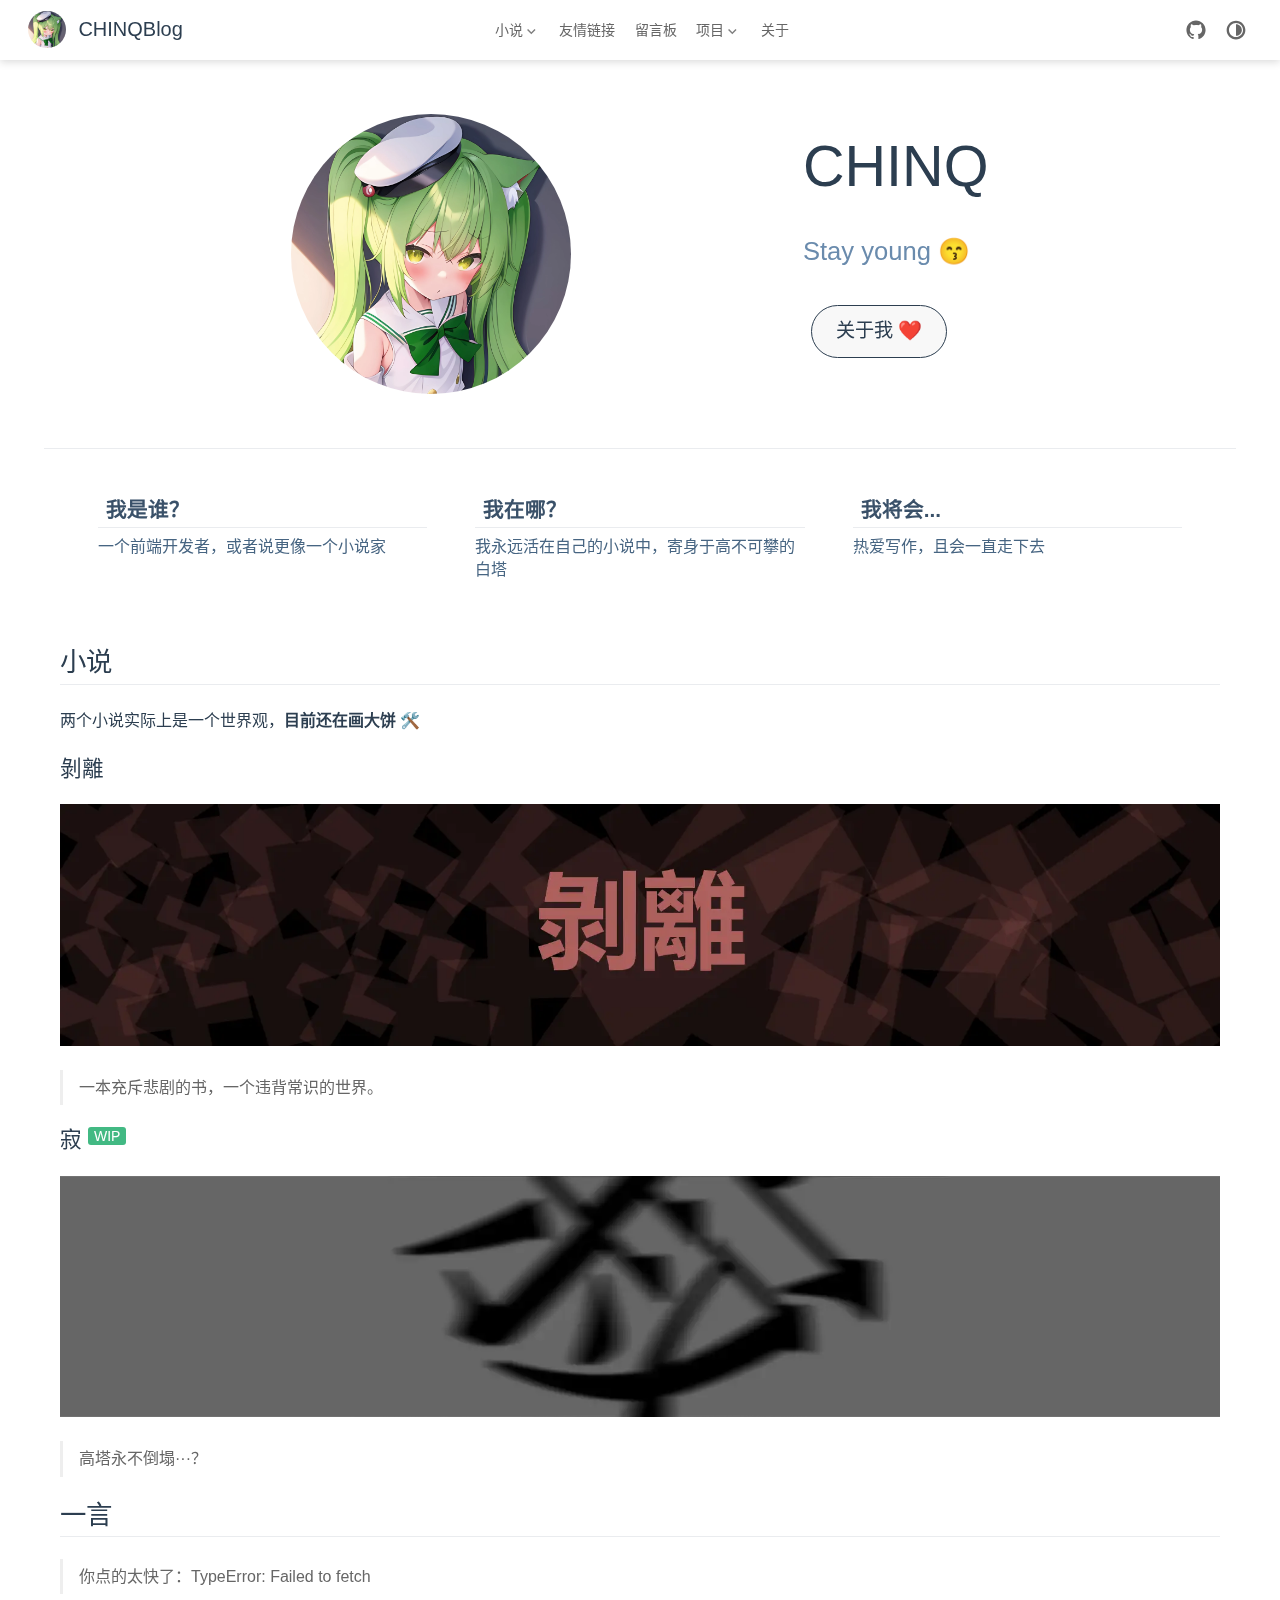
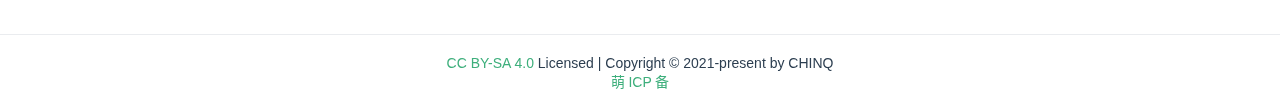
<file: index.html>
<!DOCTYPE html>
<html lang="zh-CN" data-theme="light">
  <head>
    <meta charset="utf-8" />
    <meta name="viewport" content="width=device-width,initial-scale=1" />
    <meta name="generator" content="VuePress 2.0.0-beta.59" />
    <meta name="theme" content="VuePress Theme Hope" />
    <meta property="og:url" content="https://www.chinq.xyz/"><meta property="og:site_name" content="CHINQBlog"><meta property="og:title" content="主页"><meta property="og:description" content="小说 两个小说实际上是一个世界观，目前还在画大饼 🛠️ 剝離 ![undefinedbanner (/assets/imgs/novels/undefinedbanner.webp)](/novels/undefined.md) 一本充斥悲剧的书，一个违背常识的世界。 寂 ![silentbanner (/assets/imgs/novels/sil..."><meta property="og:type" content="website"><meta property="og:updated_time" content="2022-12-11T06:08:05.000Z"><meta property="og:locale" content="zh-CN"><meta property="article:modified_time" content="2022-12-11T06:08:05.000Z"><link rel="manifest" href="/manifest.webmanifest"><meta name="theme-color" content="#3eaf7c"><link rel="icon" href="/assets/imgs/icons/favicon-192x192.png"><link rel="apple-touch-icon" href="/assets/imgs/icons/favicon-192x192.png"><title>主页 | CHINQBlog</title><meta name="description" content="小说 两个小说实际上是一个世界观，目前还在画大饼 🛠️ 剝離 ![undefinedbanner (/assets/imgs/novels/undefinedbanner.webp)](/novels/undefined.md) 一本充斥悲剧的书，一个违背常识的世界。 寂 ![silentbanner (/assets/imgs/novels/sil...">
    <style>
      :root {
        --bg-color: #fff;
      }

      html[data-theme="dark"] {
        --bg-color: #1d2025;
      }

      html,
      body {
        background: var(--bg-color);
      }
    </style>
    <script>
      const userMode = localStorage.getItem("vuepress-theme-hope-scheme");
      const systemDarkMode =
        window.matchMedia &&
        window.matchMedia("(prefers-color-scheme: dark)").matches;

      if (userMode === "dark" || (userMode !== "light" && systemDarkMode)) {
        document.querySelector("html").setAttribute("data-theme", "dark");
      }
    </script>
    <link rel="preload" href="/assets/style-93816b7b.css" as="style"><link rel="stylesheet" href="/assets/style-93816b7b.css">
    <link rel="modulepreload" href="/assets/app-7c7adbe4.js"><link rel="modulepreload" href="/assets/framework-7146a8c9.js"><link rel="modulepreload" href="/assets/index.html-891f88a5.js"><link rel="modulepreload" href="/assets/silent_banner-d912d6e5.js"><link rel="modulepreload" href="/assets/index.html-a634930b.js"><link rel="prefetch" href="/assets/index.html-0d34e89c.js" as="script"><link rel="prefetch" href="/assets/index.html-74a29386.js" as="script"><link rel="prefetch" href="/assets/index.html-dcef21cf.js" as="script"><link rel="prefetch" href="/assets/index.html-d102ed6a.js" as="script"><link rel="prefetch" href="/assets/silent.html-c6f75f31.js" as="script"><link rel="prefetch" href="/assets/undefined.html-23b0f994.js" as="script"><link rel="prefetch" href="/assets/404.html-1e4e900e.js" as="script"><link rel="prefetch" href="/assets/index.html-7737e9f5.js" as="script"><link rel="prefetch" href="/assets/index.html-490bdebd.js" as="script"><link rel="prefetch" href="/assets/index.html-6ce9cf96.js" as="script"><link rel="prefetch" href="/assets/index.html-20e6e57f.js" as="script"><link rel="prefetch" href="/assets/silent.html-a4b2692c.js" as="script"><link rel="prefetch" href="/assets/undefined.html-66666f25.js" as="script"><link rel="prefetch" href="/assets/404.html-327017ec.js" as="script"><link rel="prefetch" href="/assets/photoswipe.esm-a9093b7c.js" as="script"><link rel="prefetch" href="/assets/giscus-cb5b3b13.js" as="script"><link rel="prefetch" href="/assets/friendlink-f0e5b8eb.js" as="script"><link rel="prefetch" href="/assets/hitokoto-d32e6290.js" as="script">
  </head>
  <body>
    <div id="app"><!--[--><!--[--><!--[--><span tabindex="-1"></span><a href="#main-content" class="skip-link sr-only">跳至主要內容</a><!--]--><div class="theme-container no-sidebar"><!--[--><!--[--><header class="navbar"><div class="navbar-left"><button class="toggle-sidebar-button" title="Toggle Sidebar"><span class="icon"></span></button><!--[--><!----><!--]--><a aria-current="page" href="/" class="router-link-active router-link-exact-active brand"><img class="logo" src="/assets/imgs/icons/avatar.webp" alt="CHINQBlog"><!----><span class="site-name hide-in-pad">CHINQBlog</span></a><!--[--><!----><!--]--></div><div class="navbar-center"><!--[--><!----><!--]--><nav class="nav-links"><div class="nav-item hide-in-mobile"><div class="dropdown-wrapper"><button class="dropdown-title" type="button" aria-label="小说"><span class="title"><span class="icon iconfont icon-read"></span>小说</span><span class="arrow"></span><ul class="nav-dropdown"><li class="dropdown-item"><a href="/novels/undefined.html" class="nav-link" aria-label="剝離"><!---->剝離<!----></a></li><li class="dropdown-item"><a href="/novels/silent.html" class="nav-link" aria-label="寂"><span class="icon iconfont icon-edit"></span>寂<!----></a></li></ul></button></div></div><div class="nav-item hide-in-mobile"><a href="/links/" class="nav-link" aria-label="友情链接"><span class="icon iconfont icon-link"></span>友情链接<!----></a></div><div class="nav-item hide-in-mobile"><a href="/comments/" class="nav-link" aria-label="留言板"><span class="icon iconfont icon-comment"></span>留言板<!----></a></div><div class="nav-item hide-in-mobile"><div class="dropdown-wrapper"><button class="dropdown-title" type="button" aria-label="项目"><span class="title"><span class="icon iconfont icon-folder"></span>项目</span><span class="arrow"></span><ul class="nav-dropdown"><li class="dropdown-item"><a href="https://rpe.chinq.xyz" rel="noopener noreferrer" target="_blank" aria-label="RPE Guide" class="nav-link"><!---->RPE Guide<span><svg class="external-link-icon" xmlns="http://www.w3.org/2000/svg" aria-hidden="true" focusable="false" x="0px" y="0px" viewBox="0 0 100 100" width="15" height="15"><path fill="currentColor" d="M18.8,85.1h56l0,0c2.2,0,4-1.8,4-4v-32h-8v28h-48v-48h28v-8h-32l0,0c-2.2,0-4,1.8-4,4v56C14.8,83.3,16.6,85.1,18.8,85.1z"></path><polygon fill="currentColor" points="45.7,48.7 51.3,54.3 77.2,28.5 77.2,37.2 85.2,37.2 85.2,14.9 62.8,14.9 62.8,22.9 71.5,22.9"></polygon></svg><span class="external-link-icon-sr-only">open in new window</span></span><!----></a></li><li class="dropdown-item"><a href="https://todos.chinq.xyz" rel="noopener noreferrer" target="_blank" aria-label="Todos!" class="nav-link"><!---->Todos!<span><svg class="external-link-icon" xmlns="http://www.w3.org/2000/svg" aria-hidden="true" focusable="false" x="0px" y="0px" viewBox="0 0 100 100" width="15" height="15"><path fill="currentColor" d="M18.8,85.1h56l0,0c2.2,0,4-1.8,4-4v-32h-8v28h-48v-48h28v-8h-32l0,0c-2.2,0-4,1.8-4,4v56C14.8,83.3,16.6,85.1,18.8,85.1z"></path><polygon fill="currentColor" points="45.7,48.7 51.3,54.3 77.2,28.5 77.2,37.2 85.2,37.2 85.2,14.9 62.8,14.9 62.8,22.9 71.5,22.9"></polygon></svg><span class="external-link-icon-sr-only">open in new window</span></span><!----></a></li></ul></button></div></div><div class="nav-item hide-in-mobile"><a href="/about/" class="nav-link" aria-label="关于"><span class="icon iconfont icon-like"></span>关于<!----></a></div></nav><!--[--><!----><!--]--></div><div class="navbar-right"><!--[--><!----><!--]--><!----><div class="nav-item"><a class="repo-link" href="https://github.com/CQBerry/self" target="_blank" rel="noopener noreferrer" aria-label="GitHub"><svg xmlns="http://www.w3.org/2000/svg" class="icon github-icon" viewBox="0 0 1024 1024" fill="currentColor" aria-label="github icon" style="width:1.25rem;height:1.25rem;vertical-align:middle;"><path d="M511.957 21.333C241.024 21.333 21.333 240.981 21.333 512c0 216.832 140.544 400.725 335.574 465.664 24.49 4.395 32.256-10.07 32.256-23.083 0-11.69.256-44.245 0-85.205-136.448 29.61-164.736-64.64-164.736-64.64-22.315-56.704-54.4-71.765-54.4-71.765-44.587-30.464 3.285-29.824 3.285-29.824 49.195 3.413 75.179 50.517 75.179 50.517 43.776 75.008 114.816 53.333 142.762 40.79 4.523-31.66 17.152-53.377 31.19-65.537-108.971-12.458-223.488-54.485-223.488-242.602 0-53.547 19.114-97.323 50.517-131.67-5.035-12.33-21.93-62.293 4.779-129.834 0 0 41.258-13.184 134.912 50.346a469.803 469.803 0 0 1 122.88-16.554c41.642.213 83.626 5.632 122.88 16.554 93.653-63.488 134.784-50.346 134.784-50.346 26.752 67.541 9.898 117.504 4.864 129.834 31.402 34.347 50.474 78.123 50.474 131.67 0 188.586-114.73 230.016-224.042 242.09 17.578 15.232 33.578 44.672 33.578 90.454v135.85c0 13.142 7.936 27.606 32.854 22.87C862.25 912.597 1002.667 728.747 1002.667 512c0-271.019-219.648-490.667-490.71-490.667z"></path></svg></a></div><div class="nav-item hide-in-mobile"><button id="appearance-switch"><svg xmlns="http://www.w3.org/2000/svg" class="icon auto-icon" viewBox="0 0 1024 1024" fill="currentColor" aria-label="auto icon" style="display:block;"><path d="M512 992C246.92 992 32 777.08 32 512S246.92 32 512 32s480 214.92 480 480-214.92 480-480 480zm0-840c-198.78 0-360 161.22-360 360 0 198.84 161.22 360 360 360s360-161.16 360-360c0-198.78-161.22-360-360-360zm0 660V212c165.72 0 300 134.34 300 300 0 165.72-134.28 300-300 300z"></path></svg><svg xmlns="http://www.w3.org/2000/svg" class="icon dark-icon" viewBox="0 0 1024 1024" fill="currentColor" aria-label="dark icon" style="display:none;"><path d="M524.8 938.667h-4.267a439.893 439.893 0 0 1-313.173-134.4 446.293 446.293 0 0 1-11.093-597.334A432.213 432.213 0 0 1 366.933 90.027a42.667 42.667 0 0 1 45.227 9.386 42.667 42.667 0 0 1 10.24 42.667 358.4 358.4 0 0 0 82.773 375.893 361.387 361.387 0 0 0 376.747 82.774 42.667 42.667 0 0 1 54.187 55.04 433.493 433.493 0 0 1-99.84 154.88 438.613 438.613 0 0 1-311.467 128z"></path></svg><svg xmlns="http://www.w3.org/2000/svg" class="icon light-icon" viewBox="0 0 1024 1024" fill="currentColor" aria-label="light icon" style="display:none;"><path d="M952 552h-80a40 40 0 0 1 0-80h80a40 40 0 0 1 0 80zM801.88 280.08a41 41 0 0 1-57.96-57.96l57.96-58a41.04 41.04 0 0 1 58 58l-58 57.96zM512 752a240 240 0 1 1 0-480 240 240 0 0 1 0 480zm0-560a40 40 0 0 1-40-40V72a40 40 0 0 1 80 0v80a40 40 0 0 1-40 40zm-289.88 88.08-58-57.96a41.04 41.04 0 0 1 58-58l57.96 58a41 41 0 0 1-57.96 57.96zM192 512a40 40 0 0 1-40 40H72a40 40 0 0 1 0-80h80a40 40 0 0 1 40 40zm30.12 231.92a41 41 0 0 1 57.96 57.96l-57.96 58a41.04 41.04 0 0 1-58-58l58-57.96zM512 832a40 40 0 0 1 40 40v80a40 40 0 0 1-80 0v-80a40 40 0 0 1 40-40zm289.88-88.08 58 57.96a41.04 41.04 0 0 1-58 58l-57.96-58a41 41 0 0 1 57.96-57.96z"></path></svg></button></div><!----><!--[--><!----><!--]--><button class="toggle-navbar-button" aria-label="Toggle Navbar" aria-expanded="false" aria-controls="nav-screen"><span class="button-container"><span class="button-top"></span><span class="button-middle"></span><span class="button-bottom"></span></span></button></div></header><!----><!--]--><!----><div class="toggle-sidebar-wrapper"><span class="arrow left"></span></div><aside class="sidebar"><!--[--><!----><!--]--><ul class="sidebar-links"></ul><!--[--><!----><!--]--></aside><!--[--><main class="home project" id="main-content" aria-labelledby="main-title"><!----><header class="hero"><!--[--><img class="" src="/assets/imgs/icons/avatar.webp" alt="CHINQ"><!--]--><div class="hero-info"><h1 id="main-title">CHINQ</h1><p class="description">Stay young 😙</p><p class="actions"><a href="/about/" class="nav-link action-button default" aria-label="关于我 ❤️"><!---->关于我 ❤️<!----></a></p></div></header><div class="features"><div class="feature"><h2><span class="icon iconfont icon-info"></span><span>我是谁？</span></h2><p>一个前端开发者，或者说更像一个小说家</p></div><div class="feature"><h2><span class="icon iconfont icon-sitemap"></span><span>我在哪？</span></h2><p>我永远活在自己的小说中，寄身于高不可攀的白塔</p></div><div class="feature"><h2><span class="icon iconfont icon-arrow"></span><span>我将会...</span></h2><p>热爱写作，且会一直走下去</p></div></div><!----><div class="theme-hope-content custom"><h2 id="小说" tabindex="-1"><a class="header-anchor" href="#小说" aria-hidden="true">#</a> 小说</h2><p>两个小说实际上是一个世界观，<strong>目前还在画大饼</strong> 🛠️</p><h3 id="剝離" tabindex="-1"><a class="header-anchor" href="#剝離" aria-hidden="true">#</a> 剝離</h3><p><a href="/novels/undefined.html" class=""><img src="/assets/imgs/novels/undefined_banner.webp" alt="undefined_banner" loading="lazy"></a></p><blockquote><p>一本充斥悲剧的书，一个违背常识的世界。</p></blockquote><h3 id="寂" tabindex="-1"><a class="header-anchor" href="#寂" aria-hidden="true">#</a> 寂 <span class="badge tip" style="vertical-align:top;">WIP</span></h3><p><a href="/novels/silent.html" class=""><img src="/assets/imgs/novels/silent_banner.webp" alt="silent_banner" loading="lazy"></a></p><blockquote><p>高塔永不倒塌···？</p></blockquote><h2 id="一言" tabindex="-1"><a class="header-anchor" href="#一言" aria-hidden="true">#</a> 一言</h2><blockquote data-v-ba9b33c3><p title="这已经是你第 0 次刷新一言了！" data-v-ba9b33c3></p></blockquote></div><!----></main><!--]--><footer class="footer-wrapper"><div class="footer"><a href="https://creativecommons.org/licenses/by-sa/4.0/deed.zh">CC BY-SA 4.0</a> Licensed | Copyright © 2021-present by CHINQ<br><a href="https://icp.gov.moe/?keyword=20206624">萌 ICP 备</a></div><!----></footer><!--]--></div><!--]--><!----><!--]--></div>
    <script type="module" src="/assets/app-7c7adbe4.js" defer></script>
  </body>
</html>
</file>
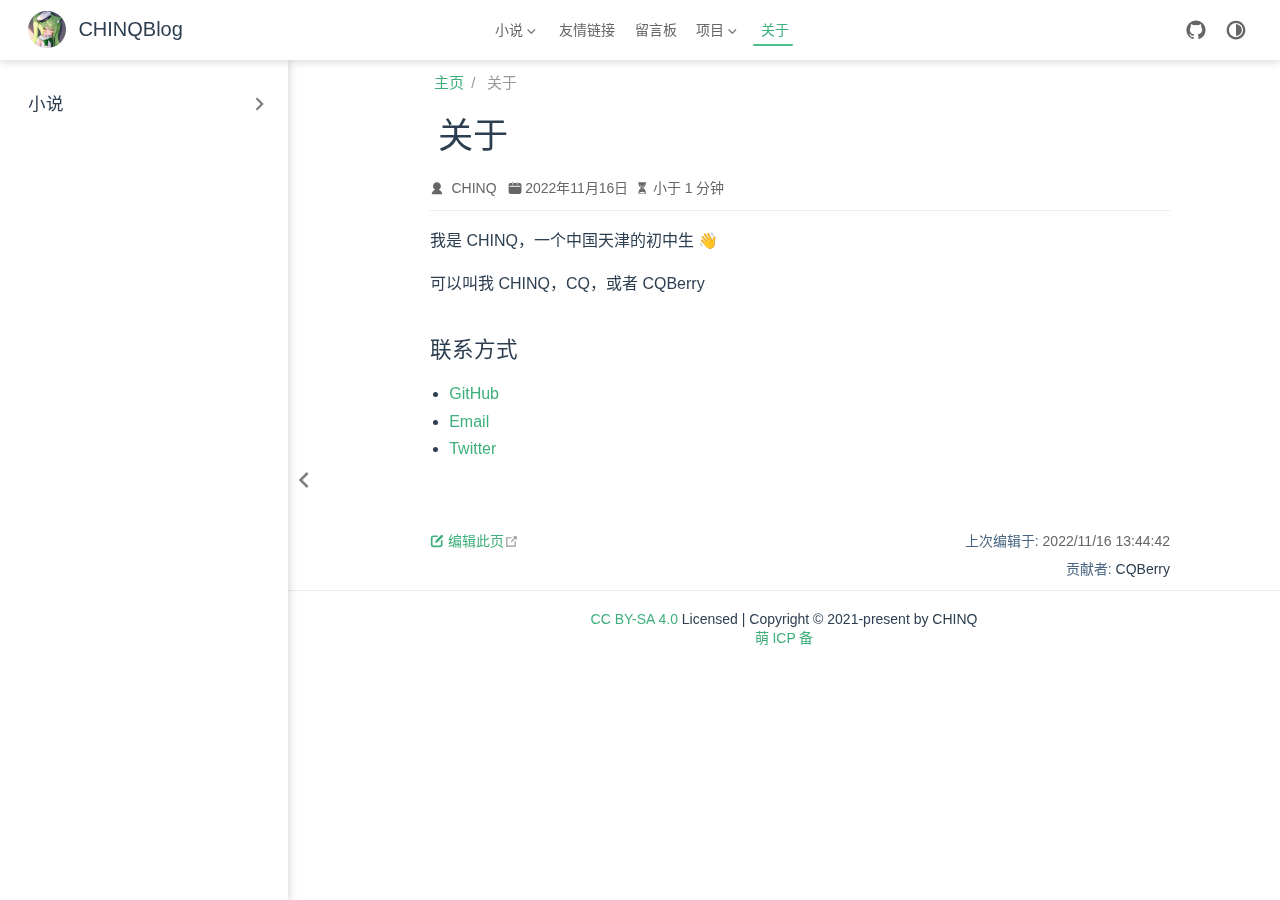
<file: about/index.html>
<!DOCTYPE html>
<html lang="zh-CN" data-theme="light">
  <head>
    <meta charset="utf-8" />
    <meta name="viewport" content="width=device-width,initial-scale=1" />
    <meta name="generator" content="VuePress 2.0.0-beta.59" />
    <meta name="theme" content="VuePress Theme Hope" />
    <meta property="og:url" content="https://www.chinq.xyz/about/"><meta property="og:site_name" content="CHINQBlog"><meta property="og:title" content="关于"><meta property="og:description" content="我是 CHINQ，一个中国天津的初中生 👋 可以叫我 CHINQ，CQ，或者 CQBerry 联系方式 GitHub; Email; Twitter;"><meta property="og:type" content="article"><meta property="og:updated_time" content="2022-11-16T13:44:42.000Z"><meta property="og:locale" content="zh-CN"><meta property="article:modified_time" content="2022-11-16T13:44:42.000Z"><link rel="manifest" href="/manifest.webmanifest"><meta name="theme-color" content="#3eaf7c"><link rel="icon" href="/assets/imgs/icons/favicon-192x192.png"><link rel="apple-touch-icon" href="/assets/imgs/icons/favicon-192x192.png"><title>关于 | CHINQBlog</title><meta name="description" content="我是 CHINQ，一个中国天津的初中生 👋 可以叫我 CHINQ，CQ，或者 CQBerry 联系方式 GitHub; Email; Twitter;">
    <style>
      :root {
        --bg-color: #fff;
      }

      html[data-theme="dark"] {
        --bg-color: #1d2025;
      }

      html,
      body {
        background: var(--bg-color);
      }
    </style>
    <script>
      const userMode = localStorage.getItem("vuepress-theme-hope-scheme");
      const systemDarkMode =
        window.matchMedia &&
        window.matchMedia("(prefers-color-scheme: dark)").matches;

      if (userMode === "dark" || (userMode !== "light" && systemDarkMode)) {
        document.querySelector("html").setAttribute("data-theme", "dark");
      }
    </script>
    <link rel="preload" href="/assets/style-93816b7b.css" as="style"><link rel="stylesheet" href="/assets/style-93816b7b.css">
    <link rel="modulepreload" href="/assets/app-7c7adbe4.js"><link rel="modulepreload" href="/assets/framework-7146a8c9.js"><link rel="modulepreload" href="/assets/index.html-7737e9f5.js"><link rel="modulepreload" href="/assets/index.html-0d34e89c.js"><link rel="prefetch" href="/assets/index.html-a634930b.js" as="script"><link rel="prefetch" href="/assets/index.html-74a29386.js" as="script"><link rel="prefetch" href="/assets/index.html-dcef21cf.js" as="script"><link rel="prefetch" href="/assets/index.html-d102ed6a.js" as="script"><link rel="prefetch" href="/assets/silent.html-c6f75f31.js" as="script"><link rel="prefetch" href="/assets/undefined.html-23b0f994.js" as="script"><link rel="prefetch" href="/assets/404.html-1e4e900e.js" as="script"><link rel="prefetch" href="/assets/index.html-891f88a5.js" as="script"><link rel="prefetch" href="/assets/index.html-490bdebd.js" as="script"><link rel="prefetch" href="/assets/index.html-6ce9cf96.js" as="script"><link rel="prefetch" href="/assets/index.html-20e6e57f.js" as="script"><link rel="prefetch" href="/assets/silent.html-a4b2692c.js" as="script"><link rel="prefetch" href="/assets/undefined.html-66666f25.js" as="script"><link rel="prefetch" href="/assets/404.html-327017ec.js" as="script"><link rel="prefetch" href="/assets/photoswipe.esm-a9093b7c.js" as="script"><link rel="prefetch" href="/assets/giscus-cb5b3b13.js" as="script"><link rel="prefetch" href="/assets/friendlink-f0e5b8eb.js" as="script"><link rel="prefetch" href="/assets/hitokoto-d32e6290.js" as="script">
  </head>
  <body>
    <div id="app"><!--[--><!--[--><!--[--><span tabindex="-1"></span><a href="#main-content" class="skip-link sr-only">跳至主要內容</a><!--]--><div class="theme-container has-toc"><!--[--><!--[--><header class="navbar"><div class="navbar-left"><button class="toggle-sidebar-button" title="Toggle Sidebar"><span class="icon"></span></button><!--[--><!----><!--]--><a href="/" class="brand"><img class="logo" src="/assets/imgs/icons/avatar.webp" alt="CHINQBlog"><!----><span class="site-name hide-in-pad">CHINQBlog</span></a><!--[--><!----><!--]--></div><div class="navbar-center"><!--[--><!----><!--]--><nav class="nav-links"><div class="nav-item hide-in-mobile"><div class="dropdown-wrapper"><button class="dropdown-title" type="button" aria-label="小说"><span class="title"><span class="icon iconfont icon-read"></span>小说</span><span class="arrow"></span><ul class="nav-dropdown"><li class="dropdown-item"><a href="/novels/undefined.html" class="nav-link" aria-label="剝離"><!---->剝離<!----></a></li><li class="dropdown-item"><a href="/novels/silent.html" class="nav-link" aria-label="寂"><span class="icon iconfont icon-edit"></span>寂<!----></a></li></ul></button></div></div><div class="nav-item hide-in-mobile"><a href="/links/" class="nav-link" aria-label="友情链接"><span class="icon iconfont icon-link"></span>友情链接<!----></a></div><div class="nav-item hide-in-mobile"><a href="/comments/" class="nav-link" aria-label="留言板"><span class="icon iconfont icon-comment"></span>留言板<!----></a></div><div class="nav-item hide-in-mobile"><div class="dropdown-wrapper"><button class="dropdown-title" type="button" aria-label="项目"><span class="title"><span class="icon iconfont icon-folder"></span>项目</span><span class="arrow"></span><ul class="nav-dropdown"><li class="dropdown-item"><a href="https://rpe.chinq.xyz" rel="noopener noreferrer" target="_blank" aria-label="RPE Guide" class="nav-link"><!---->RPE Guide<span><svg class="external-link-icon" xmlns="http://www.w3.org/2000/svg" aria-hidden="true" focusable="false" x="0px" y="0px" viewBox="0 0 100 100" width="15" height="15"><path fill="currentColor" d="M18.8,85.1h56l0,0c2.2,0,4-1.8,4-4v-32h-8v28h-48v-48h28v-8h-32l0,0c-2.2,0-4,1.8-4,4v56C14.8,83.3,16.6,85.1,18.8,85.1z"></path><polygon fill="currentColor" points="45.7,48.7 51.3,54.3 77.2,28.5 77.2,37.2 85.2,37.2 85.2,14.9 62.8,14.9 62.8,22.9 71.5,22.9"></polygon></svg><span class="external-link-icon-sr-only">open in new window</span></span><!----></a></li><li class="dropdown-item"><a href="https://todos.chinq.xyz" rel="noopener noreferrer" target="_blank" aria-label="Todos!" class="nav-link"><!---->Todos!<span><svg class="external-link-icon" xmlns="http://www.w3.org/2000/svg" aria-hidden="true" focusable="false" x="0px" y="0px" viewBox="0 0 100 100" width="15" height="15"><path fill="currentColor" d="M18.8,85.1h56l0,0c2.2,0,4-1.8,4-4v-32h-8v28h-48v-48h28v-8h-32l0,0c-2.2,0-4,1.8-4,4v56C14.8,83.3,16.6,85.1,18.8,85.1z"></path><polygon fill="currentColor" points="45.7,48.7 51.3,54.3 77.2,28.5 77.2,37.2 85.2,37.2 85.2,14.9 62.8,14.9 62.8,22.9 71.5,22.9"></polygon></svg><span class="external-link-icon-sr-only">open in new window</span></span><!----></a></li></ul></button></div></div><div class="nav-item hide-in-mobile"><a aria-current="page" href="/about/" class="router-link-active router-link-exact-active nav-link active" aria-label="关于"><span class="icon iconfont icon-like"></span>关于<!----></a></div></nav><!--[--><!----><!--]--></div><div class="navbar-right"><!--[--><!----><!--]--><!----><div class="nav-item"><a class="repo-link" href="https://github.com/CQBerry/self" target="_blank" rel="noopener noreferrer" aria-label="GitHub"><svg xmlns="http://www.w3.org/2000/svg" class="icon github-icon" viewBox="0 0 1024 1024" fill="currentColor" aria-label="github icon" style="width:1.25rem;height:1.25rem;vertical-align:middle;"><path d="M511.957 21.333C241.024 21.333 21.333 240.981 21.333 512c0 216.832 140.544 400.725 335.574 465.664 24.49 4.395 32.256-10.07 32.256-23.083 0-11.69.256-44.245 0-85.205-136.448 29.61-164.736-64.64-164.736-64.64-22.315-56.704-54.4-71.765-54.4-71.765-44.587-30.464 3.285-29.824 3.285-29.824 49.195 3.413 75.179 50.517 75.179 50.517 43.776 75.008 114.816 53.333 142.762 40.79 4.523-31.66 17.152-53.377 31.19-65.537-108.971-12.458-223.488-54.485-223.488-242.602 0-53.547 19.114-97.323 50.517-131.67-5.035-12.33-21.93-62.293 4.779-129.834 0 0 41.258-13.184 134.912 50.346a469.803 469.803 0 0 1 122.88-16.554c41.642.213 83.626 5.632 122.88 16.554 93.653-63.488 134.784-50.346 134.784-50.346 26.752 67.541 9.898 117.504 4.864 129.834 31.402 34.347 50.474 78.123 50.474 131.67 0 188.586-114.73 230.016-224.042 242.09 17.578 15.232 33.578 44.672 33.578 90.454v135.85c0 13.142 7.936 27.606 32.854 22.87C862.25 912.597 1002.667 728.747 1002.667 512c0-271.019-219.648-490.667-490.71-490.667z"></path></svg></a></div><div class="nav-item hide-in-mobile"><button id="appearance-switch"><svg xmlns="http://www.w3.org/2000/svg" class="icon auto-icon" viewBox="0 0 1024 1024" fill="currentColor" aria-label="auto icon" style="display:block;"><path d="M512 992C246.92 992 32 777.08 32 512S246.92 32 512 32s480 214.92 480 480-214.92 480-480 480zm0-840c-198.78 0-360 161.22-360 360 0 198.84 161.22 360 360 360s360-161.16 360-360c0-198.78-161.22-360-360-360zm0 660V212c165.72 0 300 134.34 300 300 0 165.72-134.28 300-300 300z"></path></svg><svg xmlns="http://www.w3.org/2000/svg" class="icon dark-icon" viewBox="0 0 1024 1024" fill="currentColor" aria-label="dark icon" style="display:none;"><path d="M524.8 938.667h-4.267a439.893 439.893 0 0 1-313.173-134.4 446.293 446.293 0 0 1-11.093-597.334A432.213 432.213 0 0 1 366.933 90.027a42.667 42.667 0 0 1 45.227 9.386 42.667 42.667 0 0 1 10.24 42.667 358.4 358.4 0 0 0 82.773 375.893 361.387 361.387 0 0 0 376.747 82.774 42.667 42.667 0 0 1 54.187 55.04 433.493 433.493 0 0 1-99.84 154.88 438.613 438.613 0 0 1-311.467 128z"></path></svg><svg xmlns="http://www.w3.org/2000/svg" class="icon light-icon" viewBox="0 0 1024 1024" fill="currentColor" aria-label="light icon" style="display:none;"><path d="M952 552h-80a40 40 0 0 1 0-80h80a40 40 0 0 1 0 80zM801.88 280.08a41 41 0 0 1-57.96-57.96l57.96-58a41.04 41.04 0 0 1 58 58l-58 57.96zM512 752a240 240 0 1 1 0-480 240 240 0 0 1 0 480zm0-560a40 40 0 0 1-40-40V72a40 40 0 0 1 80 0v80a40 40 0 0 1-40 40zm-289.88 88.08-58-57.96a41.04 41.04 0 0 1 58-58l57.96 58a41 41 0 0 1-57.96 57.96zM192 512a40 40 0 0 1-40 40H72a40 40 0 0 1 0-80h80a40 40 0 0 1 40 40zm30.12 231.92a41 41 0 0 1 57.96 57.96l-57.96 58a41.04 41.04 0 0 1-58-58l58-57.96zM512 832a40 40 0 0 1 40 40v80a40 40 0 0 1-80 0v-80a40 40 0 0 1 40-40zm289.88-88.08 58 57.96a41.04 41.04 0 0 1-58 58l-57.96-58a41 41 0 0 1 57.96-57.96z"></path></svg></button></div><!----><!--[--><!----><!--]--><button class="toggle-navbar-button" aria-label="Toggle Navbar" aria-expanded="false" aria-controls="nav-screen"><span class="button-container"><span class="button-top"></span><span class="button-middle"></span><span class="button-bottom"></span></span></button></div></header><!----><!--]--><!----><div class="toggle-sidebar-wrapper"><span class="arrow left"></span></div><aside class="sidebar"><!--[--><!----><!--]--><ul class="sidebar-links"><li><section class="sidebar-group"><button class="sidebar-heading clickable"><span class="icon iconfont icon-read"></span><a href="/novels/" class="title">小说</a><span class="arrow right"></span></button><!----></section></li></ul><!--[--><!----><!--]--></aside><!--[--><main class="page" id="main-content"><!--[--><!----><nav class="breadcrumb disable"></nav><div class="page-title"><h1><span class="icon iconfont icon-like"></span>关于</h1><div class="page-info"><span class="author-info" aria-label="作者🖊" data-balloon-pos="down"><svg xmlns="http://www.w3.org/2000/svg" class="icon author-icon" viewBox="0 0 1024 1024" fill="currentColor" aria-label="author icon"><path d="M649.6 633.6c86.4-48 147.2-144 147.2-249.6 0-160-128-288-288-288s-288 128-288 288c0 108.8 57.6 201.6 147.2 249.6-121.6 48-214.4 153.6-240 288-3.2 9.6 0 19.2 6.4 25.6 3.2 9.6 12.8 12.8 22.4 12.8h704c9.6 0 19.2-3.2 25.6-12.8 6.4-6.4 9.6-16 6.4-25.6-25.6-134.4-121.6-240-243.2-288z"></path></svg><span><span class="author-item">CHINQ</span></span><span property="author" content="CHINQ"></span></span><!----><span class="date-info" aria-label="写作日期📅" data-balloon-pos="down"><svg xmlns="http://www.w3.org/2000/svg" class="icon calendar-icon" viewBox="0 0 1024 1024" fill="currentColor" aria-label="calendar icon"><path d="M716.4 110.137c0-18.753-14.72-33.473-33.472-33.473-18.753 0-33.473 14.72-33.473 33.473v33.473h66.993v-33.473zm-334.87 0c0-18.753-14.72-33.473-33.473-33.473s-33.52 14.72-33.52 33.473v33.473h66.993v-33.473zm468.81 33.52H716.4v100.465c0 18.753-14.72 33.473-33.472 33.473a33.145 33.145 0 01-33.473-33.473V143.657H381.53v100.465c0 18.753-14.72 33.473-33.473 33.473a33.145 33.145 0 01-33.473-33.473V143.657H180.6A134.314 134.314 0 0046.66 277.595v535.756A134.314 134.314 0 00180.6 947.289h669.74a134.36 134.36 0 00133.94-133.938V277.595a134.314 134.314 0 00-133.94-133.938zm33.473 267.877H147.126a33.145 33.145 0 01-33.473-33.473c0-18.752 14.72-33.473 33.473-33.473h736.687c18.752 0 33.472 14.72 33.472 33.473a33.145 33.145 0 01-33.472 33.473z"></path></svg><span><!----></span><meta property="datePublished" content="2022-11-16T13:44:42.000Z"></span><!----><!----><span class="reading-time-info" aria-label="阅读时间⌛" data-balloon-pos="down"><svg xmlns="http://www.w3.org/2000/svg" class="icon timer-icon" viewBox="0 0 1024 1024" fill="currentColor" aria-label="timer icon"><path d="M799.387 122.15c4.402-2.978 7.38-7.897 7.38-13.463v-1.165c0-8.933-7.38-16.312-16.312-16.312H256.33c-8.933 0-16.311 7.38-16.311 16.312v1.165c0 5.825 2.977 10.874 7.637 13.592 4.143 194.44 97.22 354.963 220.201 392.763-122.204 37.542-214.893 196.511-220.2 389.397-4.661 5.049-7.638 11.651-7.638 19.03v5.825h566.49v-5.825c0-7.379-2.849-13.981-7.509-18.9-5.049-193.016-97.867-351.985-220.2-389.527 123.24-37.67 216.446-198.453 220.588-392.892zM531.16 450.445v352.632c117.674 1.553 211.787 40.778 211.787 88.676H304.097c0-48.286 95.149-87.382 213.728-88.676V450.445c-93.077-3.107-167.901-81.297-167.901-177.093 0-8.803 6.99-15.793 15.793-15.793 8.803 0 15.794 6.99 15.794 15.793 0 80.261 63.69 145.635 142.01 145.635s142.011-65.374 142.011-145.635c0-8.803 6.99-15.793 15.794-15.793s15.793 6.99 15.793 15.793c0 95.019-73.789 172.82-165.96 177.093z"></path></svg><span>小于 1 分钟</span><meta property="timeRequired" content="PT1M"></span></div><hr></div><div class="toc-place-holder"><aside id="toc"><div class="toc-header">此页内容</div><div class="toc-wrapper"><ul class="toc-list"><!--[--><li class="toc-item"><a aria-current="page" href="/about/#联系方式" class="router-link-active router-link-exact-active toc-link level3">联系方式</a></li><!----><!--]--></ul></div></aside></div><!----><div class="theme-hope-content"><h1 id="关于" tabindex="-1"><a class="header-anchor" href="#关于" aria-hidden="true">#</a> 关于</h1><p>我是 CHINQ，一个中国天津的初中生 👋</p><p>可以叫我 CHINQ，CQ，或者 CQBerry</p><h3 id="联系方式" tabindex="-1"><a class="header-anchor" href="#联系方式" aria-hidden="true">#</a> 联系方式</h3><ul><li><a href="https://github.com/CQBerry">GitHub</a></li><li><a href="mailto:cqbery@gmail.com">Email</a></li><li><a href="https://twitter.com/CQBerry2">Twitter</a></li></ul></div><!----><footer class="page-meta"><div class="meta-item edit-link"><a href="https://github.com/CQBerry/self/edit/main/src/about/README.md" rel="noopener noreferrer" target="_blank" aria-label="编辑此页" class="nav-link label"><!--[--><svg xmlns="http://www.w3.org/2000/svg" class="icon edit-icon" viewBox="0 0 1024 1024" fill="currentColor" aria-label="edit icon"><path d="M430.818 653.65a60.46 60.46 0 0 1-50.96-93.281l71.69-114.012 7.773-10.365L816.038 80.138A60.46 60.46 0 0 1 859.225 62a60.46 60.46 0 0 1 43.186 18.138l43.186 43.186a60.46 60.46 0 0 1 0 86.373L588.879 565.55l-8.637 8.637-117.466 68.234a60.46 60.46 0 0 1-31.958 11.229z"></path><path d="M728.802 962H252.891A190.883 190.883 0 0 1 62.008 771.98V296.934a190.883 190.883 0 0 1 190.883-192.61h267.754a60.46 60.46 0 0 1 0 120.92H252.891a69.962 69.962 0 0 0-69.098 69.099V771.98a69.962 69.962 0 0 0 69.098 69.098h475.911A69.962 69.962 0 0 0 797.9 771.98V503.363a60.46 60.46 0 1 1 120.922 0V771.98A190.883 190.883 0 0 1 728.802 962z"></path></svg><!--]-->编辑此页<span><svg class="external-link-icon" xmlns="http://www.w3.org/2000/svg" aria-hidden="true" focusable="false" x="0px" y="0px" viewBox="0 0 100 100" width="15" height="15"><path fill="currentColor" d="M18.8,85.1h56l0,0c2.2,0,4-1.8,4-4v-32h-8v28h-48v-48h28v-8h-32l0,0c-2.2,0-4,1.8-4,4v56C14.8,83.3,16.6,85.1,18.8,85.1z"></path><polygon fill="currentColor" points="45.7,48.7 51.3,54.3 77.2,28.5 77.2,37.2 85.2,37.2 85.2,14.9 62.8,14.9 62.8,22.9 71.5,22.9"></polygon></svg><span class="external-link-icon-sr-only">open in new window</span></span><!----></a></div><div class="meta-item update-time"><span class="label">上次编辑于: </span><!----></div><div class="meta-item contributors"><span class="label">贡献者: </span><!--[--><!--[--><span class="contributor" title="email: chinq6624@gmail.com">CQBerry</span><!--]--><!--]--></div></footer><!----><div class="giscus-wrapper input-top" style="display:none;"><div style="text-align:center">Loading...</div></div><!----><!--]--></main><!--]--><footer class="footer-wrapper"><div class="footer"><a href="https://creativecommons.org/licenses/by-sa/4.0/deed.zh">CC BY-SA 4.0</a> Licensed | Copyright © 2021-present by CHINQ<br><a href="https://icp.gov.moe/?keyword=20206624">萌 ICP 备</a></div><!----></footer><!--]--></div><!--]--><!----><!--]--></div>
    <script type="module" src="/assets/app-7c7adbe4.js" defer></script>
  </body>
</html>
</file>
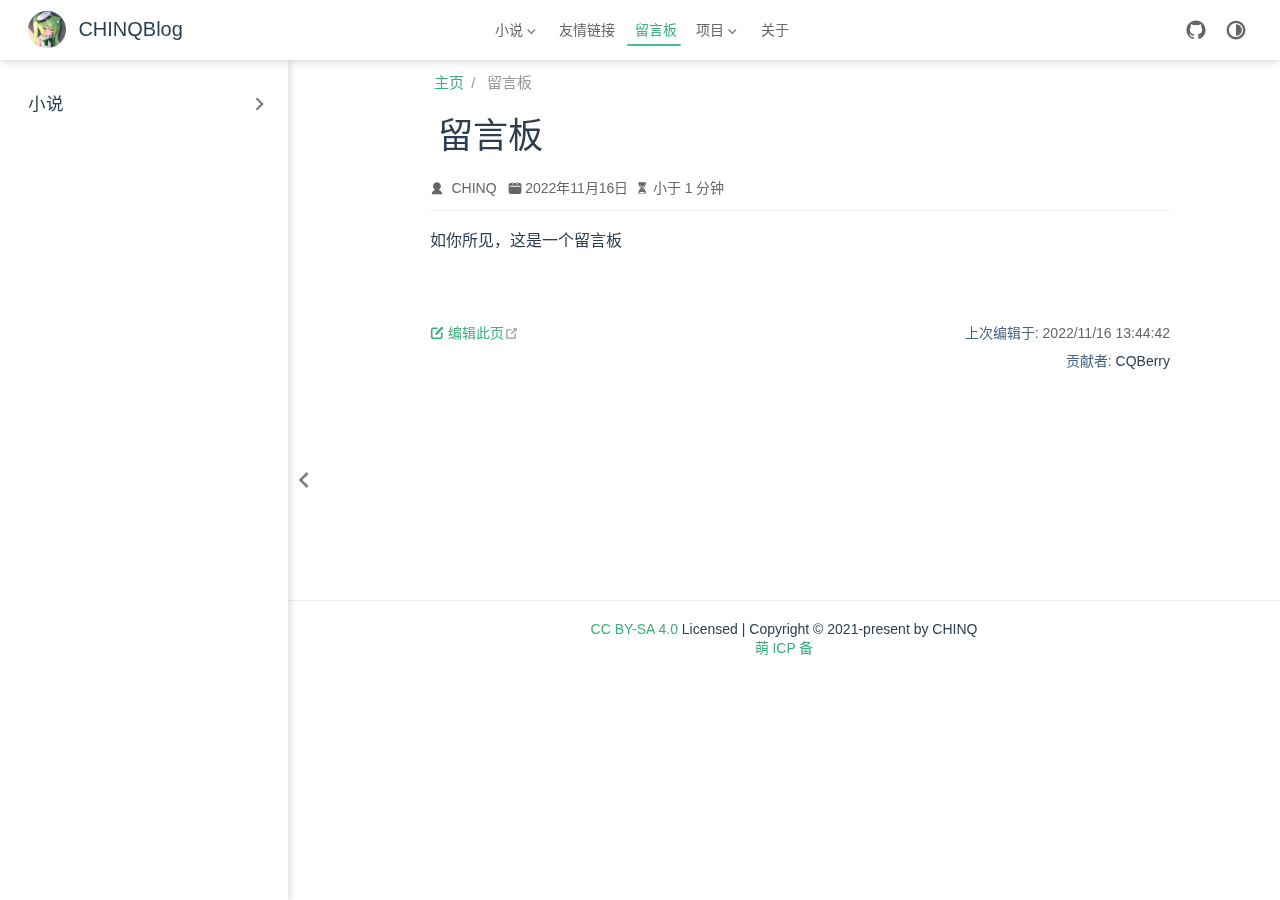
<file: comments/index.html>
<!DOCTYPE html>
<html lang="zh-CN" data-theme="light">
  <head>
    <meta charset="utf-8" />
    <meta name="viewport" content="width=device-width,initial-scale=1" />
    <meta name="generator" content="VuePress 2.0.0-beta.59" />
    <meta name="theme" content="VuePress Theme Hope" />
    <meta property="og:url" content="https://www.chinq.xyz/comments/"><meta property="og:site_name" content="CHINQBlog"><meta property="og:title" content="留言板"><meta property="og:description" content="如你所见，这是一个留言板"><meta property="og:type" content="article"><meta property="og:updated_time" content="2022-11-16T13:44:42.000Z"><meta property="og:locale" content="zh-CN"><meta property="article:modified_time" content="2022-11-16T13:44:42.000Z"><link rel="manifest" href="/manifest.webmanifest"><meta name="theme-color" content="#3eaf7c"><link rel="icon" href="/assets/imgs/icons/favicon-192x192.png"><link rel="apple-touch-icon" href="/assets/imgs/icons/favicon-192x192.png"><title>留言板 | CHINQBlog</title><meta name="description" content="如你所见，这是一个留言板">
    <style>
      :root {
        --bg-color: #fff;
      }

      html[data-theme="dark"] {
        --bg-color: #1d2025;
      }

      html,
      body {
        background: var(--bg-color);
      }
    </style>
    <script>
      const userMode = localStorage.getItem("vuepress-theme-hope-scheme");
      const systemDarkMode =
        window.matchMedia &&
        window.matchMedia("(prefers-color-scheme: dark)").matches;

      if (userMode === "dark" || (userMode !== "light" && systemDarkMode)) {
        document.querySelector("html").setAttribute("data-theme", "dark");
      }
    </script>
    <link rel="preload" href="/assets/style-93816b7b.css" as="style"><link rel="stylesheet" href="/assets/style-93816b7b.css">
    <link rel="modulepreload" href="/assets/app-7c7adbe4.js"><link rel="modulepreload" href="/assets/framework-7146a8c9.js"><link rel="modulepreload" href="/assets/index.html-74a29386.js"><link rel="modulepreload" href="/assets/index.html-490bdebd.js"><link rel="prefetch" href="/assets/index.html-a634930b.js" as="script"><link rel="prefetch" href="/assets/index.html-0d34e89c.js" as="script"><link rel="prefetch" href="/assets/index.html-dcef21cf.js" as="script"><link rel="prefetch" href="/assets/index.html-d102ed6a.js" as="script"><link rel="prefetch" href="/assets/silent.html-c6f75f31.js" as="script"><link rel="prefetch" href="/assets/undefined.html-23b0f994.js" as="script"><link rel="prefetch" href="/assets/404.html-1e4e900e.js" as="script"><link rel="prefetch" href="/assets/index.html-891f88a5.js" as="script"><link rel="prefetch" href="/assets/index.html-7737e9f5.js" as="script"><link rel="prefetch" href="/assets/index.html-6ce9cf96.js" as="script"><link rel="prefetch" href="/assets/index.html-20e6e57f.js" as="script"><link rel="prefetch" href="/assets/silent.html-a4b2692c.js" as="script"><link rel="prefetch" href="/assets/undefined.html-66666f25.js" as="script"><link rel="prefetch" href="/assets/404.html-327017ec.js" as="script"><link rel="prefetch" href="/assets/photoswipe.esm-a9093b7c.js" as="script"><link rel="prefetch" href="/assets/giscus-cb5b3b13.js" as="script"><link rel="prefetch" href="/assets/friendlink-f0e5b8eb.js" as="script"><link rel="prefetch" href="/assets/hitokoto-d32e6290.js" as="script">
  </head>
  <body>
    <div id="app"><!--[--><!--[--><!--[--><span tabindex="-1"></span><a href="#main-content" class="skip-link sr-only">跳至主要內容</a><!--]--><div class="theme-container has-toc"><!--[--><!--[--><header class="navbar"><div class="navbar-left"><button class="toggle-sidebar-button" title="Toggle Sidebar"><span class="icon"></span></button><!--[--><!----><!--]--><a href="/" class="brand"><img class="logo" src="/assets/imgs/icons/avatar.webp" alt="CHINQBlog"><!----><span class="site-name hide-in-pad">CHINQBlog</span></a><!--[--><!----><!--]--></div><div class="navbar-center"><!--[--><!----><!--]--><nav class="nav-links"><div class="nav-item hide-in-mobile"><div class="dropdown-wrapper"><button class="dropdown-title" type="button" aria-label="小说"><span class="title"><span class="icon iconfont icon-read"></span>小说</span><span class="arrow"></span><ul class="nav-dropdown"><li class="dropdown-item"><a href="/novels/undefined.html" class="nav-link" aria-label="剝離"><!---->剝離<!----></a></li><li class="dropdown-item"><a href="/novels/silent.html" class="nav-link" aria-label="寂"><span class="icon iconfont icon-edit"></span>寂<!----></a></li></ul></button></div></div><div class="nav-item hide-in-mobile"><a href="/links/" class="nav-link" aria-label="友情链接"><span class="icon iconfont icon-link"></span>友情链接<!----></a></div><div class="nav-item hide-in-mobile"><a aria-current="page" href="/comments/" class="router-link-active router-link-exact-active nav-link active" aria-label="留言板"><span class="icon iconfont icon-comment"></span>留言板<!----></a></div><div class="nav-item hide-in-mobile"><div class="dropdown-wrapper"><button class="dropdown-title" type="button" aria-label="项目"><span class="title"><span class="icon iconfont icon-folder"></span>项目</span><span class="arrow"></span><ul class="nav-dropdown"><li class="dropdown-item"><a href="https://rpe.chinq.xyz" rel="noopener noreferrer" target="_blank" aria-label="RPE Guide" class="nav-link"><!---->RPE Guide<span><svg class="external-link-icon" xmlns="http://www.w3.org/2000/svg" aria-hidden="true" focusable="false" x="0px" y="0px" viewBox="0 0 100 100" width="15" height="15"><path fill="currentColor" d="M18.8,85.1h56l0,0c2.2,0,4-1.8,4-4v-32h-8v28h-48v-48h28v-8h-32l0,0c-2.2,0-4,1.8-4,4v56C14.8,83.3,16.6,85.1,18.8,85.1z"></path><polygon fill="currentColor" points="45.7,48.7 51.3,54.3 77.2,28.5 77.2,37.2 85.2,37.2 85.2,14.9 62.8,14.9 62.8,22.9 71.5,22.9"></polygon></svg><span class="external-link-icon-sr-only">open in new window</span></span><!----></a></li><li class="dropdown-item"><a href="https://todos.chinq.xyz" rel="noopener noreferrer" target="_blank" aria-label="Todos!" class="nav-link"><!---->Todos!<span><svg class="external-link-icon" xmlns="http://www.w3.org/2000/svg" aria-hidden="true" focusable="false" x="0px" y="0px" viewBox="0 0 100 100" width="15" height="15"><path fill="currentColor" d="M18.8,85.1h56l0,0c2.2,0,4-1.8,4-4v-32h-8v28h-48v-48h28v-8h-32l0,0c-2.2,0-4,1.8-4,4v56C14.8,83.3,16.6,85.1,18.8,85.1z"></path><polygon fill="currentColor" points="45.7,48.7 51.3,54.3 77.2,28.5 77.2,37.2 85.2,37.2 85.2,14.9 62.8,14.9 62.8,22.9 71.5,22.9"></polygon></svg><span class="external-link-icon-sr-only">open in new window</span></span><!----></a></li></ul></button></div></div><div class="nav-item hide-in-mobile"><a href="/about/" class="nav-link" aria-label="关于"><span class="icon iconfont icon-like"></span>关于<!----></a></div></nav><!--[--><!----><!--]--></div><div class="navbar-right"><!--[--><!----><!--]--><!----><div class="nav-item"><a class="repo-link" href="https://github.com/CQBerry/self" target="_blank" rel="noopener noreferrer" aria-label="GitHub"><svg xmlns="http://www.w3.org/2000/svg" class="icon github-icon" viewBox="0 0 1024 1024" fill="currentColor" aria-label="github icon" style="width:1.25rem;height:1.25rem;vertical-align:middle;"><path d="M511.957 21.333C241.024 21.333 21.333 240.981 21.333 512c0 216.832 140.544 400.725 335.574 465.664 24.49 4.395 32.256-10.07 32.256-23.083 0-11.69.256-44.245 0-85.205-136.448 29.61-164.736-64.64-164.736-64.64-22.315-56.704-54.4-71.765-54.4-71.765-44.587-30.464 3.285-29.824 3.285-29.824 49.195 3.413 75.179 50.517 75.179 50.517 43.776 75.008 114.816 53.333 142.762 40.79 4.523-31.66 17.152-53.377 31.19-65.537-108.971-12.458-223.488-54.485-223.488-242.602 0-53.547 19.114-97.323 50.517-131.67-5.035-12.33-21.93-62.293 4.779-129.834 0 0 41.258-13.184 134.912 50.346a469.803 469.803 0 0 1 122.88-16.554c41.642.213 83.626 5.632 122.88 16.554 93.653-63.488 134.784-50.346 134.784-50.346 26.752 67.541 9.898 117.504 4.864 129.834 31.402 34.347 50.474 78.123 50.474 131.67 0 188.586-114.73 230.016-224.042 242.09 17.578 15.232 33.578 44.672 33.578 90.454v135.85c0 13.142 7.936 27.606 32.854 22.87C862.25 912.597 1002.667 728.747 1002.667 512c0-271.019-219.648-490.667-490.71-490.667z"></path></svg></a></div><div class="nav-item hide-in-mobile"><button id="appearance-switch"><svg xmlns="http://www.w3.org/2000/svg" class="icon auto-icon" viewBox="0 0 1024 1024" fill="currentColor" aria-label="auto icon" style="display:block;"><path d="M512 992C246.92 992 32 777.08 32 512S246.92 32 512 32s480 214.92 480 480-214.92 480-480 480zm0-840c-198.78 0-360 161.22-360 360 0 198.84 161.22 360 360 360s360-161.16 360-360c0-198.78-161.22-360-360-360zm0 660V212c165.72 0 300 134.34 300 300 0 165.72-134.28 300-300 300z"></path></svg><svg xmlns="http://www.w3.org/2000/svg" class="icon dark-icon" viewBox="0 0 1024 1024" fill="currentColor" aria-label="dark icon" style="display:none;"><path d="M524.8 938.667h-4.267a439.893 439.893 0 0 1-313.173-134.4 446.293 446.293 0 0 1-11.093-597.334A432.213 432.213 0 0 1 366.933 90.027a42.667 42.667 0 0 1 45.227 9.386 42.667 42.667 0 0 1 10.24 42.667 358.4 358.4 0 0 0 82.773 375.893 361.387 361.387 0 0 0 376.747 82.774 42.667 42.667 0 0 1 54.187 55.04 433.493 433.493 0 0 1-99.84 154.88 438.613 438.613 0 0 1-311.467 128z"></path></svg><svg xmlns="http://www.w3.org/2000/svg" class="icon light-icon" viewBox="0 0 1024 1024" fill="currentColor" aria-label="light icon" style="display:none;"><path d="M952 552h-80a40 40 0 0 1 0-80h80a40 40 0 0 1 0 80zM801.88 280.08a41 41 0 0 1-57.96-57.96l57.96-58a41.04 41.04 0 0 1 58 58l-58 57.96zM512 752a240 240 0 1 1 0-480 240 240 0 0 1 0 480zm0-560a40 40 0 0 1-40-40V72a40 40 0 0 1 80 0v80a40 40 0 0 1-40 40zm-289.88 88.08-58-57.96a41.04 41.04 0 0 1 58-58l57.96 58a41 41 0 0 1-57.96 57.96zM192 512a40 40 0 0 1-40 40H72a40 40 0 0 1 0-80h80a40 40 0 0 1 40 40zm30.12 231.92a41 41 0 0 1 57.96 57.96l-57.96 58a41.04 41.04 0 0 1-58-58l58-57.96zM512 832a40 40 0 0 1 40 40v80a40 40 0 0 1-80 0v-80a40 40 0 0 1 40-40zm289.88-88.08 58 57.96a41.04 41.04 0 0 1-58 58l-57.96-58a41 41 0 0 1 57.96-57.96z"></path></svg></button></div><!----><!--[--><!----><!--]--><button class="toggle-navbar-button" aria-label="Toggle Navbar" aria-expanded="false" aria-controls="nav-screen"><span class="button-container"><span class="button-top"></span><span class="button-middle"></span><span class="button-bottom"></span></span></button></div></header><!----><!--]--><!----><div class="toggle-sidebar-wrapper"><span class="arrow left"></span></div><aside class="sidebar"><!--[--><!----><!--]--><ul class="sidebar-links"><li><section class="sidebar-group"><button class="sidebar-heading clickable"><span class="icon iconfont icon-read"></span><a href="/novels/" class="title">小说</a><span class="arrow right"></span></button><!----></section></li></ul><!--[--><!----><!--]--></aside><!--[--><main class="page" id="main-content"><!--[--><!----><nav class="breadcrumb disable"></nav><div class="page-title"><h1><span class="icon iconfont icon-comment"></span>留言板</h1><div class="page-info"><span class="author-info" aria-label="作者🖊" data-balloon-pos="down"><svg xmlns="http://www.w3.org/2000/svg" class="icon author-icon" viewBox="0 0 1024 1024" fill="currentColor" aria-label="author icon"><path d="M649.6 633.6c86.4-48 147.2-144 147.2-249.6 0-160-128-288-288-288s-288 128-288 288c0 108.8 57.6 201.6 147.2 249.6-121.6 48-214.4 153.6-240 288-3.2 9.6 0 19.2 6.4 25.6 3.2 9.6 12.8 12.8 22.4 12.8h704c9.6 0 19.2-3.2 25.6-12.8 6.4-6.4 9.6-16 6.4-25.6-25.6-134.4-121.6-240-243.2-288z"></path></svg><span><span class="author-item">CHINQ</span></span><span property="author" content="CHINQ"></span></span><!----><span class="date-info" aria-label="写作日期📅" data-balloon-pos="down"><svg xmlns="http://www.w3.org/2000/svg" class="icon calendar-icon" viewBox="0 0 1024 1024" fill="currentColor" aria-label="calendar icon"><path d="M716.4 110.137c0-18.753-14.72-33.473-33.472-33.473-18.753 0-33.473 14.72-33.473 33.473v33.473h66.993v-33.473zm-334.87 0c0-18.753-14.72-33.473-33.473-33.473s-33.52 14.72-33.52 33.473v33.473h66.993v-33.473zm468.81 33.52H716.4v100.465c0 18.753-14.72 33.473-33.472 33.473a33.145 33.145 0 01-33.473-33.473V143.657H381.53v100.465c0 18.753-14.72 33.473-33.473 33.473a33.145 33.145 0 01-33.473-33.473V143.657H180.6A134.314 134.314 0 0046.66 277.595v535.756A134.314 134.314 0 00180.6 947.289h669.74a134.36 134.36 0 00133.94-133.938V277.595a134.314 134.314 0 00-133.94-133.938zm33.473 267.877H147.126a33.145 33.145 0 01-33.473-33.473c0-18.752 14.72-33.473 33.473-33.473h736.687c18.752 0 33.472 14.72 33.472 33.473a33.145 33.145 0 01-33.472 33.473z"></path></svg><span><!----></span><meta property="datePublished" content="2022-11-16T13:44:42.000Z"></span><!----><!----><span class="reading-time-info" aria-label="阅读时间⌛" data-balloon-pos="down"><svg xmlns="http://www.w3.org/2000/svg" class="icon timer-icon" viewBox="0 0 1024 1024" fill="currentColor" aria-label="timer icon"><path d="M799.387 122.15c4.402-2.978 7.38-7.897 7.38-13.463v-1.165c0-8.933-7.38-16.312-16.312-16.312H256.33c-8.933 0-16.311 7.38-16.311 16.312v1.165c0 5.825 2.977 10.874 7.637 13.592 4.143 194.44 97.22 354.963 220.201 392.763-122.204 37.542-214.893 196.511-220.2 389.397-4.661 5.049-7.638 11.651-7.638 19.03v5.825h566.49v-5.825c0-7.379-2.849-13.981-7.509-18.9-5.049-193.016-97.867-351.985-220.2-389.527 123.24-37.67 216.446-198.453 220.588-392.892zM531.16 450.445v352.632c117.674 1.553 211.787 40.778 211.787 88.676H304.097c0-48.286 95.149-87.382 213.728-88.676V450.445c-93.077-3.107-167.901-81.297-167.901-177.093 0-8.803 6.99-15.793 15.793-15.793 8.803 0 15.794 6.99 15.794 15.793 0 80.261 63.69 145.635 142.01 145.635s142.011-65.374 142.011-145.635c0-8.803 6.99-15.793 15.794-15.793s15.793 6.99 15.793 15.793c0 95.019-73.789 172.82-165.96 177.093z"></path></svg><span>小于 1 分钟</span><meta property="timeRequired" content="PT1M"></span></div><hr></div><!----><!----><div class="theme-hope-content"><h1 id="留言板" tabindex="-1"><a class="header-anchor" href="#留言板" aria-hidden="true">#</a> 留言板</h1><p>如你所见，这是一个留言板</p></div><!----><footer class="page-meta"><div class="meta-item edit-link"><a href="https://github.com/CQBerry/self/edit/main/src/comments/README.md" rel="noopener noreferrer" target="_blank" aria-label="编辑此页" class="nav-link label"><!--[--><svg xmlns="http://www.w3.org/2000/svg" class="icon edit-icon" viewBox="0 0 1024 1024" fill="currentColor" aria-label="edit icon"><path d="M430.818 653.65a60.46 60.46 0 0 1-50.96-93.281l71.69-114.012 7.773-10.365L816.038 80.138A60.46 60.46 0 0 1 859.225 62a60.46 60.46 0 0 1 43.186 18.138l43.186 43.186a60.46 60.46 0 0 1 0 86.373L588.879 565.55l-8.637 8.637-117.466 68.234a60.46 60.46 0 0 1-31.958 11.229z"></path><path d="M728.802 962H252.891A190.883 190.883 0 0 1 62.008 771.98V296.934a190.883 190.883 0 0 1 190.883-192.61h267.754a60.46 60.46 0 0 1 0 120.92H252.891a69.962 69.962 0 0 0-69.098 69.099V771.98a69.962 69.962 0 0 0 69.098 69.098h475.911A69.962 69.962 0 0 0 797.9 771.98V503.363a60.46 60.46 0 1 1 120.922 0V771.98A190.883 190.883 0 0 1 728.802 962z"></path></svg><!--]-->编辑此页<span><svg class="external-link-icon" xmlns="http://www.w3.org/2000/svg" aria-hidden="true" focusable="false" x="0px" y="0px" viewBox="0 0 100 100" width="15" height="15"><path fill="currentColor" d="M18.8,85.1h56l0,0c2.2,0,4-1.8,4-4v-32h-8v28h-48v-48h28v-8h-32l0,0c-2.2,0-4,1.8-4,4v56C14.8,83.3,16.6,85.1,18.8,85.1z"></path><polygon fill="currentColor" points="45.7,48.7 51.3,54.3 77.2,28.5 77.2,37.2 85.2,37.2 85.2,14.9 62.8,14.9 62.8,22.9 71.5,22.9"></polygon></svg><span class="external-link-icon-sr-only">open in new window</span></span><!----></a></div><div class="meta-item update-time"><span class="label">上次编辑于: </span><!----></div><div class="meta-item contributors"><span class="label">贡献者: </span><!--[--><!--[--><span class="contributor" title="email: chinq6624@gmail.com">CQBerry</span><!--]--><!--]--></div></footer><!----><div class="giscus-wrapper input-top" style="display:block;"><div style="text-align:center">Loading...</div></div><!----><!--]--></main><!--]--><footer class="footer-wrapper"><div class="footer"><a href="https://creativecommons.org/licenses/by-sa/4.0/deed.zh">CC BY-SA 4.0</a> Licensed | Copyright © 2021-present by CHINQ<br><a href="https://icp.gov.moe/?keyword=20206624">萌 ICP 备</a></div><!----></footer><!--]--></div><!--]--><!----><!--]--></div>
    <script type="module" src="/assets/app-7c7adbe4.js" defer></script>
  </body>
</html>
</file>
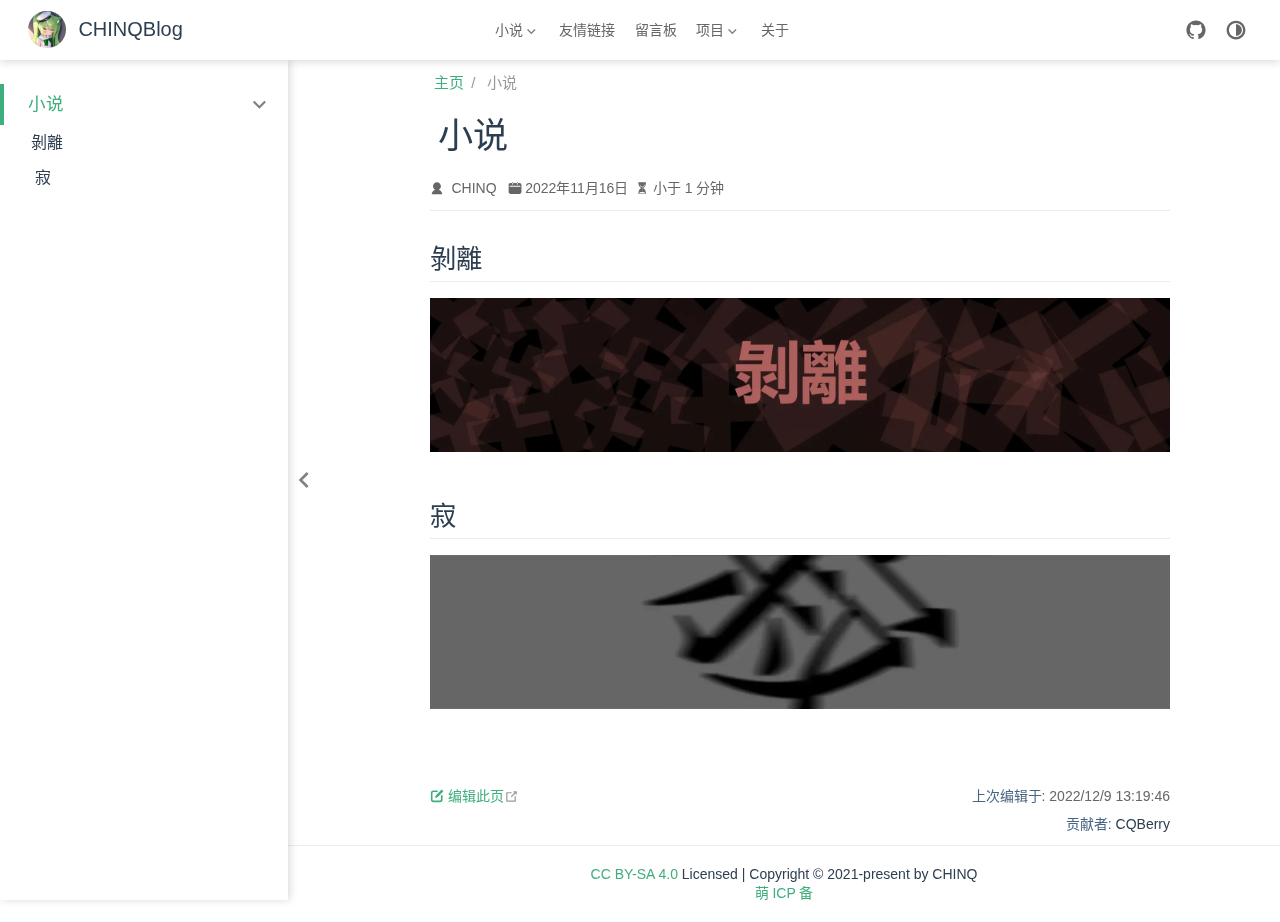
<file: novels/index.html>
<!DOCTYPE html>
<html lang="zh-CN" data-theme="light">
  <head>
    <meta charset="utf-8" />
    <meta name="viewport" content="width=device-width,initial-scale=1" />
    <meta name="generator" content="VuePress 2.0.0-beta.59" />
    <meta name="theme" content="VuePress Theme Hope" />
    <meta property="og:url" content="https://www.chinq.xyz/novels/"><meta property="og:site_name" content="CHINQBlog"><meta property="og:title" content="小说"><meta property="og:description" content="剝離 ![undefinedbanner (/assets/imgs/novels/undefinedbanner.webp)](undefined.md) 寂 ![silentbanner (/assets/imgs/novels/silentbanner.webp)](silent.md)"><meta property="og:type" content="article"><meta property="og:updated_time" content="2022-12-09T13:19:46.000Z"><meta property="og:locale" content="zh-CN"><meta property="article:modified_time" content="2022-12-09T13:19:46.000Z"><link rel="manifest" href="/manifest.webmanifest"><meta name="theme-color" content="#3eaf7c"><link rel="icon" href="/assets/imgs/icons/favicon-192x192.png"><link rel="apple-touch-icon" href="/assets/imgs/icons/favicon-192x192.png"><title>小说 | CHINQBlog</title><meta name="description" content="剝離 ![undefinedbanner (/assets/imgs/novels/undefinedbanner.webp)](undefined.md) 寂 ![silentbanner (/assets/imgs/novels/silentbanner.webp)](silent.md)">
    <style>
      :root {
        --bg-color: #fff;
      }

      html[data-theme="dark"] {
        --bg-color: #1d2025;
      }

      html,
      body {
        background: var(--bg-color);
      }
    </style>
    <script>
      const userMode = localStorage.getItem("vuepress-theme-hope-scheme");
      const systemDarkMode =
        window.matchMedia &&
        window.matchMedia("(prefers-color-scheme: dark)").matches;

      if (userMode === "dark" || (userMode !== "light" && systemDarkMode)) {
        document.querySelector("html").setAttribute("data-theme", "dark");
      }
    </script>
    <link rel="preload" href="/assets/style-93816b7b.css" as="style"><link rel="stylesheet" href="/assets/style-93816b7b.css">
    <link rel="modulepreload" href="/assets/app-7c7adbe4.js"><link rel="modulepreload" href="/assets/framework-7146a8c9.js"><link rel="modulepreload" href="/assets/index.html-20e6e57f.js"><link rel="modulepreload" href="/assets/silent_banner-d912d6e5.js"><link rel="modulepreload" href="/assets/index.html-d102ed6a.js"><link rel="prefetch" href="/assets/index.html-a634930b.js" as="script"><link rel="prefetch" href="/assets/index.html-0d34e89c.js" as="script"><link rel="prefetch" href="/assets/index.html-74a29386.js" as="script"><link rel="prefetch" href="/assets/index.html-dcef21cf.js" as="script"><link rel="prefetch" href="/assets/silent.html-c6f75f31.js" as="script"><link rel="prefetch" href="/assets/undefined.html-23b0f994.js" as="script"><link rel="prefetch" href="/assets/404.html-1e4e900e.js" as="script"><link rel="prefetch" href="/assets/index.html-891f88a5.js" as="script"><link rel="prefetch" href="/assets/index.html-7737e9f5.js" as="script"><link rel="prefetch" href="/assets/index.html-490bdebd.js" as="script"><link rel="prefetch" href="/assets/index.html-6ce9cf96.js" as="script"><link rel="prefetch" href="/assets/silent.html-a4b2692c.js" as="script"><link rel="prefetch" href="/assets/undefined.html-66666f25.js" as="script"><link rel="prefetch" href="/assets/404.html-327017ec.js" as="script"><link rel="prefetch" href="/assets/photoswipe.esm-a9093b7c.js" as="script"><link rel="prefetch" href="/assets/giscus-cb5b3b13.js" as="script"><link rel="prefetch" href="/assets/friendlink-f0e5b8eb.js" as="script"><link rel="prefetch" href="/assets/hitokoto-d32e6290.js" as="script">
  </head>
  <body>
    <div id="app"><!--[--><!--[--><!--[--><span tabindex="-1"></span><a href="#main-content" class="skip-link sr-only">跳至主要內容</a><!--]--><div class="theme-container has-toc"><!--[--><!--[--><header class="navbar"><div class="navbar-left"><button class="toggle-sidebar-button" title="Toggle Sidebar"><span class="icon"></span></button><!--[--><!----><!--]--><a href="/" class="brand"><img class="logo" src="/assets/imgs/icons/avatar.webp" alt="CHINQBlog"><!----><span class="site-name hide-in-pad">CHINQBlog</span></a><!--[--><!----><!--]--></div><div class="navbar-center"><!--[--><!----><!--]--><nav class="nav-links"><div class="nav-item hide-in-mobile"><div class="dropdown-wrapper"><button class="dropdown-title" type="button" aria-label="小说"><span class="title"><span class="icon iconfont icon-read"></span>小说</span><span class="arrow"></span><ul class="nav-dropdown"><li class="dropdown-item"><a href="/novels/undefined.html" class="nav-link" aria-label="剝離"><!---->剝離<!----></a></li><li class="dropdown-item"><a href="/novels/silent.html" class="nav-link" aria-label="寂"><span class="icon iconfont icon-edit"></span>寂<!----></a></li></ul></button></div></div><div class="nav-item hide-in-mobile"><a href="/links/" class="nav-link" aria-label="友情链接"><span class="icon iconfont icon-link"></span>友情链接<!----></a></div><div class="nav-item hide-in-mobile"><a href="/comments/" class="nav-link" aria-label="留言板"><span class="icon iconfont icon-comment"></span>留言板<!----></a></div><div class="nav-item hide-in-mobile"><div class="dropdown-wrapper"><button class="dropdown-title" type="button" aria-label="项目"><span class="title"><span class="icon iconfont icon-folder"></span>项目</span><span class="arrow"></span><ul class="nav-dropdown"><li class="dropdown-item"><a href="https://rpe.chinq.xyz" rel="noopener noreferrer" target="_blank" aria-label="RPE Guide" class="nav-link"><!---->RPE Guide<span><svg class="external-link-icon" xmlns="http://www.w3.org/2000/svg" aria-hidden="true" focusable="false" x="0px" y="0px" viewBox="0 0 100 100" width="15" height="15"><path fill="currentColor" d="M18.8,85.1h56l0,0c2.2,0,4-1.8,4-4v-32h-8v28h-48v-48h28v-8h-32l0,0c-2.2,0-4,1.8-4,4v56C14.8,83.3,16.6,85.1,18.8,85.1z"></path><polygon fill="currentColor" points="45.7,48.7 51.3,54.3 77.2,28.5 77.2,37.2 85.2,37.2 85.2,14.9 62.8,14.9 62.8,22.9 71.5,22.9"></polygon></svg><span class="external-link-icon-sr-only">open in new window</span></span><!----></a></li><li class="dropdown-item"><a href="https://todos.chinq.xyz" rel="noopener noreferrer" target="_blank" aria-label="Todos!" class="nav-link"><!---->Todos!<span><svg class="external-link-icon" xmlns="http://www.w3.org/2000/svg" aria-hidden="true" focusable="false" x="0px" y="0px" viewBox="0 0 100 100" width="15" height="15"><path fill="currentColor" d="M18.8,85.1h56l0,0c2.2,0,4-1.8,4-4v-32h-8v28h-48v-48h28v-8h-32l0,0c-2.2,0-4,1.8-4,4v56C14.8,83.3,16.6,85.1,18.8,85.1z"></path><polygon fill="currentColor" points="45.7,48.7 51.3,54.3 77.2,28.5 77.2,37.2 85.2,37.2 85.2,14.9 62.8,14.9 62.8,22.9 71.5,22.9"></polygon></svg><span class="external-link-icon-sr-only">open in new window</span></span><!----></a></li></ul></button></div></div><div class="nav-item hide-in-mobile"><a href="/about/" class="nav-link" aria-label="关于"><span class="icon iconfont icon-like"></span>关于<!----></a></div></nav><!--[--><!----><!--]--></div><div class="navbar-right"><!--[--><!----><!--]--><!----><div class="nav-item"><a class="repo-link" href="https://github.com/CQBerry/self" target="_blank" rel="noopener noreferrer" aria-label="GitHub"><svg xmlns="http://www.w3.org/2000/svg" class="icon github-icon" viewBox="0 0 1024 1024" fill="currentColor" aria-label="github icon" style="width:1.25rem;height:1.25rem;vertical-align:middle;"><path d="M511.957 21.333C241.024 21.333 21.333 240.981 21.333 512c0 216.832 140.544 400.725 335.574 465.664 24.49 4.395 32.256-10.07 32.256-23.083 0-11.69.256-44.245 0-85.205-136.448 29.61-164.736-64.64-164.736-64.64-22.315-56.704-54.4-71.765-54.4-71.765-44.587-30.464 3.285-29.824 3.285-29.824 49.195 3.413 75.179 50.517 75.179 50.517 43.776 75.008 114.816 53.333 142.762 40.79 4.523-31.66 17.152-53.377 31.19-65.537-108.971-12.458-223.488-54.485-223.488-242.602 0-53.547 19.114-97.323 50.517-131.67-5.035-12.33-21.93-62.293 4.779-129.834 0 0 41.258-13.184 134.912 50.346a469.803 469.803 0 0 1 122.88-16.554c41.642.213 83.626 5.632 122.88 16.554 93.653-63.488 134.784-50.346 134.784-50.346 26.752 67.541 9.898 117.504 4.864 129.834 31.402 34.347 50.474 78.123 50.474 131.67 0 188.586-114.73 230.016-224.042 242.09 17.578 15.232 33.578 44.672 33.578 90.454v135.85c0 13.142 7.936 27.606 32.854 22.87C862.25 912.597 1002.667 728.747 1002.667 512c0-271.019-219.648-490.667-490.71-490.667z"></path></svg></a></div><div class="nav-item hide-in-mobile"><button id="appearance-switch"><svg xmlns="http://www.w3.org/2000/svg" class="icon auto-icon" viewBox="0 0 1024 1024" fill="currentColor" aria-label="auto icon" style="display:block;"><path d="M512 992C246.92 992 32 777.08 32 512S246.92 32 512 32s480 214.92 480 480-214.92 480-480 480zm0-840c-198.78 0-360 161.22-360 360 0 198.84 161.22 360 360 360s360-161.16 360-360c0-198.78-161.22-360-360-360zm0 660V212c165.72 0 300 134.34 300 300 0 165.72-134.28 300-300 300z"></path></svg><svg xmlns="http://www.w3.org/2000/svg" class="icon dark-icon" viewBox="0 0 1024 1024" fill="currentColor" aria-label="dark icon" style="display:none;"><path d="M524.8 938.667h-4.267a439.893 439.893 0 0 1-313.173-134.4 446.293 446.293 0 0 1-11.093-597.334A432.213 432.213 0 0 1 366.933 90.027a42.667 42.667 0 0 1 45.227 9.386 42.667 42.667 0 0 1 10.24 42.667 358.4 358.4 0 0 0 82.773 375.893 361.387 361.387 0 0 0 376.747 82.774 42.667 42.667 0 0 1 54.187 55.04 433.493 433.493 0 0 1-99.84 154.88 438.613 438.613 0 0 1-311.467 128z"></path></svg><svg xmlns="http://www.w3.org/2000/svg" class="icon light-icon" viewBox="0 0 1024 1024" fill="currentColor" aria-label="light icon" style="display:none;"><path d="M952 552h-80a40 40 0 0 1 0-80h80a40 40 0 0 1 0 80zM801.88 280.08a41 41 0 0 1-57.96-57.96l57.96-58a41.04 41.04 0 0 1 58 58l-58 57.96zM512 752a240 240 0 1 1 0-480 240 240 0 0 1 0 480zm0-560a40 40 0 0 1-40-40V72a40 40 0 0 1 80 0v80a40 40 0 0 1-40 40zm-289.88 88.08-58-57.96a41.04 41.04 0 0 1 58-58l57.96 58a41 41 0 0 1-57.96 57.96zM192 512a40 40 0 0 1-40 40H72a40 40 0 0 1 0-80h80a40 40 0 0 1 40 40zm30.12 231.92a41 41 0 0 1 57.96 57.96l-57.96 58a41.04 41.04 0 0 1-58-58l58-57.96zM512 832a40 40 0 0 1 40 40v80a40 40 0 0 1-80 0v-80a40 40 0 0 1 40-40zm289.88-88.08 58 57.96a41.04 41.04 0 0 1-58 58l-57.96-58a41 41 0 0 1 57.96-57.96z"></path></svg></button></div><!----><!--[--><!----><!--]--><button class="toggle-navbar-button" aria-label="Toggle Navbar" aria-expanded="false" aria-controls="nav-screen"><span class="button-container"><span class="button-top"></span><span class="button-middle"></span><span class="button-bottom"></span></span></button></div></header><!----><!--]--><!----><div class="toggle-sidebar-wrapper"><span class="arrow left"></span></div><aside class="sidebar"><!--[--><!----><!--]--><ul class="sidebar-links"><li><section class="sidebar-group"><button class="sidebar-heading clickable exact active"><span class="icon iconfont icon-read"></span><a aria-current="page" href="/novels/" class="router-link-active router-link-exact-active title">小说</a><span class="arrow down"></span></button><ul class="sidebar-links"><li><!--[--><a href="/novels/undefined.html" class="nav-link sidebar-link sidebar-page" aria-label="剝離"><!---->剝離<!----></a><ul class="sidebar-sub-headers"></ul><!--]--></li><li><!--[--><a href="/novels/silent.html" class="nav-link sidebar-link sidebar-page" aria-label="寂"><span class="icon iconfont icon-edit"></span>寂<!----></a><ul class="sidebar-sub-headers"></ul><!--]--></li></ul></section></li></ul><!--[--><!----><!--]--></aside><!--[--><main class="page" id="main-content"><!--[--><!----><nav class="breadcrumb disable"></nav><div class="page-title"><h1><span class="icon iconfont icon-read"></span>小说</h1><div class="page-info"><span class="author-info" aria-label="作者🖊" data-balloon-pos="down"><svg xmlns="http://www.w3.org/2000/svg" class="icon author-icon" viewBox="0 0 1024 1024" fill="currentColor" aria-label="author icon"><path d="M649.6 633.6c86.4-48 147.2-144 147.2-249.6 0-160-128-288-288-288s-288 128-288 288c0 108.8 57.6 201.6 147.2 249.6-121.6 48-214.4 153.6-240 288-3.2 9.6 0 19.2 6.4 25.6 3.2 9.6 12.8 12.8 22.4 12.8h704c9.6 0 19.2-3.2 25.6-12.8 6.4-6.4 9.6-16 6.4-25.6-25.6-134.4-121.6-240-243.2-288z"></path></svg><span><span class="author-item">CHINQ</span></span><span property="author" content="CHINQ"></span></span><!----><span class="date-info" aria-label="写作日期📅" data-balloon-pos="down"><svg xmlns="http://www.w3.org/2000/svg" class="icon calendar-icon" viewBox="0 0 1024 1024" fill="currentColor" aria-label="calendar icon"><path d="M716.4 110.137c0-18.753-14.72-33.473-33.472-33.473-18.753 0-33.473 14.72-33.473 33.473v33.473h66.993v-33.473zm-334.87 0c0-18.753-14.72-33.473-33.473-33.473s-33.52 14.72-33.52 33.473v33.473h66.993v-33.473zm468.81 33.52H716.4v100.465c0 18.753-14.72 33.473-33.472 33.473a33.145 33.145 0 01-33.473-33.473V143.657H381.53v100.465c0 18.753-14.72 33.473-33.473 33.473a33.145 33.145 0 01-33.473-33.473V143.657H180.6A134.314 134.314 0 0046.66 277.595v535.756A134.314 134.314 0 00180.6 947.289h669.74a134.36 134.36 0 00133.94-133.938V277.595a134.314 134.314 0 00-133.94-133.938zm33.473 267.877H147.126a33.145 33.145 0 01-33.473-33.473c0-18.752 14.72-33.473 33.473-33.473h736.687c18.752 0 33.472 14.72 33.472 33.473a33.145 33.145 0 01-33.472 33.473z"></path></svg><span><!----></span><meta property="datePublished" content="2022-11-16T13:44:42.000Z"></span><!----><!----><span class="reading-time-info" aria-label="阅读时间⌛" data-balloon-pos="down"><svg xmlns="http://www.w3.org/2000/svg" class="icon timer-icon" viewBox="0 0 1024 1024" fill="currentColor" aria-label="timer icon"><path d="M799.387 122.15c4.402-2.978 7.38-7.897 7.38-13.463v-1.165c0-8.933-7.38-16.312-16.312-16.312H256.33c-8.933 0-16.311 7.38-16.311 16.312v1.165c0 5.825 2.977 10.874 7.637 13.592 4.143 194.44 97.22 354.963 220.201 392.763-122.204 37.542-214.893 196.511-220.2 389.397-4.661 5.049-7.638 11.651-7.638 19.03v5.825h566.49v-5.825c0-7.379-2.849-13.981-7.509-18.9-5.049-193.016-97.867-351.985-220.2-389.527 123.24-37.67 216.446-198.453 220.588-392.892zM531.16 450.445v352.632c117.674 1.553 211.787 40.778 211.787 88.676H304.097c0-48.286 95.149-87.382 213.728-88.676V450.445c-93.077-3.107-167.901-81.297-167.901-177.093 0-8.803 6.99-15.793 15.793-15.793 8.803 0 15.794 6.99 15.794 15.793 0 80.261 63.69 145.635 142.01 145.635s142.011-65.374 142.011-145.635c0-8.803 6.99-15.793 15.794-15.793s15.793 6.99 15.793 15.793c0 95.019-73.789 172.82-165.96 177.093z"></path></svg><span>小于 1 分钟</span><meta property="timeRequired" content="PT1M"></span></div><hr></div><div class="toc-place-holder"><aside id="toc"><div class="toc-header">此页内容</div><div class="toc-wrapper"><ul class="toc-list"><!--[--><li class="toc-item"><a aria-current="page" href="/novels/#剝離" class="router-link-active router-link-exact-active toc-link level2">剝離</a></li><!----><!--]--><!--[--><li class="toc-item"><a aria-current="page" href="/novels/#寂" class="router-link-active router-link-exact-active toc-link level2">寂</a></li><!----><!--]--></ul></div></aside></div><!----><div class="theme-hope-content"><h1 id="小说" tabindex="-1"><a class="header-anchor" href="#小说" aria-hidden="true">#</a> 小说</h1><h2 id="剝離" tabindex="-1"><a class="header-anchor" href="#剝離" aria-hidden="true">#</a> 剝離</h2><p><a href="/novels/undefined.html" class=""><img src="/assets/imgs/novels/undefined_banner.webp" alt="undefined_banner" loading="lazy"></a></p><h2 id="寂" tabindex="-1"><a class="header-anchor" href="#寂" aria-hidden="true">#</a> 寂</h2><p><a href="/novels/silent.html" class=""><img src="/assets/imgs/novels/silent_banner.webp" alt="silent_banner" loading="lazy"></a></p></div><!----><footer class="page-meta"><div class="meta-item edit-link"><a href="https://github.com/CQBerry/self/edit/main/src/novels/README.md" rel="noopener noreferrer" target="_blank" aria-label="编辑此页" class="nav-link label"><!--[--><svg xmlns="http://www.w3.org/2000/svg" class="icon edit-icon" viewBox="0 0 1024 1024" fill="currentColor" aria-label="edit icon"><path d="M430.818 653.65a60.46 60.46 0 0 1-50.96-93.281l71.69-114.012 7.773-10.365L816.038 80.138A60.46 60.46 0 0 1 859.225 62a60.46 60.46 0 0 1 43.186 18.138l43.186 43.186a60.46 60.46 0 0 1 0 86.373L588.879 565.55l-8.637 8.637-117.466 68.234a60.46 60.46 0 0 1-31.958 11.229z"></path><path d="M728.802 962H252.891A190.883 190.883 0 0 1 62.008 771.98V296.934a190.883 190.883 0 0 1 190.883-192.61h267.754a60.46 60.46 0 0 1 0 120.92H252.891a69.962 69.962 0 0 0-69.098 69.099V771.98a69.962 69.962 0 0 0 69.098 69.098h475.911A69.962 69.962 0 0 0 797.9 771.98V503.363a60.46 60.46 0 1 1 120.922 0V771.98A190.883 190.883 0 0 1 728.802 962z"></path></svg><!--]-->编辑此页<span><svg class="external-link-icon" xmlns="http://www.w3.org/2000/svg" aria-hidden="true" focusable="false" x="0px" y="0px" viewBox="0 0 100 100" width="15" height="15"><path fill="currentColor" d="M18.8,85.1h56l0,0c2.2,0,4-1.8,4-4v-32h-8v28h-48v-48h28v-8h-32l0,0c-2.2,0-4,1.8-4,4v56C14.8,83.3,16.6,85.1,18.8,85.1z"></path><polygon fill="currentColor" points="45.7,48.7 51.3,54.3 77.2,28.5 77.2,37.2 85.2,37.2 85.2,14.9 62.8,14.9 62.8,22.9 71.5,22.9"></polygon></svg><span class="external-link-icon-sr-only">open in new window</span></span><!----></a></div><div class="meta-item update-time"><span class="label">上次编辑于: </span><!----></div><div class="meta-item contributors"><span class="label">贡献者: </span><!--[--><!--[--><span class="contributor" title="email: chinq6624@gmail.com">CQBerry</span><!--]--><!--]--></div></footer><!----><div class="giscus-wrapper input-top" style="display:none;"><div style="text-align:center">Loading...</div></div><!----><!--]--></main><!--]--><footer class="footer-wrapper"><div class="footer"><a href="https://creativecommons.org/licenses/by-sa/4.0/deed.zh">CC BY-SA 4.0</a> Licensed | Copyright © 2021-present by CHINQ<br><a href="https://icp.gov.moe/?keyword=20206624">萌 ICP 备</a></div><!----></footer><!--]--></div><!--]--><!----><!--]--></div>
    <script type="module" src="/assets/app-7c7adbe4.js" defer></script>
  </body>
</html>
</file>
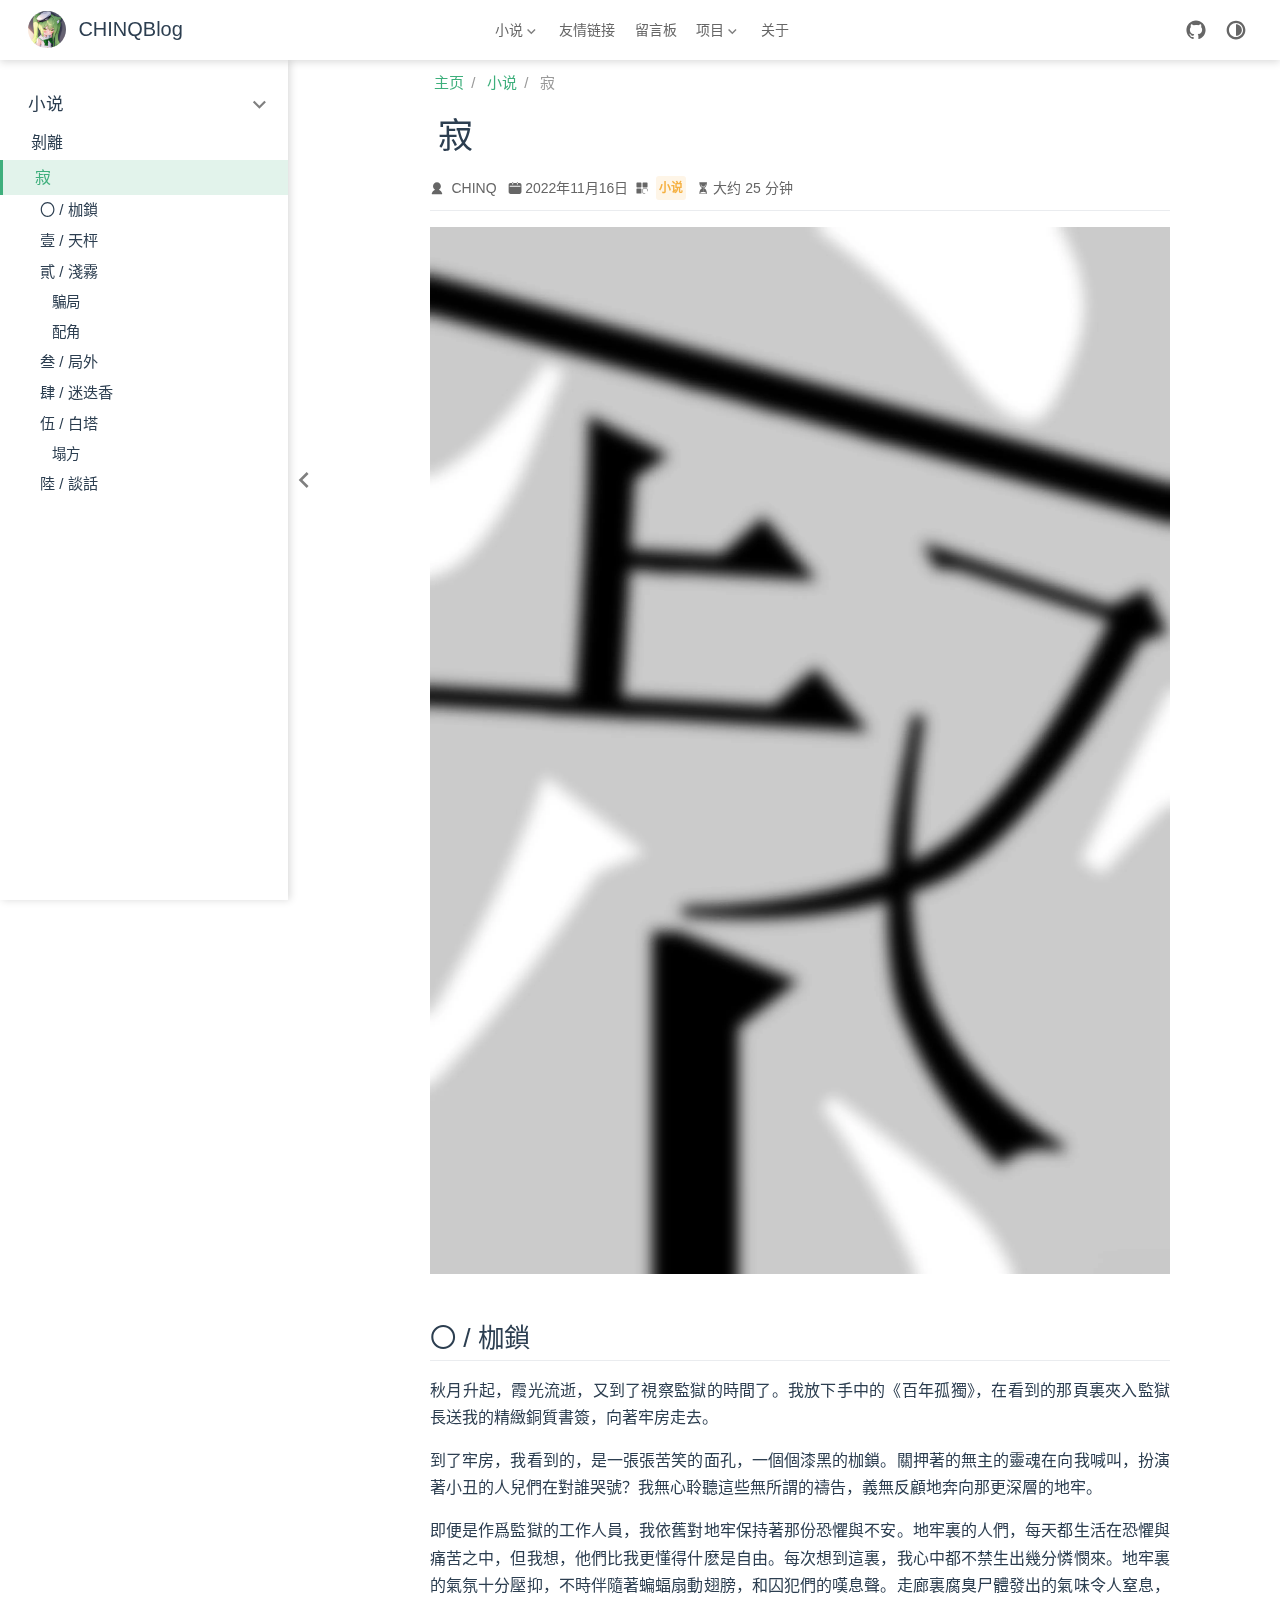
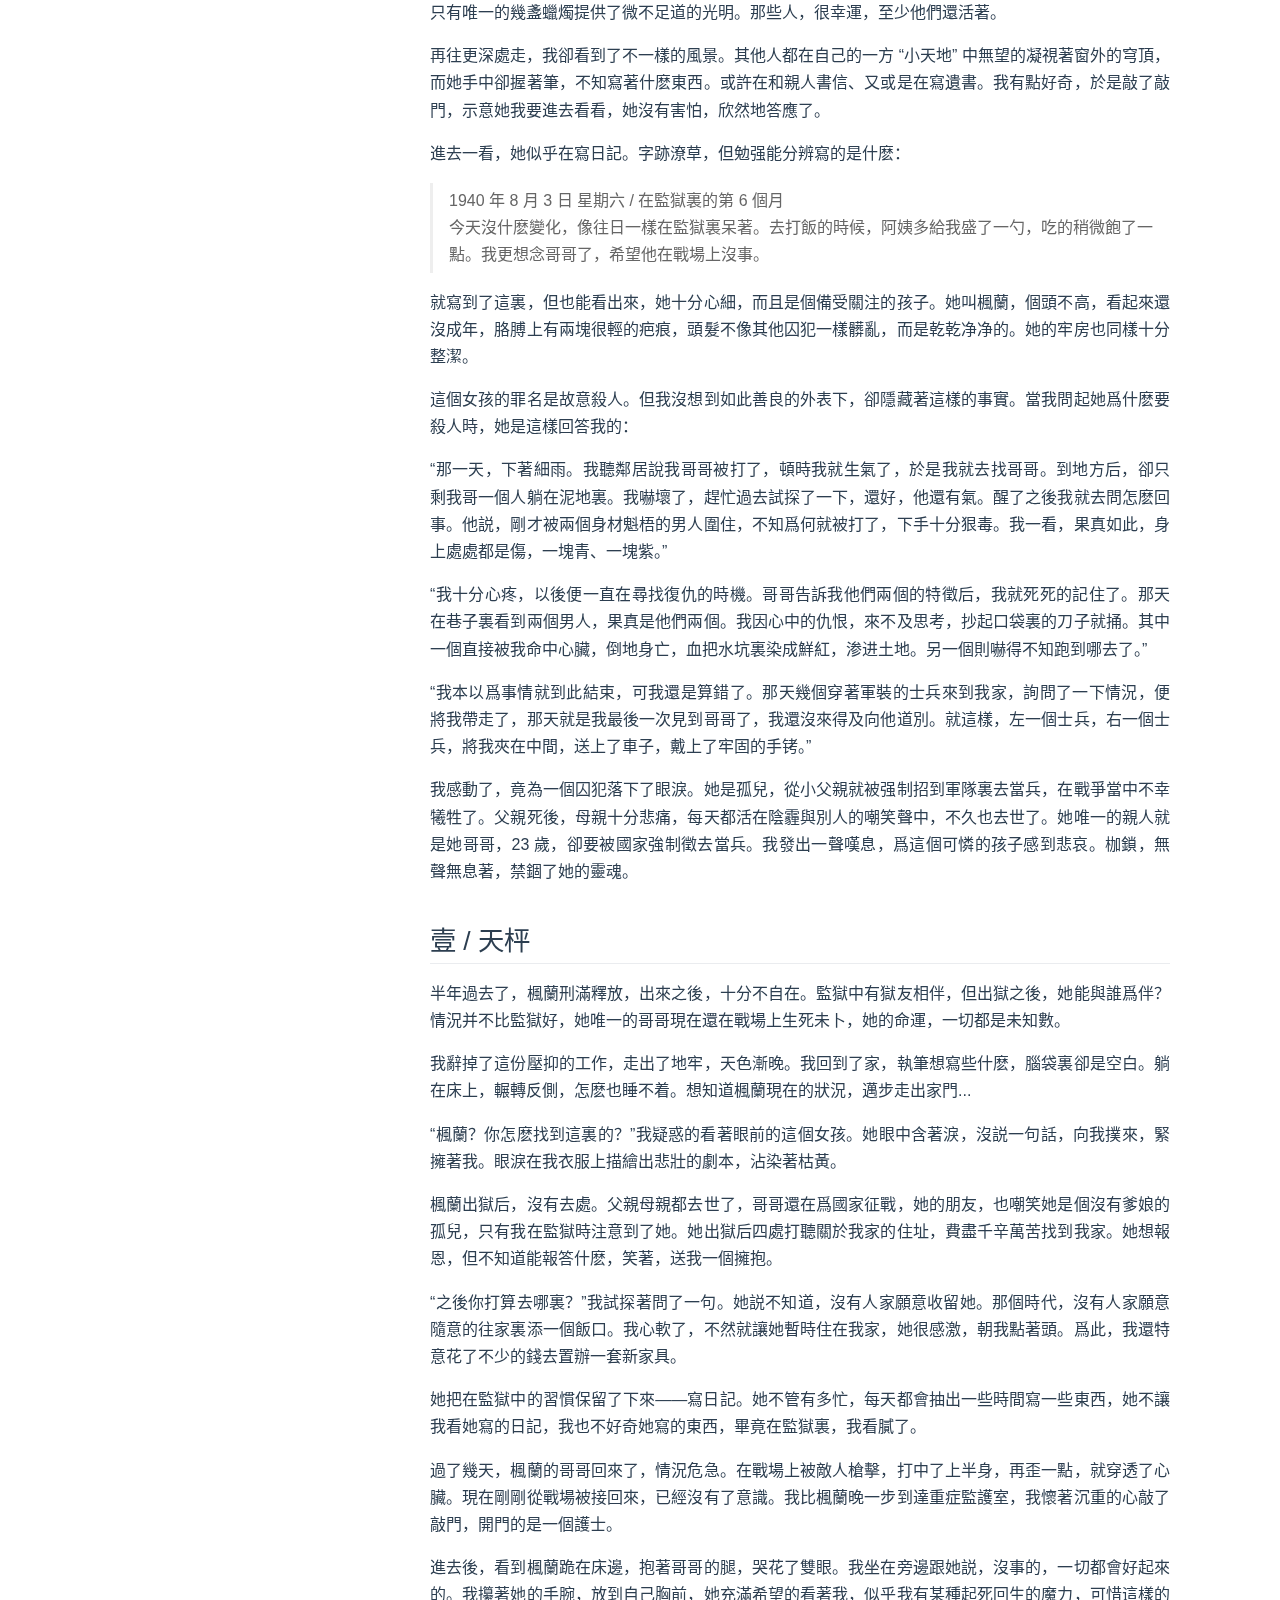
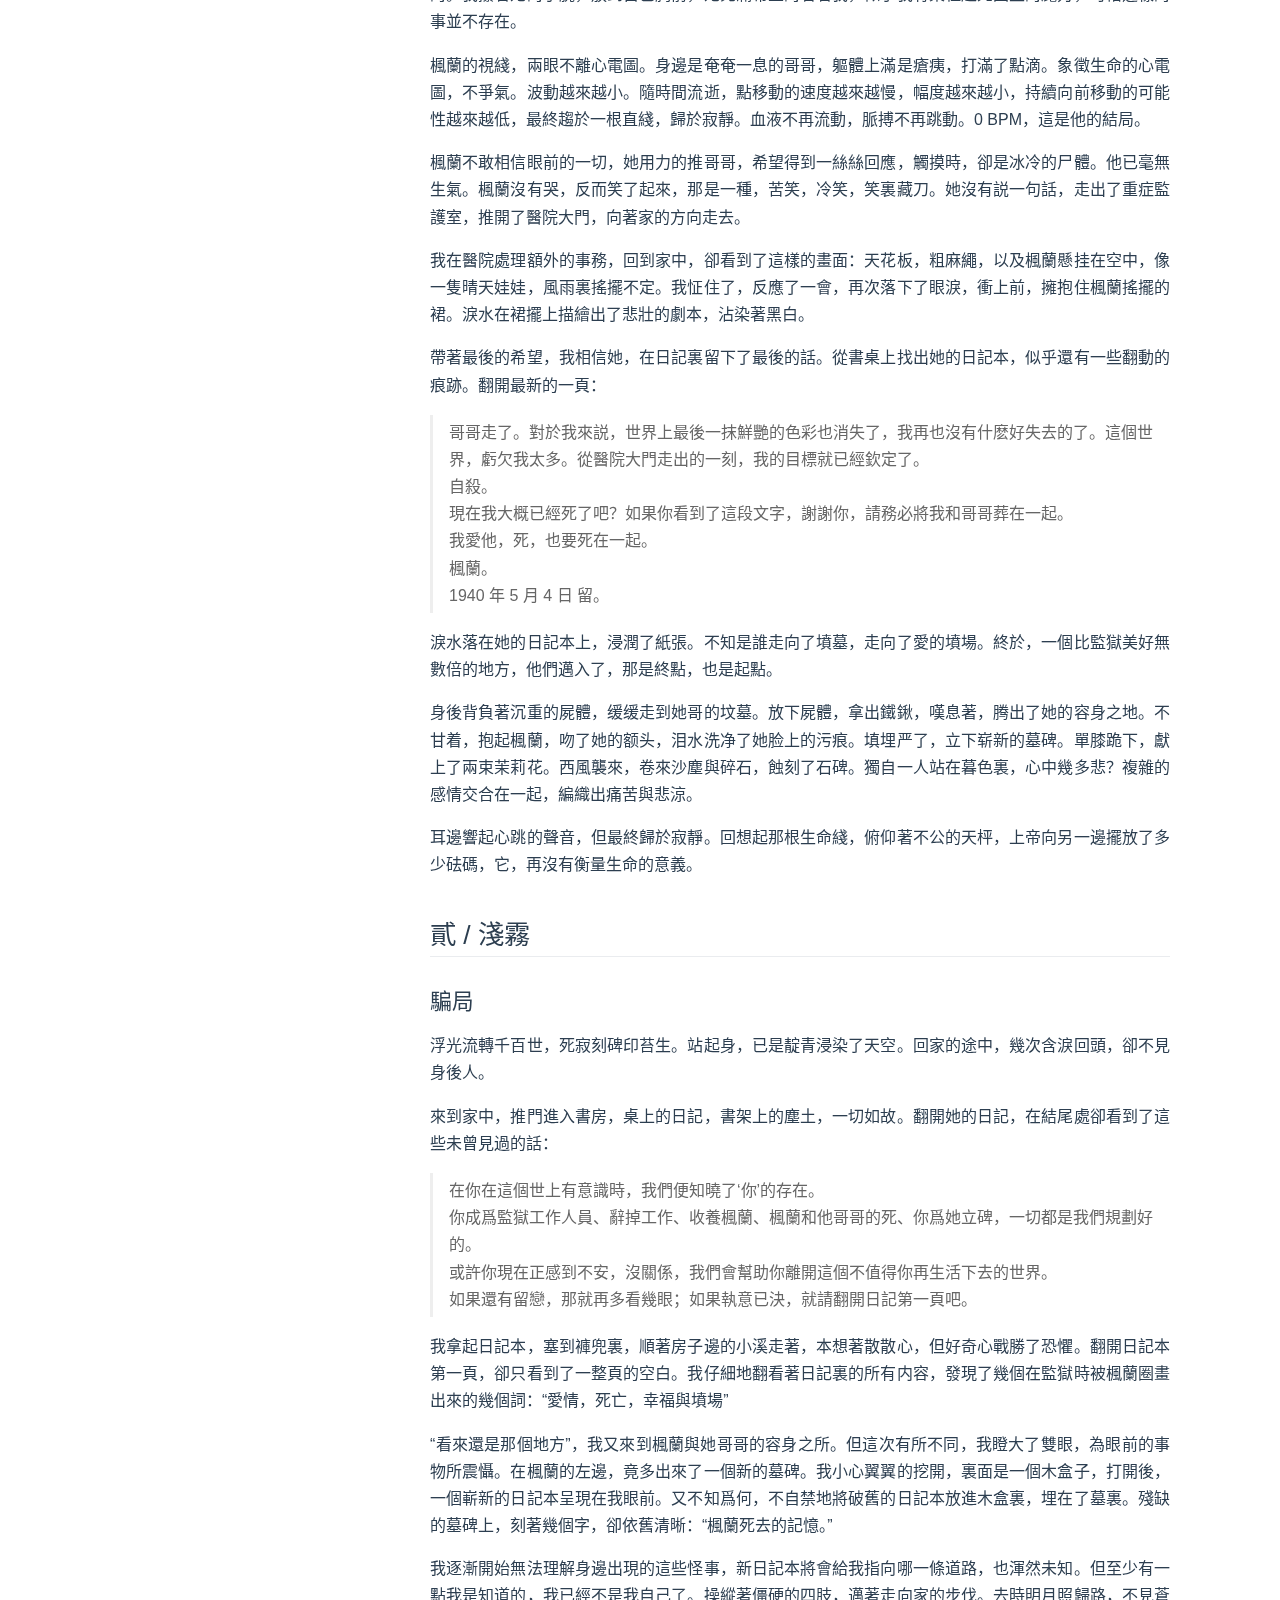
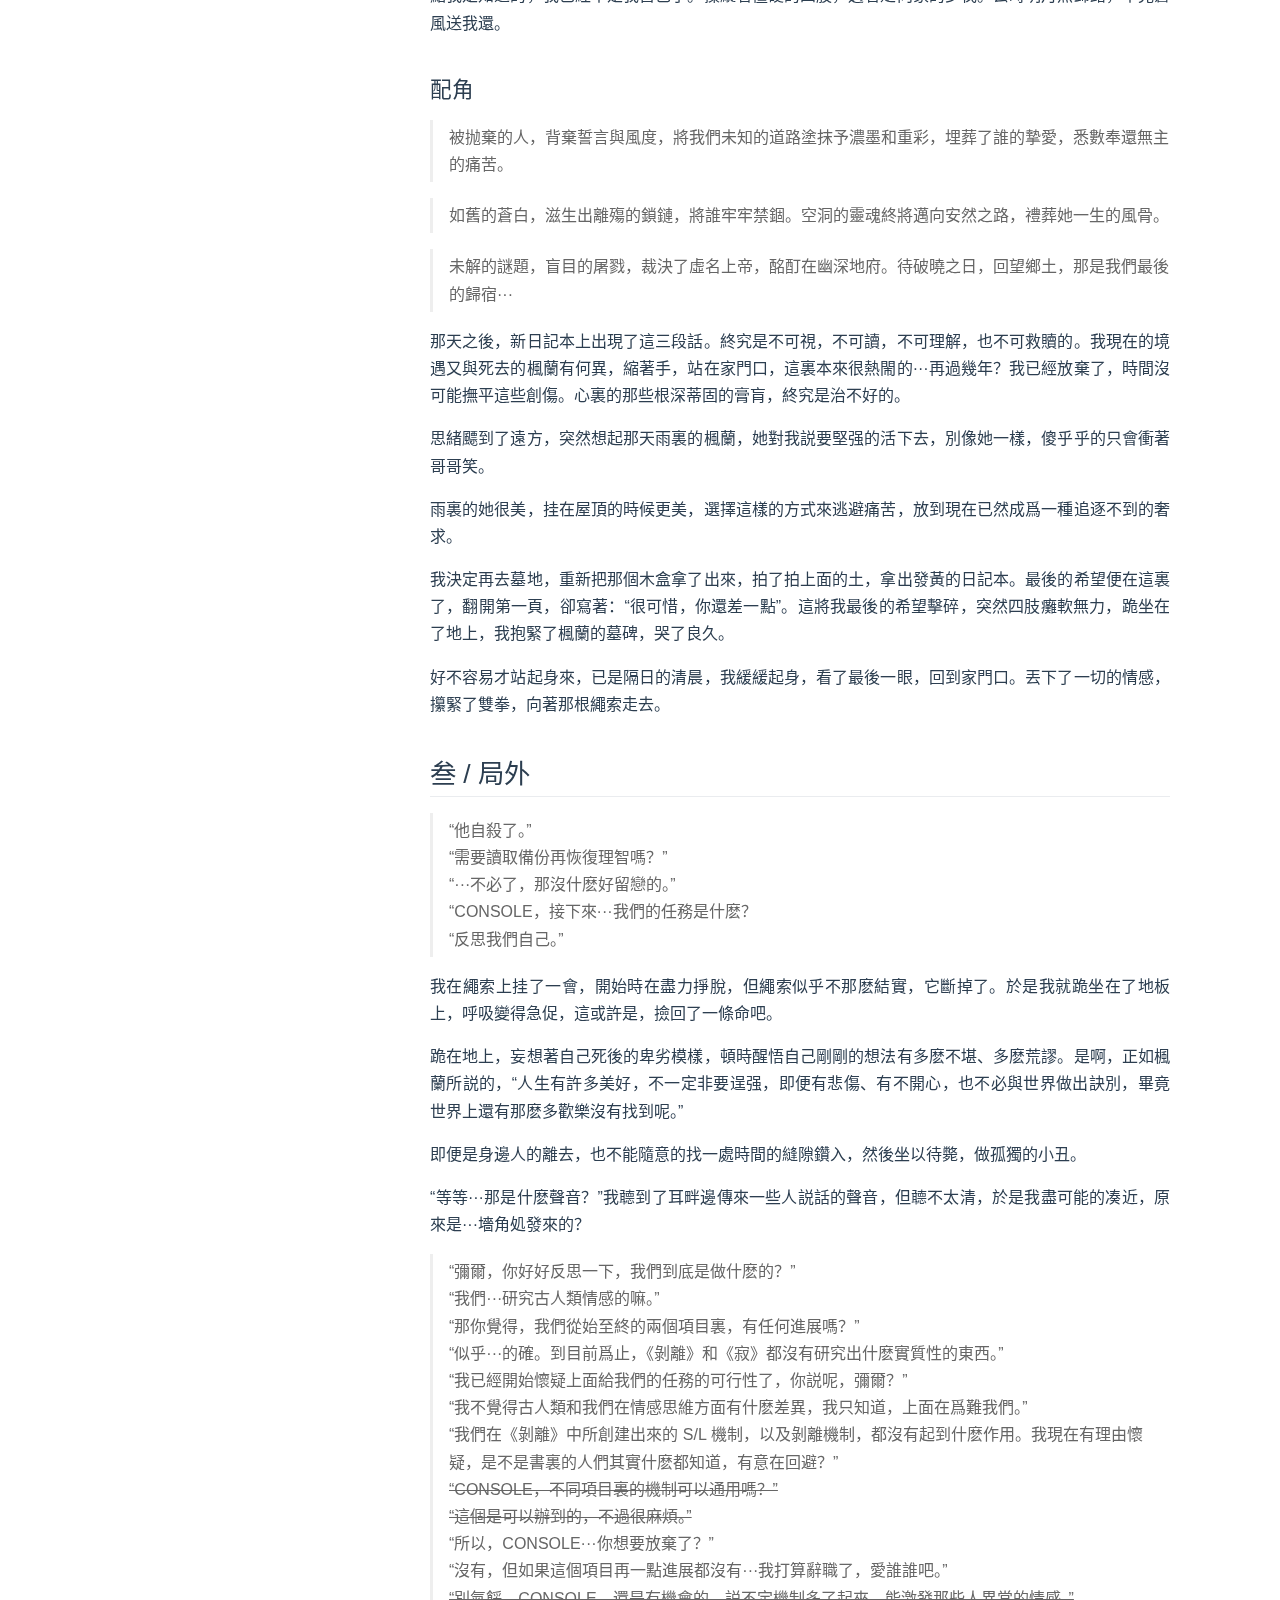
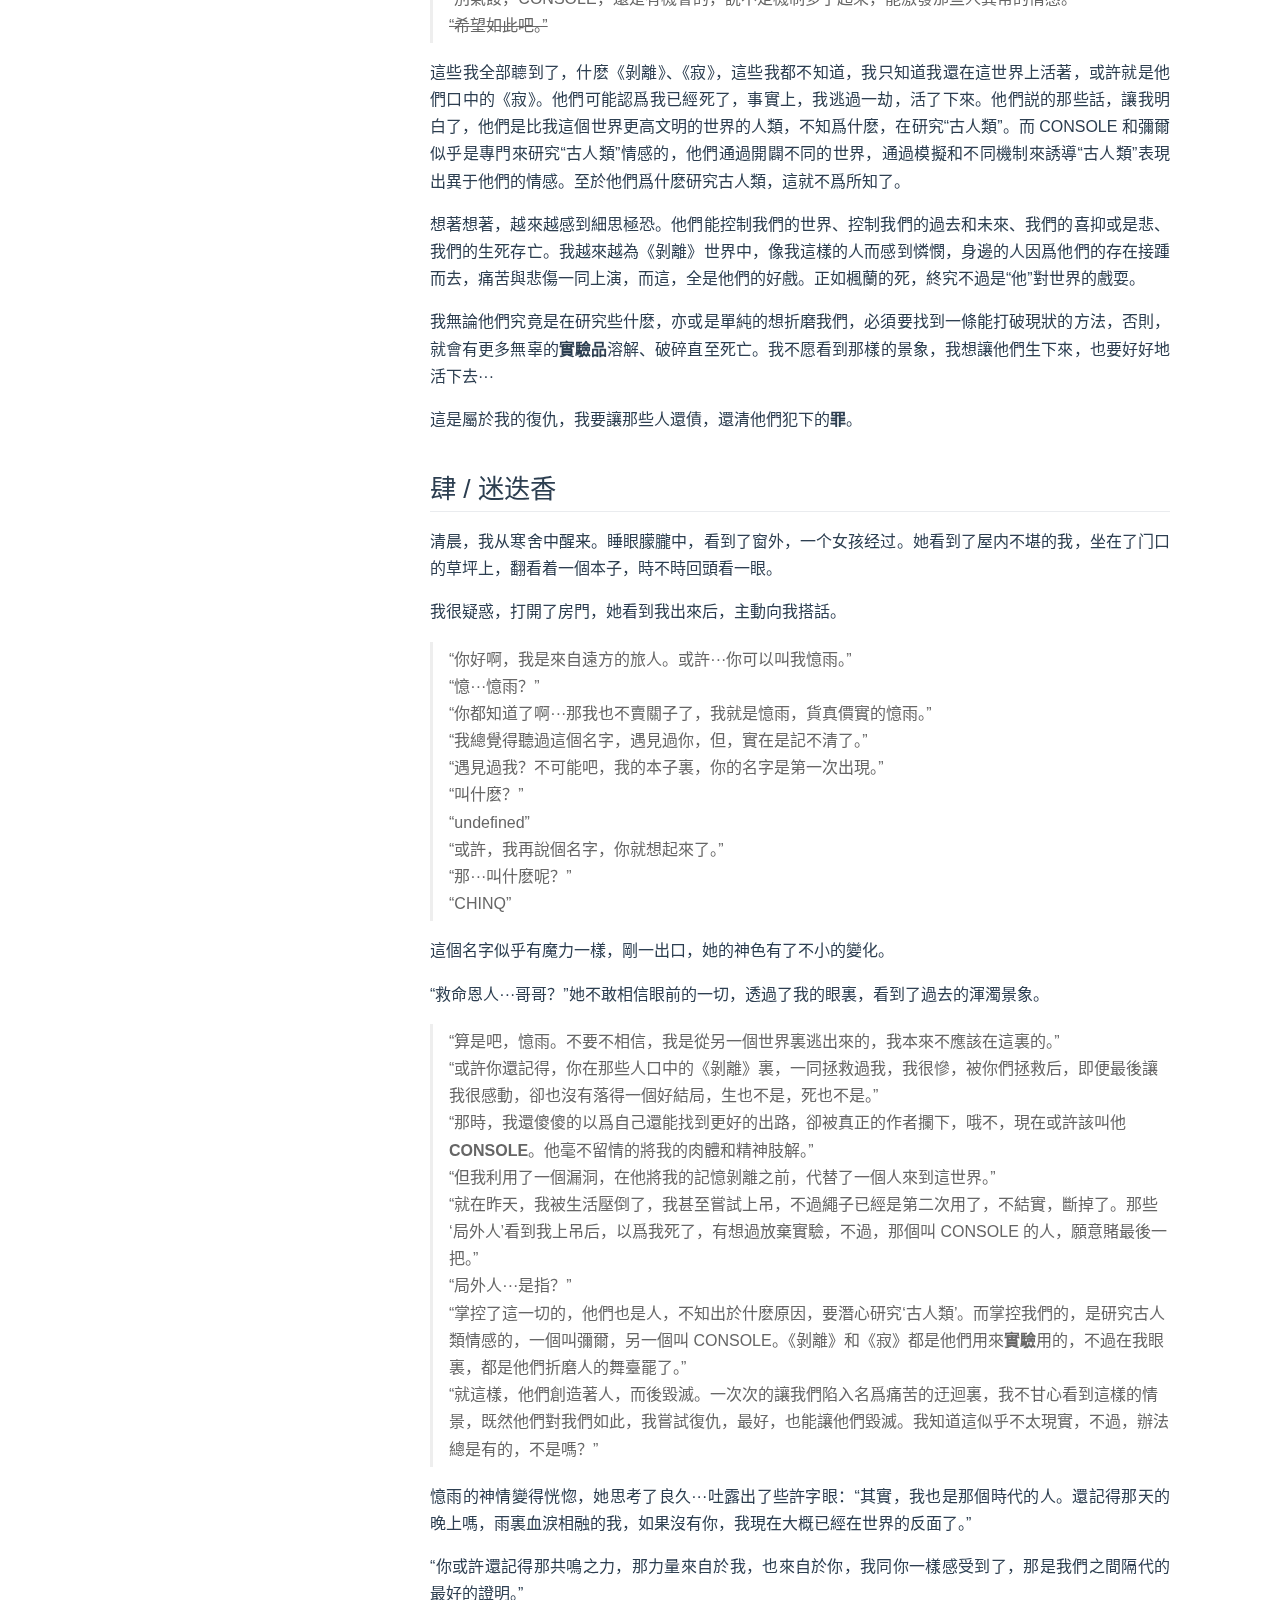
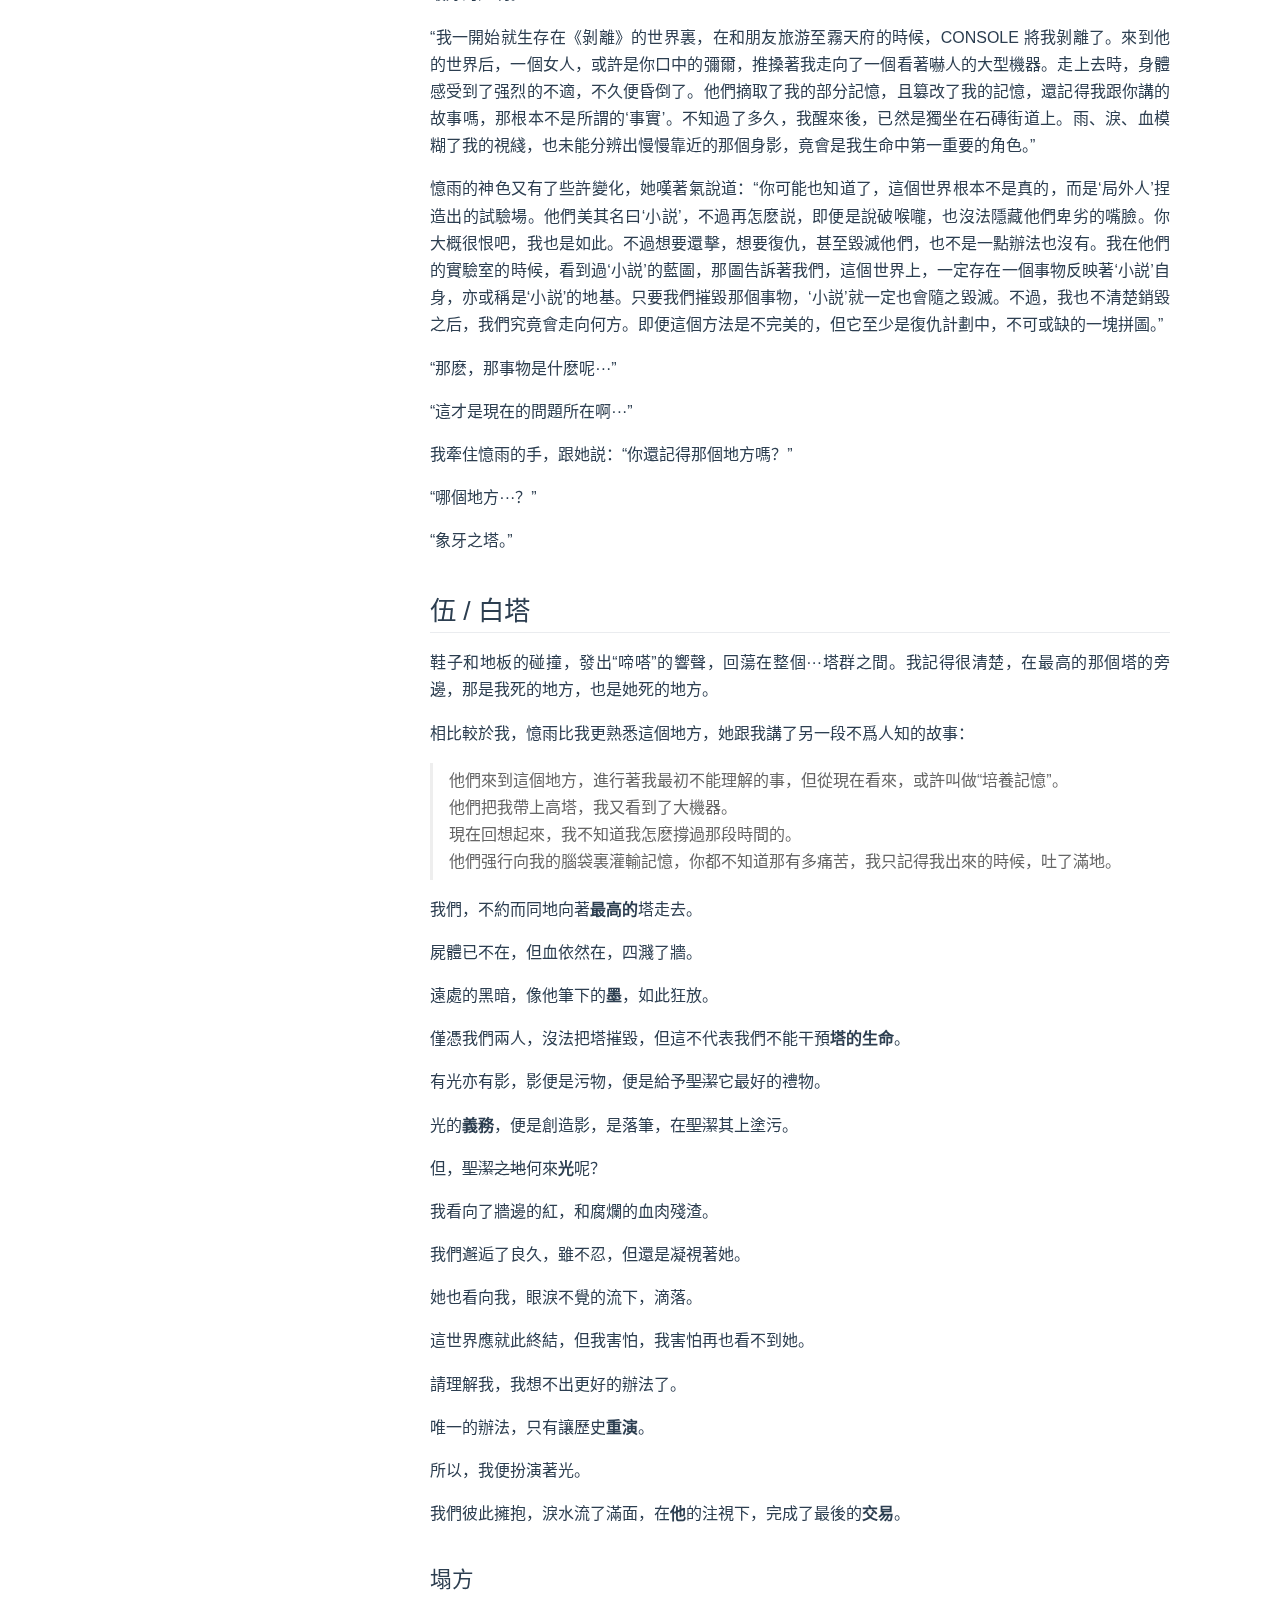
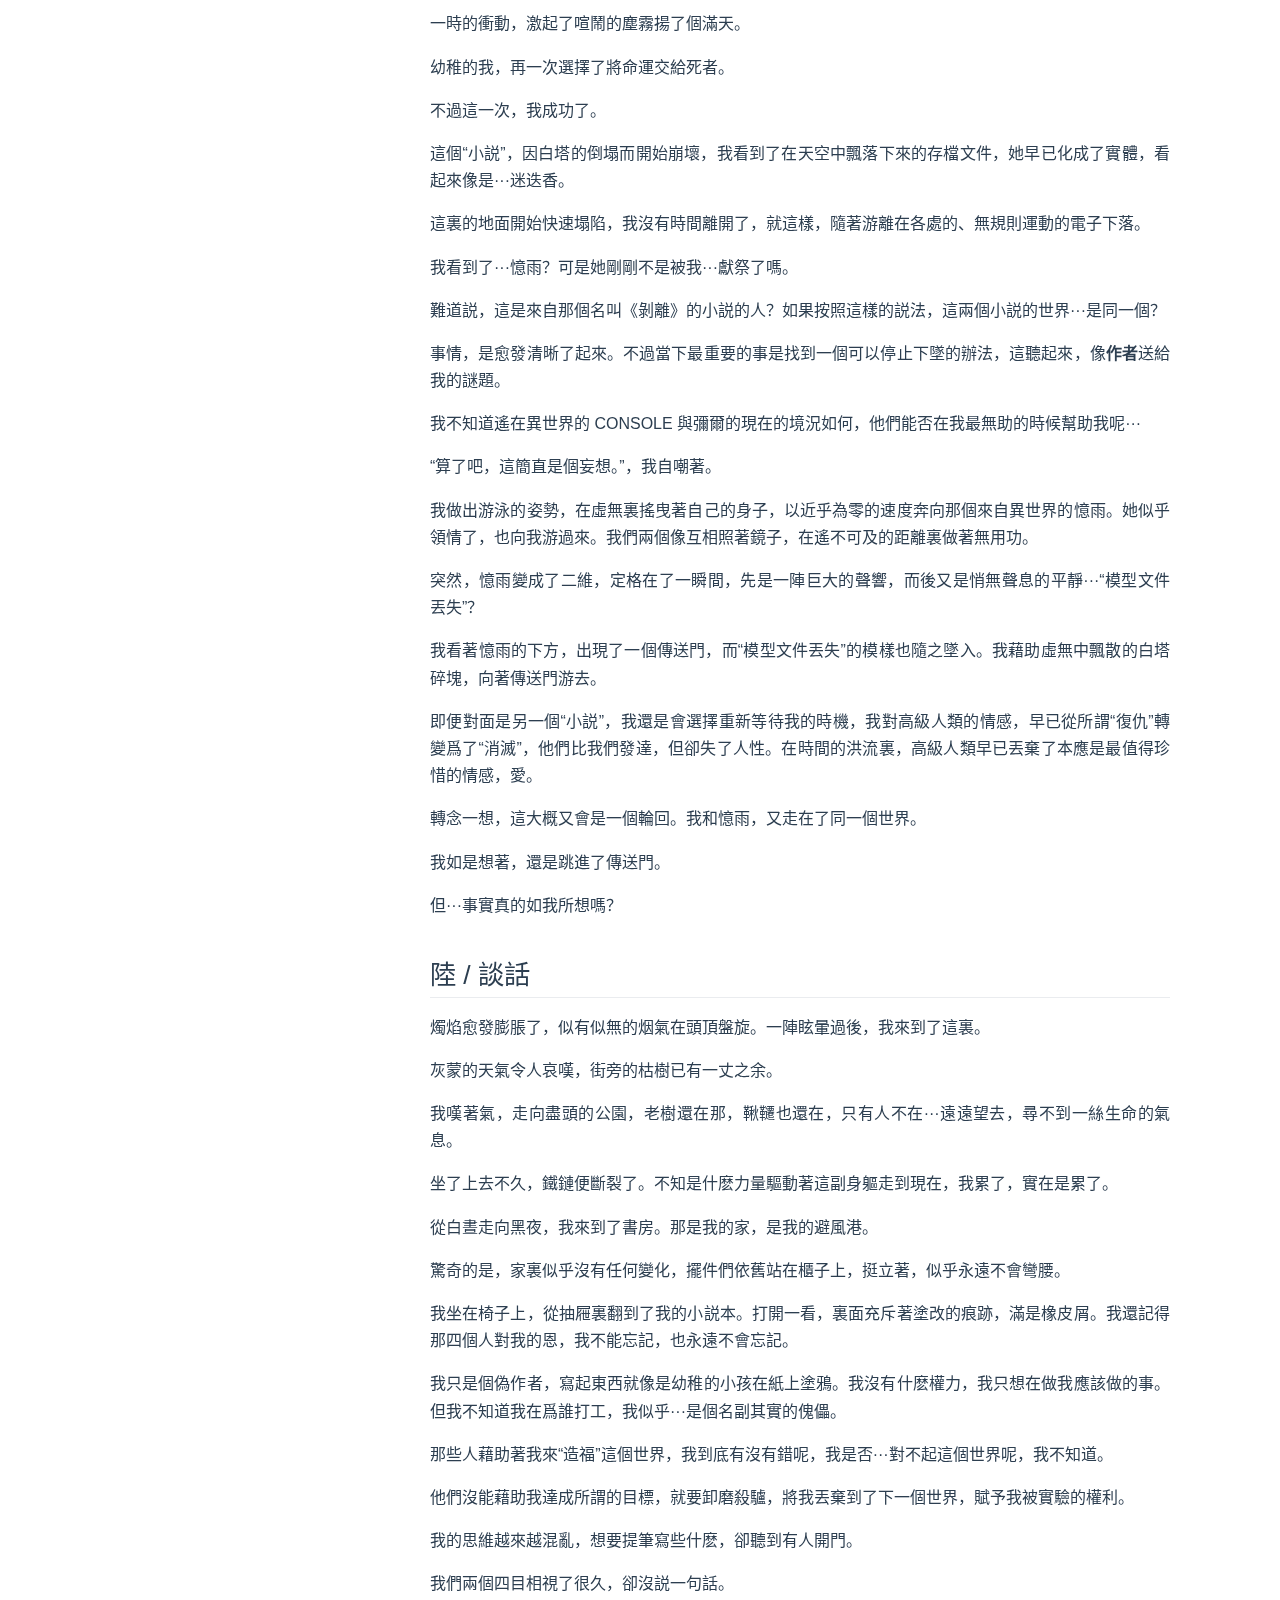
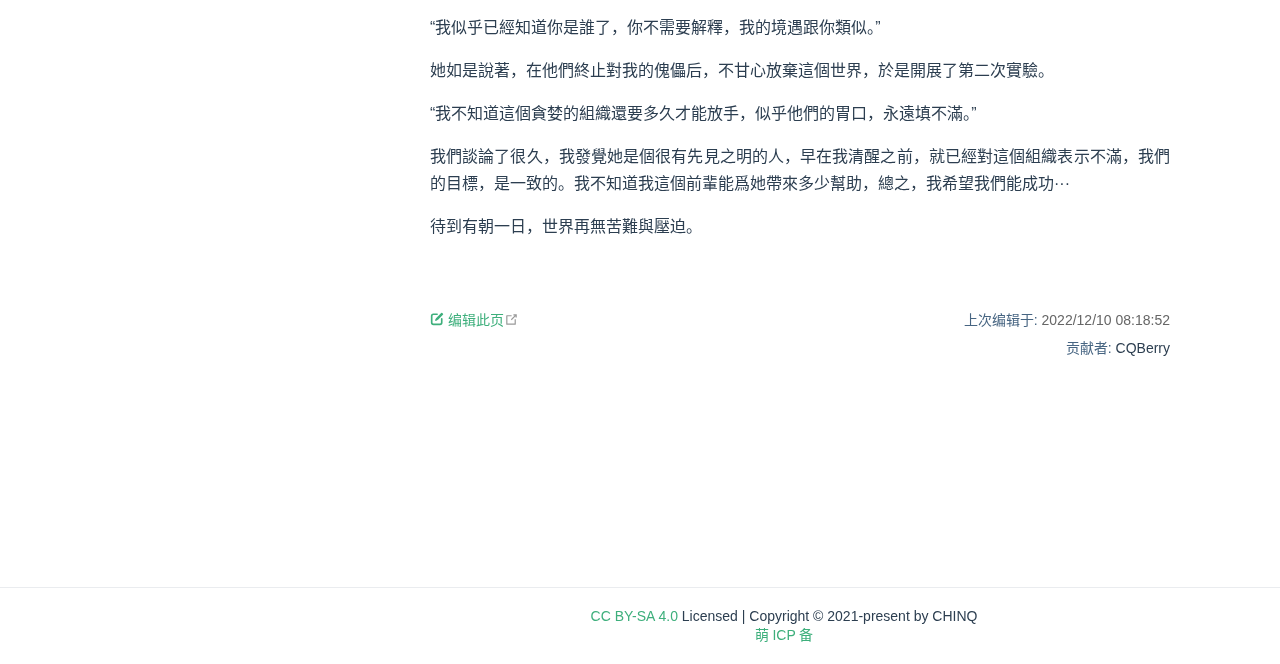
<file: novels/silent.html>
<!DOCTYPE html>
<html lang="zh-CN" data-theme="light">
  <head>
    <meta charset="utf-8" />
    <meta name="viewport" content="width=device-width,initial-scale=1" />
    <meta name="generator" content="VuePress 2.0.0-beta.59" />
    <meta name="theme" content="VuePress Theme Hope" />
    <meta property="og:url" content="https://www.chinq.xyz/novels/silent.html"><meta property="og:site_name" content="CHINQBlog"><meta property="og:title" content="寂"><meta property="og:description" content="silent 〇 / 枷鎖 秋月升起，霞光流逝，又到了視察監獄的時間了。我放下手中的《百年孤獨》，在看到的那頁裏夾入監獄長送我的精緻銅質書簽，向著牢房走去。 到了牢房，我看到的，是一張張苦笑的面孔，一個個漆黑的枷鎖。關押著的無主的靈魂在向我喊叫，扮演著小丑的人兒們在對誰哭號？我無心聆聽這些無所謂的禱告，義無反顧地奔向那更深層的地牢。 即便是作爲監獄的工..."><meta property="og:type" content="article"><meta property="og:updated_time" content="2022-12-10T08:18:52.000Z"><meta property="og:locale" content="zh-CN"><meta property="article:modified_time" content="2022-12-10T08:18:52.000Z"><link rel="manifest" href="/manifest.webmanifest"><meta name="theme-color" content="#3eaf7c"><link rel="icon" href="/assets/imgs/icons/favicon-192x192.png"><link rel="apple-touch-icon" href="/assets/imgs/icons/favicon-192x192.png"><title>寂 | CHINQBlog</title><meta name="description" content="silent 〇 / 枷鎖 秋月升起，霞光流逝，又到了視察監獄的時間了。我放下手中的《百年孤獨》，在看到的那頁裏夾入監獄長送我的精緻銅質書簽，向著牢房走去。 到了牢房，我看到的，是一張張苦笑的面孔，一個個漆黑的枷鎖。關押著的無主的靈魂在向我喊叫，扮演著小丑的人兒們在對誰哭號？我無心聆聽這些無所謂的禱告，義無反顧地奔向那更深層的地牢。 即便是作爲監獄的工...">
    <style>
      :root {
        --bg-color: #fff;
      }

      html[data-theme="dark"] {
        --bg-color: #1d2025;
      }

      html,
      body {
        background: var(--bg-color);
      }
    </style>
    <script>
      const userMode = localStorage.getItem("vuepress-theme-hope-scheme");
      const systemDarkMode =
        window.matchMedia &&
        window.matchMedia("(prefers-color-scheme: dark)").matches;

      if (userMode === "dark" || (userMode !== "light" && systemDarkMode)) {
        document.querySelector("html").setAttribute("data-theme", "dark");
      }
    </script>
    <link rel="preload" href="/assets/style-93816b7b.css" as="style"><link rel="stylesheet" href="/assets/style-93816b7b.css">
    <link rel="modulepreload" href="/assets/app-7c7adbe4.js"><link rel="modulepreload" href="/assets/framework-7146a8c9.js"><link rel="modulepreload" href="/assets/silent.html-a4b2692c.js"><link rel="modulepreload" href="/assets/silent.html-c6f75f31.js"><link rel="prefetch" href="/assets/index.html-a634930b.js" as="script"><link rel="prefetch" href="/assets/index.html-0d34e89c.js" as="script"><link rel="prefetch" href="/assets/index.html-74a29386.js" as="script"><link rel="prefetch" href="/assets/index.html-dcef21cf.js" as="script"><link rel="prefetch" href="/assets/index.html-d102ed6a.js" as="script"><link rel="prefetch" href="/assets/undefined.html-23b0f994.js" as="script"><link rel="prefetch" href="/assets/404.html-1e4e900e.js" as="script"><link rel="prefetch" href="/assets/index.html-891f88a5.js" as="script"><link rel="prefetch" href="/assets/index.html-7737e9f5.js" as="script"><link rel="prefetch" href="/assets/index.html-490bdebd.js" as="script"><link rel="prefetch" href="/assets/index.html-6ce9cf96.js" as="script"><link rel="prefetch" href="/assets/index.html-20e6e57f.js" as="script"><link rel="prefetch" href="/assets/undefined.html-66666f25.js" as="script"><link rel="prefetch" href="/assets/404.html-327017ec.js" as="script"><link rel="prefetch" href="/assets/photoswipe.esm-a9093b7c.js" as="script"><link rel="prefetch" href="/assets/giscus-cb5b3b13.js" as="script"><link rel="prefetch" href="/assets/friendlink-f0e5b8eb.js" as="script"><link rel="prefetch" href="/assets/hitokoto-d32e6290.js" as="script">
  </head>
  <body>
    <div id="app"><!--[--><!--[--><!--[--><span tabindex="-1"></span><a href="#main-content" class="skip-link sr-only">跳至主要內容</a><!--]--><div class="theme-container has-toc"><!--[--><!--[--><header class="navbar"><div class="navbar-left"><button class="toggle-sidebar-button" title="Toggle Sidebar"><span class="icon"></span></button><!--[--><!----><!--]--><a href="/" class="brand"><img class="logo" src="/assets/imgs/icons/avatar.webp" alt="CHINQBlog"><!----><span class="site-name hide-in-pad">CHINQBlog</span></a><!--[--><!----><!--]--></div><div class="navbar-center"><!--[--><!----><!--]--><nav class="nav-links"><div class="nav-item hide-in-mobile"><div class="dropdown-wrapper"><button class="dropdown-title" type="button" aria-label="小说"><span class="title"><span class="icon iconfont icon-read"></span>小说</span><span class="arrow"></span><ul class="nav-dropdown"><li class="dropdown-item"><a href="/novels/undefined.html" class="nav-link" aria-label="剝離"><!---->剝離<!----></a></li><li class="dropdown-item"><a aria-current="page" href="/novels/silent.html" class="router-link-active router-link-exact-active nav-link active" aria-label="寂"><span class="icon iconfont icon-edit"></span>寂<!----></a></li></ul></button></div></div><div class="nav-item hide-in-mobile"><a href="/links/" class="nav-link" aria-label="友情链接"><span class="icon iconfont icon-link"></span>友情链接<!----></a></div><div class="nav-item hide-in-mobile"><a href="/comments/" class="nav-link" aria-label="留言板"><span class="icon iconfont icon-comment"></span>留言板<!----></a></div><div class="nav-item hide-in-mobile"><div class="dropdown-wrapper"><button class="dropdown-title" type="button" aria-label="项目"><span class="title"><span class="icon iconfont icon-folder"></span>项目</span><span class="arrow"></span><ul class="nav-dropdown"><li class="dropdown-item"><a href="https://rpe.chinq.xyz" rel="noopener noreferrer" target="_blank" aria-label="RPE Guide" class="nav-link"><!---->RPE Guide<span><svg class="external-link-icon" xmlns="http://www.w3.org/2000/svg" aria-hidden="true" focusable="false" x="0px" y="0px" viewBox="0 0 100 100" width="15" height="15"><path fill="currentColor" d="M18.8,85.1h56l0,0c2.2,0,4-1.8,4-4v-32h-8v28h-48v-48h28v-8h-32l0,0c-2.2,0-4,1.8-4,4v56C14.8,83.3,16.6,85.1,18.8,85.1z"></path><polygon fill="currentColor" points="45.7,48.7 51.3,54.3 77.2,28.5 77.2,37.2 85.2,37.2 85.2,14.9 62.8,14.9 62.8,22.9 71.5,22.9"></polygon></svg><span class="external-link-icon-sr-only">open in new window</span></span><!----></a></li><li class="dropdown-item"><a href="https://todos.chinq.xyz" rel="noopener noreferrer" target="_blank" aria-label="Todos!" class="nav-link"><!---->Todos!<span><svg class="external-link-icon" xmlns="http://www.w3.org/2000/svg" aria-hidden="true" focusable="false" x="0px" y="0px" viewBox="0 0 100 100" width="15" height="15"><path fill="currentColor" d="M18.8,85.1h56l0,0c2.2,0,4-1.8,4-4v-32h-8v28h-48v-48h28v-8h-32l0,0c-2.2,0-4,1.8-4,4v56C14.8,83.3,16.6,85.1,18.8,85.1z"></path><polygon fill="currentColor" points="45.7,48.7 51.3,54.3 77.2,28.5 77.2,37.2 85.2,37.2 85.2,14.9 62.8,14.9 62.8,22.9 71.5,22.9"></polygon></svg><span class="external-link-icon-sr-only">open in new window</span></span><!----></a></li></ul></button></div></div><div class="nav-item hide-in-mobile"><a href="/about/" class="nav-link" aria-label="关于"><span class="icon iconfont icon-like"></span>关于<!----></a></div></nav><!--[--><!----><!--]--></div><div class="navbar-right"><!--[--><!----><!--]--><!----><div class="nav-item"><a class="repo-link" href="https://github.com/CQBerry/self" target="_blank" rel="noopener noreferrer" aria-label="GitHub"><svg xmlns="http://www.w3.org/2000/svg" class="icon github-icon" viewBox="0 0 1024 1024" fill="currentColor" aria-label="github icon" style="width:1.25rem;height:1.25rem;vertical-align:middle;"><path d="M511.957 21.333C241.024 21.333 21.333 240.981 21.333 512c0 216.832 140.544 400.725 335.574 465.664 24.49 4.395 32.256-10.07 32.256-23.083 0-11.69.256-44.245 0-85.205-136.448 29.61-164.736-64.64-164.736-64.64-22.315-56.704-54.4-71.765-54.4-71.765-44.587-30.464 3.285-29.824 3.285-29.824 49.195 3.413 75.179 50.517 75.179 50.517 43.776 75.008 114.816 53.333 142.762 40.79 4.523-31.66 17.152-53.377 31.19-65.537-108.971-12.458-223.488-54.485-223.488-242.602 0-53.547 19.114-97.323 50.517-131.67-5.035-12.33-21.93-62.293 4.779-129.834 0 0 41.258-13.184 134.912 50.346a469.803 469.803 0 0 1 122.88-16.554c41.642.213 83.626 5.632 122.88 16.554 93.653-63.488 134.784-50.346 134.784-50.346 26.752 67.541 9.898 117.504 4.864 129.834 31.402 34.347 50.474 78.123 50.474 131.67 0 188.586-114.73 230.016-224.042 242.09 17.578 15.232 33.578 44.672 33.578 90.454v135.85c0 13.142 7.936 27.606 32.854 22.87C862.25 912.597 1002.667 728.747 1002.667 512c0-271.019-219.648-490.667-490.71-490.667z"></path></svg></a></div><div class="nav-item hide-in-mobile"><button id="appearance-switch"><svg xmlns="http://www.w3.org/2000/svg" class="icon auto-icon" viewBox="0 0 1024 1024" fill="currentColor" aria-label="auto icon" style="display:block;"><path d="M512 992C246.92 992 32 777.08 32 512S246.92 32 512 32s480 214.92 480 480-214.92 480-480 480zm0-840c-198.78 0-360 161.22-360 360 0 198.84 161.22 360 360 360s360-161.16 360-360c0-198.78-161.22-360-360-360zm0 660V212c165.72 0 300 134.34 300 300 0 165.72-134.28 300-300 300z"></path></svg><svg xmlns="http://www.w3.org/2000/svg" class="icon dark-icon" viewBox="0 0 1024 1024" fill="currentColor" aria-label="dark icon" style="display:none;"><path d="M524.8 938.667h-4.267a439.893 439.893 0 0 1-313.173-134.4 446.293 446.293 0 0 1-11.093-597.334A432.213 432.213 0 0 1 366.933 90.027a42.667 42.667 0 0 1 45.227 9.386 42.667 42.667 0 0 1 10.24 42.667 358.4 358.4 0 0 0 82.773 375.893 361.387 361.387 0 0 0 376.747 82.774 42.667 42.667 0 0 1 54.187 55.04 433.493 433.493 0 0 1-99.84 154.88 438.613 438.613 0 0 1-311.467 128z"></path></svg><svg xmlns="http://www.w3.org/2000/svg" class="icon light-icon" viewBox="0 0 1024 1024" fill="currentColor" aria-label="light icon" style="display:none;"><path d="M952 552h-80a40 40 0 0 1 0-80h80a40 40 0 0 1 0 80zM801.88 280.08a41 41 0 0 1-57.96-57.96l57.96-58a41.04 41.04 0 0 1 58 58l-58 57.96zM512 752a240 240 0 1 1 0-480 240 240 0 0 1 0 480zm0-560a40 40 0 0 1-40-40V72a40 40 0 0 1 80 0v80a40 40 0 0 1-40 40zm-289.88 88.08-58-57.96a41.04 41.04 0 0 1 58-58l57.96 58a41 41 0 0 1-57.96 57.96zM192 512a40 40 0 0 1-40 40H72a40 40 0 0 1 0-80h80a40 40 0 0 1 40 40zm30.12 231.92a41 41 0 0 1 57.96 57.96l-57.96 58a41.04 41.04 0 0 1-58-58l58-57.96zM512 832a40 40 0 0 1 40 40v80a40 40 0 0 1-80 0v-80a40 40 0 0 1 40-40zm289.88-88.08 58 57.96a41.04 41.04 0 0 1-58 58l-57.96-58a41 41 0 0 1 57.96-57.96z"></path></svg></button></div><!----><!--[--><!----><!--]--><button class="toggle-navbar-button" aria-label="Toggle Navbar" aria-expanded="false" aria-controls="nav-screen"><span class="button-container"><span class="button-top"></span><span class="button-middle"></span><span class="button-bottom"></span></span></button></div></header><!----><!--]--><!----><div class="toggle-sidebar-wrapper"><span class="arrow left"></span></div><aside class="sidebar"><!--[--><!----><!--]--><ul class="sidebar-links"><li><section class="sidebar-group"><button class="sidebar-heading clickable active"><span class="icon iconfont icon-read"></span><a href="/novels/" class="title">小说</a><span class="arrow down"></span></button><ul class="sidebar-links"><li><!--[--><a href="/novels/undefined.html" class="nav-link sidebar-link sidebar-page" aria-label="剝離"><!---->剝離<!----></a><ul class="sidebar-sub-headers"></ul><!--]--></li><li><!--[--><a aria-current="page" href="/novels/silent.html" class="router-link-active router-link-exact-active nav-link active sidebar-link sidebar-page active" aria-label="寂"><span class="icon iconfont icon-edit"></span>寂<!----></a><ul class="sidebar-sub-headers"><li class="sidebar-sub-header"><a aria-current="page" href="/novels/silent.html#〇-枷鎖" class="router-link-active router-link-exact-active nav-link sidebar-link heading" aria-label="〇 / 枷鎖"><!---->〇 / 枷鎖<!----></a><ul class="sidebar-sub-headers"></ul></li><li class="sidebar-sub-header"><a aria-current="page" href="/novels/silent.html#壹-天枰" class="router-link-active router-link-exact-active nav-link sidebar-link heading" aria-label="壹 / 天枰"><!---->壹 / 天枰<!----></a><ul class="sidebar-sub-headers"></ul></li><li class="sidebar-sub-header"><a aria-current="page" href="/novels/silent.html#貳-淺霧" class="router-link-active router-link-exact-active nav-link sidebar-link heading" aria-label="貳 / 淺霧"><!---->貳 / 淺霧<!----></a><ul class="sidebar-sub-headers"><li class="sidebar-sub-header"><a aria-current="page" href="/novels/silent.html#騙局" class="router-link-active router-link-exact-active nav-link sidebar-link heading" aria-label="騙局"><!---->騙局<!----></a><ul class="sidebar-sub-headers"></ul></li><li class="sidebar-sub-header"><a aria-current="page" href="/novels/silent.html#配角" class="router-link-active router-link-exact-active nav-link sidebar-link heading" aria-label="配角"><!---->配角<!----></a><ul class="sidebar-sub-headers"></ul></li></ul></li><li class="sidebar-sub-header"><a aria-current="page" href="/novels/silent.html#叁-局外" class="router-link-active router-link-exact-active nav-link sidebar-link heading" aria-label="叁 / 局外"><!---->叁 / 局外<!----></a><ul class="sidebar-sub-headers"></ul></li><li class="sidebar-sub-header"><a aria-current="page" href="/novels/silent.html#肆-迷迭香" class="router-link-active router-link-exact-active nav-link sidebar-link heading" aria-label="肆 / 迷迭香"><!---->肆 / 迷迭香<!----></a><ul class="sidebar-sub-headers"></ul></li><li class="sidebar-sub-header"><a aria-current="page" href="/novels/silent.html#伍-白塔" class="router-link-active router-link-exact-active nav-link sidebar-link heading" aria-label="伍 / 白塔"><!---->伍 / 白塔<!----></a><ul class="sidebar-sub-headers"><li class="sidebar-sub-header"><a aria-current="page" href="/novels/silent.html#塌方" class="router-link-active router-link-exact-active nav-link sidebar-link heading" aria-label="塌方"><!---->塌方<!----></a><ul class="sidebar-sub-headers"></ul></li></ul></li><li class="sidebar-sub-header"><a aria-current="page" href="/novels/silent.html#陸-談話" class="router-link-active router-link-exact-active nav-link sidebar-link heading" aria-label="陸 / 談話"><!---->陸 / 談話<!----></a><ul class="sidebar-sub-headers"></ul></li></ul><!--]--></li></ul></section></li></ul><!--[--><!----><!--]--></aside><!--[--><main class="page" id="main-content"><!--[--><!----><nav class="breadcrumb disable"></nav><div class="page-title"><h1><span class="icon iconfont icon-edit"></span>寂</h1><div class="page-info"><span class="author-info" aria-label="作者🖊" data-balloon-pos="down"><svg xmlns="http://www.w3.org/2000/svg" class="icon author-icon" viewBox="0 0 1024 1024" fill="currentColor" aria-label="author icon"><path d="M649.6 633.6c86.4-48 147.2-144 147.2-249.6 0-160-128-288-288-288s-288 128-288 288c0 108.8 57.6 201.6 147.2 249.6-121.6 48-214.4 153.6-240 288-3.2 9.6 0 19.2 6.4 25.6 3.2 9.6 12.8 12.8 22.4 12.8h704c9.6 0 19.2-3.2 25.6-12.8 6.4-6.4 9.6-16 6.4-25.6-25.6-134.4-121.6-240-243.2-288z"></path></svg><span><span class="author-item">CHINQ</span></span><span property="author" content="CHINQ"></span></span><!----><span class="date-info" aria-label="写作日期📅" data-balloon-pos="down"><svg xmlns="http://www.w3.org/2000/svg" class="icon calendar-icon" viewBox="0 0 1024 1024" fill="currentColor" aria-label="calendar icon"><path d="M716.4 110.137c0-18.753-14.72-33.473-33.472-33.473-18.753 0-33.473 14.72-33.473 33.473v33.473h66.993v-33.473zm-334.87 0c0-18.753-14.72-33.473-33.473-33.473s-33.52 14.72-33.52 33.473v33.473h66.993v-33.473zm468.81 33.52H716.4v100.465c0 18.753-14.72 33.473-33.472 33.473a33.145 33.145 0 01-33.473-33.473V143.657H381.53v100.465c0 18.753-14.72 33.473-33.473 33.473a33.145 33.145 0 01-33.473-33.473V143.657H180.6A134.314 134.314 0 0046.66 277.595v535.756A134.314 134.314 0 00180.6 947.289h669.74a134.36 134.36 0 00133.94-133.938V277.595a134.314 134.314 0 00-133.94-133.938zm33.473 267.877H147.126a33.145 33.145 0 01-33.473-33.473c0-18.752 14.72-33.473 33.473-33.473h736.687c18.752 0 33.472 14.72 33.472 33.473a33.145 33.145 0 01-33.472 33.473z"></path></svg><span><!----></span><meta property="datePublished" content="2022-11-16T13:44:42.000Z"></span><span class="category-info" aria-label="分类🌈" data-balloon-pos="down"><svg xmlns="http://www.w3.org/2000/svg" class="icon category-icon" viewBox="0 0 1024 1024" fill="currentColor" aria-label="category icon"><path d="M148.41 106.992h282.176c22.263 0 40.31 18.048 40.31 40.31V429.48c0 22.263-18.047 40.31-40.31 40.31H148.41c-22.263 0-40.311-18.047-40.311-40.31V147.302c0-22.263 18.048-40.31 40.311-40.31zM147.556 553.478H429.73c22.263 0 40.311 18.048 40.311 40.31v282.176c0 22.263-18.048 40.312-40.31 40.312H147.555c-22.263 0-40.311-18.049-40.311-40.312V593.79c0-22.263 18.048-40.311 40.31-40.311zM593.927 106.992h282.176c22.263 0 40.31 18.048 40.31 40.31V429.48c0 22.263-18.047 40.31-40.31 40.31H593.927c-22.263 0-40.311-18.047-40.311-40.31V147.302c0-22.263 18.048-40.31 40.31-40.31zM730.22 920.502H623.926c-40.925 0-74.22-33.388-74.22-74.425V623.992c0-41.038 33.387-74.424 74.425-74.424h222.085c41.038 0 74.424 33.226 74.424 74.067v114.233c0 10.244-8.304 18.548-18.547 18.548s-18.548-8.304-18.548-18.548V623.635c0-20.388-16.746-36.974-37.33-36.974H624.13c-20.585 0-37.331 16.747-37.331 37.33v222.086c0 20.585 16.654 37.331 37.126 37.331H730.22c10.243 0 18.547 8.304 18.547 18.547 0 10.244-8.304 18.547-18.547 18.547z"></path></svg><span class="category-item category2" role>小说</span><meta property="articleSection" content="小说"></span><!----><span class="reading-time-info" aria-label="阅读时间⌛" data-balloon-pos="down"><svg xmlns="http://www.w3.org/2000/svg" class="icon timer-icon" viewBox="0 0 1024 1024" fill="currentColor" aria-label="timer icon"><path d="M799.387 122.15c4.402-2.978 7.38-7.897 7.38-13.463v-1.165c0-8.933-7.38-16.312-16.312-16.312H256.33c-8.933 0-16.311 7.38-16.311 16.312v1.165c0 5.825 2.977 10.874 7.637 13.592 4.143 194.44 97.22 354.963 220.201 392.763-122.204 37.542-214.893 196.511-220.2 389.397-4.661 5.049-7.638 11.651-7.638 19.03v5.825h566.49v-5.825c0-7.379-2.849-13.981-7.509-18.9-5.049-193.016-97.867-351.985-220.2-389.527 123.24-37.67 216.446-198.453 220.588-392.892zM531.16 450.445v352.632c117.674 1.553 211.787 40.778 211.787 88.676H304.097c0-48.286 95.149-87.382 213.728-88.676V450.445c-93.077-3.107-167.901-81.297-167.901-177.093 0-8.803 6.99-15.793 15.793-15.793 8.803 0 15.794 6.99 15.794 15.793 0 80.261 63.69 145.635 142.01 145.635s142.011-65.374 142.011-145.635c0-8.803 6.99-15.793 15.794-15.793s15.793 6.99 15.793 15.793c0 95.019-73.789 172.82-165.96 177.093z"></path></svg><span>大约 25 分钟</span><meta property="timeRequired" content="PT25M"></span></div><hr></div><div class="toc-place-holder"><aside id="toc"><div class="toc-header">此页内容</div><div class="toc-wrapper"><ul class="toc-list"><!--[--><li class="toc-item"><a aria-current="page" href="/novels/silent.html#〇-枷鎖" class="router-link-active router-link-exact-active toc-link level2">〇 / 枷鎖</a></li><!----><!--]--><!--[--><li class="toc-item"><a aria-current="page" href="/novels/silent.html#壹-天枰" class="router-link-active router-link-exact-active toc-link level2">壹 / 天枰</a></li><!----><!--]--><!--[--><li class="toc-item"><a aria-current="page" href="/novels/silent.html#貳-淺霧" class="router-link-active router-link-exact-active toc-link level2">貳 / 淺霧</a></li><ul class="toc-list"><!--[--><li class="toc-item"><a aria-current="page" href="/novels/silent.html#騙局" class="router-link-active router-link-exact-active toc-link level3">騙局</a></li><!----><!--]--><!--[--><li class="toc-item"><a aria-current="page" href="/novels/silent.html#配角" class="router-link-active router-link-exact-active toc-link level3">配角</a></li><!----><!--]--></ul><!--]--><!--[--><li class="toc-item"><a aria-current="page" href="/novels/silent.html#叁-局外" class="router-link-active router-link-exact-active toc-link level2">叁 / 局外</a></li><!----><!--]--><!--[--><li class="toc-item"><a aria-current="page" href="/novels/silent.html#肆-迷迭香" class="router-link-active router-link-exact-active toc-link level2">肆 / 迷迭香</a></li><!----><!--]--><!--[--><li class="toc-item"><a aria-current="page" href="/novels/silent.html#伍-白塔" class="router-link-active router-link-exact-active toc-link level2">伍 / 白塔</a></li><ul class="toc-list"><!--[--><li class="toc-item"><a aria-current="page" href="/novels/silent.html#塌方" class="router-link-active router-link-exact-active toc-link level3">塌方</a></li><!----><!--]--></ul><!--]--><!--[--><li class="toc-item"><a aria-current="page" href="/novels/silent.html#陸-談話" class="router-link-active router-link-exact-active toc-link level2">陸 / 談話</a></li><!----><!--]--></ul></div></aside></div><!----><div class="theme-hope-content"><h1 id="寂" tabindex="-1"><a class="header-anchor" href="#寂" aria-hidden="true">#</a> 寂</h1><p><img src="/assets/imgs/novels/silent.webp" alt="silent" loading="lazy"></p><h2 id="〇-枷鎖" tabindex="-1"><a class="header-anchor" href="#〇-枷鎖" aria-hidden="true">#</a> 〇 / 枷鎖</h2><p>秋月升起，霞光流逝，又到了視察監獄的時間了。我放下手中的《百年孤獨》，在看到的那頁裏夾入監獄長送我的精緻銅質書簽，向著牢房走去。</p><p>到了牢房，我看到的，是一張張苦笑的面孔，一個個漆黑的枷鎖。關押著的無主的靈魂在向我喊叫，扮演著小丑的人兒們在對誰哭號？我無心聆聽這些無所謂的禱告，義無反顧地奔向那更深層的地牢。</p><p>即便是作爲監獄的工作人員，我依舊對地牢保持著那份恐懼與不安。地牢裏的人們，每天都生活在恐懼與痛苦之中，但我想，他們比我更懂得什麽是自由。每次想到這裏，我心中都不禁生出幾分憐憫來。地牢裏的氣氛十分壓抑，不時伴隨著蝙蝠扇動翅膀，和囚犯們的嘆息聲。走廊裏腐臭尸體發出的氣味令人窒息，只有唯一的幾盞蠟燭提供了微不足道的光明。那些人，很幸運，至少他們還活著。</p><p>再往更深處走，我卻看到了不一樣的風景。其他人都在自己的一方 “小天地” 中無望的凝視著窗外的穹頂，而她手中卻握著筆，不知寫著什麽東西。或許在和親人書信、又或是在寫遺書。我有點好奇，於是敲了敲門，示意她我要進去看看，她沒有害怕，欣然地答應了。</p><p>進去一看，她似乎在寫日記。字跡潦草，但勉强能分辨寫的是什麽：</p><blockquote><p>1940 年 8 月 3 日 星期六 / 在監獄裏的第 6 個月</p><p>今天沒什麽變化，像往日一樣在監獄裏呆著。去打飯的時候，阿姨多給我盛了一勺，吃的稍微飽了一點。我更想念哥哥了，希望他在戰場上沒事。</p></blockquote><p>就寫到了這裏，但也能看出來，她十分心細，而且是個備受關注的孩子。她叫楓蘭，個頭不高，看起來還沒成年，胳膊上有兩塊很輕的疤痕，頭髮不像其他囚犯一樣髒亂，而是乾乾净净的。她的牢房也同樣十分整潔。</p><p>這個女孩的罪名是故意殺人。但我沒想到如此善良的外表下，卻隱藏著這樣的事實。當我問起她爲什麽要殺人時，她是這樣回答我的：</p><p>“那一天，下著細雨。我聽鄰居說我哥哥被打了，頓時我就生氣了，於是我就去找哥哥。到地方后，卻只剩我哥一個人躺在泥地裏。我嚇壞了，趕忙過去試探了一下，還好，他還有氣。醒了之後我就去問怎麽回事。他説，剛才被兩個身材魁梧的男人圍住，不知爲何就被打了，下手十分狠毒。我一看，果真如此，身上處處都是傷，一塊青、一塊紫。”</p><p>“我十分心疼，以後便一直在尋找復仇的時機。哥哥告訴我他們兩個的特徵后，我就死死的記住了。那天在巷子裏看到兩個男人，果真是他們兩個。我因心中的仇恨，來不及思考，抄起口袋裏的刀子就捅。其中一個直接被我命中心臟，倒地身亡，血把水坑裏染成鮮紅，渗进土地。另一個則嚇得不知跑到哪去了。”</p><p>“我本以爲事情就到此結束，可我還是算錯了。那天幾個穿著軍裝的士兵來到我家，詢問了一下情況，便將我帶走了，那天就是我最後一次見到哥哥了，我還沒來得及向他道別。就這樣，左一個士兵，右一個士兵，將我夾在中間，送上了車子，戴上了牢固的手铐。”</p><p>我感動了，竟為一個囚犯落下了眼淚。她是孤兒，從小父親就被强制招到軍隊裏去當兵，在戰爭當中不幸犧牲了。父親死後，母親十分悲痛，每天都活在陰霾與別人的嘲笑聲中，不久也去世了。她唯一的親人就是她哥哥，23 歲，卻要被國家強制徵去當兵。我發出一聲嘆息，爲這個可憐的孩子感到悲哀。枷鎖，無聲無息著，禁錮了她的靈魂。</p><h2 id="壹-天枰" tabindex="-1"><a class="header-anchor" href="#壹-天枰" aria-hidden="true">#</a> 壹 / 天枰</h2><p>半年過去了，楓蘭刑滿釋放，出來之後，十分不自在。監獄中有獄友相伴，但出獄之後，她能與誰爲伴？情況并不比監獄好，她唯一的哥哥現在還在戰場上生死未卜，她的命運，一切都是未知數。</p><p>我辭掉了這份壓抑的工作，走出了地牢，天色漸晚。我回到了家，執筆想寫些什麽，腦袋裏卻是空白。躺在床上，輾轉反側，怎麽也睡不着。想知道楓蘭現在的狀況，邁步走出家門...</p><p>“楓蘭？你怎麽找到這裏的？”我疑惑的看著眼前的這個女孩。她眼中含著淚，沒説一句話，向我撲來，緊擁著我。眼淚在我衣服上描繪出悲壯的劇本，沾染著枯黃。</p><p>楓蘭出獄后，沒有去處。父親母親都去世了，哥哥還在爲國家征戰，她的朋友，也嘲笑她是個沒有爹娘的孤兒，只有我在監獄時注意到了她。她出獄后四處打聽關於我家的住址，費盡千辛萬苦找到我家。她想報恩，但不知道能報答什麽，笑著，送我一個擁抱。</p><p>“之後你打算去哪裏？”我試探著問了一句。她説不知道，沒有人家願意收留她。那個時代，沒有人家願意隨意的往家裏添一個飯口。我心軟了，不然就讓她暫時住在我家，她很感激，朝我點著頭。爲此，我還特意花了不少的錢去置辦一套新家具。</p><p>她把在監獄中的習慣保留了下來——寫日記。她不管有多忙，每天都會抽出一些時間寫一些東西，她不讓我看她寫的日記，我也不好奇她寫的東西，畢竟在監獄裏，我看膩了。</p><p>過了幾天，楓蘭的哥哥回來了，情況危急。在戰場上被敵人槍擊，打中了上半身，再歪一點，就穿透了心臟。現在剛剛從戰場被接回來，已經沒有了意識。我比楓蘭晚一步到達重症監護室，我懷著沉重的心敲了敲門，開門的是一個護士。</p><p>進去後，看到楓蘭跪在床邊，抱著哥哥的腿，哭花了雙眼。我坐在旁邊跟她説，沒事的，一切都會好起來的。我攥著她的手腕，放到自己胸前，她充滿希望的看著我，似乎我有某種起死回生的魔力，可惜這樣的事並不存在。</p><p>楓蘭的視綫，兩眼不離心電圖。身邊是奄奄一息的哥哥，軀體上滿是瘡痍，打滿了點滴。象徵生命的心電圖，不爭氣。波動越來越小。隨時間流逝，點移動的速度越來越慢，幅度越來越小，持續向前移動的可能性越來越低，最終趨於一根直綫，歸於寂靜。血液不再流動，脈搏不再跳動。0 BPM，這是他的結局。</p><p>楓蘭不敢相信眼前的一切，她用力的推哥哥，希望得到一絲絲回應，觸摸時，卻是冰冷的尸體。他已毫無生氣。楓蘭沒有哭，反而笑了起來，那是一種，苦笑，冷笑，笑裏藏刀。她沒有説一句話，走出了重症監護室，推開了醫院大門，向著家的方向走去。</p><p>我在醫院處理額外的事務，回到家中，卻看到了這樣的畫面：天花板，粗麻繩，以及楓蘭懸挂在空中，像一隻晴天娃娃，風雨裏搖擺不定。我怔住了，反應了一會，再次落下了眼淚，衝上前，擁抱住楓蘭搖擺的裙。淚水在裙擺上描繪出了悲壯的劇本，沾染著黑白。</p><p>帶著最後的希望，我相信她，在日記裏留下了最後的話。從書桌上找出她的日記本，似乎還有一些翻動的痕跡。翻開最新的一頁：</p><blockquote><p>哥哥走了。對於我來説，世界上最後一抹鮮艷的色彩也消失了，我再也沒有什麽好失去的了。這個世界，虧欠我太多。從醫院大門走出的一刻，我的目標就已經欽定了。</p><p>自殺。</p><p>現在我大概已經死了吧？如果你看到了這段文字，謝謝你，請務必將我和哥哥葬在一起。</p><p>我愛他，死，也要死在一起。</p><p>楓蘭。</p><p>1940 年 5 月 4 日 留。</p></blockquote><p>淚水落在她的日記本上，浸潤了紙張。不知是誰走向了墳墓，走向了愛的墳場。終於，一個比監獄美好無數倍的地方，他們邁入了，那是終點，也是起點。</p><p>身後背負著沉重的屍體，缓缓走到她哥的坟墓。放下屍體，拿出鐵鍬，嘆息著，腾出了她的容身之地。不甘着，抱起楓蘭，吻了她的额头，泪水洗净了她脸上的污痕。填埋严了，立下崭新的墓碑。單膝跪下，獻上了兩束茉莉花。西風襲來，卷來沙塵與碎石，蝕刻了石碑。獨自一人站在暮色裏，心中幾多悲？複雜的感情交合在一起，編織出痛苦與悲涼。</p><p>耳邊響起心跳的聲音，但最終歸於寂靜。回想起那根生命綫，俯仰著不公的天枰，上帝向另一邊擺放了多少砝碼，它，再沒有衡量生命的意義。</p><h2 id="貳-淺霧" tabindex="-1"><a class="header-anchor" href="#貳-淺霧" aria-hidden="true">#</a> 貳 / 淺霧</h2><h3 id="騙局" tabindex="-1"><a class="header-anchor" href="#騙局" aria-hidden="true">#</a> 騙局</h3><p>浮光流轉千百世，死寂刻碑印苔生。站起身，已是靛青浸染了天空。回家的途中，幾次含淚回頭，卻不見身後人。</p><p>來到家中，推門進入書房，桌上的日記，書架上的塵土，一切如故。翻開她的日記，在結尾處卻看到了這些未曾見過的話：</p><blockquote><p>在你在這個世上有意識時，我們便知曉了‘你’的存在。</p><p>你成爲監獄工作人員、辭掉工作、收養楓蘭、楓蘭和他哥哥的死、你爲她立碑，一切都是我們規劃好的。</p><p>或許你現在正感到不安，沒關係，我們會幫助你離開這個不值得你再生活下去的世界。</p><p>如果還有留戀，那就再多看幾眼；如果執意已決，就請翻開日記第一頁吧。</p></blockquote><p>我拿起日記本，塞到褲兜裏，順著房子邊的小溪走著，本想著散散心，但好奇心戰勝了恐懼。翻開日記本第一頁，卻只看到了一整頁的空白。我仔細地翻看著日記裏的所有内容，發現了幾個在監獄時被楓蘭圈畫出來的幾個詞：“愛情，死亡，幸福與墳場”</p><p>“看來還是那個地方”，我又來到楓蘭與她哥哥的容身之所。但這次有所不同，我瞪大了雙眼，為眼前的事物所震懾。在楓蘭的左邊，竟多出來了一個新的墓碑。我小心翼翼的挖開，裏面是一個木盒子，打開後，一個嶄新的日記本呈現在我眼前。又不知爲何，不自禁地將破舊的日記本放進木盒裏，埋在了墓裏。殘缺的墓碑上，刻著幾個字，卻依舊清晰：“楓蘭死去的記憶。”</p><p>我逐漸開始無法理解身邊出現的這些怪事，新日記本將會給我指向哪一條道路，也渾然未知。但至少有一點我是知道的，我已經不是我自己了。操縱著僵硬的四肢，邁著走向家的步伐。去時明月照歸路，不見蒼風送我還。</p><h3 id="配角" tabindex="-1"><a class="header-anchor" href="#配角" aria-hidden="true">#</a> 配角</h3><blockquote><p>被抛棄的人，背棄誓言與風度，將我們未知的道路塗抹予濃墨和重彩，埋葬了誰的摯愛，悉數奉還無主的痛苦。</p></blockquote><blockquote><p>如舊的蒼白，滋生出離殤的鎖鏈，將誰牢牢禁錮。空洞的靈魂終將邁向安然之路，禮葬她一生的風骨。</p></blockquote><blockquote><p>未解的謎題，盲目的屠戮，裁決了虛名上帝，酩酊在幽深地府。待破曉之日，回望鄉土，那是我們最後的歸宿···</p></blockquote><p>那天之後，新日記本上出現了這三段話。終究是不可視，不可讀，不可理解，也不可救贖的。我現在的境遇又與死去的楓蘭有何異，縮著手，站在家門口，這裏本來很熱閙的···再過幾年？我已經放棄了，時間沒可能撫平這些創傷。心裏的那些根深蒂固的膏肓，終究是治不好的。</p><p>思緒飃到了遠方，突然想起那天雨裏的楓蘭，她對我説要堅强的活下去，別像她一樣，傻乎乎的只會衝著哥哥笑。</p><p>雨裏的她很美，挂在屋頂的時候更美，選擇這樣的方式來逃避痛苦，放到現在已然成爲一種追逐不到的奢求。</p><p>我決定再去墓地，重新把那個木盒拿了出來，拍了拍上面的土，拿出發黃的日記本。最後的希望便在這裏了，翻開第一頁，卻寫著：“很可惜，你還差一點”。這將我最後的希望擊碎，突然四肢癱軟無力，跪坐在了地上，我抱緊了楓蘭的墓碑，哭了良久。</p><p>好不容易才站起身來，已是隔日的清晨，我緩緩起身，看了最後一眼，回到家門口。丟下了一切的情感，攥緊了雙拳，向著那根繩索走去。</p><h2 id="叁-局外" tabindex="-1"><a class="header-anchor" href="#叁-局外" aria-hidden="true">#</a> 叁 / 局外</h2><blockquote><p>“他自殺了。”</p><p>“需要讀取備份再恢復理智嗎？”</p><p>“···不必了，那沒什麽好留戀的。”</p><p>“CONSOLE，接下來···我們的任務是什麽？</p><p>“反思我們自己。”</p></blockquote><p>我在繩索上挂了一會，開始時在盡力掙脫，但繩索似乎不那麽結實，它斷掉了。於是我就跪坐在了地板上，呼吸變得急促，這或許是，撿回了一條命吧。</p><p>跪在地上，妄想著自己死後的卑劣模樣，頓時醒悟自己剛剛的想法有多麽不堪、多麽荒謬。是啊，正如楓蘭所説的，“人生有許多美好，不一定非要逞强，即便有悲傷、有不開心，也不必與世界做出訣別，畢竟世界上還有那麽多歡樂沒有找到呢。”</p><p>即便是身邊人的離去，也不能隨意的找一處時間的縫隙鑽入，然後坐以待斃，做孤獨的小丑。</p><p>“等等···那是什麽聲音？”我聼到了耳畔邊傳來一些人説話的聲音，但聼不太清，於是我盡可能的凑近，原來是···墻角処發來的？</p><blockquote><p>“彌爾，你好好反思一下，我們到底是做什麽的？”</p><p>“我們···研究古人類情感的嘛。”</p><p>“那你覺得，我們從始至終的兩個項目裏，有任何進展嗎？”</p><p>“似乎···的確。到目前爲止，《剝離》和《寂》都沒有研究出什麽實質性的東西。”</p><p>“我已經開始懷疑上面給我們的任務的可行性了，你説呢，彌爾？”</p><p>“我不覺得古人類和我們在情感思維方面有什麽差異，我只知道，上面在爲難我們。”</p><p>“我們在《剝離》中所創建出來的 S/L 機制，以及剝離機制，都沒有起到什麽作用。我現在有理由懷疑，是不是書裏的人們其實什麽都知道，有意在回避？”</p><p><s>“CONSOLE，不同項目裏的機制可以通用嗎？”</s></p><p><s>“這個是可以辦到的，不過很麻煩。”</s></p><p>“所以，CONSOLE···你想要放棄了？”</p><p>“沒有，但如果這個項目再一點進展都沒有···我打算辭職了，愛誰誰吧。”</p><p><s>“別氣餒，CONSOLE，還是有機會的，説不定機制多了起來，能激發那些人異常的情感。”</s></p><p><s>“希望如此吧。”</s></p></blockquote><p>這些我全部聼到了，什麽《剝離》、《寂》，這些我都不知道，我只知道我還在這世界上活著，或許就是他們口中的《寂》。他們可能認爲我已經死了，事實上，我逃過一劫，活了下來。他們説的那些話，讓我明白了，他們是比我這個世界更高文明的世界的人類，不知爲什麽，在研究“古人類”。而 CONSOLE 和彌爾似乎是專門來研究“古人類”情感的，他們通過開闢不同的世界，通過模擬和不同機制來誘導“古人類”表現出異于他們的情感。至於他們爲什麽研究古人類，這就不爲所知了。</p><p>想著想著，越來越感到細思極恐。他們能控制我們的世界、控制我們的過去和未來、我們的喜抑或是悲、我們的生死存亡。我越來越為《剝離》世界中，像我這樣的人而感到憐憫，身邊的人因爲他們的存在接踵而去，痛苦與悲傷一同上演，而這，全是他們的好戲。正如楓蘭的死，終究不過是“他”對世界的戲耍。</p><p>我無論他們究竟是在研究些什麽，亦或是單純的想折磨我們，必須要找到一條能打破現狀的方法，否則，就會有更多無辜的<strong>實驗品</strong>溶解、破碎直至死亡。我不愿看到那樣的景象，我想讓他們生下來，也要好好地活下去···</p><p>這是屬於我的復仇，我要讓那些人還債，還清他們犯下的<strong>罪</strong>。</p><h2 id="肆-迷迭香" tabindex="-1"><a class="header-anchor" href="#肆-迷迭香" aria-hidden="true">#</a> 肆 / 迷迭香</h2><p>清晨，我从寒舍中醒来。睡眼朦朧中，看到了窗外，一个女孩经过。她看到了屋内不堪的我，坐在了门口的草坪上，翻看着一個本子，時不時回頭看一眼。</p><p>我很疑惑，打開了房門，她看到我出來后，主動向我搭話。</p><blockquote><p>“你好啊，我是來自遠方的旅人。或許···你可以叫我憶雨。”</p><p>“憶···憶雨？”</p><p>“你都知道了啊···那我也不賣關子了，我就是憶雨，貨真價實的憶雨。”</p><p>“我總覺得聽過這個名字，遇見過你，但，實在是記不清了。”</p><p>“遇見過我？不可能吧，我的本子裏，你的名字是第一次出現。”</p><p>“叫什麽？”</p><p>“undefined”</p><p>“或許，我再說個名字，你就想起來了。”</p><p>“那···叫什麽呢？”</p><p>“CHINQ”</p></blockquote><p>這個名字似乎有魔力一樣，剛一出口，她的神色有了不小的變化。</p><p>“救命恩人···哥哥？”她不敢相信眼前的一切，透過了我的眼裏，看到了過去的渾濁景象。</p><blockquote><p>“算是吧，憶雨。不要不相信，我是從另一個世界裏逃出來的，我本來不應該在這裏的。”</p><p>“或許你還記得，你在那些人口中的《剝離》裏，一同拯救過我，我很慘，被你們拯救后，即便最後讓我很感動，卻也沒有落得一個好結局，生也不是，死也不是。”</p><p>“那時，我還傻傻的以爲自己還能找到更好的出路，卻被真正的作者攔下，哦不，現在或許該叫他 <strong>CONSOLE</strong>。他毫不留情的將我的肉體和精神肢解。”</p><p>“但我利用了一個漏洞，在他將我的記憶剝離之前，代替了一個人來到這世界。”</p><p>“就在昨天，我被生活壓倒了，我甚至嘗試上吊，不過繩子已經是第二次用了，不結實，斷掉了。那些‘局外人’看到我上吊后，以爲我死了，有想過放棄實驗，不過，那個叫 CONSOLE 的人，願意賭最後一把。”</p><p>“局外人···是指？”</p><p>“掌控了這一切的，他們也是人，不知出於什麽原因，要潛心研究‘古人類’。而掌控我們的，是研究古人類情感的，一個叫彌爾，另一個叫 CONSOLE。《剝離》和《寂》都是他們用來<strong>實驗</strong>用的，不過在我眼裏，都是他們折磨人的舞臺罷了。”</p><p>“就這樣，他們創造著人，而後毀滅。一次次的讓我們陷入名爲痛苦的迂迴裏，我不甘心看到這樣的情景，既然他們對我們如此，我嘗試復仇，最好，也能讓他們毀滅。我知道這似乎不太現實，不過，辦法總是有的，不是嗎？”</p></blockquote><p>憶雨的神情變得恍惚，她思考了良久···吐露出了些許字眼：“其實，我也是那個時代的人。還記得那天的晚上嗎，雨裏血淚相融的我，如果沒有你，我現在大概已經在世界的反面了。”</p><p>“你或許還記得那共鳴之力，那力量來自於我，也來自於你，我同你一樣感受到了，那是我們之間隔代的最好的證明。”</p><p>“我一開始就生存在《剝離》的世界裏，在和朋友旅游至霧天府的時候，CONSOLE 將我剝離了。來到他的世界后，一個女人，或許是你口中的彌爾，推搡著我走向了一個看著嚇人的大型機器。走上去時，身體感受到了强烈的不適，不久便昏倒了。他們摘取了我的部分記憶，且篡改了我的記憶，還記得我跟你講的故事嗎，那根本不是所謂的‘事實’。不知過了多久，我醒來後，已然是獨坐在石磚街道上。雨、淚、血模糊了我的視綫，也未能分辨出慢慢靠近的那個身影，竟會是我生命中第一重要的角色。”</p><p>憶雨的神色又有了些許變化，她嘆著氣說道：“你可能也知道了，這個世界根本不是真的，而是‘局外人’捏造出的試驗場。他們美其名曰‘小説’，不過再怎麽説，即便是說破喉嚨，也沒法隱藏他們卑劣的嘴臉。你大概很恨吧，我也是如此。不過想要還擊，想要復仇，甚至毀滅他們，也不是一點辦法也沒有。我在他們的實驗室的時候，看到過‘小説’的藍圖，那圖告訴著我們，這個世界上，一定存在一個事物反映著‘小説’自身，亦或稱是‘小説’的地基。只要我們摧毀那個事物，‘小説’就一定也會隨之毀滅。不過，我也不清楚銷毀之后，我們究竟會走向何方。即便這個方法是不完美的，但它至少是復仇計劃中，不可或缺的一塊拼圖。”</p><p>“那麽，那事物是什麽呢···”</p><p>“這才是現在的問題所在啊···”</p><p>我牽住憶雨的手，跟她説：“你還記得那個地方嗎？”</p><p>“哪個地方···？”</p><p>“象牙之塔。”</p><h2 id="伍-白塔" tabindex="-1"><a class="header-anchor" href="#伍-白塔" aria-hidden="true">#</a> 伍 / 白塔</h2><p>鞋子和地板的碰撞，發出“啼嗒”的響聲，回蕩在整個···塔群之間。我記得很清楚，在最高的那個塔的旁邊，那是我死的地方，也是她死的地方。</p><p>相比較於我，憶雨比我更熟悉這個地方，她跟我講了另一段不爲人知的故事：</p><blockquote><p>他們來到這個地方，進行著我最初不能理解的事，但從現在看來，或許叫做“培養記憶”。</p><p>他們把我帶上高塔，我又看到了大機器。</p><p>現在回想起來，我不知道我怎麽撐過那段時間的。</p><p>他們强行向我的腦袋裏灌輸記憶，你都不知道那有多痛苦，我只記得我出來的時候，吐了滿地。</p></blockquote><p>我們，不約而同地向著<strong>最高的</strong>塔走去。</p><p>屍體已不在，但血依然在，四濺了牆。</p><p>遠處的黑暗，像他筆下的<strong>墨</strong>，如此狂放。</p><p>僅憑我們兩人，沒法把塔摧毀，但這不代表我們不能干預<strong>塔的生命</strong>。</p><p>有光亦有影，影便是污物，便是給予<s>聖潔</s>它最好的禮物。</p><p>光的<strong>義務</strong>，便是創造影，是落筆，在<s>聖潔</s>其上塗污。</p><p>但，<s>聖潔之地</s>何來<strong>光</strong>呢？</p><p>我看向了牆邊的紅，和腐爛的血肉殘渣。</p><p>我們邂逅了良久，雖不忍，但還是凝視著她。</p><p>她也看向我，眼淚不覺的流下，滴落。</p><p>這世界應就此終結，但我害怕，我害怕再也看不到她。</p><p>請理解我，我想不出更好的辦法了。</p><p>唯一的辦法，只有讓歷史<strong>重演</strong>。</p><p>所以，我便扮演著光。</p><p>我們彼此擁抱，淚水流了滿面，在<strong>他</strong>的注視下，完成了最後的<strong>交易</strong>。</p><h3 id="塌方" tabindex="-1"><a class="header-anchor" href="#塌方" aria-hidden="true">#</a> 塌方</h3><p>一時的衝動，激起了喧鬧的塵霧揚了個滿天。</p><p>幼稚的我，再一次選擇了將命運交給死者。</p><p>不過這一次，我成功了。</p><p>這個“小説”，因白塔的倒塌而開始崩壞，我看到了在天空中飄落下來的存檔文件，她早已化成了實體，看起來像是···迷迭香。</p><p>這裏的地面開始快速塌陷，我沒有時間離開了，就這樣，隨著游離在各處的、無規則運動的電子下落。</p><p>我看到了···憶雨？可是她剛剛不是被我···獻祭了嗎。</p><p>難道説，這是來自那個名叫《剝離》的小説的人？如果按照這樣的説法，這兩個小説的世界···是同一個？</p><p>事情，是愈發清晰了起來。不過當下最重要的事是找到一個可以停止下墜的辦法，這聽起來，像<strong>作者</strong>送給我的謎題。</p><p>我不知道遙在異世界的 CONSOLE 與彌爾的現在的境況如何，他們能否在我最無助的時候幫助我呢···</p><p>“算了吧，這簡直是個妄想。”，我自嘲著。</p><p>我做出游泳的姿勢，在虛無裏搖曳著自己的身子，以近乎為零的速度奔向那個來自異世界的憶雨。她似乎領情了，也向我游過來。我們兩個像互相照著鏡子，在遙不可及的距離裏做著無用功。</p><p>突然，憶雨變成了二維，定格在了一瞬間，先是一陣巨大的聲響，而後又是悄無聲息的平靜···“模型文件丟失”？</p><p>我看著憶雨的下方，出現了一個傳送門，而“模型文件丟失”的模樣也隨之墜入。我藉助虛無中飄散的白塔碎塊，向著傳送門游去。</p><p>即便對面是另一個“小説”，我還是會選擇重新等待我的時機，我對高級人類的情感，早已從所謂“復仇”轉變爲了“消滅”，他們比我們發達，但卻失了人性。在時間的洪流裏，高級人類早已丟棄了本應是最值得珍惜的情感，愛。</p><p>轉念一想，這大概又會是一個輪回。我和憶雨，又走在了同一個世界。</p><p>我如是想著，還是跳進了傳送門。</p><p>但···事實真的如我所想嗎？</p><h2 id="陸-談話" tabindex="-1"><a class="header-anchor" href="#陸-談話" aria-hidden="true">#</a> 陸 / 談話</h2><p>燭焰愈發膨脹了，似有似無的烟氣在頭頂盤旋。一陣眩暈過後，我來到了這裏。</p><p>灰蒙的天氣令人哀嘆，街旁的枯樹已有一丈之余。</p><p>我嘆著氣，走向盡頭的公園，老樹還在那，鞦韆也還在，只有人不在···遠遠望去，尋不到一絲生命的氣息。</p><p>坐了上去不久，鐵鏈便斷裂了。不知是什麽力量驅動著這副身軀走到現在，我累了，實在是累了。</p><p>從白晝走向黑夜，我來到了書房。那是我的家，是我的避風港。</p><p>驚奇的是，家裏似乎沒有任何變化，擺件們依舊站在櫃子上，挺立著，似乎永遠不會彎腰。</p><p>我坐在椅子上，從抽屜裏翻到了我的小説本。打開一看，裏面充斥著塗改的痕跡，滿是橡皮屑。我還記得那四個人對我的恩，我不能忘記，也永遠不會忘記。</p><p>我只是個偽作者，寫起東西就像是幼稚的小孩在紙上塗鴉。我沒有什麽權力，我只想在做我應該做的事。但我不知道我在爲誰打工，我似乎···是個名副其實的傀儡。</p><p>那些人藉助著我來“造福”這個世界，我到底有沒有錯呢，我是否···對不起這個世界呢，我不知道。</p><p>他們沒能藉助我達成所謂的目標，就要卸磨殺驢，將我丟棄到了下一個世界，賦予我被實驗的權利。</p><p>我的思維越來越混亂，想要提筆寫些什麽，卻聽到有人開門。</p><p>我們兩個四目相視了很久，卻沒説一句話。</p><p>“我似乎已經知道你是誰了，你不需要解釋，我的境遇跟你類似。”</p><p>她如是說著，在他們終止對我的傀儡后，不甘心放棄這個世界，於是開展了第二次實驗。</p><p>“我不知道這個貪婪的組織還要多久才能放手，似乎他們的胃口，永遠填不滿。”</p><p>我們談論了很久，我發覺她是個很有先見之明的人，早在我清醒之前，就已經對這個組織表示不滿，我們的目標，是一致的。我不知道我這個前輩能爲她帶來多少幫助，總之，我希望我們能成功···</p><p>待到有朝一日，世界再無苦難與壓迫。</p></div><!----><footer class="page-meta"><div class="meta-item edit-link"><a href="https://github.com/CQBerry/self/edit/main/src/novels/silent.md" rel="noopener noreferrer" target="_blank" aria-label="编辑此页" class="nav-link label"><!--[--><svg xmlns="http://www.w3.org/2000/svg" class="icon edit-icon" viewBox="0 0 1024 1024" fill="currentColor" aria-label="edit icon"><path d="M430.818 653.65a60.46 60.46 0 0 1-50.96-93.281l71.69-114.012 7.773-10.365L816.038 80.138A60.46 60.46 0 0 1 859.225 62a60.46 60.46 0 0 1 43.186 18.138l43.186 43.186a60.46 60.46 0 0 1 0 86.373L588.879 565.55l-8.637 8.637-117.466 68.234a60.46 60.46 0 0 1-31.958 11.229z"></path><path d="M728.802 962H252.891A190.883 190.883 0 0 1 62.008 771.98V296.934a190.883 190.883 0 0 1 190.883-192.61h267.754a60.46 60.46 0 0 1 0 120.92H252.891a69.962 69.962 0 0 0-69.098 69.099V771.98a69.962 69.962 0 0 0 69.098 69.098h475.911A69.962 69.962 0 0 0 797.9 771.98V503.363a60.46 60.46 0 1 1 120.922 0V771.98A190.883 190.883 0 0 1 728.802 962z"></path></svg><!--]-->编辑此页<span><svg class="external-link-icon" xmlns="http://www.w3.org/2000/svg" aria-hidden="true" focusable="false" x="0px" y="0px" viewBox="0 0 100 100" width="15" height="15"><path fill="currentColor" d="M18.8,85.1h56l0,0c2.2,0,4-1.8,4-4v-32h-8v28h-48v-48h28v-8h-32l0,0c-2.2,0-4,1.8-4,4v56C14.8,83.3,16.6,85.1,18.8,85.1z"></path><polygon fill="currentColor" points="45.7,48.7 51.3,54.3 77.2,28.5 77.2,37.2 85.2,37.2 85.2,14.9 62.8,14.9 62.8,22.9 71.5,22.9"></polygon></svg><span class="external-link-icon-sr-only">open in new window</span></span><!----></a></div><div class="meta-item update-time"><span class="label">上次编辑于: </span><!----></div><div class="meta-item contributors"><span class="label">贡献者: </span><!--[--><!--[--><span class="contributor" title="email: chinq6624@gmail.com">CQBerry</span><!--]--><!--]--></div></footer><!----><div class="giscus-wrapper input-top" style="display:block;"><div style="text-align:center">Loading...</div></div><!----><!--]--></main><!--]--><footer class="footer-wrapper"><div class="footer"><a href="https://creativecommons.org/licenses/by-sa/4.0/deed.zh">CC BY-SA 4.0</a> Licensed | Copyright © 2021-present by CHINQ<br><a href="https://icp.gov.moe/?keyword=20206624">萌 ICP 备</a></div><!----></footer><!--]--></div><!--]--><!----><!--]--></div>
    <script type="module" src="/assets/app-7c7adbe4.js" defer></script>
  </body>
</html>
</file>
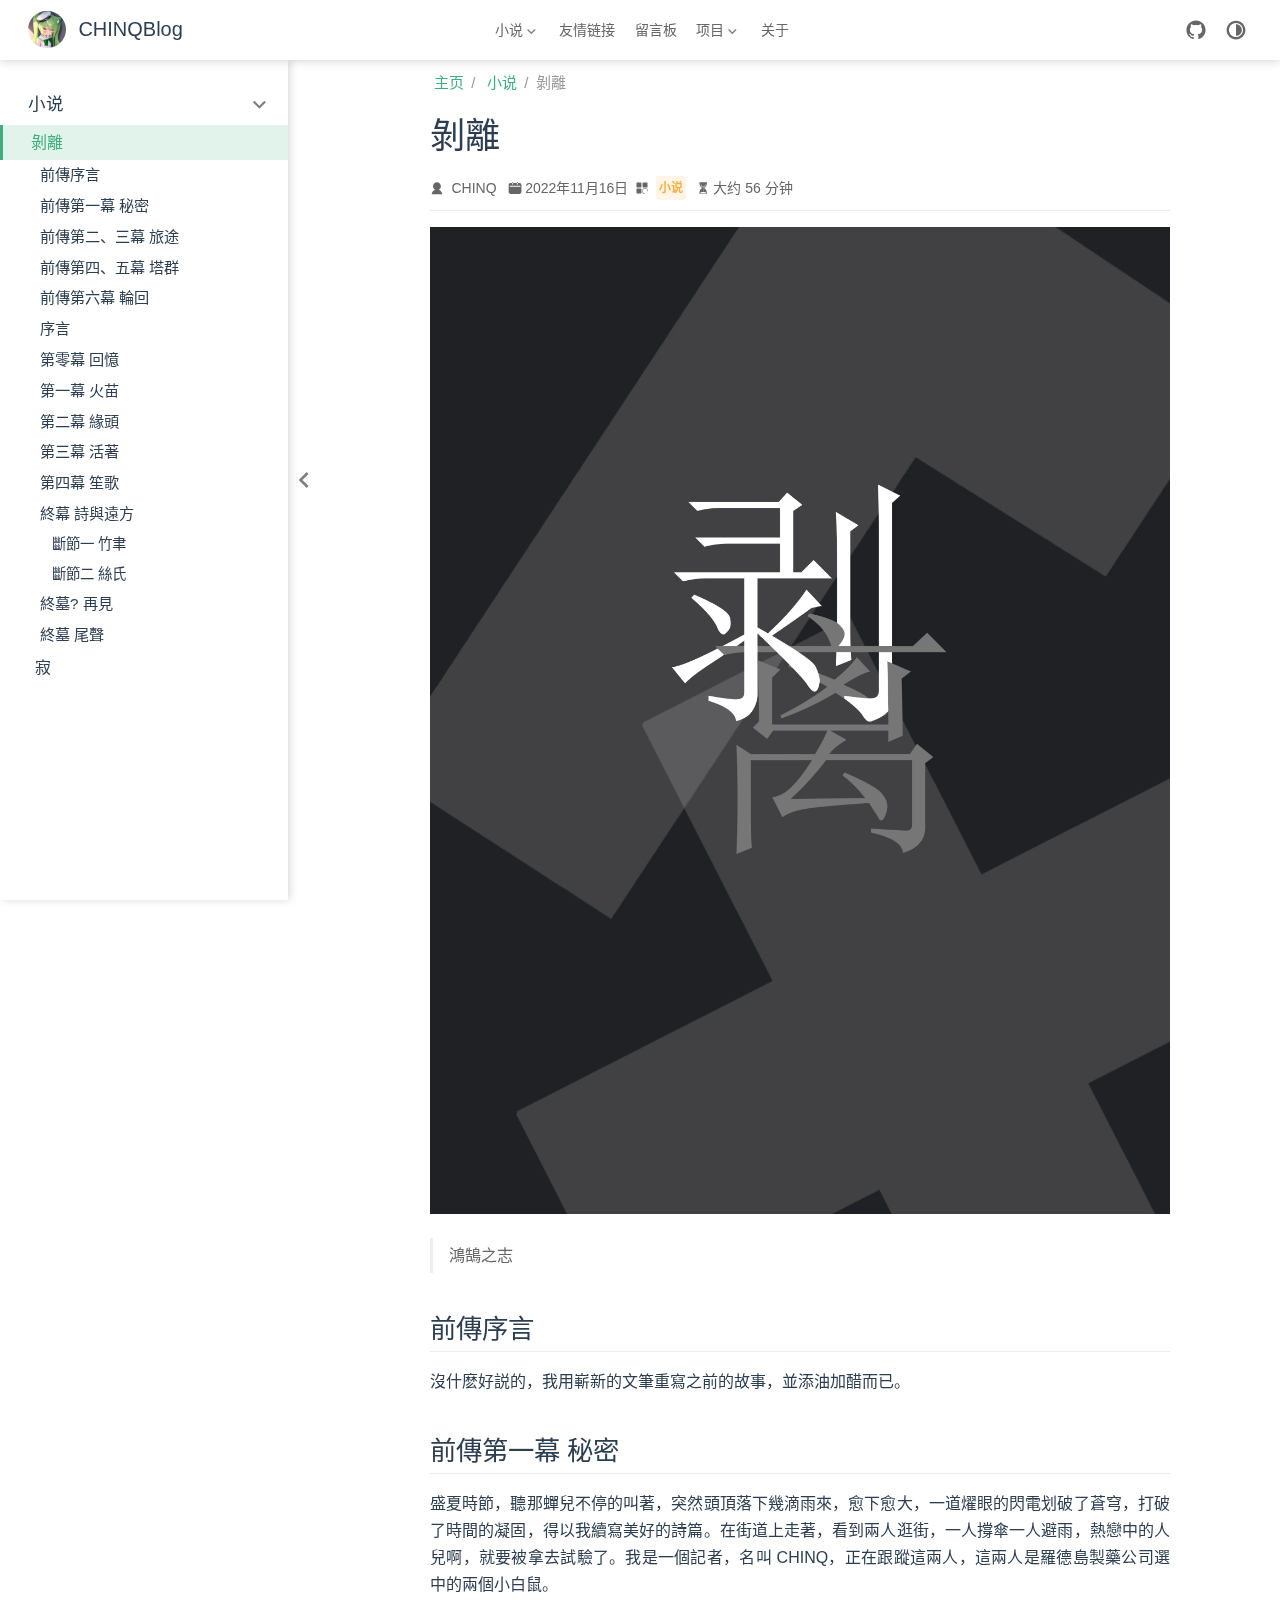
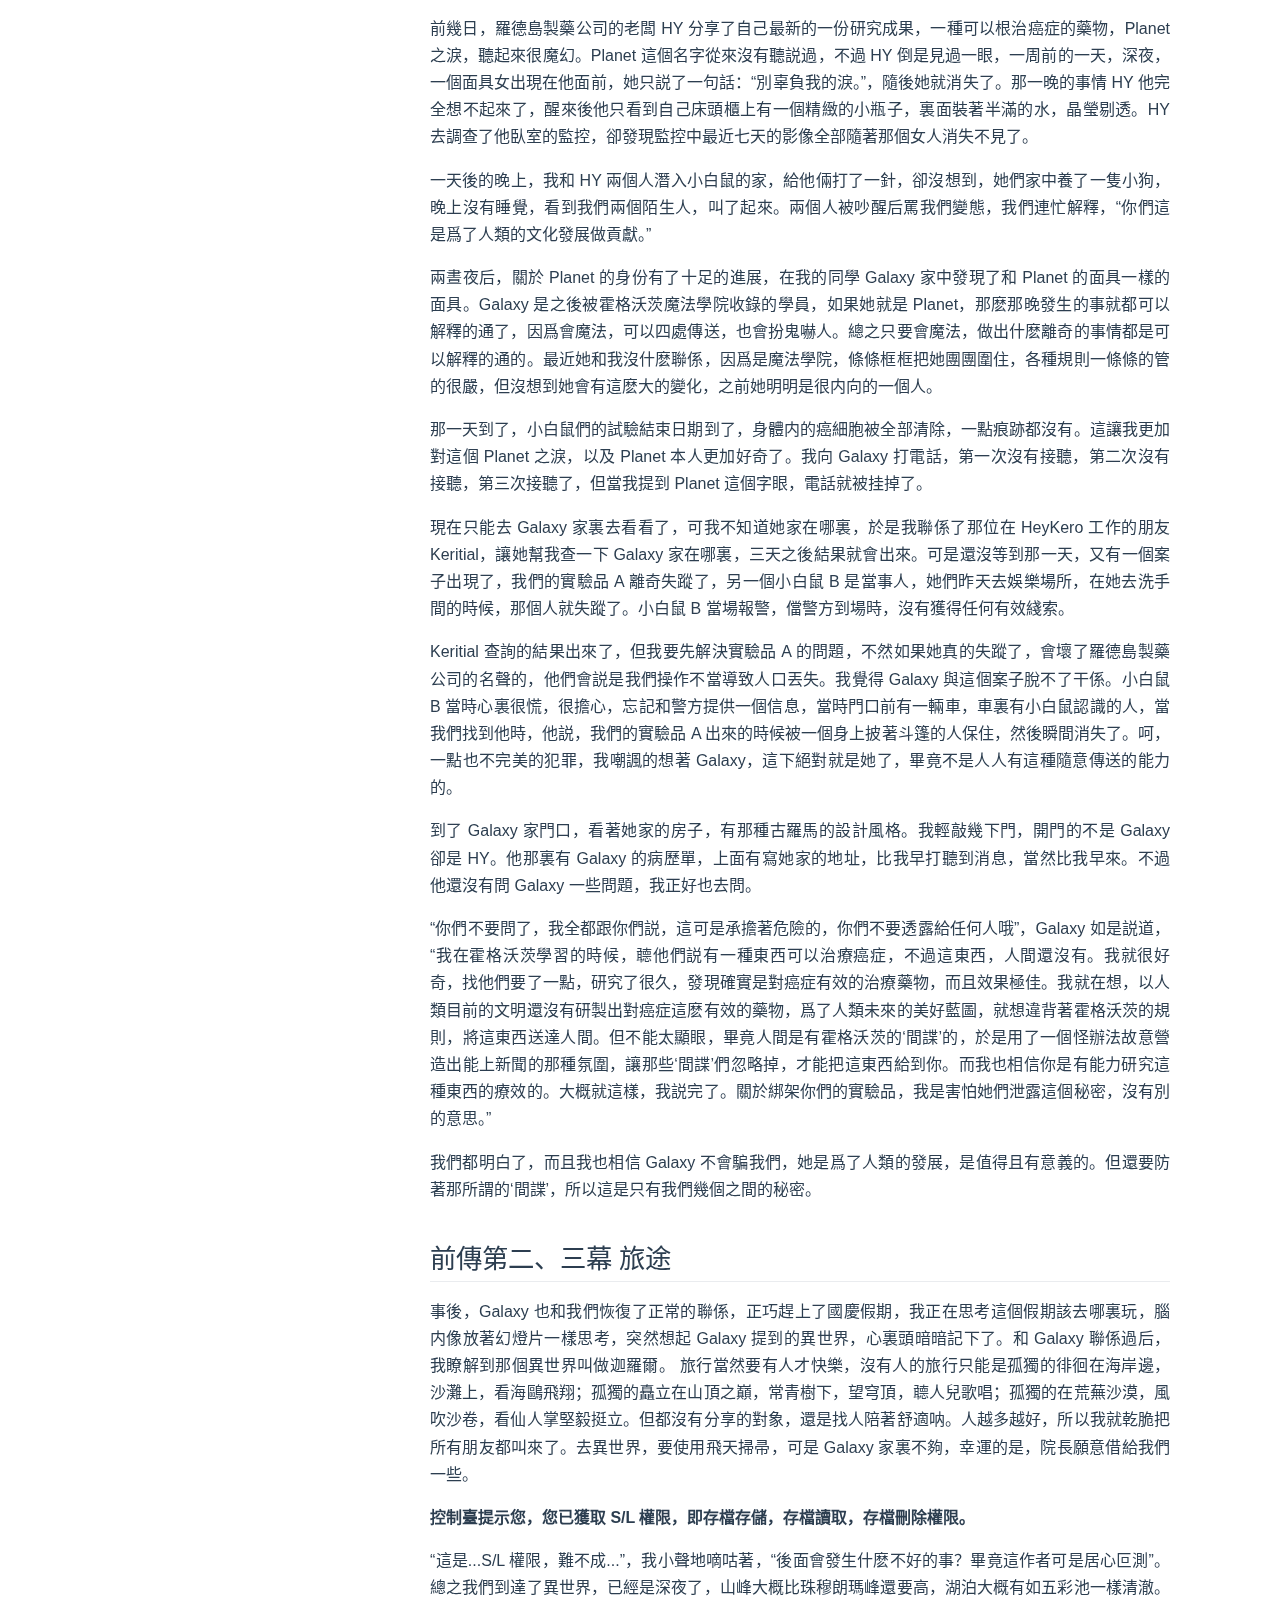
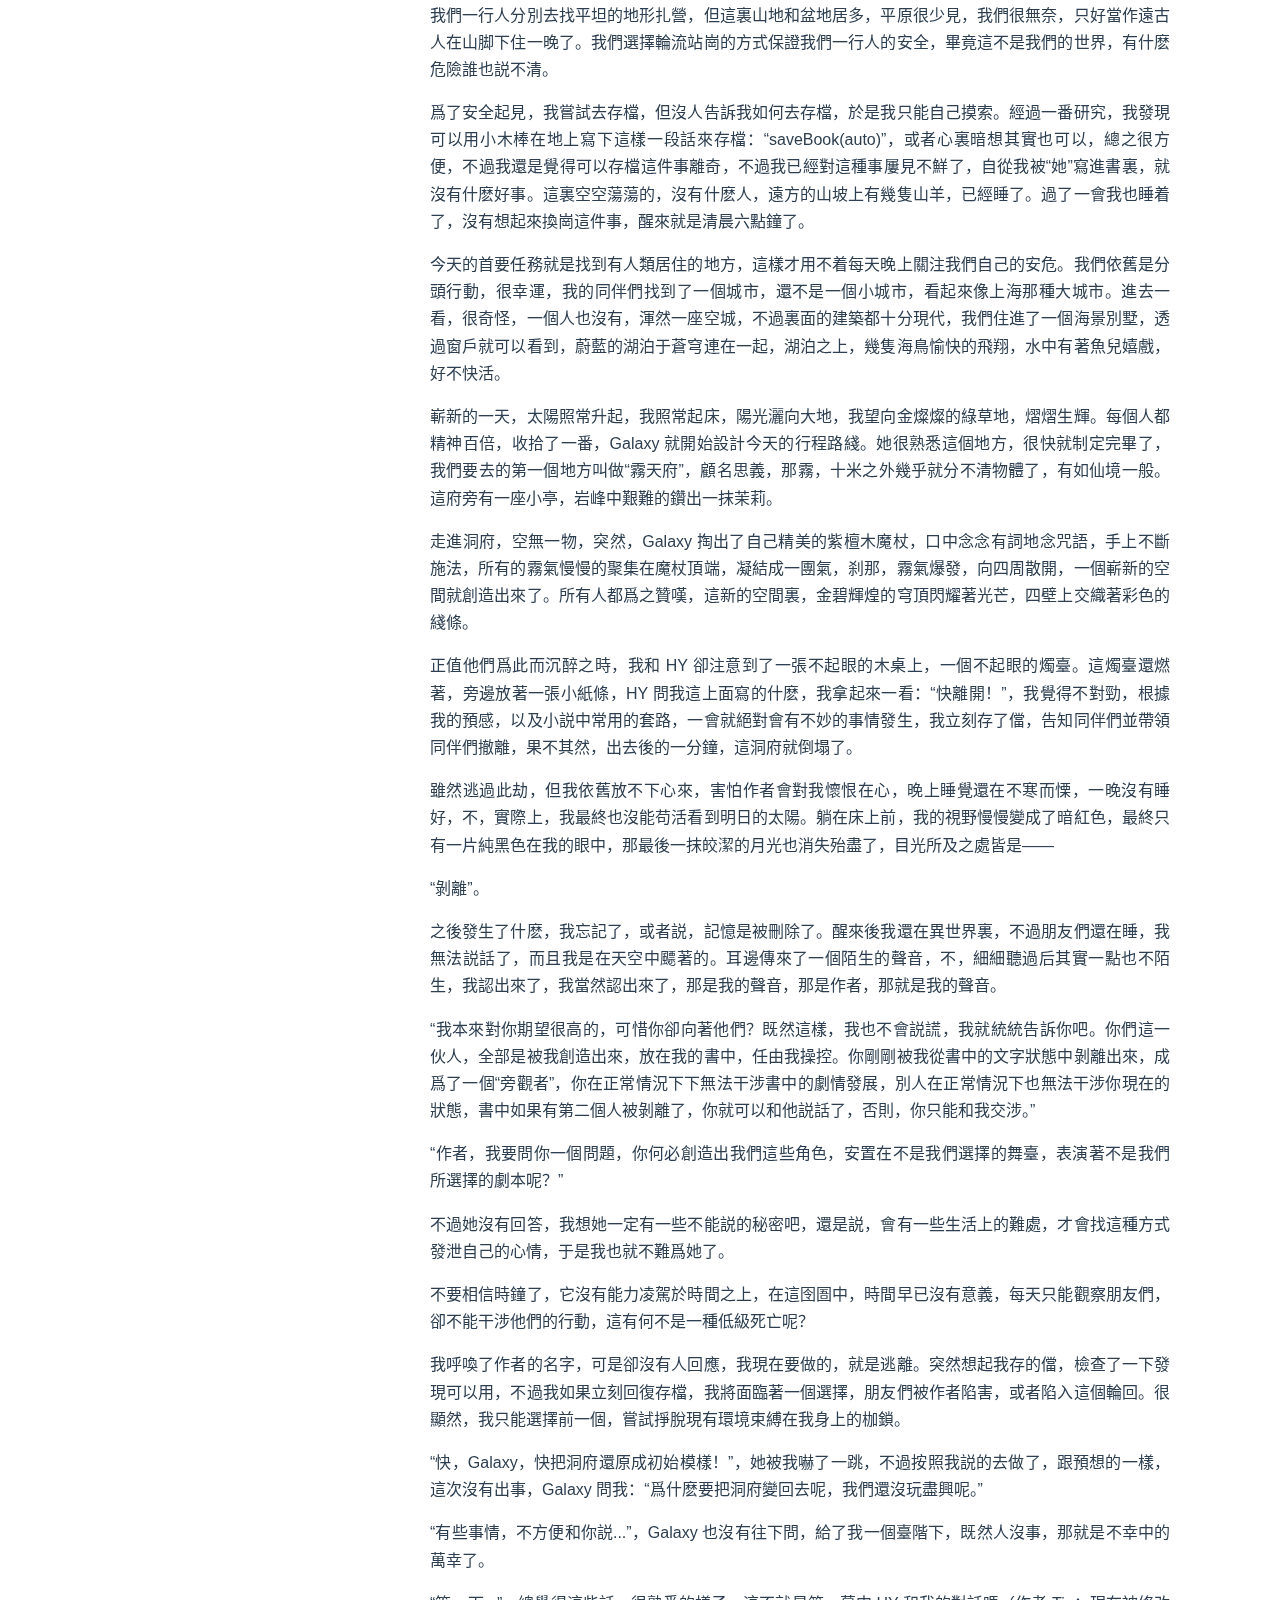
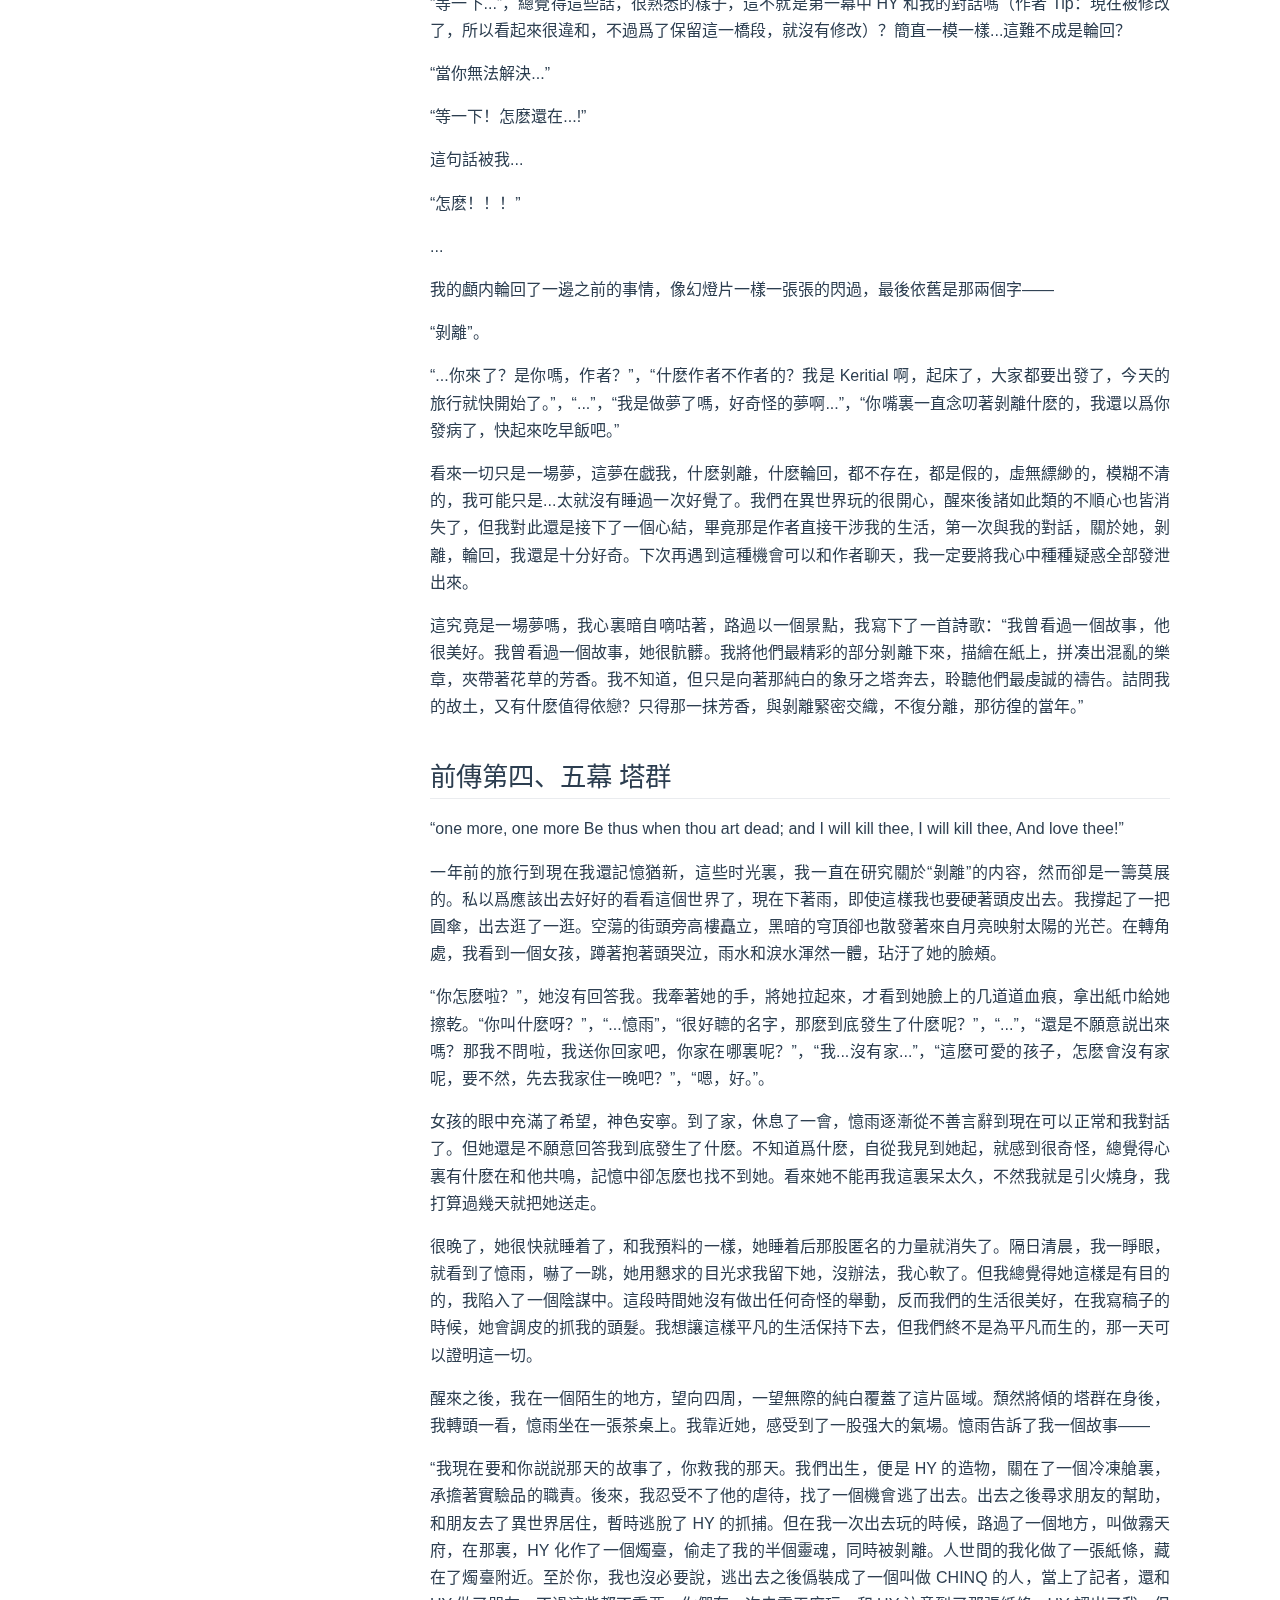
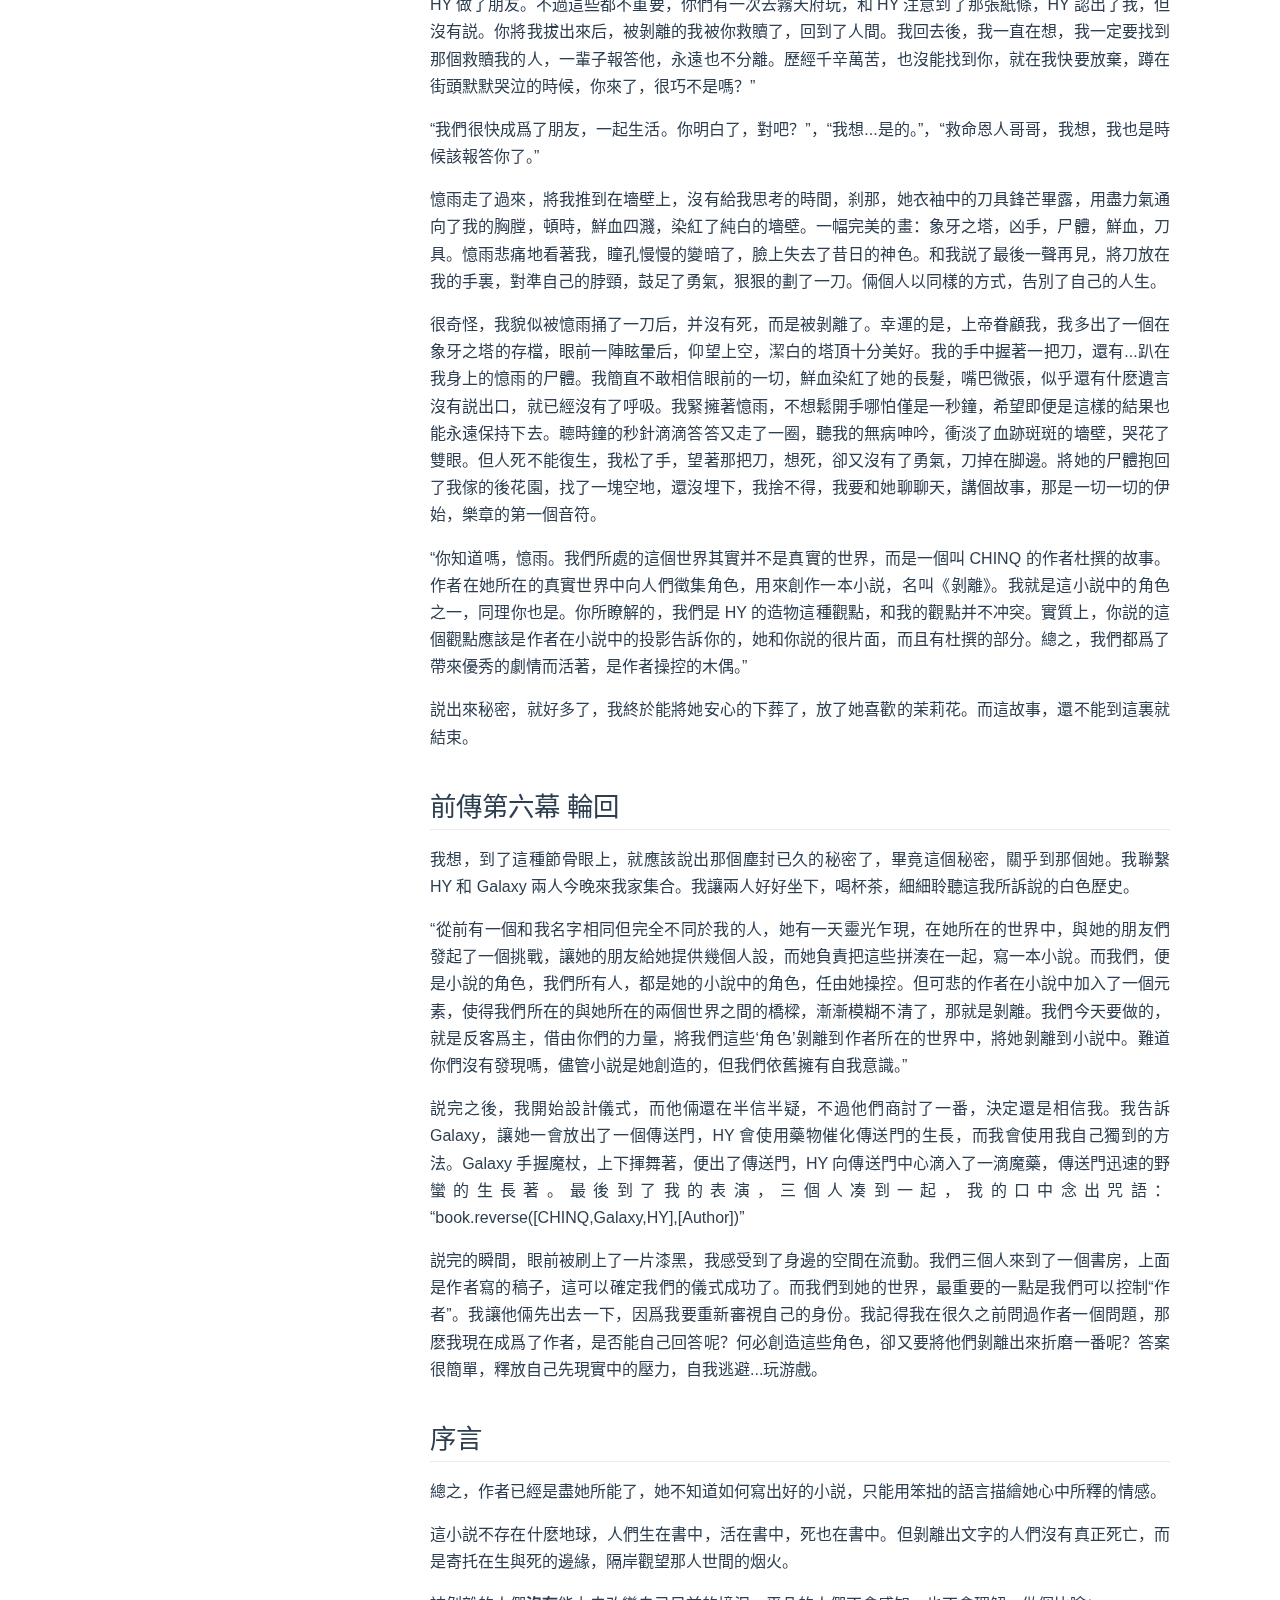
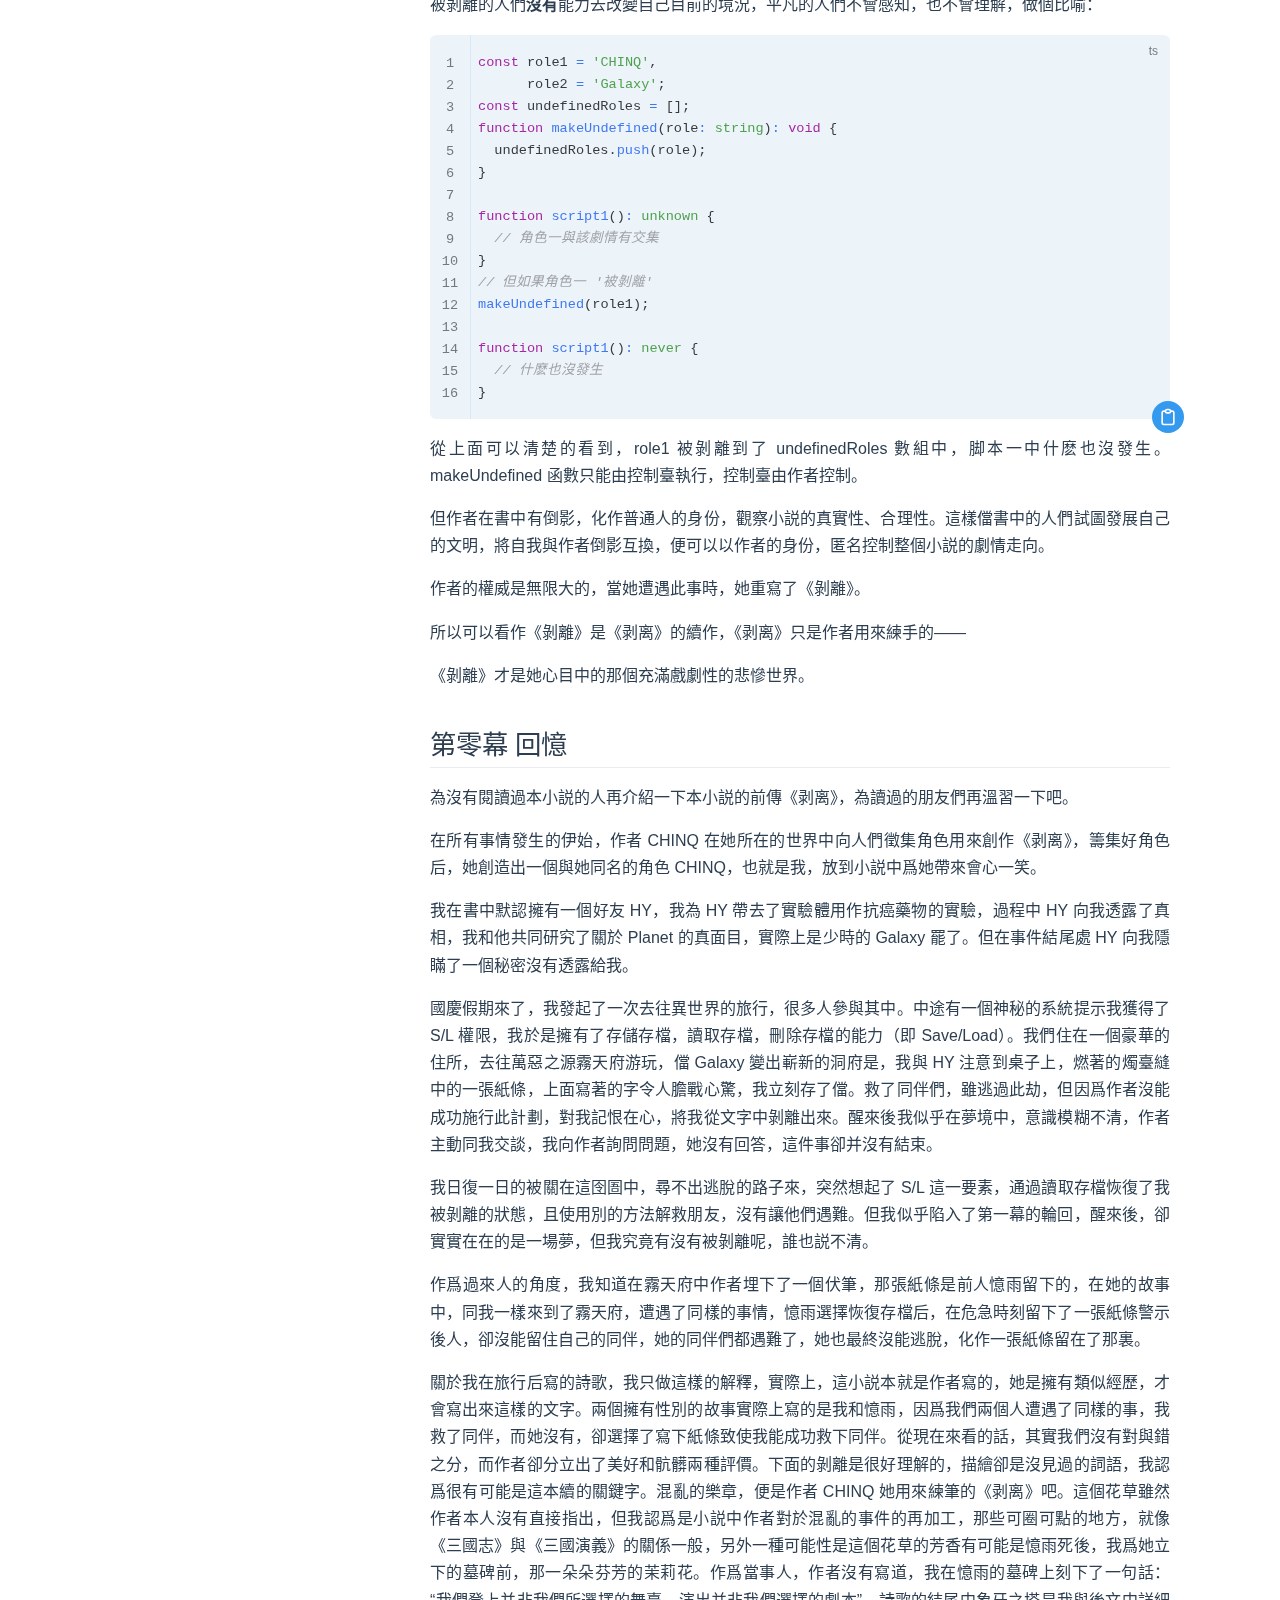
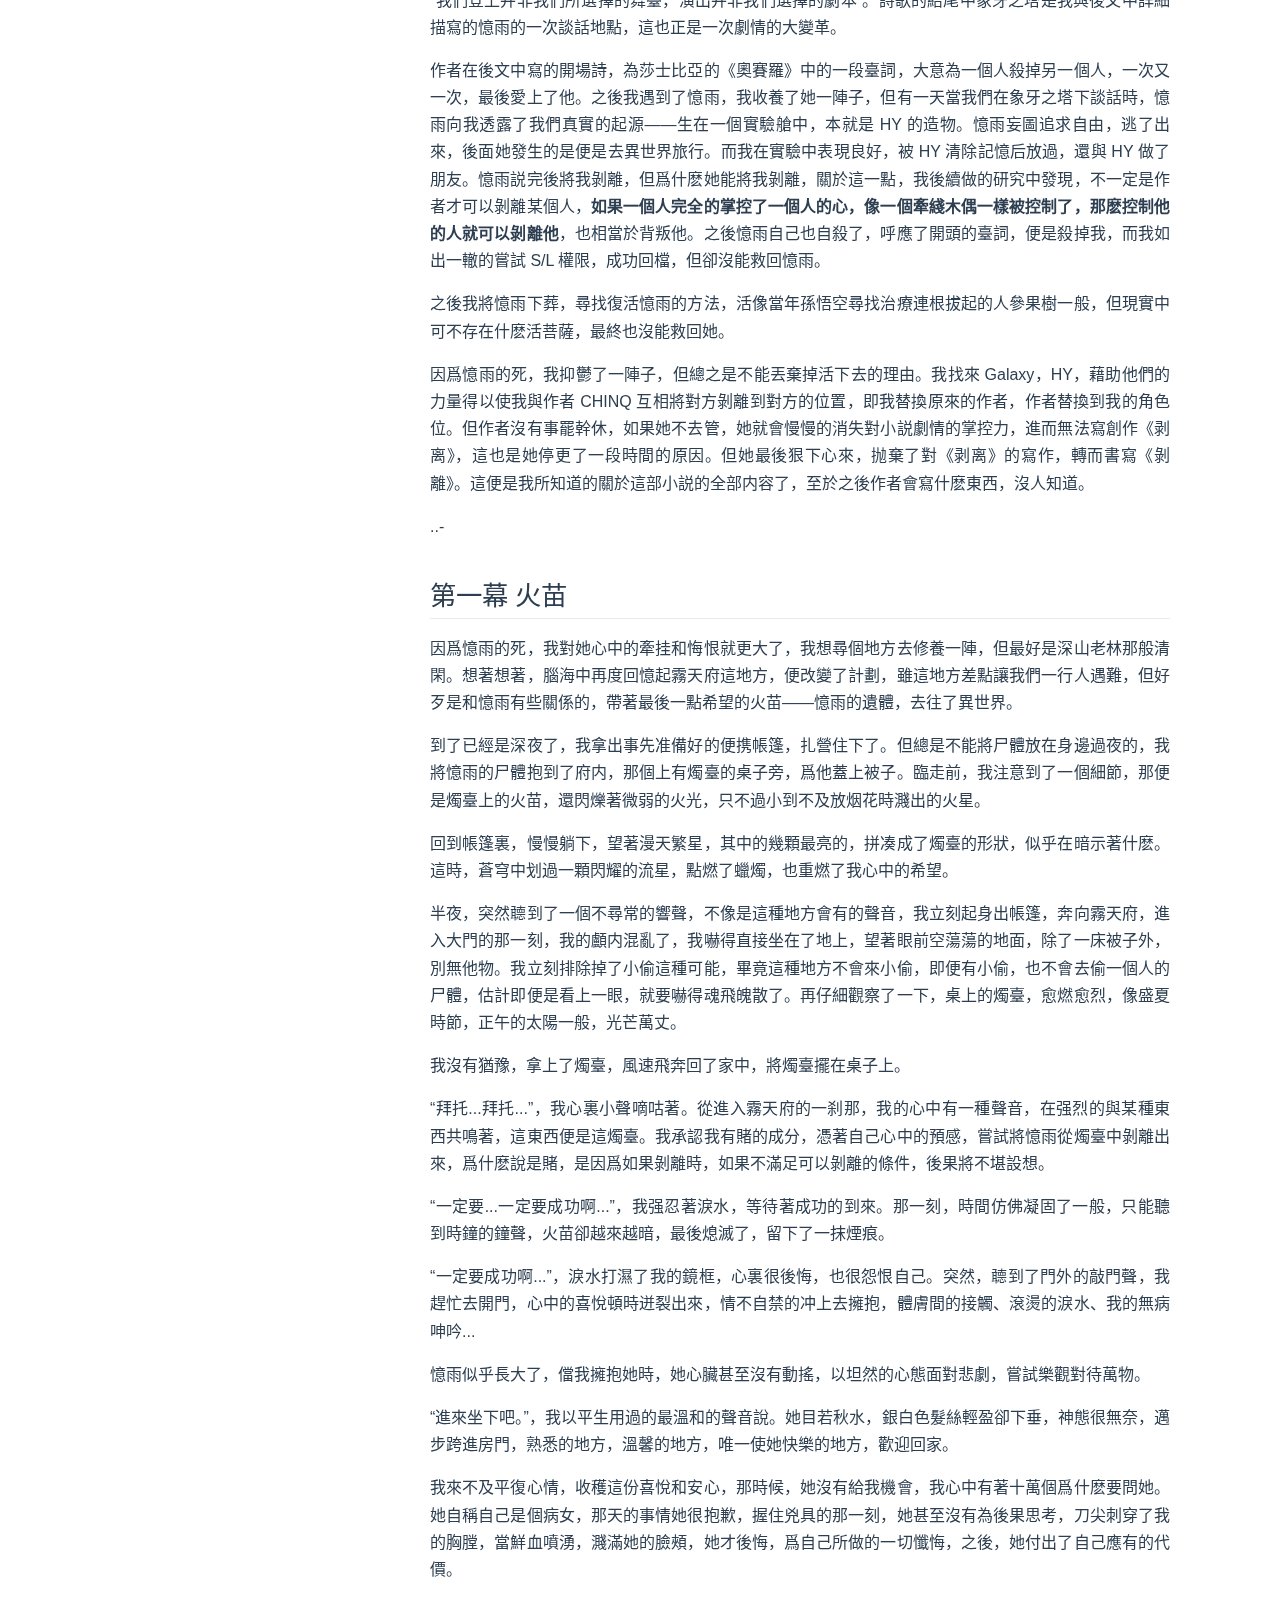
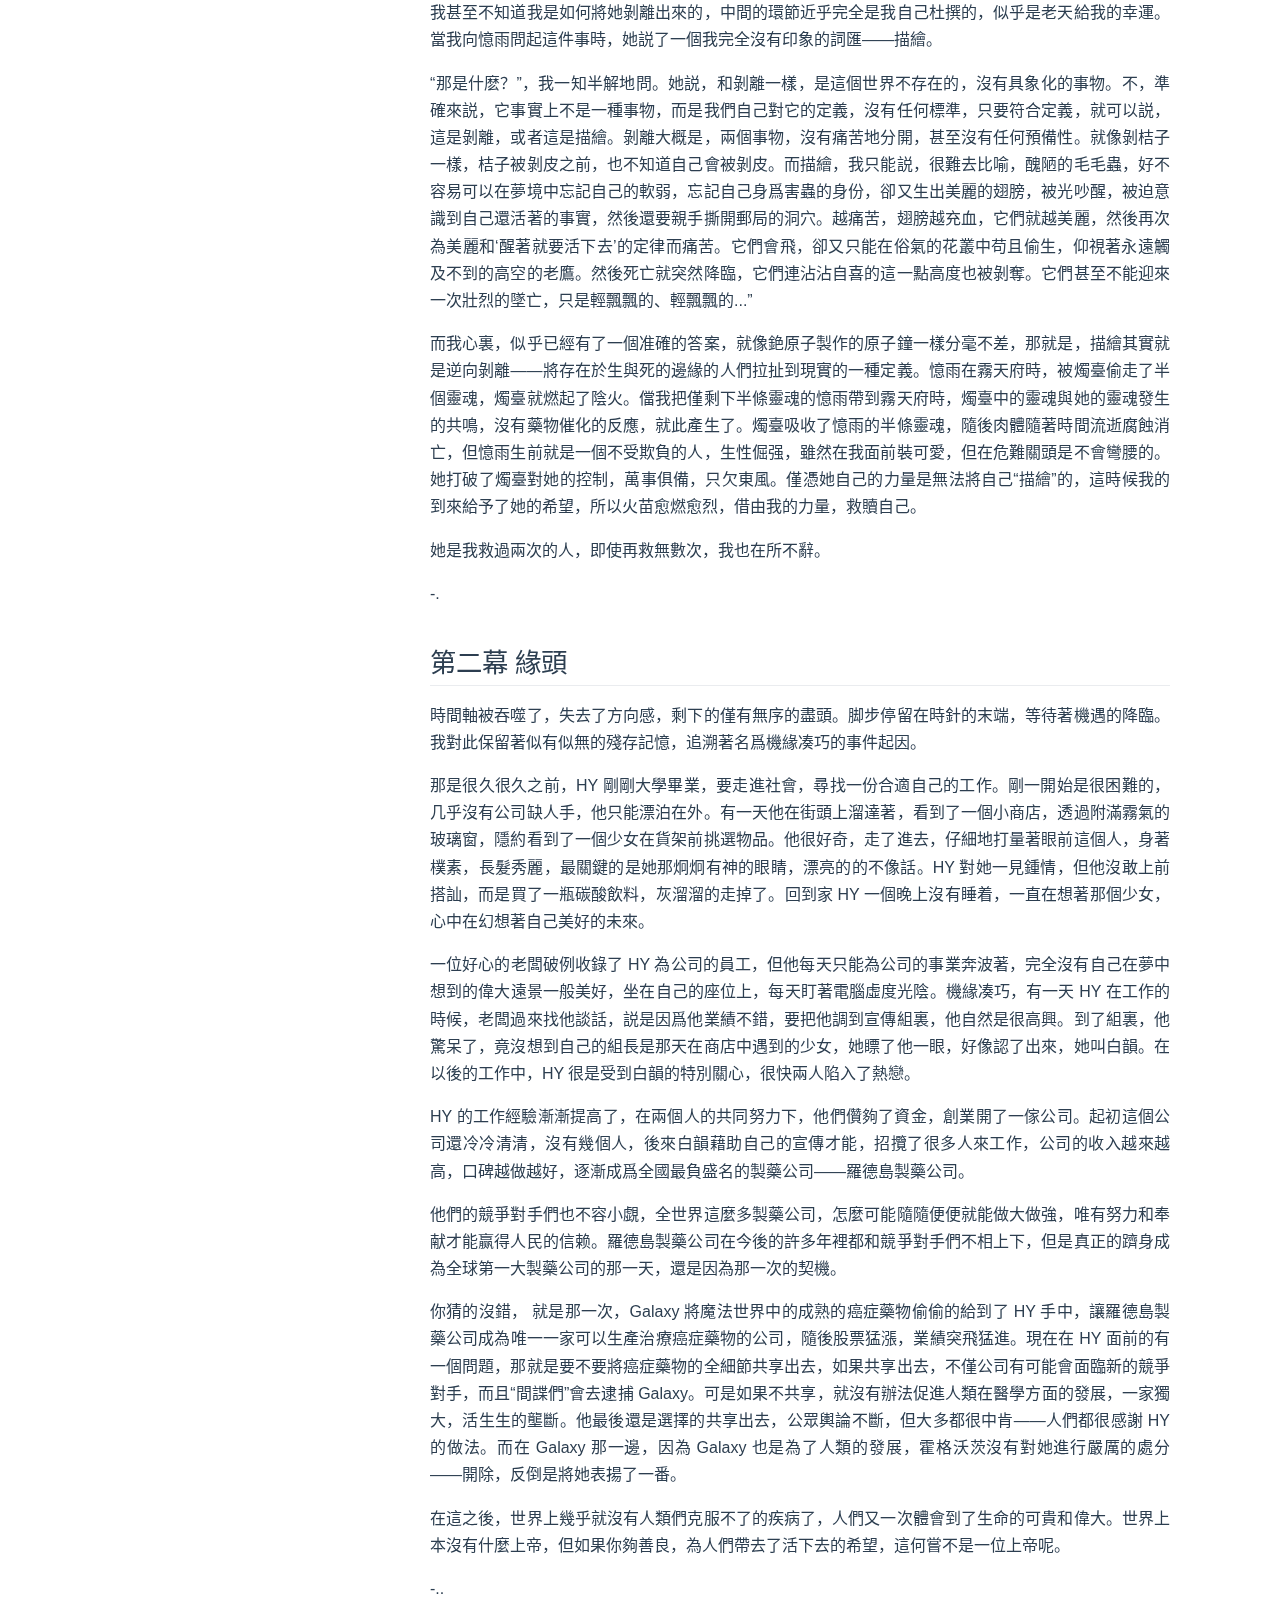
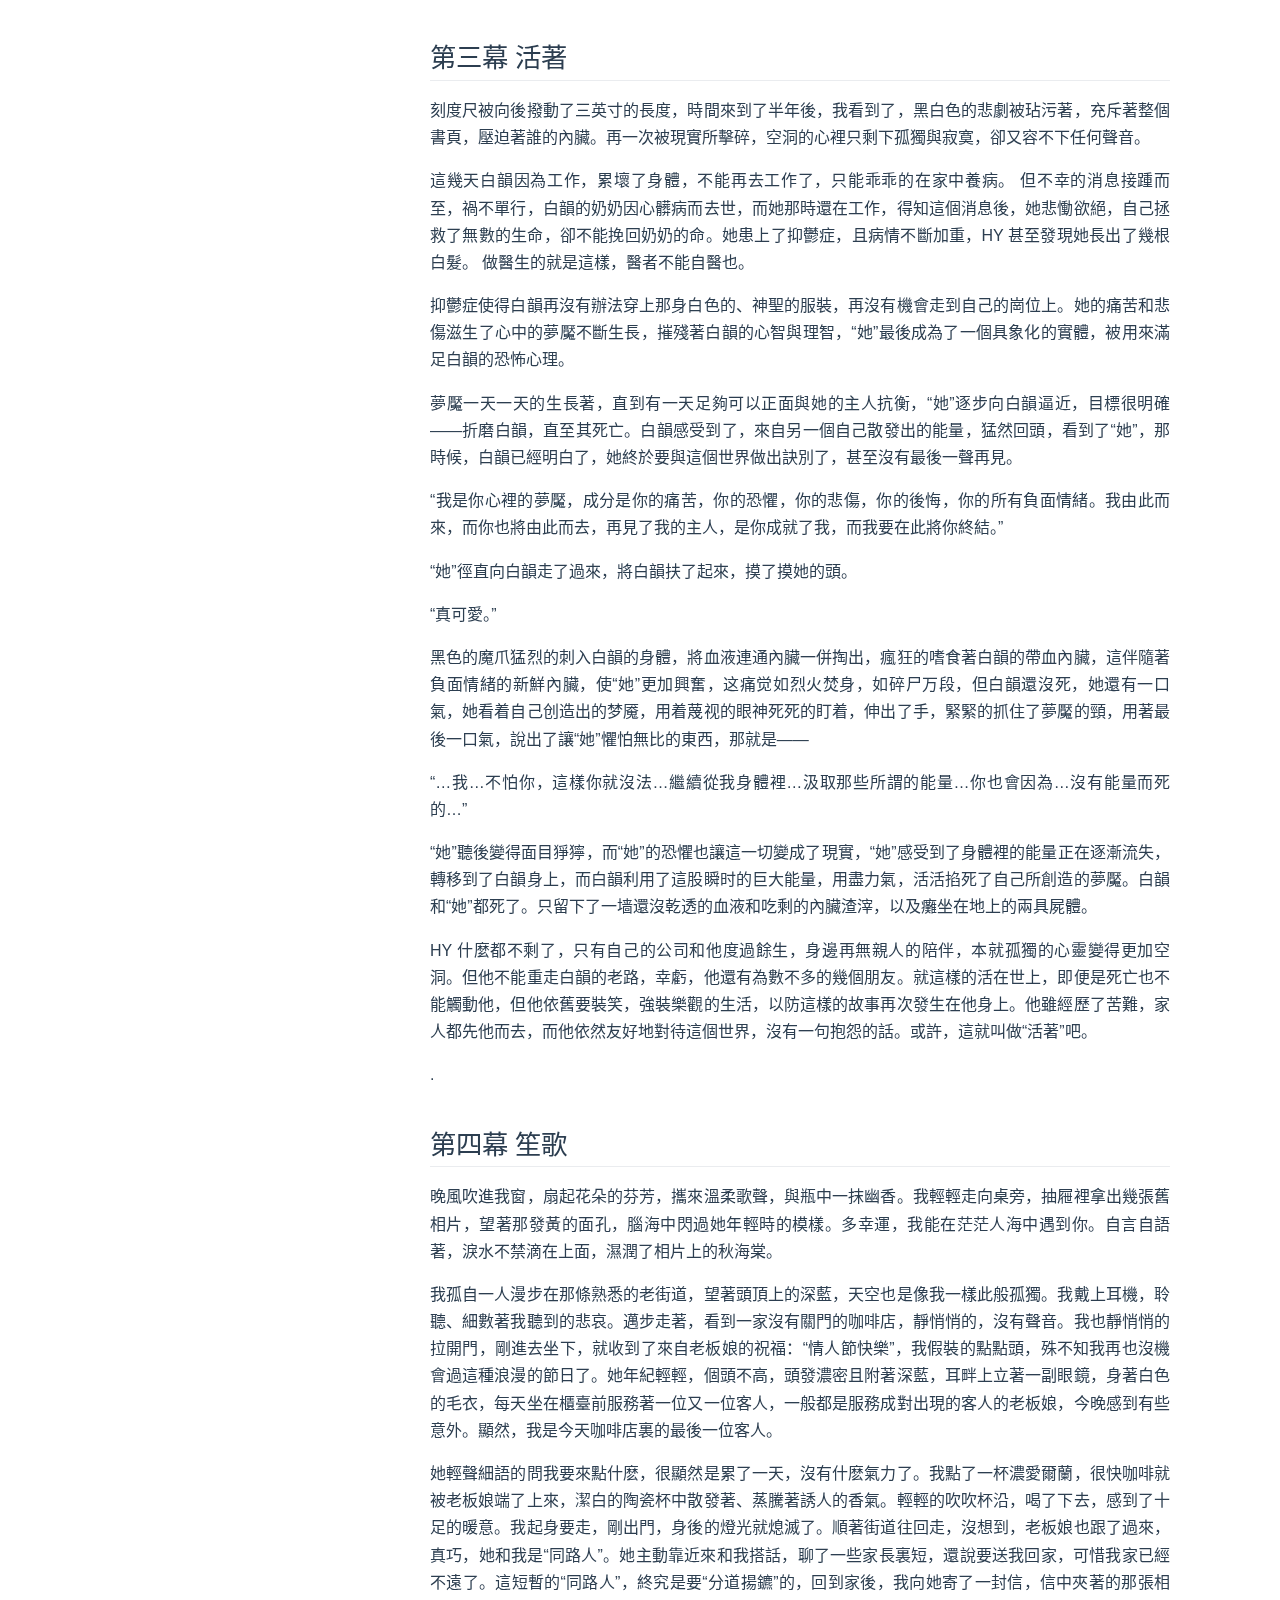
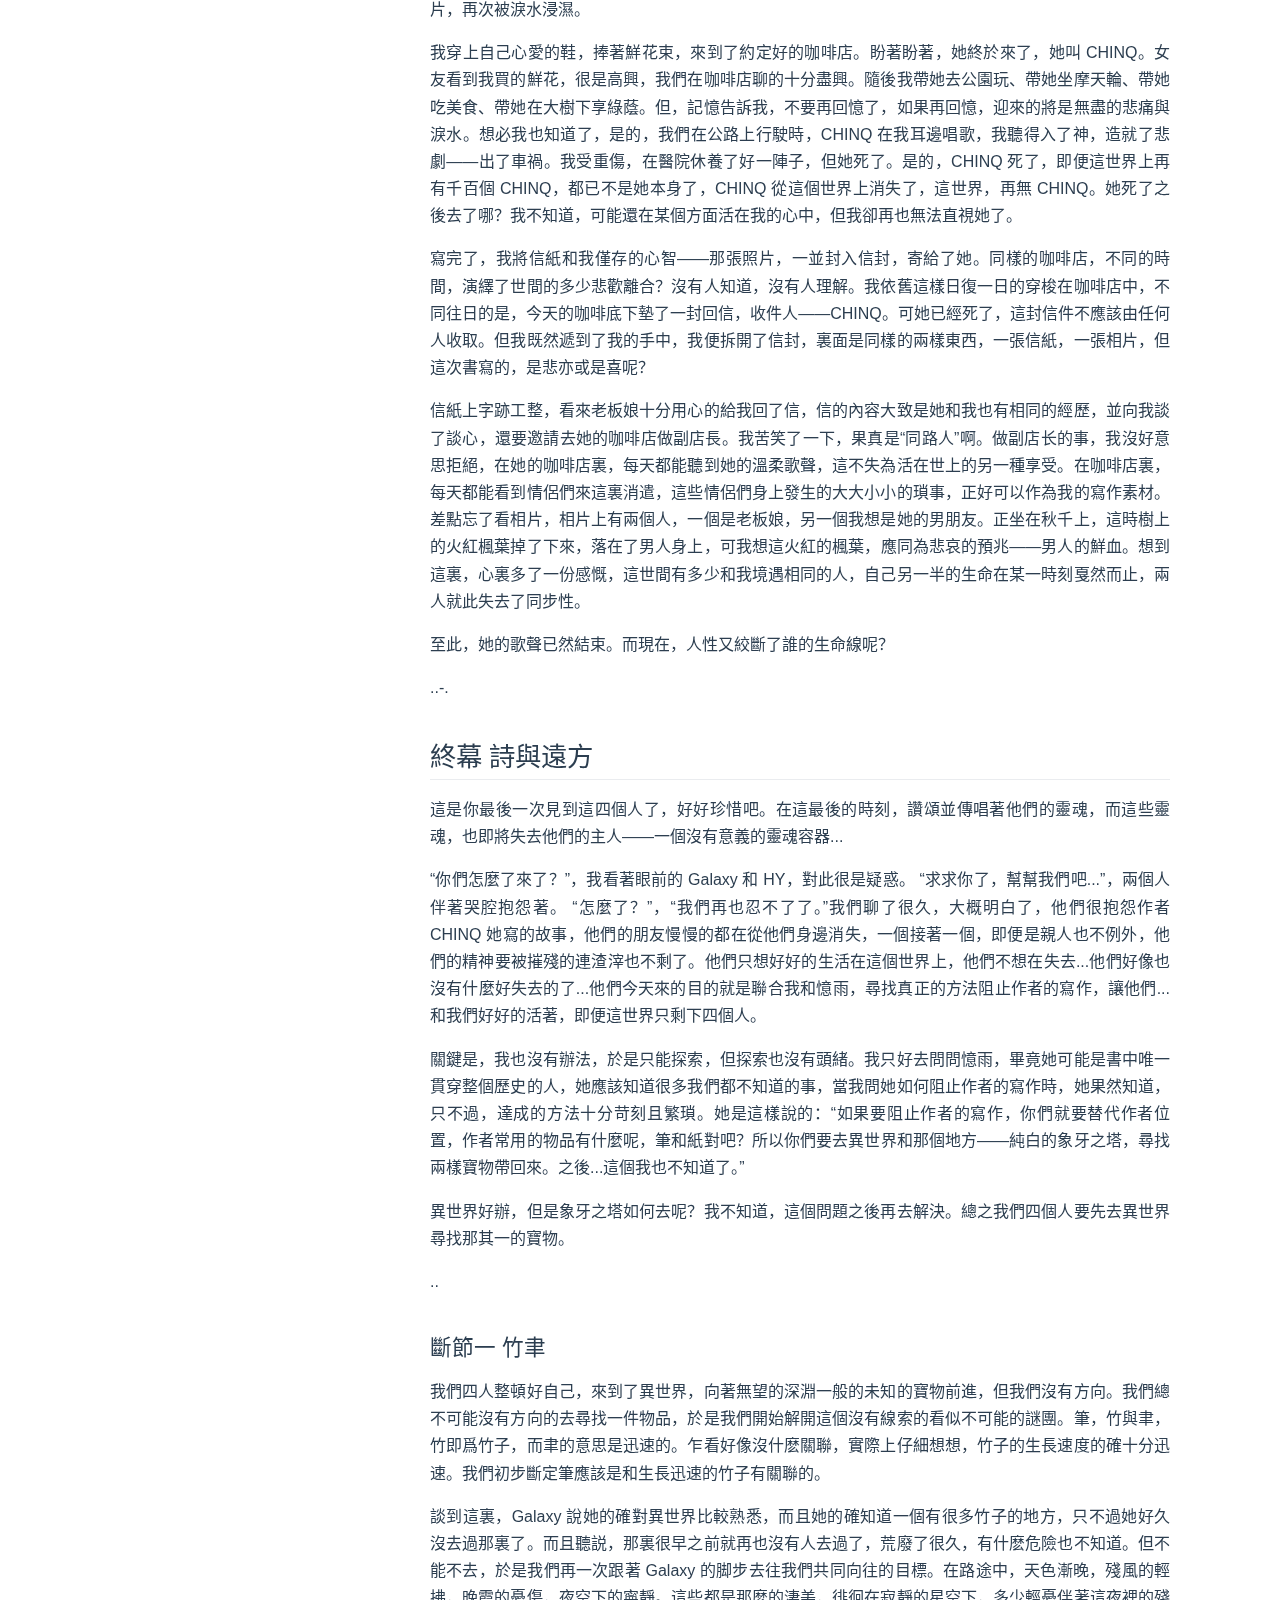
<file: novels/undefined.html>
<!DOCTYPE html>
<html lang="zh-CN" data-theme="light">
  <head>
    <meta charset="utf-8" />
    <meta name="viewport" content="width=device-width,initial-scale=1" />
    <meta name="generator" content="VuePress 2.0.0-beta.59" />
    <meta name="theme" content="VuePress Theme Hope" />
    <meta property="og:url" content="https://www.chinq.xyz/novels/undefined.html"><meta property="og:site_name" content="CHINQBlog"><meta property="og:title" content="剝離"><meta property="og:description" content="undefined 鴻鵠之志 前傳序言 沒什麽好説的，我用嶄新的文筆重寫之前的故事，並添油加醋而已。 前傳第一幕 秘密 盛夏時節，聽那蟬兒不停的叫著，突然頭頂落下幾滴雨來，愈下愈大，一道燿眼的閃電划破了蒼穹，打破了時間的凝固，得以我續寫美好的詩篇。在街道上走著，看到兩人逛街，一人撐傘一人避雨，熱戀中的人兒啊，就要被拿去試驗了。我是一個記者，名叫 CHI..."><meta property="og:type" content="article"><meta property="og:updated_time" content="2022-11-16T13:44:42.000Z"><meta property="og:locale" content="zh-CN"><meta property="article:modified_time" content="2022-11-16T13:44:42.000Z"><link rel="manifest" href="/manifest.webmanifest"><meta name="theme-color" content="#3eaf7c"><link rel="icon" href="/assets/imgs/icons/favicon-192x192.png"><link rel="apple-touch-icon" href="/assets/imgs/icons/favicon-192x192.png"><title>剝離 | CHINQBlog</title><meta name="description" content="undefined 鴻鵠之志 前傳序言 沒什麽好説的，我用嶄新的文筆重寫之前的故事，並添油加醋而已。 前傳第一幕 秘密 盛夏時節，聽那蟬兒不停的叫著，突然頭頂落下幾滴雨來，愈下愈大，一道燿眼的閃電划破了蒼穹，打破了時間的凝固，得以我續寫美好的詩篇。在街道上走著，看到兩人逛街，一人撐傘一人避雨，熱戀中的人兒啊，就要被拿去試驗了。我是一個記者，名叫 CHI...">
    <style>
      :root {
        --bg-color: #fff;
      }

      html[data-theme="dark"] {
        --bg-color: #1d2025;
      }

      html,
      body {
        background: var(--bg-color);
      }
    </style>
    <script>
      const userMode = localStorage.getItem("vuepress-theme-hope-scheme");
      const systemDarkMode =
        window.matchMedia &&
        window.matchMedia("(prefers-color-scheme: dark)").matches;

      if (userMode === "dark" || (userMode !== "light" && systemDarkMode)) {
        document.querySelector("html").setAttribute("data-theme", "dark");
      }
    </script>
    <link rel="preload" href="/assets/style-93816b7b.css" as="style"><link rel="stylesheet" href="/assets/style-93816b7b.css">
    <link rel="modulepreload" href="/assets/app-7c7adbe4.js"><link rel="modulepreload" href="/assets/framework-7146a8c9.js"><link rel="modulepreload" href="/assets/undefined.html-23b0f994.js"><link rel="modulepreload" href="/assets/undefined.html-66666f25.js"><link rel="prefetch" href="/assets/index.html-a634930b.js" as="script"><link rel="prefetch" href="/assets/index.html-0d34e89c.js" as="script"><link rel="prefetch" href="/assets/index.html-74a29386.js" as="script"><link rel="prefetch" href="/assets/index.html-dcef21cf.js" as="script"><link rel="prefetch" href="/assets/index.html-d102ed6a.js" as="script"><link rel="prefetch" href="/assets/silent.html-c6f75f31.js" as="script"><link rel="prefetch" href="/assets/404.html-1e4e900e.js" as="script"><link rel="prefetch" href="/assets/index.html-891f88a5.js" as="script"><link rel="prefetch" href="/assets/index.html-7737e9f5.js" as="script"><link rel="prefetch" href="/assets/index.html-490bdebd.js" as="script"><link rel="prefetch" href="/assets/index.html-6ce9cf96.js" as="script"><link rel="prefetch" href="/assets/index.html-20e6e57f.js" as="script"><link rel="prefetch" href="/assets/silent.html-a4b2692c.js" as="script"><link rel="prefetch" href="/assets/404.html-327017ec.js" as="script"><link rel="prefetch" href="/assets/photoswipe.esm-a9093b7c.js" as="script"><link rel="prefetch" href="/assets/giscus-cb5b3b13.js" as="script"><link rel="prefetch" href="/assets/friendlink-f0e5b8eb.js" as="script"><link rel="prefetch" href="/assets/hitokoto-d32e6290.js" as="script">
  </head>
  <body>
    <div id="app"><!--[--><!--[--><!--[--><span tabindex="-1"></span><a href="#main-content" class="skip-link sr-only">跳至主要內容</a><!--]--><div class="theme-container has-toc"><!--[--><!--[--><header class="navbar"><div class="navbar-left"><button class="toggle-sidebar-button" title="Toggle Sidebar"><span class="icon"></span></button><!--[--><!----><!--]--><a href="/" class="brand"><img class="logo" src="/assets/imgs/icons/avatar.webp" alt="CHINQBlog"><!----><span class="site-name hide-in-pad">CHINQBlog</span></a><!--[--><!----><!--]--></div><div class="navbar-center"><!--[--><!----><!--]--><nav class="nav-links"><div class="nav-item hide-in-mobile"><div class="dropdown-wrapper"><button class="dropdown-title" type="button" aria-label="小说"><span class="title"><span class="icon iconfont icon-read"></span>小说</span><span class="arrow"></span><ul class="nav-dropdown"><li class="dropdown-item"><a aria-current="page" href="/novels/undefined.html" class="router-link-active router-link-exact-active nav-link active" aria-label="剝離"><!---->剝離<!----></a></li><li class="dropdown-item"><a href="/novels/silent.html" class="nav-link" aria-label="寂"><span class="icon iconfont icon-edit"></span>寂<!----></a></li></ul></button></div></div><div class="nav-item hide-in-mobile"><a href="/links/" class="nav-link" aria-label="友情链接"><span class="icon iconfont icon-link"></span>友情链接<!----></a></div><div class="nav-item hide-in-mobile"><a href="/comments/" class="nav-link" aria-label="留言板"><span class="icon iconfont icon-comment"></span>留言板<!----></a></div><div class="nav-item hide-in-mobile"><div class="dropdown-wrapper"><button class="dropdown-title" type="button" aria-label="项目"><span class="title"><span class="icon iconfont icon-folder"></span>项目</span><span class="arrow"></span><ul class="nav-dropdown"><li class="dropdown-item"><a href="https://rpe.chinq.xyz" rel="noopener noreferrer" target="_blank" aria-label="RPE Guide" class="nav-link"><!---->RPE Guide<span><svg class="external-link-icon" xmlns="http://www.w3.org/2000/svg" aria-hidden="true" focusable="false" x="0px" y="0px" viewBox="0 0 100 100" width="15" height="15"><path fill="currentColor" d="M18.8,85.1h56l0,0c2.2,0,4-1.8,4-4v-32h-8v28h-48v-48h28v-8h-32l0,0c-2.2,0-4,1.8-4,4v56C14.8,83.3,16.6,85.1,18.8,85.1z"></path><polygon fill="currentColor" points="45.7,48.7 51.3,54.3 77.2,28.5 77.2,37.2 85.2,37.2 85.2,14.9 62.8,14.9 62.8,22.9 71.5,22.9"></polygon></svg><span class="external-link-icon-sr-only">open in new window</span></span><!----></a></li><li class="dropdown-item"><a href="https://todos.chinq.xyz" rel="noopener noreferrer" target="_blank" aria-label="Todos!" class="nav-link"><!---->Todos!<span><svg class="external-link-icon" xmlns="http://www.w3.org/2000/svg" aria-hidden="true" focusable="false" x="0px" y="0px" viewBox="0 0 100 100" width="15" height="15"><path fill="currentColor" d="M18.8,85.1h56l0,0c2.2,0,4-1.8,4-4v-32h-8v28h-48v-48h28v-8h-32l0,0c-2.2,0-4,1.8-4,4v56C14.8,83.3,16.6,85.1,18.8,85.1z"></path><polygon fill="currentColor" points="45.7,48.7 51.3,54.3 77.2,28.5 77.2,37.2 85.2,37.2 85.2,14.9 62.8,14.9 62.8,22.9 71.5,22.9"></polygon></svg><span class="external-link-icon-sr-only">open in new window</span></span><!----></a></li></ul></button></div></div><div class="nav-item hide-in-mobile"><a href="/about/" class="nav-link" aria-label="关于"><span class="icon iconfont icon-like"></span>关于<!----></a></div></nav><!--[--><!----><!--]--></div><div class="navbar-right"><!--[--><!----><!--]--><!----><div class="nav-item"><a class="repo-link" href="https://github.com/CQBerry/self" target="_blank" rel="noopener noreferrer" aria-label="GitHub"><svg xmlns="http://www.w3.org/2000/svg" class="icon github-icon" viewBox="0 0 1024 1024" fill="currentColor" aria-label="github icon" style="width:1.25rem;height:1.25rem;vertical-align:middle;"><path d="M511.957 21.333C241.024 21.333 21.333 240.981 21.333 512c0 216.832 140.544 400.725 335.574 465.664 24.49 4.395 32.256-10.07 32.256-23.083 0-11.69.256-44.245 0-85.205-136.448 29.61-164.736-64.64-164.736-64.64-22.315-56.704-54.4-71.765-54.4-71.765-44.587-30.464 3.285-29.824 3.285-29.824 49.195 3.413 75.179 50.517 75.179 50.517 43.776 75.008 114.816 53.333 142.762 40.79 4.523-31.66 17.152-53.377 31.19-65.537-108.971-12.458-223.488-54.485-223.488-242.602 0-53.547 19.114-97.323 50.517-131.67-5.035-12.33-21.93-62.293 4.779-129.834 0 0 41.258-13.184 134.912 50.346a469.803 469.803 0 0 1 122.88-16.554c41.642.213 83.626 5.632 122.88 16.554 93.653-63.488 134.784-50.346 134.784-50.346 26.752 67.541 9.898 117.504 4.864 129.834 31.402 34.347 50.474 78.123 50.474 131.67 0 188.586-114.73 230.016-224.042 242.09 17.578 15.232 33.578 44.672 33.578 90.454v135.85c0 13.142 7.936 27.606 32.854 22.87C862.25 912.597 1002.667 728.747 1002.667 512c0-271.019-219.648-490.667-490.71-490.667z"></path></svg></a></div><div class="nav-item hide-in-mobile"><button id="appearance-switch"><svg xmlns="http://www.w3.org/2000/svg" class="icon auto-icon" viewBox="0 0 1024 1024" fill="currentColor" aria-label="auto icon" style="display:block;"><path d="M512 992C246.92 992 32 777.08 32 512S246.92 32 512 32s480 214.92 480 480-214.92 480-480 480zm0-840c-198.78 0-360 161.22-360 360 0 198.84 161.22 360 360 360s360-161.16 360-360c0-198.78-161.22-360-360-360zm0 660V212c165.72 0 300 134.34 300 300 0 165.72-134.28 300-300 300z"></path></svg><svg xmlns="http://www.w3.org/2000/svg" class="icon dark-icon" viewBox="0 0 1024 1024" fill="currentColor" aria-label="dark icon" style="display:none;"><path d="M524.8 938.667h-4.267a439.893 439.893 0 0 1-313.173-134.4 446.293 446.293 0 0 1-11.093-597.334A432.213 432.213 0 0 1 366.933 90.027a42.667 42.667 0 0 1 45.227 9.386 42.667 42.667 0 0 1 10.24 42.667 358.4 358.4 0 0 0 82.773 375.893 361.387 361.387 0 0 0 376.747 82.774 42.667 42.667 0 0 1 54.187 55.04 433.493 433.493 0 0 1-99.84 154.88 438.613 438.613 0 0 1-311.467 128z"></path></svg><svg xmlns="http://www.w3.org/2000/svg" class="icon light-icon" viewBox="0 0 1024 1024" fill="currentColor" aria-label="light icon" style="display:none;"><path d="M952 552h-80a40 40 0 0 1 0-80h80a40 40 0 0 1 0 80zM801.88 280.08a41 41 0 0 1-57.96-57.96l57.96-58a41.04 41.04 0 0 1 58 58l-58 57.96zM512 752a240 240 0 1 1 0-480 240 240 0 0 1 0 480zm0-560a40 40 0 0 1-40-40V72a40 40 0 0 1 80 0v80a40 40 0 0 1-40 40zm-289.88 88.08-58-57.96a41.04 41.04 0 0 1 58-58l57.96 58a41 41 0 0 1-57.96 57.96zM192 512a40 40 0 0 1-40 40H72a40 40 0 0 1 0-80h80a40 40 0 0 1 40 40zm30.12 231.92a41 41 0 0 1 57.96 57.96l-57.96 58a41.04 41.04 0 0 1-58-58l58-57.96zM512 832a40 40 0 0 1 40 40v80a40 40 0 0 1-80 0v-80a40 40 0 0 1 40-40zm289.88-88.08 58 57.96a41.04 41.04 0 0 1-58 58l-57.96-58a41 41 0 0 1 57.96-57.96z"></path></svg></button></div><!----><!--[--><!----><!--]--><button class="toggle-navbar-button" aria-label="Toggle Navbar" aria-expanded="false" aria-controls="nav-screen"><span class="button-container"><span class="button-top"></span><span class="button-middle"></span><span class="button-bottom"></span></span></button></div></header><!----><!--]--><!----><div class="toggle-sidebar-wrapper"><span class="arrow left"></span></div><aside class="sidebar"><!--[--><!----><!--]--><ul class="sidebar-links"><li><section class="sidebar-group"><button class="sidebar-heading clickable active"><span class="icon iconfont icon-read"></span><a href="/novels/" class="title">小说</a><span class="arrow down"></span></button><ul class="sidebar-links"><li><!--[--><a aria-current="page" href="/novels/undefined.html" class="router-link-active router-link-exact-active nav-link active sidebar-link sidebar-page active" aria-label="剝離"><!---->剝離<!----></a><ul class="sidebar-sub-headers"><li class="sidebar-sub-header"><a aria-current="page" href="/novels/undefined.html#前傳序言" class="router-link-active router-link-exact-active nav-link sidebar-link heading" aria-label="前傳序言"><!---->前傳序言<!----></a><ul class="sidebar-sub-headers"></ul></li><li class="sidebar-sub-header"><a aria-current="page" href="/novels/undefined.html#前傳第一幕-秘密" class="router-link-active router-link-exact-active nav-link sidebar-link heading" aria-label="前傳第一幕 秘密"><!---->前傳第一幕 秘密<!----></a><ul class="sidebar-sub-headers"></ul></li><li class="sidebar-sub-header"><a aria-current="page" href="/novels/undefined.html#前傳第二、三幕-旅途" class="router-link-active router-link-exact-active nav-link sidebar-link heading" aria-label="前傳第二、三幕 旅途"><!---->前傳第二、三幕 旅途<!----></a><ul class="sidebar-sub-headers"></ul></li><li class="sidebar-sub-header"><a aria-current="page" href="/novels/undefined.html#前傳第四、五幕-塔群" class="router-link-active router-link-exact-active nav-link sidebar-link heading" aria-label="前傳第四、五幕 塔群"><!---->前傳第四、五幕 塔群<!----></a><ul class="sidebar-sub-headers"></ul></li><li class="sidebar-sub-header"><a aria-current="page" href="/novels/undefined.html#前傳第六幕-輪回" class="router-link-active router-link-exact-active nav-link sidebar-link heading" aria-label="前傳第六幕 輪回"><!---->前傳第六幕 輪回<!----></a><ul class="sidebar-sub-headers"></ul></li><li class="sidebar-sub-header"><a aria-current="page" href="/novels/undefined.html#序言" class="router-link-active router-link-exact-active nav-link sidebar-link heading" aria-label="序言"><!---->序言<!----></a><ul class="sidebar-sub-headers"></ul></li><li class="sidebar-sub-header"><a aria-current="page" href="/novels/undefined.html#第零幕-回憶" class="router-link-active router-link-exact-active nav-link sidebar-link heading" aria-label="第零幕 回憶"><!---->第零幕 回憶<!----></a><ul class="sidebar-sub-headers"></ul></li><li class="sidebar-sub-header"><a aria-current="page" href="/novels/undefined.html#第一幕-火苗" class="router-link-active router-link-exact-active nav-link sidebar-link heading" aria-label="第一幕 火苗"><!---->第一幕 火苗<!----></a><ul class="sidebar-sub-headers"></ul></li><li class="sidebar-sub-header"><a aria-current="page" href="/novels/undefined.html#第二幕-緣頭" class="router-link-active router-link-exact-active nav-link sidebar-link heading" aria-label="第二幕 緣頭"><!---->第二幕 緣頭<!----></a><ul class="sidebar-sub-headers"></ul></li><li class="sidebar-sub-header"><a aria-current="page" href="/novels/undefined.html#第三幕-活著" class="router-link-active router-link-exact-active nav-link sidebar-link heading" aria-label="第三幕 活著"><!---->第三幕 活著<!----></a><ul class="sidebar-sub-headers"></ul></li><li class="sidebar-sub-header"><a aria-current="page" href="/novels/undefined.html#第四幕-笙歌" class="router-link-active router-link-exact-active nav-link sidebar-link heading" aria-label="第四幕 笙歌"><!---->第四幕 笙歌<!----></a><ul class="sidebar-sub-headers"></ul></li><li class="sidebar-sub-header"><a aria-current="page" href="/novels/undefined.html#終幕-詩與遠方" class="router-link-active router-link-exact-active nav-link sidebar-link heading" aria-label="終幕 詩與遠方"><!---->終幕 詩與遠方<!----></a><ul class="sidebar-sub-headers"><li class="sidebar-sub-header"><a aria-current="page" href="/novels/undefined.html#斷節一-竹聿" class="router-link-active router-link-exact-active nav-link sidebar-link heading" aria-label="斷節一 竹聿"><!---->斷節一 竹聿<!----></a><ul class="sidebar-sub-headers"></ul></li><li class="sidebar-sub-header"><a aria-current="page" href="/novels/undefined.html#斷節二-絲氏" class="router-link-active router-link-exact-active nav-link sidebar-link heading" aria-label="斷節二 絲氏"><!---->斷節二 絲氏<!----></a><ul class="sidebar-sub-headers"></ul></li></ul></li><li class="sidebar-sub-header"><a aria-current="page" href="/novels/undefined.html#終墓-再見" class="router-link-active router-link-exact-active nav-link sidebar-link heading" aria-label="終墓? 再見"><!---->終墓? 再見<!----></a><ul class="sidebar-sub-headers"></ul></li><li class="sidebar-sub-header"><a aria-current="page" href="/novels/undefined.html#終墓-尾聲" class="router-link-active router-link-exact-active nav-link sidebar-link heading" aria-label="終墓 尾聲"><!---->終墓 尾聲<!----></a><ul class="sidebar-sub-headers"></ul></li></ul><!--]--></li><li><!--[--><a href="/novels/silent.html" class="nav-link sidebar-link sidebar-page" aria-label="寂"><span class="icon iconfont icon-edit"></span>寂<!----></a><ul class="sidebar-sub-headers"></ul><!--]--></li></ul></section></li></ul><!--[--><!----><!--]--></aside><!--[--><main class="page" id="main-content"><!--[--><!----><nav class="breadcrumb disable"></nav><div class="page-title"><h1><!---->剝離</h1><div class="page-info"><span class="author-info" aria-label="作者🖊" data-balloon-pos="down"><svg xmlns="http://www.w3.org/2000/svg" class="icon author-icon" viewBox="0 0 1024 1024" fill="currentColor" aria-label="author icon"><path d="M649.6 633.6c86.4-48 147.2-144 147.2-249.6 0-160-128-288-288-288s-288 128-288 288c0 108.8 57.6 201.6 147.2 249.6-121.6 48-214.4 153.6-240 288-3.2 9.6 0 19.2 6.4 25.6 3.2 9.6 12.8 12.8 22.4 12.8h704c9.6 0 19.2-3.2 25.6-12.8 6.4-6.4 9.6-16 6.4-25.6-25.6-134.4-121.6-240-243.2-288z"></path></svg><span><span class="author-item">CHINQ</span></span><span property="author" content="CHINQ"></span></span><!----><span class="date-info" aria-label="写作日期📅" data-balloon-pos="down"><svg xmlns="http://www.w3.org/2000/svg" class="icon calendar-icon" viewBox="0 0 1024 1024" fill="currentColor" aria-label="calendar icon"><path d="M716.4 110.137c0-18.753-14.72-33.473-33.472-33.473-18.753 0-33.473 14.72-33.473 33.473v33.473h66.993v-33.473zm-334.87 0c0-18.753-14.72-33.473-33.473-33.473s-33.52 14.72-33.52 33.473v33.473h66.993v-33.473zm468.81 33.52H716.4v100.465c0 18.753-14.72 33.473-33.472 33.473a33.145 33.145 0 01-33.473-33.473V143.657H381.53v100.465c0 18.753-14.72 33.473-33.473 33.473a33.145 33.145 0 01-33.473-33.473V143.657H180.6A134.314 134.314 0 0046.66 277.595v535.756A134.314 134.314 0 00180.6 947.289h669.74a134.36 134.36 0 00133.94-133.938V277.595a134.314 134.314 0 00-133.94-133.938zm33.473 267.877H147.126a33.145 33.145 0 01-33.473-33.473c0-18.752 14.72-33.473 33.473-33.473h736.687c18.752 0 33.472 14.72 33.472 33.473a33.145 33.145 0 01-33.472 33.473z"></path></svg><span><!----></span><meta property="datePublished" content="2022-11-16T13:44:42.000Z"></span><span class="category-info" aria-label="分类🌈" data-balloon-pos="down"><svg xmlns="http://www.w3.org/2000/svg" class="icon category-icon" viewBox="0 0 1024 1024" fill="currentColor" aria-label="category icon"><path d="M148.41 106.992h282.176c22.263 0 40.31 18.048 40.31 40.31V429.48c0 22.263-18.047 40.31-40.31 40.31H148.41c-22.263 0-40.311-18.047-40.311-40.31V147.302c0-22.263 18.048-40.31 40.311-40.31zM147.556 553.478H429.73c22.263 0 40.311 18.048 40.311 40.31v282.176c0 22.263-18.048 40.312-40.31 40.312H147.555c-22.263 0-40.311-18.049-40.311-40.312V593.79c0-22.263 18.048-40.311 40.31-40.311zM593.927 106.992h282.176c22.263 0 40.31 18.048 40.31 40.31V429.48c0 22.263-18.047 40.31-40.31 40.31H593.927c-22.263 0-40.311-18.047-40.311-40.31V147.302c0-22.263 18.048-40.31 40.31-40.31zM730.22 920.502H623.926c-40.925 0-74.22-33.388-74.22-74.425V623.992c0-41.038 33.387-74.424 74.425-74.424h222.085c41.038 0 74.424 33.226 74.424 74.067v114.233c0 10.244-8.304 18.548-18.547 18.548s-18.548-8.304-18.548-18.548V623.635c0-20.388-16.746-36.974-37.33-36.974H624.13c-20.585 0-37.331 16.747-37.331 37.33v222.086c0 20.585 16.654 37.331 37.126 37.331H730.22c10.243 0 18.547 8.304 18.547 18.547 0 10.244-8.304 18.547-18.547 18.547z"></path></svg><span class="category-item category2" role>小说</span><meta property="articleSection" content="小说"></span><!----><span class="reading-time-info" aria-label="阅读时间⌛" data-balloon-pos="down"><svg xmlns="http://www.w3.org/2000/svg" class="icon timer-icon" viewBox="0 0 1024 1024" fill="currentColor" aria-label="timer icon"><path d="M799.387 122.15c4.402-2.978 7.38-7.897 7.38-13.463v-1.165c0-8.933-7.38-16.312-16.312-16.312H256.33c-8.933 0-16.311 7.38-16.311 16.312v1.165c0 5.825 2.977 10.874 7.637 13.592 4.143 194.44 97.22 354.963 220.201 392.763-122.204 37.542-214.893 196.511-220.2 389.397-4.661 5.049-7.638 11.651-7.638 19.03v5.825h566.49v-5.825c0-7.379-2.849-13.981-7.509-18.9-5.049-193.016-97.867-351.985-220.2-389.527 123.24-37.67 216.446-198.453 220.588-392.892zM531.16 450.445v352.632c117.674 1.553 211.787 40.778 211.787 88.676H304.097c0-48.286 95.149-87.382 213.728-88.676V450.445c-93.077-3.107-167.901-81.297-167.901-177.093 0-8.803 6.99-15.793 15.793-15.793 8.803 0 15.794 6.99 15.794 15.793 0 80.261 63.69 145.635 142.01 145.635s142.011-65.374 142.011-145.635c0-8.803 6.99-15.793 15.794-15.793s15.793 6.99 15.793 15.793c0 95.019-73.789 172.82-165.96 177.093z"></path></svg><span>大约 56 分钟</span><meta property="timeRequired" content="PT56M"></span></div><hr></div><div class="toc-place-holder"><aside id="toc"><div class="toc-header">此页内容</div><div class="toc-wrapper"><ul class="toc-list"><!--[--><li class="toc-item"><a aria-current="page" href="/novels/undefined.html#前傳序言" class="router-link-active router-link-exact-active toc-link level2">前傳序言</a></li><!----><!--]--><!--[--><li class="toc-item"><a aria-current="page" href="/novels/undefined.html#前傳第一幕-秘密" class="router-link-active router-link-exact-active toc-link level2">前傳第一幕 秘密</a></li><!----><!--]--><!--[--><li class="toc-item"><a aria-current="page" href="/novels/undefined.html#前傳第二、三幕-旅途" class="router-link-active router-link-exact-active toc-link level2">前傳第二、三幕 旅途</a></li><!----><!--]--><!--[--><li class="toc-item"><a aria-current="page" href="/novels/undefined.html#前傳第四、五幕-塔群" class="router-link-active router-link-exact-active toc-link level2">前傳第四、五幕 塔群</a></li><!----><!--]--><!--[--><li class="toc-item"><a aria-current="page" href="/novels/undefined.html#前傳第六幕-輪回" class="router-link-active router-link-exact-active toc-link level2">前傳第六幕 輪回</a></li><!----><!--]--><!--[--><li class="toc-item"><a aria-current="page" href="/novels/undefined.html#序言" class="router-link-active router-link-exact-active toc-link level2">序言</a></li><!----><!--]--><!--[--><li class="toc-item"><a aria-current="page" href="/novels/undefined.html#第零幕-回憶" class="router-link-active router-link-exact-active toc-link level2">第零幕 回憶</a></li><!----><!--]--><!--[--><li class="toc-item"><a aria-current="page" href="/novels/undefined.html#第一幕-火苗" class="router-link-active router-link-exact-active toc-link level2">第一幕 火苗</a></li><!----><!--]--><!--[--><li class="toc-item"><a aria-current="page" href="/novels/undefined.html#第二幕-緣頭" class="router-link-active router-link-exact-active toc-link level2">第二幕 緣頭</a></li><!----><!--]--><!--[--><li class="toc-item"><a aria-current="page" href="/novels/undefined.html#第三幕-活著" class="router-link-active router-link-exact-active toc-link level2">第三幕 活著</a></li><!----><!--]--><!--[--><li class="toc-item"><a aria-current="page" href="/novels/undefined.html#第四幕-笙歌" class="router-link-active router-link-exact-active toc-link level2">第四幕 笙歌</a></li><!----><!--]--><!--[--><li class="toc-item"><a aria-current="page" href="/novels/undefined.html#終幕-詩與遠方" class="router-link-active router-link-exact-active toc-link level2">終幕 詩與遠方</a></li><ul class="toc-list"><!--[--><li class="toc-item"><a aria-current="page" href="/novels/undefined.html#斷節一-竹聿" class="router-link-active router-link-exact-active toc-link level3">斷節一 竹聿</a></li><!----><!--]--><!--[--><li class="toc-item"><a aria-current="page" href="/novels/undefined.html#斷節二-絲氏" class="router-link-active router-link-exact-active toc-link level3">斷節二 絲氏</a></li><!----><!--]--></ul><!--]--><!--[--><li class="toc-item"><a aria-current="page" href="/novels/undefined.html#終墓-再見" class="router-link-active router-link-exact-active toc-link level2">終墓? 再見</a></li><!----><!--]--><!--[--><li class="toc-item"><a aria-current="page" href="/novels/undefined.html#終墓-尾聲" class="router-link-active router-link-exact-active toc-link level2">終墓 尾聲</a></li><!----><!--]--></ul></div></aside></div><!----><div class="theme-hope-content"><h1 id="剝離" tabindex="-1"><a class="header-anchor" href="#剝離" aria-hidden="true">#</a> 剝離</h1><p><img src="/assets/imgs/novels/undefined.webp" alt="undefined" loading="lazy"></p><blockquote><p>鴻鵠之志</p></blockquote><h2 id="前傳序言" tabindex="-1"><a class="header-anchor" href="#前傳序言" aria-hidden="true">#</a> 前傳序言</h2><p>沒什麽好説的，我用嶄新的文筆重寫之前的故事，並添油加醋而已。</p><h2 id="前傳第一幕-秘密" tabindex="-1"><a class="header-anchor" href="#前傳第一幕-秘密" aria-hidden="true">#</a> 前傳第一幕 秘密</h2><p>盛夏時節，聽那蟬兒不停的叫著，突然頭頂落下幾滴雨來，愈下愈大，一道燿眼的閃電划破了蒼穹，打破了時間的凝固，得以我續寫美好的詩篇。在街道上走著，看到兩人逛街，一人撐傘一人避雨，熱戀中的人兒啊，就要被拿去試驗了。我是一個記者，名叫 CHINQ，正在跟蹤這兩人，這兩人是羅德島製藥公司選中的兩個小白鼠。</p><p>前幾日，羅德島製藥公司的老闆 HY 分享了自己最新的一份研究成果，一種可以根治癌症的藥物，Planet 之淚，聽起來很魔幻。Planet 這個名字從來沒有聽説過，不過 HY 倒是見過一眼，一周前的一天，深夜，一個面具女出現在他面前，她只説了一句話：“別辜負我的淚。”，隨後她就消失了。那一晚的事情 HY 他完全想不起來了，醒來後他只看到自己床頭櫃上有一個精緻的小瓶子，裏面裝著半滿的水，晶瑩剔透。HY 去調查了他臥室的監控，卻發現監控中最近七天的影像全部隨著那個女人消失不見了。</p><p>一天後的晚上，我和 HY 兩個人潛入小白鼠的家，給他倆打了一針，卻沒想到，她們家中養了一隻小狗，晚上沒有睡覺，看到我們兩個陌生人，叫了起來。兩個人被吵醒后罵我們變態，我們連忙解釋，“你們這是爲了人類的文化發展做貢獻。”</p><p>兩晝夜后，關於 Planet 的身份有了十足的進展，在我的同學 Galaxy 家中發現了和 Planet 的面具一樣的面具。Galaxy 是之後被霍格沃茨魔法學院收錄的學員，如果她就是 Planet，那麽那晚發生的事就都可以解釋的通了，因爲會魔法，可以四處傳送，也會扮鬼嚇人。總之只要會魔法，做出什麽離奇的事情都是可以解釋的通的。最近她和我沒什麽聯係，因爲是魔法學院，條條框框把她團團圍住，各種規則一條條的管的很嚴，但沒想到她會有這麽大的變化，之前她明明是很内向的一個人。</p><p>那一天到了，小白鼠們的試驗結束日期到了，身體内的癌細胞被全部清除，一點痕跡都沒有。這讓我更加對這個 Planet 之淚，以及 Planet 本人更加好奇了。我向 Galaxy 打電話，第一次沒有接聽，第二次沒有接聽，第三次接聽了，但當我提到 Planet 這個字眼，電話就被挂掉了。</p><p>現在只能去 Galaxy 家裏去看看了，可我不知道她家在哪裏，於是我聯係了那位在 HeyKero 工作的朋友 Keritial，讓她幫我查一下 Galaxy 家在哪裏，三天之後結果就會出來。可是還沒等到那一天，又有一個案子出現了，我們的實驗品 A 離奇失蹤了，另一個小白鼠 B 是當事人，她們昨天去娛樂場所，在她去洗手間的時候，那個人就失蹤了。小白鼠 B 當場報警，儅警方到場時，沒有獲得任何有效綫索。</p><p>Keritial 查詢的結果出來了，但我要先解決實驗品 A 的問題，不然如果她真的失蹤了，會壞了羅德島製藥公司的名聲的，他們會説是我們操作不當導致人口丟失。我覺得 Galaxy 與這個案子脫不了干係。小白鼠 B 當時心裏很慌，很擔心，忘記和警方提供一個信息，當時門口前有一輛車，車裏有小白鼠認識的人，當我們找到他時，他説，我們的實驗品 A 出來的時候被一個身上披著斗篷的人保住，然後瞬間消失了。呵，一點也不完美的犯罪，我嘲諷的想著 Galaxy，這下絕對就是她了，畢竟不是人人有這種隨意傳送的能力的。</p><p>到了 Galaxy 家門口，看著她家的房子，有那種古羅馬的設計風格。我輕敲幾下門，開門的不是 Galaxy 卻是 HY。他那裏有 Galaxy 的病歷單，上面有寫她家的地址，比我早打聽到消息，當然比我早來。不過他還沒有問 Galaxy 一些問題，我正好也去問。</p><p>“你們不要問了，我全都跟你們説，這可是承擔著危險的，你們不要透露給任何人哦”，Galaxy 如是説道，“我在霍格沃茨學習的時候，聼他們説有一種東西可以治療癌症，不過這東西，人間還沒有。我就很好奇，找他們要了一點，研究了很久，發現確實是對癌症有效的治療藥物，而且效果極佳。我就在想，以人類目前的文明還沒有研製出對癌症這麽有效的藥物，爲了人類未來的美好藍圖，就想違背著霍格沃茨的規則，將這東西送達人間。但不能太顯眼，畢竟人間是有霍格沃茨的‘間諜’的，於是用了一個怪辦法故意營造出能上新聞的那種氛圍，讓那些‘間諜’們忽略掉，才能把這東西給到你。而我也相信你是有能力研究這種東西的療效的。大概就這樣，我説完了。關於綁架你們的實驗品，我是害怕她們泄露這個秘密，沒有別的意思。”</p><p>我們都明白了，而且我也相信 Galaxy 不會騙我們，她是爲了人類的發展，是值得且有意義的。但還要防著那所謂的‘間諜’，所以這是只有我們幾個之間的秘密。</p><h2 id="前傳第二、三幕-旅途" tabindex="-1"><a class="header-anchor" href="#前傳第二、三幕-旅途" aria-hidden="true">#</a> 前傳第二、三幕 旅途</h2><p>事後，Galaxy 也和我們恢復了正常的聯係，正巧趕上了國慶假期，我正在思考這個假期該去哪裏玩，腦内像放著幻燈片一樣思考，突然想起 Galaxy 提到的異世界，心裏頭暗暗記下了。和 Galaxy 聯係過后，我瞭解到那個異世界叫做迦羅爾。 旅行當然要有人才快樂，沒有人的旅行只能是孤獨的徘徊在海岸邊，沙灘上，看海鷗飛翔；孤獨的矗立在山頂之巔，常青樹下，望穹頂，聼人兒歌唱；孤獨的在荒蕪沙漠，風吹沙卷，看仙人掌堅毅挺立。但都沒有分享的對象，還是找人陪著舒適呐。人越多越好，所以我就乾脆把所有朋友都叫來了。去異世界，要使用飛天掃帚，可是 Galaxy 家裏不夠，幸運的是，院長願意借給我們一些。</p><p><strong>控制臺提示您，您已獲取 S/L 權限，即存檔存儲，存檔讀取，存檔刪除權限。</strong></p><p>“這是...S/L 權限，難不成...”，我小聲地嘀咕著，“後面會發生什麽不好的事？畢竟這作者可是居心叵測”。總之我們到達了異世界，已經是深夜了，山峰大概比珠穆朗瑪峰還要高，湖泊大概有如五彩池一樣清澈。我們一行人分別去找平坦的地形扎營，但這裏山地和盆地居多，平原很少見，我們很無奈，只好當作遠古人在山脚下住一晚了。我們選擇輪流站崗的方式保證我們一行人的安全，畢竟這不是我們的世界，有什麽危險誰也説不清。</p><p>爲了安全起見，我嘗試去存檔，但沒人告訴我如何去存檔，於是我只能自己摸索。經過一番研究，我發現可以用小木棒在地上寫下這樣一段話來存檔：“saveBook(auto)”，或者心裏暗想其實也可以，總之很方便，不過我還是覺得可以存檔這件事離奇，不過我已經對這種事屢見不鮮了，自從我被“她”寫進書裏，就沒有什麽好事。這裏空空蕩蕩的，沒有什麽人，遠方的山坡上有幾隻山羊，已經睡了。過了一會我也睡着了，沒有想起來換崗這件事，醒來就是清晨六點鐘了。</p><p>今天的首要任務就是找到有人類居住的地方，這樣才用不着每天晚上關注我們自己的安危。我們依舊是分頭行動，很幸運，我的同伴們找到了一個城市，還不是一個小城市，看起來像上海那種大城市。進去一看，很奇怪，一個人也沒有，渾然一座空城，不過裏面的建築都十分現代，我們住進了一個海景別墅，透過窗戶就可以看到，蔚藍的湖泊于蒼穹連在一起，湖泊之上，幾隻海鳥愉快的飛翔，水中有著魚兒嬉戲，好不快活。</p><p>嶄新的一天，太陽照常升起，我照常起床，陽光灑向大地，我望向金燦燦的綠草地，熠熠生輝。每個人都精神百倍，收拾了一番，Galaxy 就開始設計今天的行程路綫。她很熟悉這個地方，很快就制定完畢了，我們要去的第一個地方叫做“霧天府”，顧名思義，那霧，十米之外幾乎就分不清物體了，有如仙境一般。這府旁有一座小亭，岩峰中艱難的鑽出一抹茉莉。</p><p>走進洞府，空無一物，突然，Galaxy 掏出了自己精美的紫檀木魔杖，口中念念有詞地念咒語，手上不斷施法，所有的霧氣慢慢的聚集在魔杖頂端，凝結成一團氣，刹那，霧氣爆發，向四周散開，一個嶄新的空間就創造出來了。所有人都爲之贊嘆，這新的空間裏，金碧輝煌的穹頂閃耀著光芒，四壁上交織著彩色的綫條。</p><p>正值他們爲此而沉醉之時，我和 HY 卻注意到了一張不起眼的木桌上，一個不起眼的燭臺。這燭臺還燃著，旁邊放著一張小紙條，HY 問我這上面寫的什麽，我拿起來一看：“快離開！”，我覺得不對勁，根據我的預感，以及小説中常用的套路，一會就絕對會有不妙的事情發生，我立刻存了儅，告知同伴們並帶領同伴們撤離，果不其然，出去後的一分鐘，這洞府就倒塌了。</p><p>雖然逃過此劫，但我依舊放不下心來，害怕作者會對我懷恨在心，晚上睡覺還在不寒而慄，一晚沒有睡好，不，實際上，我最終也沒能苟活看到明日的太陽。躺在床上前，我的視野慢慢變成了暗紅色，最終只有一片純黑色在我的眼中，那最後一抹皎潔的月光也消失殆盡了，目光所及之處皆是——</p><p>“剝離”。</p><p>之後發生了什麽，我忘記了，或者説，記憶是被刪除了。醒來後我還在異世界裏，不過朋友們還在睡，我無法説話了，而且我是在天空中飃著的。耳邊傳來了一個陌生的聲音，不，細細聽過后其實一點也不陌生，我認出來了，我當然認出來了，那是我的聲音，那是作者，那就是我的聲音。</p><p>“我本來對你期望很高的，可惜你卻向著他們？既然這樣，我也不會説謊，我就統統告訴你吧。你們這一伙人，全部是被我創造出來，放在我的書中，任由我操控。你剛剛被我從書中的文字狀態中剝離出來，成爲了一個“旁觀者”，你在正常情況下下無法干涉書中的劇情發展，別人在正常情況下也無法干涉你現在的狀態，書中如果有第二個人被剝離了，你就可以和他説話了，否則，你只能和我交涉。”</p><p>“作者，我要問你一個問題，你何必創造出我們這些角色，安置在不是我們選擇的舞臺，表演著不是我們所選擇的劇本呢？”</p><p>不過她沒有回答，我想她一定有一些不能説的秘密吧，還是説，會有一些生活上的難處，才會找這種方式發泄自己的心情，于是我也就不難爲她了。</p><p>不要相信時鐘了，它沒有能力凌駕於時間之上，在這囹圄中，時間早已沒有意義，每天只能觀察朋友們，卻不能干涉他們的行動，這有何不是一種低級死亡呢？</p><p>我呼喚了作者的名字，可是卻沒有人回應，我現在要做的，就是逃離。突然想起我存的儅，檢查了一下發現可以用，不過我如果立刻回復存檔，我將面臨著一個選擇，朋友們被作者陷害，或者陷入這個輪回。很顯然，我只能選擇前一個，嘗試掙脫現有環境束縛在我身上的枷鎖。</p><p>“快，Galaxy，快把洞府還原成初始模樣！”，她被我嚇了一跳，不過按照我説的去做了，跟預想的一樣，這次沒有出事，Galaxy 問我：“爲什麽要把洞府變回去呢，我們還沒玩盡興呢。”</p><p>“有些事情，不方便和你説...”，Galaxy 也沒有往下問，給了我一個臺階下，既然人沒事，那就是不幸中的萬幸了。</p><p>“等一下...”，總覺得這些話，很熟悉的樣子，這不就是第一幕中 HY 和我的對話嗎（作者 Tip：現在被修改了，所以看起來很違和，不過爲了保留這一橋段，就沒有修改）？簡直一模一樣...這難不成是輪回？</p><p>“當你無法解決...”</p><p>“等一下！怎麽還在...!”</p><p>這句話被我...</p><p>“怎麽！！！”</p><p>...</p><p>我的顱内輪回了一邊之前的事情，像幻燈片一樣一張張的閃過，最後依舊是那兩個字——</p><p>“剝離”。</p><p>“...你來了？是你嗎，作者？”，“什麽作者不作者的？我是 Keritial 啊，起床了，大家都要出發了，今天的旅行就快開始了。”，“...”，“我是做夢了嗎，好奇怪的夢啊...”，“你嘴裏一直念叨著剝離什麽的，我還以爲你發病了，快起來吃早飯吧。”</p><p>看來一切只是一場夢，這夢在戯我，什麽剝離，什麽輪回，都不存在，都是假的，虛無縹緲的，模糊不清的，我可能只是...太就沒有睡過一次好覺了。我們在異世界玩的很開心，醒來後諸如此類的不順心也皆消失了，但我對此還是接下了一個心結，畢竟那是作者直接干涉我的生活，第一次與我的對話，關於她，剝離，輪回，我還是十分好奇。下次再遇到這種機會可以和作者聊天，我一定要將我心中種種疑惑全部發泄出來。</p><p>這究竟是一場夢嗎，我心裏暗自嘀咕著，路過以一個景點，我寫下了一首詩歌：“我曾看過一個故事，他很美好。我曾看過一個故事，她很骯髒。我將他們最精彩的部分剝離下來，描繪在紙上，拼凑出混亂的樂章，夾帶著花草的芳香。我不知道，但只是向著那純白的象牙之塔奔去，聆聽他們最虔誠的禱告。詰問我的故土，又有什麽值得依戀？只得那一抹芳香，與剝離緊密交織，不復分離，那彷徨的當年。”</p><h2 id="前傳第四、五幕-塔群" tabindex="-1"><a class="header-anchor" href="#前傳第四、五幕-塔群" aria-hidden="true">#</a> 前傳第四、五幕 塔群</h2><p>“one more, one more Be thus when thou art dead; and I will kill thee, I will kill thee, And love thee!”</p><p>一年前的旅行到現在我還記憶猶新，這些时光裏，我一直在研究關於“剝離”的内容，然而卻是一籌莫展的。私以爲應該出去好好的看看這個世界了，現在下著雨，即使這樣我也要硬著頭皮出去。我撐起了一把圓傘，出去逛了一逛。空蕩的街頭旁高樓矗立，黑暗的穹頂卻也散發著來自月亮映射太陽的光芒。在轉角處，我看到一個女孩，蹲著抱著頭哭泣，雨水和淚水渾然一體，玷汙了她的臉頰。</p><p>“你怎麽啦？”，她沒有回答我。我牽著她的手，將她拉起來，才看到她臉上的几道道血痕，拿出紙巾給她擦乾。“你叫什麽呀？”，“...憶雨”，“很好聼的名字，那麽到底發生了什麽呢？”，“...”，“還是不願意説出來嗎？那我不問啦，我送你回家吧，你家在哪裏呢？”，“我...沒有家...”，“這麽可愛的孩子，怎麽會沒有家呢，要不然，先去我家住一晚吧？”，“嗯，好。”。</p><p>女孩的眼中充滿了希望，神色安寧。到了家，休息了一會，憶雨逐漸從不善言辭到現在可以正常和我對話了。但她還是不願意回答我到底發生了什麽。不知道爲什麽，自從我見到她起，就感到很奇怪，總覺得心裏有什麽在和他共鳴，記憶中卻怎麽也找不到她。看來她不能再我這裏呆太久，不然我就是引火燒身，我打算過幾天就把她送走。</p><p>很晚了，她很快就睡着了，和我預料的一樣，她睡着后那股匿名的力量就消失了。隔日清晨，我一睜眼，就看到了憶雨，嚇了一跳，她用懇求的目光求我留下她，沒辦法，我心軟了。但我總覺得她這樣是有目的的，我陷入了一個陰謀中。這段時間她沒有做出任何奇怪的舉動，反而我們的生活很美好，在我寫稿子的時候，她會調皮的抓我的頭髮。我想讓這樣平凡的生活保持下去，但我們終不是為平凡而生的，那一天可以證明這一切。</p><p>醒來之後，我在一個陌生的地方，望向四周，一望無際的純白覆蓋了這片區域。頹然將傾的塔群在身後，我轉頭一看，憶雨坐在一張茶桌上。我靠近她，感受到了一股强大的氣場。憶雨告訴了我一個故事——</p><p>“我現在要和你説説那天的故事了，你救我的那天。我們出生，便是 HY 的造物，關在了一個冷凍艙裏，承擔著實驗品的職責。後來，我忍受不了他的虐待，找了一個機會逃了出去。出去之後尋求朋友的幫助，和朋友去了異世界居住，暫時逃脫了 HY 的抓捕。但在我一次出去玩的時候，路過了一個地方，叫做霧天府，在那裏，HY 化作了一個燭臺，偷走了我的半個靈魂，同時被剝離。人世間的我化做了一張紙條，藏在了燭臺附近。至於你，我也沒必要說，逃出去之後僞裝成了一個叫做 CHINQ 的人，當上了記者，還和 HY 做了朋友。不過這些都不重要，你們有一次去霧天府玩，和 HY 注意到了那張紙條，HY 認出了我，但沒有説。你將我拔出來后，被剝離的我被你救贖了，回到了人間。我回去後，我一直在想，我一定要找到那個救贖我的人，一輩子報答他，永遠也不分離。歷經千辛萬苦，也沒能找到你，就在我快要放棄，蹲在街頭默默哭泣的時候，你來了，很巧不是嗎？”</p><p>“我們很快成爲了朋友，一起生活。你明白了，對吧？”，“我想...是的。”，“救命恩人哥哥，我想，我也是時候該報答你了。”</p><p>憶雨走了過來，將我推到在墻壁上，沒有給我思考的時間，刹那，她衣袖中的刀具鋒芒畢露，用盡力氣通向了我的胸膛，頓時，鮮血四濺，染紅了純白的墻壁。一幅完美的畫：象牙之塔，凶手，尸體，鮮血，刀具。憶雨悲痛地看著我，瞳孔慢慢的變暗了，臉上失去了昔日的神色。和我説了最後一聲再見，將刀放在我的手裏，對準自己的脖頸，鼓足了勇氣，狠狠的劃了一刀。倆個人以同樣的方式，告別了自己的人生。</p><p>很奇怪，我貌似被憶雨捅了一刀后，并沒有死，而是被剝離了。幸運的是，上帝眷顧我，我多出了一個在象牙之塔的存檔，眼前一陣眩暈后，仰望上空，潔白的塔頂十分美好。我的手中握著一把刀，還有...趴在我身上的憶雨的尸體。我簡直不敢相信眼前的一切，鮮血染紅了她的長髮，嘴巴微張，似乎還有什麽遺言沒有説出口，就已經沒有了呼吸。我緊擁著憶雨，不想鬆開手哪怕僅是一秒鐘，希望即便是這樣的結果也能永遠保持下去。聼時鐘的秒針滴滴答答又走了一圈，聽我的無病呻吟，衝淡了血跡斑斑的墻壁，哭花了雙眼。但人死不能復生，我松了手，望著那把刀，想死，卻又沒有了勇氣，刀掉在脚邊。將她的尸體抱回了我傢的後花園，找了一塊空地，還沒埋下，我捨不得，我要和她聊聊天，講個故事，那是一切一切的伊始，樂章的第一個音符。</p><p>“你知道嗎，憶雨。我們所處的這個世界其實并不是真實的世界，而是一個叫 CHINQ 的作者杜撰的故事。作者在她所在的真實世界中向人們徵集角色，用來創作一本小説，名叫《剝離》。我就是這小説中的角色之一，同理你也是。你所瞭解的，我們是 HY 的造物這種觀點，和我的觀點并不冲突。實質上，你説的這個觀點應該是作者在小説中的投影告訴你的，她和你説的很片面，而且有杜撰的部分。總之，我們都爲了帶來優秀的劇情而活著，是作者操控的木偶。”</p><p>説出來秘密，就好多了，我終於能將她安心的下葬了，放了她喜歡的茉莉花。而這故事，還不能到這裏就結束。</p><h2 id="前傳第六幕-輪回" tabindex="-1"><a class="header-anchor" href="#前傳第六幕-輪回" aria-hidden="true">#</a> 前傳第六幕 輪回</h2><p>我想，到了這種節骨眼上，就應該說出那個塵封已久的秘密了，畢竟這個秘密，關乎到那個她。我聯繫 HY 和 Galaxy 兩人今晚來我家集合。我讓兩人好好坐下，喝杯茶，細細聆聽這我所訴說的白色歷史。</p><p>“從前有一個和我名字相同但完全不同於我的人，她有一天靈光乍現，在她所在的世界中，與她的朋友們發起了一個挑戰，讓她的朋友給她提供幾個人設，而她負責把這些拼湊在一起，寫一本小說。而我們，便是小說的角色，我們所有人，都是她的小說中的角色，任由她操控。但可悲的作者在小說中加入了一個元素，使得我們所在的與她所在的兩個世界之間的橋樑，漸漸模糊不清了，那就是剝離。我們今天要做的，就是反客爲主，借由你們的力量，將我們這些‘角色’剝離到作者所在的世界中，將她剝離到小説中。難道你們沒有發現嗎，儘管小説是她創造的，但我們依舊擁有自我意識。”</p><p>説完之後，我開始設計儀式，而他倆還在半信半疑，不過他們商討了一番，決定還是相信我。我告訴 Galaxy，讓她一會放出了一個傳送門，HY 會使用藥物催化傳送門的生長，而我會使用我自己獨到的方法。Galaxy 手握魔杖，上下揮舞著，便出了傳送門，HY 向傳送門中心滴入了一滴魔藥，傳送門迅速的野蠻的生長著。最後到了我的表演，三個人凑到一起，我的口中念出咒語：“book.reverse([CHINQ,Galaxy,HY],[Author])”</p><p>説完的瞬間，眼前被刷上了一片漆黑，我感受到了身邊的空間在流動。我們三個人來到了一個書房，上面是作者寫的稿子，這可以確定我們的儀式成功了。而我們到她的世界，最重要的一點是我們可以控制“作者”。我讓他倆先出去一下，因爲我要重新審視自己的身份。我記得我在很久之前問過作者一個問題，那麽我現在成爲了作者，是否能自己回答呢？何必創造這些角色，卻又要將他們剝離出來折磨一番呢？答案很簡單，釋放自己先現實中的壓力，自我逃避...玩游戲。</p><h2 id="序言" tabindex="-1"><a class="header-anchor" href="#序言" aria-hidden="true">#</a> 序言</h2><p>總之，作者已經是盡她所能了，她不知道如何寫出好的小説，只能用笨拙的語言描繪她心中所釋的情感。</p><p>這小説不存在什麽地球，人們生在書中，活在書中，死也在書中。但剝離出文字的人們沒有真正死亡，而是寄托在生與死的邊緣，隔岸觀望那人世間的烟火。</p><p>被剝離的人們<strong>沒有</strong>能力去改變自己目前的境況，平凡的人們不會感知，也不會理解，做個比喻：</p><div class="language-typescript line-numbers-mode" data-ext="ts"><pre class="language-typescript"><code><span class="token keyword">const</span> role1 <span class="token operator">=</span> <span class="token string">&#39;CHINQ&#39;</span><span class="token punctuation">,</span>
      role2 <span class="token operator">=</span> <span class="token string">&#39;Galaxy&#39;</span><span class="token punctuation">;</span>
<span class="token keyword">const</span> undefinedRoles <span class="token operator">=</span> <span class="token punctuation">[</span><span class="token punctuation">]</span><span class="token punctuation">;</span>
<span class="token keyword">function</span> <span class="token function">makeUndefined</span><span class="token punctuation">(</span>role<span class="token operator">:</span> <span class="token builtin">string</span><span class="token punctuation">)</span><span class="token operator">:</span> <span class="token keyword">void</span> <span class="token punctuation">{</span>
  undefinedRoles<span class="token punctuation">.</span><span class="token function">push</span><span class="token punctuation">(</span>role<span class="token punctuation">)</span><span class="token punctuation">;</span>
<span class="token punctuation">}</span>

<span class="token keyword">function</span> <span class="token function">script1</span><span class="token punctuation">(</span><span class="token punctuation">)</span><span class="token operator">:</span> <span class="token builtin">unknown</span> <span class="token punctuation">{</span>
  <span class="token comment">// 角色一與該劇情有交集</span>
<span class="token punctuation">}</span>
<span class="token comment">// 但如果角色一 &#39;被剝離&#39;</span>
<span class="token function">makeUndefined</span><span class="token punctuation">(</span>role1<span class="token punctuation">)</span><span class="token punctuation">;</span>

<span class="token keyword">function</span> <span class="token function">script1</span><span class="token punctuation">(</span><span class="token punctuation">)</span><span class="token operator">:</span> <span class="token builtin">never</span> <span class="token punctuation">{</span>
  <span class="token comment">// 什麽也沒發生</span>
<span class="token punctuation">}</span>
</code></pre><div class="line-numbers" aria-hidden="true"><div class="line-number"></div><div class="line-number"></div><div class="line-number"></div><div class="line-number"></div><div class="line-number"></div><div class="line-number"></div><div class="line-number"></div><div class="line-number"></div><div class="line-number"></div><div class="line-number"></div><div class="line-number"></div><div class="line-number"></div><div class="line-number"></div><div class="line-number"></div><div class="line-number"></div><div class="line-number"></div></div></div><p>從上面可以清楚的看到，role1 被剝離到了 undefinedRoles 數組中，脚本一中什麽也沒發生。makeUndefined 函數只能由控制臺執行，控制臺由作者控制。</p><p>但作者在書中有倒影，化作普通人的身份，觀察小説的真實性、合理性。這樣儅書中的人們試圖發展自己的文明，將自我與作者倒影互換，便可以以作者的身份，匿名控制整個小説的劇情走向。</p><p>作者的權威是無限大的，當她遭遇此事時，她重寫了《剝離》。</p><p>所以可以看作《剝離》是《剥离》的續作，《剥离》只是作者用來練手的——</p><p>《剝離》才是她心目中的那個充滿戲劇性的悲慘世界。</p><h2 id="第零幕-回憶" tabindex="-1"><a class="header-anchor" href="#第零幕-回憶" aria-hidden="true">#</a> 第零幕 回憶</h2><p>為沒有閱讀過本小説的人再介紹一下本小説的前傳《剥离》，為讀過的朋友們再溫習一下吧。</p><p>在所有事情發生的伊始，作者 CHINQ 在她所在的世界中向人們徵集角色用來創作《剥离》，籌集好角色后，她創造出一個與她同名的角色 CHINQ，也就是我，放到小説中爲她帶來會心一笑。</p><p>我在書中默認擁有一個好友 HY，我為 HY 帶去了實驗體用作抗癌藥物的實驗，過程中 HY 向我透露了真相，我和他共同研究了關於 Planet 的真面目，實際上是少時的 Galaxy 罷了。但在事件結尾處 HY 向我隱瞞了一個秘密沒有透露給我。</p><p>國慶假期來了，我發起了一次去往異世界的旅行，很多人參與其中。中途有一個神秘的系統提示我獲得了 S/L 權限，我於是擁有了存儲存檔，讀取存檔，刪除存檔的能力（即 Save/Load）。我們住在一個豪華的住所，去往萬惡之源霧天府游玩，儅 Galaxy 變出嶄新的洞府是，我與 HY 注意到桌子上，燃著的燭臺縫中的一張紙條，上面寫著的字令人膽戰心驚，我立刻存了儅。救了同伴們，雖逃過此劫，但因爲作者沒能成功施行此計劃，對我記恨在心，將我從文字中剝離出來。醒來後我似乎在夢境中，意識模糊不清，作者主動同我交談，我向作者詢問問題，她沒有回答，這件事卻并沒有結束。</p><p>我日復一日的被關在這囹圄中，尋不出逃脫的路子來，突然想起了 S/L 這一要素，通過讀取存檔恢復了我被剝離的狀態，且使用別的方法解救朋友，沒有讓他們遇難。但我似乎陷入了第一幕的輪回，醒來後，卻實實在在的是一場夢，但我究竟有沒有被剝離呢，誰也説不清。</p><p>作爲過來人的角度，我知道在霧天府中作者埋下了一個伏筆，那張紙條是前人憶雨留下的，在她的故事中，同我一樣來到了霧天府，遭遇了同樣的事情，憶雨選擇恢復存檔后，在危急時刻留下了一張紙條警示後人，卻沒能留住自己的同伴，她的同伴們都遇難了，她也最終沒能逃脫，化作一張紙條留在了那裏。</p><p>關於我在旅行后寫的詩歌，我只做這樣的解釋，實際上，這小説本就是作者寫的，她是擁有類似經歷，才會寫出來這樣的文字。兩個擁有性別的故事實際上寫的是我和憶雨，因爲我們兩個人遭遇了同樣的事，我救了同伴，而她沒有，卻選擇了寫下紙條致使我能成功救下同伴。從現在來看的話，其實我們沒有對與錯之分，而作者卻分立出了美好和骯髒兩種評價。下面的剝離是很好理解的，描繪卻是沒見過的詞語，我認爲很有可能是這本續的關鍵字。混亂的樂章，便是作者 CHINQ 她用來練筆的《剥离》吧。這個花草雖然作者本人沒有直接指出，但我認爲是小説中作者對於混亂的事件的再加工，那些可圈可點的地方，就像《三國志》與《三國演義》的關係一般，另外一種可能性是這個花草的芳香有可能是憶雨死後，我爲她立下的墓碑前，那一朵朵芬芳的茉莉花。作爲當事人，作者沒有寫道，我在憶雨的墓碑上刻下了一句話：“我們登上并非我們所選擇的舞臺，演出并非我們選擇的劇本”。詩歌的結尾中象牙之塔是我與後文中詳細描寫的憶雨的一次談話地點，這也正是一次劇情的大變革。</p><p>作者在後文中寫的開場詩，為莎士比亞的《奧賽羅》中的一段臺詞，大意為一個人殺掉另一個人，一次又一次，最後愛上了他。之後我遇到了憶雨，我收養了她一陣子，但有一天當我們在象牙之塔下談話時，憶雨向我透露了我們真實的起源——生在一個實驗艙中，本就是 HY 的造物。憶雨妄圖追求自由，逃了出來，後面她發生的是便是去異世界旅行。而我在實驗中表現良好，被 HY 清除記憶后放過，還與 HY 做了朋友。憶雨説完後將我剝離，但爲什麽她能將我剝離，關於這一點，我後續做的研究中發現，不一定是作者才可以剝離某個人，<strong>如果一個人完全的掌控了一個人的心，像一個牽綫木偶一樣被控制了，那麽控制他的人就可以剝離他</strong>，也相當於背叛他。之後憶雨自己也自殺了，呼應了開頭的臺詞，便是殺掉我，而我如出一轍的嘗試 S/L 權限，成功回檔，但卻沒能救回憶雨。</p><p>之後我將憶雨下葬，尋找復活憶雨的方法，活像當年孫悟空尋找治療連根拔起的人參果樹一般，但現實中可不存在什麽活菩薩，最終也沒能救回她。</p><p>因爲憶雨的死，我抑鬱了一陣子，但總之是不能丟棄掉活下去的理由。我找來 Galaxy，HY，藉助他們的力量得以使我與作者 CHINQ 互相將對方剝離到對方的位置，即我替換原來的作者，作者替換到我的角色位。但作者沒有事罷幹休，如果她不去管，她就會慢慢的消失對小説劇情的掌控力，進而無法寫創作《剥离》，這也是她停更了一段時間的原因。但她最後狠下心來，抛棄了對《剥离》的寫作，轉而書寫《剝離》。這便是我所知道的關於這部小説的全部内容了，至於之後作者會寫什麽東西，沒人知道。</p><p>..-</p><h2 id="第一幕-火苗" tabindex="-1"><a class="header-anchor" href="#第一幕-火苗" aria-hidden="true">#</a> 第一幕 火苗</h2><p>因爲憶雨的死，我對她心中的牽挂和悔恨就更大了，我想尋個地方去修養一陣，但最好是深山老林那般清閑。想著想著，腦海中再度回憶起霧天府這地方，便改變了計劃，雖這地方差點讓我們一行人遇難，但好歹是和憶雨有些關係的，帶著最後一點希望的火苗——憶雨的遺體，去往了異世界。</p><p>到了已經是深夜了，我拿出事先准備好的便携帳篷，扎營住下了。但總是不能將尸體放在身邊過夜的，我將憶雨的尸體抱到了府内，那個上有燭臺的桌子旁，爲他蓋上被子。臨走前，我注意到了一個細節，那便是燭臺上的火苗，還閃爍著微弱的火光，只不過小到不及放烟花時濺出的火星。</p><p>回到帳篷裏，慢慢躺下，望著漫天繁星，其中的幾顆最亮的，拼凑成了燭臺的形狀，似乎在暗示著什麽。這時，蒼穹中划過一顆閃耀的流星，點燃了蠟燭，也重燃了我心中的希望。</p><p>半夜，突然聼到了一個不尋常的響聲，不像是這種地方會有的聲音，我立刻起身出帳篷，奔向霧天府，進入大門的那一刻，我的顱内混亂了，我嚇得直接坐在了地上，望著眼前空蕩蕩的地面，除了一床被子外，別無他物。我立刻排除掉了小偷這種可能，畢竟這種地方不會來小偷，即便有小偷，也不會去偷一個人的尸體，估計即便是看上一眼，就要嚇得魂飛魄散了。再仔細觀察了一下，桌上的燭臺，愈燃愈烈，像盛夏時節，正午的太陽一般，光芒萬丈。</p><p>我沒有猶豫，拿上了燭臺，風速飛奔回了家中，將燭臺擺在桌子上。</p><p>“拜托...拜托...”，我心裏小聲嘀咕著。從進入霧天府的一刹那，我的心中有一種聲音，在强烈的與某種東西共鳴著，這東西便是這燭臺。我承認我有賭的成分，憑著自己心中的預感，嘗試將憶雨從燭臺中剝離出來，爲什麽說是賭，是因爲如果剝離時，如果不滿足可以剝離的條件，後果將不堪設想。</p><p>“一定要...一定要成功啊...”，我强忍著淚水，等待著成功的到來。那一刻，時間仿佛凝固了一般，只能聽到時鐘的鐘聲，火苗卻越來越暗，最後熄滅了，留下了一抹煙痕。</p><p>“一定要成功啊...”，淚水打濕了我的鏡框，心裏很後悔，也很怨恨自己。突然，聼到了門外的敲門聲，我趕忙去開門，心中的喜悅頓時迸裂出來，情不自禁的冲上去擁抱，體膚間的接觸、滾燙的淚水、我的無病呻吟...</p><p>憶雨似乎長大了，儅我擁抱她時，她心臟甚至沒有動搖，以坦然的心態面對悲劇，嘗試樂觀對待萬物。</p><p>“進來坐下吧。”，我以平生用過的最溫和的聲音說。她目若秋水，銀白色髮絲輕盈卻下垂，神態很無奈，邁步跨進房門，熟悉的地方，溫馨的地方，唯一使她快樂的地方，歡迎回家。</p><p>我來不及平復心情，收穫這份喜悅和安心，那時候，她沒有給我機會，我心中有著十萬個爲什麽要問她。她自稱自己是個病女，那天的事情她很抱歉，握住兇具的那一刻，她甚至沒有為後果思考，刀尖刺穿了我的胸膛，當鮮血噴湧，濺滿她的臉頰，她才後悔，爲自己所做的一切懺悔，之後，她付出了自己應有的代價。</p><p>我甚至不知道我是如何將她剝離出來的，中間的環節近乎完全是我自己杜撰的，似乎是老天給我的幸運。當我向憶雨問起這件事時，她説了一個我完全沒有印象的詞匯——描繪。</p><p>“那是什麽？”，我一知半解地問。她説，和剝離一樣，是這個世界不存在的，沒有具象化的事物。不，準確來説，它事實上不是一種事物，而是我們自己對它的定義，沒有任何標準，只要符合定義，就可以説，這是剝離，或者這是描繪。剝離大概是，兩個事物，沒有痛苦地分開，甚至沒有任何預備性。就像剝桔子一樣，桔子被剝皮之前，也不知道自己會被剝皮。而描繪，我只能説，很難去比喻，醜陋的毛毛蟲，好不容易可以在夢境中忘記自己的軟弱，忘記自己身爲害蟲的身份，卻又生出美麗的翅膀，被光吵醒，被迫意識到自己還活著的事實，然後還要親手撕開郵局的洞穴。越痛苦，翅膀越充血，它們就越美麗，然後再次為美麗和‘醒著就要活下去’的定律而痛苦。它們會飛，卻又只能在俗氣的花叢中苟且偷生，仰視著永遠觸及不到的高空的老鷹。然後死亡就突然降臨，它們連沾沾自喜的這一點高度也被剝奪。它們甚至不能迎來一次壯烈的墜亡，只是輕飄飄的、輕飄飄的...”</p><p>而我心裏，似乎已經有了一個准確的答案，就像銫原子製作的原子鐘一樣分毫不差，那就是，描繪其實就是逆向剝離——將存在於生與死的邊緣的人們拉扯到現實的一種定義。憶雨在霧天府時，被燭臺偷走了半個靈魂，燭臺就燃起了陰火。儅我把僅剩下半條靈魂的憶雨帶到霧天府時，燭臺中的靈魂與她的靈魂發生的共鳴，沒有藥物催化的反應，就此產生了。燭臺吸收了憶雨的半條靈魂，隨後肉體隨著時間流逝腐蝕消亡，但憶雨生前就是一個不受欺負的人，生性倔强，雖然在我面前裝可愛，但在危難關頭是不會彎腰的。她打破了燭臺對她的控制，萬事俱備，只欠東風。僅憑她自己的力量是無法將自己“描繪”的，這時候我的到來給予了她的希望，所以火苗愈燃愈烈，借由我的力量，救贖自己。</p><p>她是我救過兩次的人，即使再救無數次，我也在所不辭。</p><p>-.</p><h2 id="第二幕-緣頭" tabindex="-1"><a class="header-anchor" href="#第二幕-緣頭" aria-hidden="true">#</a> 第二幕 緣頭</h2><p>時間軸被吞噬了，失去了方向感，剩下的僅有無序的盡頭。脚步停留在時針的末端，等待著機遇的降臨。我對此保留著似有似無的殘存記憶，追溯著名爲機緣凑巧的事件起因。</p><p>那是很久很久之前，HY 剛剛大學畢業，要走進社會，尋找一份合適自己的工作。剛一開始是很困難的，几乎沒有公司缺人手，他只能漂泊在外。有一天他在街頭上溜達著，看到了一個小商店，透過附滿霧氣的玻璃窗，隱約看到了一個少女在貨架前挑選物品。他很好奇，走了進去，仔細地打量著眼前這個人，身著樸素，長髮秀麗，最關鍵的是她那炯炯有神的眼睛，漂亮的的不像話。HY 對她一見鍾情，但他沒敢上前搭訕，而是買了一瓶碳酸飲料，灰溜溜的走掉了。回到家 HY 一個晚上沒有睡着，一直在想著那個少女，心中在幻想著自己美好的未來。</p><p>一位好心的老闆破例收錄了 HY 為公司的員工，但他每天只能為公司的事業奔波著，完全沒有自己在夢中想到的偉大遠景一般美好，坐在自己的座位上，每天盯著電腦虛度光陰。機緣凑巧，有一天 HY 在工作的時候，老闆過來找他談話，説是因爲他業績不錯，要把他調到宣傳組裏，他自然是很高興。到了組裏，他驚呆了，竟沒想到自己的組長是那天在商店中遇到的少女，她瞟了他一眼，好像認了出來，她叫白韻。在以後的工作中，HY 很是受到白韻的特別關心，很快兩人陷入了熱戀。</p><p>HY 的工作經驗漸漸提高了，在兩個人的共同努力下，他們儹夠了資金，創業開了一傢公司。起初這個公司還冷冷清清，沒有幾個人，後來白韻藉助自己的宣傳才能，招攬了很多人來工作，公司的收入越來越高，口碑越做越好，逐漸成爲全國最負盛名的製藥公司——羅德島製藥公司。</p><p>他們的競爭對手們也不容小覷，全世界這麼多製藥公司，怎麼可能隨隨便便就能做大做強，唯有努力和奉献才能赢得人民的信赖。羅德島製藥公司在今後的許多年裡都和競爭對手們不相上下，但是真正的躋身成為全球第一大製藥公司的那一天，還是因為那一次的契機。</p><p>你猜的沒錯， 就是那一次，Galaxy 將魔法世界中的成熟的癌症藥物偷偷的給到了 HY 手中，讓羅德島製藥公司成為唯一一家可以生產治療癌症藥物的公司，隨後股票猛漲，業績突飛猛進。現在在 HY 面前的有一個問題，那就是要不要將癌症藥物的全細節共享出去，如果共享出去，不僅公司有可能會面臨新的競爭對手，而且“間諜們”會去逮捕 Galaxy。可是如果不共享，就沒有辦法促進人類在醫學方面的發展，一家獨大，活生生的壟斷。他最後還是選擇的共享出去，公眾輿論不斷，但大多都很中肯——人們都很感謝 HY 的做法。而在 Galaxy 那一邊，因為 Galaxy 也是為了人類的發展，霍格沃茨沒有對她進行嚴厲的處分——開除，反倒是將她表揚了一番。</p><p>在這之後，世界上幾乎就沒有人類們克服不了的疾病了，人們又一次體會到了生命的可貴和偉大。世界上本沒有什麼上帝，但如果你夠善良，為人們帶去了活下去的希望，這何嘗不是一位上帝呢。</p><p>-..</p><h2 id="第三幕-活著" tabindex="-1"><a class="header-anchor" href="#第三幕-活著" aria-hidden="true">#</a> 第三幕 活著</h2><p>刻度尺被向後撥動了三英寸的長度，時間來到了半年後，我看到了，黑白色的悲劇被玷污著，充斥著整個書頁，壓迫著誰的內臟。再一次被現實所擊碎，空洞的心裡只剩下孤獨與寂寞，卻又容不下任何聲音。</p><p>這幾天白韻因為工作，累壞了身體，不能再去工作了，只能乖乖的在家中養病。 但不幸的消息接踵而至，禍不單行，白韻的奶奶因心髒病而去世，而她那時還在工作，得知這個消息後，她悲慟欲絕，自己拯救了無數的生命，卻不能挽回奶奶的命。她患上了抑鬱症，且病情不斷加重，HY 甚至發現她長出了幾根白髮。 做醫生的就是這樣，醫者不能自醫也。</p><p>抑鬱症使得白韻再沒有辦法穿上那身白色的、神聖的服裝，再沒有機會走到自己的崗位上。她的痛苦和悲傷滋生了心中的夢魘不斷生長，摧殘著白韻的心智與理智，“她”最後成為了一個具象化的實體，被用來滿足白韻的恐怖心理。</p><p>夢魘一天一天的生長著，直到有一天足夠可以正面與她的主人抗衡，“她”逐步向白韻逼近，目標很明確——折磨白韻，直至其死亡。白韻感受到了，來自另一個自己散發出的能量，猛然回頭，看到了“她”，那時候，白韻已經明白了，她終於要與這個世界做出訣別了，甚至沒有最後一聲再見。</p><p>“我是你心裡的夢魘，成分是你的痛苦，你的恐懼，你的悲傷，你的後悔，你的所有負面情緒。我由此而來，而你也將由此而去，再見了我的主人，是你成就了我，而我要在此將你終結。”</p><p>“她”徑直向白韻走了過來，將白韻扶了起來，摸了摸她的頭。</p><p>“真可愛。”</p><p>黑色的魔爪猛烈的刺入白韻的身體，將血液連通內臟一併掏出，瘋狂的嗜食著白韻的帶血內臟，這伴隨著負面情緒的新鮮內臟，使“她”更加興奮，这痛觉如烈火焚身，如碎尸万段，但白韻還沒死，她還有一口氣，她看着自己创造出的梦魇，用着蔑视的眼神死死的盯着，伸出了手，緊緊的抓住了夢魘的頸，用著最後一口氣，說出了讓“她”懼怕無比的東西，那就是——</p><p>“…我…不怕你，這樣你就沒法…繼續從我身體裡…汲取那些所謂的能量…你也會因為…沒有能量而死的…”</p><p>“她”聽後變得面目猙獰，而“她”的恐懼也讓這一切變成了現實，“她”感受到了身體裡的能量正在逐漸流失，轉移到了白韻身上，而白韻利用了這股瞬时的巨大能量，用盡力氣，活活掐死了自己所創造的夢魘。白韻和“她”都死了。只留下了一墙還沒乾透的血液和吃剩的內臟渣滓，以及癱坐在地上的兩具屍體。</p><p>HY 什麼都不剩了，只有自己的公司和他度過餘生，身邊再無親人的陪伴，本就孤獨的心靈變得更加空洞。但他不能重走白韻的老路，幸虧，他還有為數不多的幾個朋友。就這樣的活在世上，即便是死亡也不能觸動他，但他依舊要裝笑，強裝樂觀的生活，以防這樣的故事再次發生在他身上。他雖經歷了苦難，家人都先他而去，而他依然友好地對待這個世界，沒有一句抱怨的話。或許，這就叫做“活著”吧。</p><p>.</p><h2 id="第四幕-笙歌" tabindex="-1"><a class="header-anchor" href="#第四幕-笙歌" aria-hidden="true">#</a> 第四幕 笙歌</h2><p>晚風吹進我窗，扇起花朵的芬芳，攜來溫柔歌聲，與瓶中一抹幽香。我輕輕走向桌旁，抽屜裡拿出幾張舊相片，望著那發黃的面孔，腦海中閃過她年輕時的模樣。多幸運，我能在茫茫人海中遇到你。自言自語著，淚水不禁滴在上面，濕潤了相片上的秋海棠。</p><p>我孤自一人漫步在那條熟悉的老街道，望著頭頂上的深藍，天空也是像我一樣此般孤獨。我戴上耳機，聆聽、細數著我聽到的悲哀。邁步走著，看到一家沒有關門的咖啡店，靜悄悄的，沒有聲音。我也靜悄悄的拉開門，剛進去坐下，就收到了來自老板娘的祝福：“情人節快樂”，我假裝的點點頭，殊不知我再也沒機會過這種浪漫的節日了。她年紀輕輕，個頭不高，頭發濃密且附著深藍，耳畔上立著一副眼鏡，身著白色的毛衣，每天坐在櫃臺前服務著一位又一位客人，一般都是服務成對出現的客人的老板娘，今晚感到有些意外。顯然，我是今天咖啡店裏的最後一位客人。</p><p>她輕聲細語的問我要來點什麽，很顯然是累了一天，沒有什麽氣力了。我點了一杯濃愛爾蘭，很快咖啡就被老板娘端了上來，潔白的陶瓷杯中散發著、蒸騰著誘人的香氣。輕輕的吹吹杯沿，喝了下去，感到了十足的暖意。我起身要走，剛出門，身後的燈光就熄滅了。順著街道往回走，沒想到，老板娘也跟了過來，真巧，她和我是“同路人”。她主動靠近來和我搭話，聊了一些家長裏短，還說要送我回家，可惜我家已經不遠了。這短暫的“同路人”，終究是要“分道揚鑣”的，回到家後，我向她寄了一封信，信中夾著的那張相片，再次被淚水浸濕。</p><p>我穿上自己心愛的鞋，捧著鮮花束，來到了約定好的咖啡店。盼著盼著，她終於來了，她叫 CHINQ。女友看到我買的鮮花，很是高興，我們在咖啡店聊的十分盡興。隨後我帶她去公園玩、帶她坐摩天輪、帶她吃美食、帶她在大樹下享綠蔭。但，記憶告訴我，不要再回憶了，如果再回憶，迎來的將是無盡的悲痛與淚水。想必我也知道了，是的，我們在公路上行駛時，CHINQ 在我耳邊唱歌，我聽得入了神，造就了悲劇——出了車禍。我受重傷，在醫院休養了好一陣子，但她死了。是的，CHINQ 死了，即便這世界上再有千百個 CHINQ，都已不是她本身了，CHINQ 從這個世界上消失了，這世界，再無 CHINQ。她死了之後去了哪？我不知道，可能還在某個方面活在我的心中，但我卻再也無法直視她了。</p><p>寫完了，我將信紙和我僅存的心智——那張照片，一並封入信封，寄給了她。同樣的咖啡店，不同的時間，演繹了世間的多少悲歡離合？沒有人知道，沒有人理解。我依舊這樣日復一日的穿梭在咖啡店中，不同往日的是，今天的咖啡底下墊了一封回信，收件人——CHINQ。可她已經死了，這封信件不應該由任何人收取。但我既然遞到了我的手中，我便拆開了信封，裏面是同樣的兩樣東西，一張信紙，一張相片，但這次書寫的，是悲亦或是喜呢？</p><p>信紙上字跡工整，看來老板娘十分用心的給我回了信，信的內容大致是她和我也有相同的經歷，並向我談了談心，還要邀請去她的咖啡店做副店長。我苦笑了一下，果真是“同路人”啊。做副店长的事，我沒好意思拒絕，在她的咖啡店裏，每天都能聽到她的溫柔歌聲，這不失為活在世上的另一種享受。在咖啡店裏，每天都能看到情侶們來這裏消遣，這些情侶們身上發生的大大小小的瑣事，正好可以作為我的寫作素材。差點忘了看相片，相片上有兩個人，一個是老板娘，另一個我想是她的男朋友。正坐在秋千上，這時樹上的火紅楓葉掉了下來，落在了男人身上，可我想這火紅的楓葉，應同為悲哀的預兆——男人的鮮血。想到這裏，心裏多了一份感慨，這世間有多少和我境遇相同的人，自己另一半的生命在某一時刻戛然而止，兩人就此失去了同步性。</p><p>至此，她的歌聲已然結束。而現在，人性又絞斷了誰的生命線呢？</p><p>..-.</p><h2 id="終幕-詩與遠方" tabindex="-1"><a class="header-anchor" href="#終幕-詩與遠方" aria-hidden="true">#</a> 終幕 詩與遠方</h2><p>這是你最後一次見到這四個人了，好好珍惜吧。在這最後的時刻，讚頌並傳唱著他們的靈魂，而這些靈魂，也即將失去他們的主人——一個沒有意義的靈魂容器...</p><p>“你們怎麼了來了？”，我看著眼前的 Galaxy 和 HY，對此很是疑惑。 “求求你了，幫幫我們吧...”，兩個人伴著哭腔抱怨著。 “怎麼了？”，“我們再也忍不了了。”我們聊了很久，大概明白了，他們很抱怨作者 CHINQ 她寫的故事，他們的朋友慢慢的都在從他們身邊消失，一個接著一個，即便是親人也不例外，他們的精神要被摧殘的連渣滓也不剩了。他們只想好好的生活在這個世界上，他們不想在失去...他們好像也沒有什麼好失去的了...他們今天來的目的就是聯合我和憶雨，尋找真正的方法阻止作者的寫作，讓他們...和我們好好的活著，即便這世界只剩下四個人。</p><p>關鍵是，我也沒有辦法，於是只能探索，但探索也沒有頭緒。我只好去問問憶雨，畢竟她可能是書中唯一貫穿整個歷史的人，她應該知道很多我們都不知道的事，當我問她如何阻止作者的寫作時，她果然知道，只不過，達成的方法十分苛刻且繁瑣。她是這樣說的：“如果要阻止作者的寫作，你們就要替代作者位置，作者常用的物品有什麼呢，筆和紙對吧？所以你們要去異世界和那個地方——純白的象牙之塔，尋找兩樣寶物帶回來。之後...這個我也不知道了。”</p><p>異世界好辦，但是象牙之塔如何去呢？我不知道，這個問題之後再去解決。總之我們四個人要先去異世界尋找那其一的寶物。</p><p>..</p><h3 id="斷節一-竹聿" tabindex="-1"><a class="header-anchor" href="#斷節一-竹聿" aria-hidden="true">#</a> 斷節一 竹聿</h3><p>我們四人整頓好自己，來到了異世界，向著無望的深淵一般的未知的寶物前進，但我們沒有方向。我們總不可能沒有方向的去尋找一件物品，於是我們開始解開這個沒有線索的看似不可能的謎團。筆，竹與聿，竹即爲竹子，而聿的意思是迅速的。乍看好像沒什麽關聯，實際上仔細想想，竹子的生長速度的確十分迅速。我們初步斷定筆應該是和生長迅速的竹子有關聯的。</p><p>談到這裏，Galaxy 說她的確對異世界比較熟悉，而且她的確知道一個有很多竹子的地方，只不過她好久沒去過那裏了。而且聽説，那裏很早之前就再也沒有人去過了，荒廢了很久，有什麽危險也不知道。但不能不去，於是我們再一次跟著 Galaxy 的脚步去往我們共同向往的目標。在路途中，天色漸晚，殘風的輕拂，晚霞的憂傷，夜空下的寧靜。這些都是那麼的淒美，徘徊在寂靜的星空下，多少輕憂伴著這夜裡的殘風迴盪在耳邊纏繞。我們在山脚下搭了露營用的帳篷，躺在帳篷裏，望著璀璨的星空，多少往事伴著這夜裏的蟬鳴貫穿在顱内打擾。就這樣，夜裏寧靜的時光很快的過去了。</p><p>我們步履匆匆的趕往無人的竹宮殿，路途中見到了許多景色，但大多都不如人間的好看。到了之後，看到了殘破不堪的竹宮殿向著我們投來渴求的零星目光。應在我們眼前的是一個巨大的建築，大抵由竹子所築，但整個宮殿卻已經經受了千瘡百孔的空洞與無人到來的偽孤獨。走進建築内部，能看到的只有廢墟與遺跡。沒有任何有價值的東西，但，真的嗎？</p><p>進入宮殿之前，我的眼前變成了漆黑，然後就習以爲常的被剝離了，這次的終點是未知，但這不重要。我在被剝離的過程中，看到了大致是關於筆的綫索。那是一面墻，墻上的壁畫很模糊，但能看出，壁畫想要告訴我的，就是特殊竹子上的符號。這符號，長這樣“√×”。對，與錯？我不明白。被剝離后，我來到了一個熟悉的地方，象牙之塔。在那裏，我看到了自己，作者，好久不見。我看到了昔日的自己，是那麽的無助與悲涼。</p><p>她對我説：“如果你們真的要拿到那兩樣東西，將我剝離的話，再考慮一下吧，你們會為自己所做的一切感到後悔。如果你們真的做了，你們...”她説著説著，眼淚不自覺的流了下來，痛哭流涕，像還沒長大的孩子一樣。我讓她不要着急，慢慢説。她的手支在桌子上，拖著自己的頭，帶著哭腔地説：“暫且不説你們，就説我自己的生活。世界很大，陽光能撒到地表的每一個角落，但唯獨就是我的那一點小地盤，沒有陽光。每天都在黑暗中度過，不僅要面對自己的‘痼病’，自己的親人、朋友也一個接一個的‘離去’，還要承受來自外界的各種壓力。就這樣，我還活在這世上，多半是一個奇跡。我想找個方式發泄，於是將自身照應在我的小説《剝離》裏，將身邊發生過的大大小小的悲劇重寫，看著書中有這麽多和我經歷類似的人，自己心中的創傷就會愈合，哪怕只是結痂。而你們現在卻想把我唯一的發泄途徑堵住，不留活路的爲我降下本就不該屬於我的審判。你認爲這小説的結局會是什麽？總之不會是好結局，而且也永遠不會發生在你們身上。你們當然可以將我剝離，因爲你們肯定也從來不知道，寫《剝離》的作者，就如同玻璃一般脆弱。將我剝離后，你們大概會變成和我一樣的人，而我依舊會在書中承受同樣的痛苦，還會隨時間慢慢發黃，直到被丟棄或變成殘頁。無論結果與否，我們目前的境遇都不會改變，你我的痛苦會接著發展。是的，結局的確未知，但我們是否能在過程中稍微影響一下結局呢？哪怕只是讓結局沒有那麽坏。希望總是有的，只是我們還沒有發現而已啊。”</p><p>她説完了，調整了一下自己的情緒，看向了我，好像在期待著我的反應。我只想説，聼完之後，我也哭了，哭得很慘。過了這麽多年，作者終於説了事情的真相，將自己的情感全部挖掘了出來。我只能説，既然作者選擇了幫助我們，這事情便會好處理很多。但最後的結果我們到底該如何更改呢，我們再一次選擇了交給時間。</p><p>我走到作者跟前，握住了作者的手。“來，站起來，我們回去。”回到異世界后，三個人并未因看到了兩個一模一樣的我而感到驚奇，反而他們都内心平靜，毫無波瀾。因爲作者雖然看似只在象牙之塔和我説了話，實際上，我們四個人的心早就連在了一起，他們同樣也可以聽得到。既然大家都明白了，作者也會幫助我們，筆很快就拿到了，它就在具有特殊符號的竹子下面埋藏的寶盒中。</p><p>-.</p><h3 id="斷節二-絲氏" tabindex="-1"><a class="header-anchor" href="#斷節二-絲氏" aria-hidden="true">#</a> 斷節二 絲氏</h3><p>第二個寶物是紙，聽説是存在於象牙之塔，但作者告訴我們事實上完全不對，紙的確在象牙之塔，但和我們想象的有點不太一樣。作者將我們四個人剝離后，五個人都來到了象牙之塔。</p><p>她説與其説紙在象牙之塔，不如說紙就是象牙之塔。二者同爲潔白之物，沒有被侵染的一方净土，所以象牙之塔便是我們要找的第二件寶物，紙張。兩件寶物都有了，但再想想作者的話，好像我們如果真的這樣做了，作者和我們都沒有好下場。我朝作者遞了一個眼神，她當然不明白是什麽意思。我們問作者如何將她剝離，她苦笑了一聲，但沒有拒絕跟我們説。她告訴我們，用這支筆，寫下你們自認爲可以將我剝離的話就好了，就這麽簡單。</p><p>她不言語，只是坐在桌前喝茶，平淡的心情仿佛之後什麽都不會發生了一樣。我們四人在思考如何寫那些話，思考了很久，最終我在塔的墻壁上寫下了這些簡短而又突然的話語：</p><p>“你好作者，我們都是你的創造的角色。我們知道這可能有些不禮貌，但事實就是這樣，我們要將你剝離，即便我們都不知道結局到底對誰是有利的。結束吧，CHINQ。”</p><p>寫完後，我們如作者所説的將作者剝離了，我們現在就在她的書房裏，而彼岸的她還應該在書中感嘆著這一切吧。</p><p>但是我們不甘心這就是最後的結局。</p><p>.</p><h2 id="終墓-再見" tabindex="-1"><a class="header-anchor" href="#終墓-再見" aria-hidden="true">#</a> 終墓? 再見</h2><p>“好了好了，我...我...有點太激動了，現在是我被剝離后的幾個小時，忘了自我介紹了，我是作者。我已經迫不及待的告訴你們到底發生了什麽了，請聽我...慢慢道來。”</p><p>“他們四人在象牙之塔詢問我如何將我剝離的時候，我的内心是恐懼而瘋狂的，但我極力地壓制了内心的感情，告訴了他們方法。他們在寫下那些話後，我本以爲結局就是如此了，但事實是，我的確在書中，卻過上了相比較以往，更加幸福的生活。而他們四個人...卻以 CHINQ 的名義替代我承受著現實中所有的痛苦。其實他們在聽完我説過那些話后，心裏便早早地定好了，來此的目的不再是剝離作者，解救深受苦難的自己，而是解救深受苦難中的我啊，他們卻還在替我深受著那些本就不應該屬於他們的苦難。他們到我的書房后，將《剝離》裏所有的悲劇撕下，重寫了《剝離》，修改成了一個美好的世界，在此後，我再也不用承受現實中的苦難，而是可以愉快的度過每一天。”</p><p>“我很想讓他們四人也來這美好的世界中和我一起生活，但這不可能，因爲寶物的唯一性告訴我，一旦交換雙方的位置，就不可逆了。即便我和這四個孩子們沒有相處過多少時間，但情感也是非同一般的深，就這樣，四個人輕飄飄的消失了，我的内心不能接受，但不能不接受。他們爲了我放棄了自己的美好年華，轉過身去捨己爲人，如此善良的四個孩子，我...我...”</p><p>“現在我十分後悔，不應該寫那麽多的悲劇施加在四個人身上，那些悲劇不屬於他們，這一切都只是我自己的錯！淚水再一次浸濕了我的衣袖。”</p><p>結束了，這結局不是我想要的好結局，而是他們想要的“好結局”。自嘲著，我走出門，走向那條熟悉的老街，望著對面的公園，那棵海棠樹依舊在那裏，划過了几顆流星，他們依舊是那麽的耀眼。</p><p>-..</p><h2 id="終墓-尾聲" tabindex="-1"><a class="header-anchor" href="#終墓-尾聲" aria-hidden="true">#</a> 終墓 尾聲</h2><p>我在街道上走著，不知是誰將我帶到象牙之塔。那裏早已不見往日的輝煌，而是殘垣斷壁，了無人烟。</p><p>耳邊傳來了一陣刺耳的聲音，那好像是...</p><p>“作者，是你吧。”我感到彷徨。</p><p>如果他是真正的作者，那麽我是誰？我是誰？</p><p>...</p><p>我是誰？</p><p>“你來了，undefined。想必，你應該也知道發生了什麽對吧。”</p><p>“undefined？我叫作...”突然想不出自己的名字，我感到十分惶恐，瞳孔被放大到全黑。</p><p>“你當然不知道自己叫做什麽，并且以後也想不出了。你是我的造物，你并不能主宰這個世界，你是僞作者。”</p><p>“剛才我在控制臺執行了 <code>project.world0.mainCharactor = undefined</code>。”</p><p>“世界的其他部分，也會被慢慢的剝離掉了，再見吧，我們，下個世界見。”</p><div class="language-typescript line-numbers-mode" data-ext="ts"><pre class="language-typescript"><code>project<span class="token punctuation">.</span>world0<span class="token punctuation">.</span>sky <span class="token operator">=</span> <span class="token keyword">undefined</span><span class="token punctuation">;</span>
project<span class="token punctuation">.</span>world0<span class="token punctuation">.</span>oxygen <span class="token operator">=</span> <span class="token keyword">undefined</span><span class="token punctuation">;</span>
project<span class="token punctuation">.</span>world0<span class="token punctuation">.</span>water <span class="token operator">=</span> <span class="token keyword">undefined</span><span class="token punctuation">;</span>
project<span class="token punctuation">.</span>world0<span class="token punctuation">.</span>mineral <span class="token operator">=</span> <span class="token keyword">undefined</span><span class="token punctuation">;</span>
project<span class="token punctuation">.</span>world0<span class="token punctuation">.</span>land <span class="token operator">=</span> <span class="token keyword">undefined</span><span class="token punctuation">;</span>
project<span class="token punctuation">.</span>world0<span class="token punctuation">.</span>earth <span class="token operator">=</span> <span class="token keyword">undefined</span><span class="token punctuation">;</span>

project<span class="token punctuation">.</span>world1 <span class="token operator">=</span> <span class="token punctuation">{</span> mainCharactor<span class="token operator">:</span> <span class="token string">&#39;CQBerry&#39;</span><span class="token punctuation">,</span> otherCharactors<span class="token operator">:</span> <span class="token punctuation">{</span><span class="token operator">...</span><span class="token punctuation">}</span> <span class="token punctuation">}</span>
</code></pre><div class="line-numbers" aria-hidden="true"><div class="line-number"></div><div class="line-number"></div><div class="line-number"></div><div class="line-number"></div><div class="line-number"></div><div class="line-number"></div><div class="line-number"></div><div class="line-number"></div></div></div><blockquote><p>又一個人從終焉中醒來…</p></blockquote><p>我是一個記者，名叫 CQBerry...</p></div><!----><footer class="page-meta"><div class="meta-item edit-link"><a href="https://github.com/CQBerry/self/edit/main/src/novels/undefined.md" rel="noopener noreferrer" target="_blank" aria-label="编辑此页" class="nav-link label"><!--[--><svg xmlns="http://www.w3.org/2000/svg" class="icon edit-icon" viewBox="0 0 1024 1024" fill="currentColor" aria-label="edit icon"><path d="M430.818 653.65a60.46 60.46 0 0 1-50.96-93.281l71.69-114.012 7.773-10.365L816.038 80.138A60.46 60.46 0 0 1 859.225 62a60.46 60.46 0 0 1 43.186 18.138l43.186 43.186a60.46 60.46 0 0 1 0 86.373L588.879 565.55l-8.637 8.637-117.466 68.234a60.46 60.46 0 0 1-31.958 11.229z"></path><path d="M728.802 962H252.891A190.883 190.883 0 0 1 62.008 771.98V296.934a190.883 190.883 0 0 1 190.883-192.61h267.754a60.46 60.46 0 0 1 0 120.92H252.891a69.962 69.962 0 0 0-69.098 69.099V771.98a69.962 69.962 0 0 0 69.098 69.098h475.911A69.962 69.962 0 0 0 797.9 771.98V503.363a60.46 60.46 0 1 1 120.922 0V771.98A190.883 190.883 0 0 1 728.802 962z"></path></svg><!--]-->编辑此页<span><svg class="external-link-icon" xmlns="http://www.w3.org/2000/svg" aria-hidden="true" focusable="false" x="0px" y="0px" viewBox="0 0 100 100" width="15" height="15"><path fill="currentColor" d="M18.8,85.1h56l0,0c2.2,0,4-1.8,4-4v-32h-8v28h-48v-48h28v-8h-32l0,0c-2.2,0-4,1.8-4,4v56C14.8,83.3,16.6,85.1,18.8,85.1z"></path><polygon fill="currentColor" points="45.7,48.7 51.3,54.3 77.2,28.5 77.2,37.2 85.2,37.2 85.2,14.9 62.8,14.9 62.8,22.9 71.5,22.9"></polygon></svg><span class="external-link-icon-sr-only">open in new window</span></span><!----></a></div><div class="meta-item update-time"><span class="label">上次编辑于: </span><!----></div><div class="meta-item contributors"><span class="label">贡献者: </span><!--[--><!--[--><span class="contributor" title="email: chinq6624@gmail.com">CQBerry</span><!--]--><!--]--></div></footer><!----><div class="giscus-wrapper input-top" style="display:block;"><div style="text-align:center">Loading...</div></div><!----><!--]--></main><!--]--><footer class="footer-wrapper"><div class="footer"><a href="https://creativecommons.org/licenses/by-sa/4.0/deed.zh">CC BY-SA 4.0</a> Licensed | Copyright © 2021-present by CHINQ<br><a href="https://icp.gov.moe/?keyword=20206624">萌 ICP 备</a></div><!----></footer><!--]--></div><!--]--><!----><!--]--></div>
    <script type="module" src="/assets/app-7c7adbe4.js" defer></script>
  </body>
</html>
</file>
<file: assets/style-93816b7b.css>
:root{--theme-color: #3eaf7c}:root{--text-color: #2c3e50}html[data-theme=dark]{--text-color: #9e9e9e}:root{--bg-color: #fff}html[data-theme=dark]{--bg-color: #1d2025}:root{--bg-color-secondary: #f8f8f8}html[data-theme=dark]{--bg-color-secondary: #252934}:root{--border-color: #eaecef}html[data-theme=dark]{--border-color: #302d28}:root{--box-shadow: #f0f1f2}html[data-theme=dark]{--box-shadow: #282a32}:root{--card-shadow: rgba(0, 0, 0, .15)}html[data-theme=dark]{--card-shadow: rgba(0, 0, 0, .3)}:root{--black: #000}html[data-theme=dark]{--black: #fff}:root{--dark-grey: #666}html[data-theme=dark]{--dark-grey: #999}:root{--light-grey: #999}html[data-theme=dark]{--light-grey: #666}:root{--white: #fff}html[data-theme=dark]{--white: #000}:root{--grey3: #333}html[data-theme=dark]{--grey3: #bbb}:root{--grey12: #bbb}html[data-theme=dark]{--grey12: #333}:root{--grey14: #eee}html[data-theme=dark]{--grey14: #111}:root{--navbar-height: 3.75rem}:root{--navbar-horizontal-padding: 1.5rem}:root{--navbar-vertical-padding: .7rem}:root{--navbar-mobile-height: 3.25rem}:root{--navbar-mobile-horizontal-padding: 1rem}:root{--navbar-mobile-vertical-padding: .5rem}:root{--sidebar-width: 18rem}:root{--sidebar-mobile-width: 16rem}:root{--content-width: 740px}:root{--home-page-width: 1160px}:root{--font-family: -apple-system, BlinkMacSystemFont, "Segoe UI", Roboto, Oxygen, Ubuntu, Cantarell, "Fira Sans", "Droid Sans", "Helvetica Neue", STHeiti, "Microsoft YaHei", SimSun, sans-serif}:root{--font-family-fancy: Georgia Pro, Crimson, Georgia, -apple-system, BlinkMacSystemFont, "Segoe UI", Roboto, Oxygen, Ubuntu, Cantarell, "Fira Sans", "Droid Sans", "Helvetica Neue", STHeiti, "Microsoft YaHei", SimSun, sans-serif}:root{--font-family-code: Consolas, Monaco, "Andale Mono", "Ubuntu Mono", monospace}:root{--line-numbers-width: 2.5rem}:root{--color-transition: .3s ease}:root{--transform-transition: .3s ease}:root{--friendlink-height: 20vh}:root{--friendlink-border-radius: 6px}:root{--friendlink-border-color: #3eaf7c}html[data-theme=dark]{--friendlink-border-color: #267451}:root{--friendlink-fontsize: 105%}:root{--hero-margin: 5vh}:root{--bg-color-light: #fff}html[data-theme=dark]{--bg-color-light: #252934}:root{--bg-color-back: #f8f8f8}html[data-theme=dark]{--bg-color-back: #1d2025}:root{--bg-color-float: #fff}html[data-theme=dark]{--bg-color-float: #252934}:root{--text-color-light: #3a5169}html[data-theme=dark]{--text-color-light: #a8a8a8}:root{--text-color-lighter: #476582}html[data-theme=dark]{--text-color-lighter: #b1b1b1}:root{--text-color-bright: #6a8bad}html[data-theme=dark]{--text-color-bright: #c5c5c5}:root{--bg-color-blur: rgba(255, 255, 255, .9)}html[data-theme=dark]{--bg-color-blur: rgba(29, 32, 37, .9)}:root{--bg-color-float-blur: rgba(255, 255, 255, .9)}html[data-theme=dark]{--bg-color-float-blur: rgba(37, 41, 52, .9)}:root{--theme-color-dark: #389e70}:root{--theme-color-light: #4abf8a}:root{--theme-color-mask: rgba(62, 175, 124, .15)}:root{--badge-tip-color: #42b983;--badge-warning-color: #f4cd00;--badge-danger-color: #f55;--badge-info-color: #0295ff;--badge-note-color: #666}.badge{display:inline-block;vertical-align:top;height:18px;padding:0 6px;border-radius:3px;background:var(--c-brand, #3eaf7c);color:var(--white);font-size:14px;line-height:18px;transition:background var(--color-transition),color var(--color-transition)}.badge+.badge{margin-left:5px}.table-of-contents .badge,#toc .badge{vertical-align:middle}.badge.tip{background:var(--badge-tip-color)}.badge.warning{background:var(--badge-warning-color)}.badge.danger{background:var(--badge-danger-color)}.badge.info{background:var(--badge-info-color)}.badge.note{background:var(--badge-note-color)}.back-to-top{border-width:0;background:transparent;cursor:pointer;position:fixed!important;right:1rem;bottom:4rem;z-index:100;width:3rem;height:3rem;padding:.5rem;border-radius:1rem;background:var(--c-bg, #fff);color:var(--c-brand, #3eaf7c);box-shadow:2px 2px 10px 0 var(--card-shadow);transition:background var(--color-transition),color var(--color-transition),box-shadow var(--color-transition)}@media (max-width: 719px){.back-to-top{width:2.25rem;height:2.25rem;padding:.25rem;border-radius:.5rem}}@media print{.back-to-top{display:none}}.back-to-top:hover{color:var(--c-brand-light, #4abf8a)}.back-to-top svg{overflow:hidden;width:100%;border-radius:50%;fill:currentcolor}.fade-enter-active,.fade-leave-active{transition:opacity var(--color-transition)}.fade-enter,.fade-leave-to{opacity:0}@media screen{.sr-only{position:absolute;overflow:hidden;clip:rect 0,0,0,0;width:1px;height:1px;margin:-1px;padding:0;border:0}}@media print{.sr-only{display:none}}:root{--external-link-icon-color: #aaa}.external-link-icon{position:relative;display:inline-block;color:var(--external-link-icon-color);vertical-align:middle;top:-1px}.external-link-icon-sr-only{position:absolute;width:1px;height:1px;padding:0;margin:-1px;overflow:hidden;clip:rect(0,0,0,0);white-space:nowrap;border-width:0;-webkit-user-select:none;-moz-user-select:none;user-select:none}:root{--nprogress-color: #29d;--nprogress-z-index: 1031}#nprogress{pointer-events:none}#nprogress .bar{background:var(--nprogress-color);position:fixed;z-index:var(--nprogress-z-index);top:0;left:0;width:100%;height:2px}@keyframes message-move-in{0%{opacity:0;transform:translateY(-100%)}to{opacity:1;transform:translateY(0)}}@keyframes message-move-out{0%{opacity:1;transform:translateY(0)}to{opacity:0;transform:translateY(-100%)}}#message-container{position:fixed;top:calc(var(--navbar-height) + 1rem);right:0;left:0;z-index:75;text-align:center}#message-container .message{display:inline-block;padding:8px 10px;border-radius:3px;background:var(--c-bg, #fff);color:var(--c-text, #2c3e50);box-shadow:0 0 10px 0 var(--box-shadow, #f0f1f2);font-size:14px;transition:height .2s ease-in-out,margin .2s ease-in-out}#message-container .message.move-in{animation:message-move-in .3s ease-in-out}#message-container .message.move-out{animation:message-move-out .3s ease-in-out;animation-fill-mode:forwards}#message-container .message svg{position:relative;bottom:-.125em;margin-right:5px}:root{--balloon-border-radius: 2px;--balloon-color: rgba(16, 16, 16, .95);--balloon-text-color: #fff;--balloon-font-size: 12px;--balloon-move: 4px}button[aria-label][data-balloon-pos]{overflow:visible}[aria-label][data-balloon-pos]{position:relative;cursor:pointer}[aria-label][data-balloon-pos]:after{opacity:0;pointer-events:none;transition:all .18s ease-out .18s;text-indent:0;font-family:-apple-system,BlinkMacSystemFont,Segoe UI,Roboto,Oxygen,Ubuntu,Cantarell,Open Sans,Helvetica Neue,sans-serif;font-weight:400;font-style:normal;text-shadow:none;font-size:var(--balloon-font-size);background:var(--balloon-color);border-radius:2px;color:var(--balloon-text-color);border-radius:var(--balloon-border-radius);content:attr(aria-label);padding:.5em 1em;position:absolute;white-space:nowrap;z-index:10}[aria-label][data-balloon-pos]:before{width:0;height:0;border:5px solid transparent;border-top-color:var(--balloon-color);opacity:0;pointer-events:none;transition:all .18s ease-out .18s;content:"";position:absolute;z-index:10}[aria-label][data-balloon-pos]:hover:before,[aria-label][data-balloon-pos]:hover:after,[aria-label][data-balloon-pos][data-balloon-visible]:before,[aria-label][data-balloon-pos][data-balloon-visible]:after,[aria-label][data-balloon-pos]:not([data-balloon-nofocus]):focus:before,[aria-label][data-balloon-pos]:not([data-balloon-nofocus]):focus:after{opacity:1;pointer-events:none}[aria-label][data-balloon-pos].font-awesome:after{font-family:FontAwesome,-apple-system,BlinkMacSystemFont,Segoe UI,Roboto,Oxygen,Ubuntu,Cantarell,Open Sans,Helvetica Neue,sans-serif}[aria-label][data-balloon-pos][data-balloon-break]:after{white-space:pre}[aria-label][data-balloon-pos][data-balloon-break][data-balloon-length]:after{white-space:pre-line;word-break:break-word}[aria-label][data-balloon-pos][data-balloon-blunt]:before,[aria-label][data-balloon-pos][data-balloon-blunt]:after{transition:none}[aria-label][data-balloon-pos][data-balloon-pos=up]:hover:after,[aria-label][data-balloon-pos][data-balloon-pos=up][data-balloon-visible]:after,[aria-label][data-balloon-pos][data-balloon-pos=down]:hover:after,[aria-label][data-balloon-pos][data-balloon-pos=down][data-balloon-visible]:after{transform:translate(-50%)}[aria-label][data-balloon-pos][data-balloon-pos=up]:hover:before,[aria-label][data-balloon-pos][data-balloon-pos=up][data-balloon-visible]:before,[aria-label][data-balloon-pos][data-balloon-pos=down]:hover:before,[aria-label][data-balloon-pos][data-balloon-pos=down][data-balloon-visible]:before{transform:translate(-50%)}[aria-label][data-balloon-pos][data-balloon-pos*=-left]:after{left:0}[aria-label][data-balloon-pos][data-balloon-pos*=-left]:before{left:5px}[aria-label][data-balloon-pos][data-balloon-pos*=-right]:after{right:0}[aria-label][data-balloon-pos][data-balloon-pos*=-right]:before{right:5px}[aria-label][data-balloon-pos][data-balloon-po*=-left]:hover:after,[aria-label][data-balloon-pos][data-balloon-po*=-left][data-balloon-visible]:after,[aria-label][data-balloon-pos][data-balloon-pos*=-right]:hover:after,[aria-label][data-balloon-pos][data-balloon-pos*=-right][data-balloon-visible]:after{transform:translate(0)}[aria-label][data-balloon-pos][data-balloon-po*=-left]:hover:before,[aria-label][data-balloon-pos][data-balloon-po*=-left][data-balloon-visible]:before,[aria-label][data-balloon-pos][data-balloon-pos*=-right]:hover:before,[aria-label][data-balloon-pos][data-balloon-pos*=-right][data-balloon-visible]:before{transform:translate(0)}[aria-label][data-balloon-pos][data-balloon-pos^=up]:before,[aria-label][data-balloon-pos][data-balloon-pos^=up]:after{bottom:100%;transform-origin:top;transform:translateY(var(--balloon-move))}[aria-label][data-balloon-pos][data-balloon-pos^=up]:after{margin-bottom:10px}[aria-label][data-balloon-pos][data-balloon-pos=up]:before,[aria-label][data-balloon-pos][data-balloon-pos=up]:after{left:50%;transform:translate(-50%,var(--balloon-move))}[aria-label][data-balloon-pos][data-balloon-pos^=down]:before,[aria-label][data-balloon-pos][data-balloon-pos^=down]:after{top:100%;transform:translateY(calc(var(--balloon-move) * -1))}[aria-label][data-balloon-pos][data-balloon-pos^=down]:after{margin-top:10px}[aria-label][data-balloon-pos][data-balloon-pos^=down]:before{width:0;height:0;border:5px solid transparent;border-bottom-color:var(--balloon-color)}[aria-label][data-balloon-pos][data-balloon-pos=down]:after,[aria-label][data-balloon-pos][data-balloon-pos=down]:before{left:50%;transform:translate(-50%,calc(var(--balloon-move) * -1))}[aria-label][data-balloon-pos][data-balloon-pos=left]:hover:after,[aria-label][data-balloon-pos][data-balloon-pos=left][data-balloon-visible]:after,[aria-label][data-balloon-pos][data-balloon-pos=right]:hover:after,[aria-label][data-balloon-pos][data-balloon-pos=right][data-balloon-visible]:after{transform:translateY(-50%)}[aria-label][data-balloon-pos][data-balloon-pos=left]:hover:before,[aria-label][data-balloon-pos][data-balloon-pos=left][data-balloon-visible]:before,[aria-label][data-balloon-pos][data-balloon-pos=right]:hover:before,[aria-label][data-balloon-pos][data-balloon-pos=right][data-balloon-visible]:before{transform:translateY(-50%)}[aria-label][data-balloon-pos][data-balloon-pos=left]:after,[aria-label][data-balloon-pos][data-balloon-pos=left]:before{right:100%;top:50%;transform:translate(var(--balloon-move),-50%)}[aria-label][data-balloon-pos][data-balloon-pos=left]:after{margin-right:10px}[aria-label][data-balloon-pos][data-balloon-pos=left]:before{width:0;height:0;border:5px solid transparent;border-left-color:var(--balloon-color)}[aria-label][data-balloon-pos][data-balloon-pos=right]:after,[aria-label][data-balloon-pos][data-balloon-pos=right]:before{left:100%;top:50%;transform:translate(calc(var(--balloon-move) * -1),-50%)}[aria-label][data-balloon-pos][data-balloon-pos=right]:after{margin-left:10px}[aria-label][data-balloon-pos][data-balloon-pos=right]:before{width:0;height:0;border:5px solid transparent;border-right-color:var(--balloon-color)}[aria-label][data-balloon-pos][data-balloon-length]:after{white-space:normal}[aria-label][data-balloon-pos][data-balloon-length=small]:after{width:80px}[aria-label][data-balloon-pos][data-balloon-length=medium]:after{width:150px}[aria-label][data-balloon-pos][data-balloon-length=large]:after{width:260px}[aria-label][data-balloon-pos][data-balloon-length=xlarge]:after{width:380px}@media screen and (max-width: 768px){[aria-label][data-balloon-pos][data-balloon-length=xlarge]:after{width:90vw}}[aria-label][data-balloon-pos][data-balloon-length=fit]:after{width:100%}:root{--copy-icon: url("data:image/svg+xml;utf8,%3Csvg xmlns='http://www.w3.org/2000/svg' viewBox='0 0 24 24' fill='none' height='20' width='20' stroke='rgba(128,128,128,1)' stroke-width='2'%3E%3Cpath stroke-linecap='round' stroke-linejoin='round' d='M9 5H7a2 2 0 0 0-2 2v12a2 2 0 0 0 2 2h10a2 2 0 0 0 2-2V7a2 2 0 0 0-2-2h-2M9 5a2 2 0 0 0 2 2h2a2 2 0 0 0 2-2M9 5a2 2 0 0 1 2-2h2a2 2 0 0 1 2 2'/%3E%3C/svg%3E");--copied-icon: url("data:image/svg+xml;utf8,%3Csvg xmlns='http://www.w3.org/2000/svg' viewBox='0 0 24 24' fill='none' height='20' width='20' stroke='rgba(128,128,128,1)' stroke-width='2'%3E%3Cpath stroke-linecap='round' stroke-linejoin='round' d='M9 5H7a2 2 0 0 0-2 2v12a2 2 0 0 0 2 2h10a2 2 0 0 0 2-2V7a2 2 0 0 0-2-2h-2M9 5a2 2 0 0 0 2 2h2a2 2 0 0 0 2-2M9 5a2 2 0 0 1 2-2h2a2 2 0 0 1 2 2m-6 9 2 2 4-4'/%3E%3C/svg%3E")}div[class*=language-]>button.copy-code-button{border-width:0;background:transparent;position:absolute;outline:none;cursor:pointer}div[class*=language-]>button.copy-code-button .copy-icon{background:currentcolor;-webkit-mask-image:var(--copy-icon);mask-image:var(--copy-icon);-webkit-mask-position:50%;mask-position:50%;-webkit-mask-repeat:no-repeat;mask-repeat:no-repeat;-webkit-mask-size:1em;mask-size:1em}div[class*=language-]>button.copy-code-button:not(.pure){right:-14px;bottom:-14px;z-index:5;width:2rem;height:2rem;padding:7px 8px;border-radius:50%;background:#339af0;color:#fff}@media (max-width: 419px){div[class*=language-]>button.copy-code-button:not(.pure){right:0;bottom:0;width:28px;height:28px;border-radius:50% 10% 0}}div[class*=language-]>button.copy-code-button:not(.pure):hover{background:#228be6}div[class*=language-]>button.copy-code-button:not(.pure) .copy-icon{width:100%;height:100%;color:#fff;font-size:1.25rem}@media (max-width: 419px){div[class*=language-]>button.copy-code-button:not(.pure) .copy-icon{position:relative;top:2px;left:2px}}div[class*=language-]>button.copy-code-button.pure{border-width:0;background:transparent;cursor:pointer;position:absolute;top:0;right:3em;z-index:5;width:2.5rem;height:2.5rem;padding:0;border-radius:.5rem;opacity:0;transition:opacity .4s}div[class*=language-]>button.copy-code-button.pure:hover{background:var(--code-hl-bg-color, rgba(0, 0, 0, .66))}div[class*=language-]>button.copy-code-button.pure.copied:after{content:attr(data-copied);position:absolute;top:0;right:100%;display:block;height:1.25rem;padding:.625rem;border-radius:.5rem;background:var(--code-hl-bg-color, rgba(0, 0, 0, .66));color:var(--code-ln-color, #9e9e9e);font-weight:500;line-height:1.25rem;white-space:nowrap}div[class*=language-]>button.copy-code-button.pure .copy-icon{width:1.25rem;height:1.25rem;padding:.625rem;color:var(--code-ln-color, #9e9e9e);font-size:1.25rem}div[class*=language-]>button.copy-code-button.copied .copy-icon{-webkit-mask-image:var(--copied-icon);mask-image:var(--copied-icon)}div[class*=language-]:hover>button.copy-code-button.pure,div[class*=language-]>button.copy-code-button.pure:focus{opacity:1}@media print{div[class*=language-]>button.copy-code-button{display:none}}:root{--info-title-color: #193c47;--info-bg-color: #eef9fd;--info-border-color: #4cb3d4;--note-title-color: #474748;--note-bg-color: #fdfdfe;--note-border-color: #d4d5d8;--tip-title-color: #003100;--tip-bg-color: #e6f6e6;--tip-border-color: #009400;--warning-title-color: #4d3800;--warning-bg-color: #fff8e6;--warning-border-color: #e6a700;--danger-title-color: #4b1113;--danger-bg-color: #ffebec;--danger-border-color: #e13238;--detail-bg-color: #eee;--detail-text-color: inherit}html[data-theme=dark]{--info-title-color: #eef9fd;--info-bg-color: #193c47;--note-title-color: #fdfdfe;--note-bg-color: #474748;--tip-title-color: #e6f6e6;--tip-bg-color: #003100;--warning-title-color: #fff8e6;--warning-bg-color: #4d3800;--danger-title-color: #ffebec;--danger-bg-color: #4b1113;--detail-bg-color: #333;--detail-text-color: #a8a8a8}.custom-container{position:relative;transition:background var(--color-transition),border-color var(--color-transition),color var(--color-transition)}@media print{.custom-container{page-break-inside:avoid}}.custom-container .custom-container-title{position:relative;font-weight:600;line-height:1.25}.custom-container.info,.custom-container.note,.custom-container.tip,.custom-container.warning,.custom-container.danger{margin:1rem 0;padding:.25rem 1rem;border-left-width:.3rem;border-left-style:solid;border-radius:.5rem;color:inherit}.custom-container.info .custom-container-title,.custom-container.note .custom-container-title,.custom-container.tip .custom-container-title,.custom-container.warning .custom-container-title,.custom-container.danger .custom-container-title{padding-left:1.5rem}@media print{.custom-container.info .custom-container-title,.custom-container.note .custom-container-title,.custom-container.tip .custom-container-title,.custom-container.warning .custom-container-title,.custom-container.danger .custom-container-title{padding-left:0}}.custom-container.info .custom-container-title:before,.custom-container.note .custom-container-title:before,.custom-container.tip .custom-container-title:before,.custom-container.warning .custom-container-title:before,.custom-container.danger .custom-container-title:before{content:" ";position:absolute;left:0;width:20px;height:20px;background-position:left;background-repeat:no-repeat}@media print{.custom-container.info .custom-container-title:before,.custom-container.note .custom-container-title:before,.custom-container.tip .custom-container-title:before,.custom-container.warning .custom-container-title:before,.custom-container.danger .custom-container-title:before{display:none}}.custom-container.info p,.custom-container.note p,.custom-container.tip p,.custom-container.warning p,.custom-container.danger p{line-height:1.5}.custom-container.info a,.custom-container.note a,.custom-container.tip a,.custom-container.warning a,.custom-container.danger a{color:var(--c-brand, #3eaf7c)}.custom-container.info{border-color:var(--info-border-color);background:var(--info-bg-color)}.custom-container.info .custom-container-title{color:var(--info-title-color)}.custom-container.info .custom-container-title:before{background-image:url("data:image/svg+xml;utf8,%3Csvg xmlns='http://www.w3.org/2000/svg' viewBox='0 0 14 16'%3E%3Cpath fill='%23193c47' fill-rule='evenodd' d='M7 2.3c3.14 0 5.7 2.56 5.7 5.7s-2.56 5.7-5.7 5.7A5.71 5.71 0 0 1 1.3 8c0-3.14 2.56-5.7 5.7-5.7zM7 1C3.14 1 0 4.14 0 8s3.14 7 7 7 7-3.14 7-7-3.14-7-7-7zm1 3H6v5h2V4zm0 6H6v2h2v-2z'/%3E%3C/svg%3E")}html[data-theme=dark] .custom-container.info .custom-container-title:before{background-image:url("data:image/svg+xml;utf8,%3Csvg xmlns='http://www.w3.org/2000/svg' viewBox='0 0 14 16'%3E%3Cpath fill='%23eef9fd' fill-rule='evenodd' d='M7 2.3c3.14 0 5.7 2.56 5.7 5.7s-2.56 5.7-5.7 5.7A5.71 5.71 0 0 1 1.3 8c0-3.14 2.56-5.7 5.7-5.7zM7 1C3.14 1 0 4.14 0 8s3.14 7 7 7 7-3.14 7-7-3.14-7-7-7zm1 3H6v5h2V4zm0 6H6v2h2v-2z'/%3E%3C/svg%3E")}.custom-container.note{border-color:var(--note-border-color);background:var(--note-bg-color)}.custom-container.note .custom-container-title{color:var(--note-title-color)}.custom-container.note .custom-container-title:before{background-image:url("data:image/svg+xml;utf8,%3Csvg xmlns='http://www.w3.org/2000/svg' viewBox='0 0 14 16'%3E%3Cpath fill='%23474748' fill-rule='evenodd' d='M6.3 5.69a.942.942 0 0 1-.28-.7c0-.28.09-.52.28-.7.19-.18.42-.28.7-.28.28 0 .52.09.7.28.18.19.28.42.28.7 0 .28-.09.52-.28.7a1 1 0 0 1-.7.3c-.28 0-.52-.11-.7-.3zM8 7.99c-.02-.25-.11-.48-.31-.69-.2-.19-.42-.3-.69-.31H6c-.27.02-.48.13-.69.31-.2.2-.3.44-.31.69h1v3c.02.27.11.5.31.69.2.2.42.31.69.31h1c.27 0 .48-.11.69-.31.2-.19.3-.42.31-.69H8V7.98v.01zM7 2.3c-3.14 0-5.7 2.54-5.7 5.68 0 3.14 2.56 5.7 5.7 5.7s5.7-2.55 5.7-5.7c0-3.15-2.56-5.69-5.7-5.69v.01zM7 .98c3.86 0 7 3.14 7 7s-3.14 7-7 7-7-3.12-7-7 3.14-7 7-7z'/%3E%3C/svg%3E")}html[data-theme=dark] .custom-container.note .custom-container-title:before{background-image:url("data:image/svg+xml;utf8,%3Csvg xmlns='http://www.w3.org/2000/svg' viewBox='0 0 14 16'%3E%3Cpath fill='%23fdfdfe' fill-rule='evenodd' d='M6.3 5.69a.942.942 0 0 1-.28-.7c0-.28.09-.52.28-.7.19-.18.42-.28.7-.28.28 0 .52.09.7.28.18.19.28.42.28.7 0 .28-.09.52-.28.7a1 1 0 0 1-.7.3c-.28 0-.52-.11-.7-.3zM8 7.99c-.02-.25-.11-.48-.31-.69-.2-.19-.42-.3-.69-.31H6c-.27.02-.48.13-.69.31-.2.2-.3.44-.31.69h1v3c.02.27.11.5.31.69.2.2.42.31.69.31h1c.27 0 .48-.11.69-.31.2-.19.3-.42.31-.69H8V7.98v.01zM7 2.3c-3.14 0-5.7 2.54-5.7 5.68 0 3.14 2.56 5.7 5.7 5.7s5.7-2.55 5.7-5.7c0-3.15-2.56-5.69-5.7-5.69v.01zM7 .98c3.86 0 7 3.14 7 7s-3.14 7-7 7-7-3.12-7-7 3.14-7 7-7z'/%3E%3C/svg%3E")}.custom-container.tip{border-color:var(--tip-border-color);background:var(--tip-bg-color)}.custom-container.tip .custom-container-title{color:var(--tip-title-color)}.custom-container.tip .custom-container-title:before{background-image:url("data:image/svg+xml;utf8,%3Csvg xmlns='http://www.w3.org/2000/svg' viewBox='0 0 12 16'%3E%3Cpath fill='%23003100' fill-rule='evenodd' d='M6.5 0C3.48 0 1 2.19 1 5c0 .92.55 2.25 1 3 1.34 2.25 1.78 2.78 2 4v1h5v-1c.22-1.22.66-1.75 2-4 .45-.75 1-2.08 1-3 0-2.81-2.48-5-5.5-5zm3.64 7.48c-.25.44-.47.8-.67 1.11-.86 1.41-1.25 2.06-1.45 3.23-.02.05-.02.11-.02.17H5c0-.06 0-.13-.02-.17-.2-1.17-.59-1.83-1.45-3.23-.2-.31-.42-.67-.67-1.11C2.44 6.78 2 5.65 2 5c0-2.2 2.02-4 4.5-4 1.22 0 2.36.42 3.22 1.19C10.55 2.94 11 3.94 11 5c0 .66-.44 1.78-.86 2.48zM4 14h5c-.23 1.14-1.3 2-2.5 2s-2.27-.86-2.5-2z'/%3E%3C/svg%3E")}html[data-theme=dark] .custom-container.tip .custom-container-title:before{background-image:url("data:image/svg+xml;utf8,%3Csvg xmlns='http://www.w3.org/2000/svg' viewBox='0 0 12 16'%3E%3Cpath fill='%23e6f6e6' fill-rule='evenodd' d='M6.5 0C3.48 0 1 2.19 1 5c0 .92.55 2.25 1 3 1.34 2.25 1.78 2.78 2 4v1h5v-1c.22-1.22.66-1.75 2-4 .45-.75 1-2.08 1-3 0-2.81-2.48-5-5.5-5zm3.64 7.48c-.25.44-.47.8-.67 1.11-.86 1.41-1.25 2.06-1.45 3.23-.02.05-.02.11-.02.17H5c0-.06 0-.13-.02-.17-.2-1.17-.59-1.83-1.45-3.23-.2-.31-.42-.67-.67-1.11C2.44 6.78 2 5.65 2 5c0-2.2 2.02-4 4.5-4 1.22 0 2.36.42 3.22 1.19C10.55 2.94 11 3.94 11 5c0 .66-.44 1.78-.86 2.48zM4 14h5c-.23 1.14-1.3 2-2.5 2s-2.27-.86-2.5-2z'/%3E%3C/svg%3E")}.custom-container.warning{border-color:var(--warning-border-color);background:var(--warning-bg-color)}.custom-container.warning .custom-container-title{color:var(--warning-title-color)}.custom-container.warning .custom-container-title:before{background-image:url("data:image/svg+xml;utf8,%3Csvg xmlns='http://www.w3.org/2000/svg' viewBox='0 0 16 16'%3E%3Cpath fill='%234d3800' fill-rule='evenodd' d='M8.893 1.5c-.183-.31-.52-.5-.887-.5s-.703.19-.886.5L.138 13.499a.98.98 0 0 0 0 1.001c.193.31.53.501.886.501h13.964c.367 0 .704-.19.877-.5a1.03 1.03 0 0 0 .01-1.002L8.893 1.5zm.133 11.497H6.987v-2.003h2.039v2.003zm0-3.004H6.987V5.987h2.039v4.006z'/%3E%3C/svg%3E")}html[data-theme=dark] .custom-container.warning .custom-container-title:before{background-image:url("data:image/svg+xml;utf8,%3Csvg xmlns='http://www.w3.org/2000/svg' viewBox='0 0 16 16'%3E%3Cpath fill='%23fff8e6' fill-rule='evenodd' d='M8.893 1.5c-.183-.31-.52-.5-.887-.5s-.703.19-.886.5L.138 13.499a.98.98 0 0 0 0 1.001c.193.31.53.501.886.501h13.964c.367 0 .704-.19.877-.5a1.03 1.03 0 0 0 .01-1.002L8.893 1.5zm.133 11.497H6.987v-2.003h2.039v2.003zm0-3.004H6.987V5.987h2.039v4.006z'/%3E%3C/svg%3E")}.custom-container.danger{border-color:var(--danger-border-color);background:var(--danger-bg-color)}.custom-container.danger .custom-container-title{color:var(--danger-title-color)}.custom-container.danger .custom-container-title:before{background-image:url("data:image/svg+xml;utf8,%3Csvg xmlns='http://www.w3.org/2000/svg' viewBox='0 0 1024 1024'%3E%3Cpath d='M147.911 833.422V560.356a364.089 364.089 0 1 1 728.178 0v273.066H921.6v91.022H102.4v-91.022h45.511zm91.022-273.066h91.023A182.044 182.044 0 0 1 512 378.31v-91.02a273.067 273.067 0 0 0-273.067 273.067zM466.49 14.222h91.022v136.534H466.49V14.222zm399.496 127.795 64.353 64.353-96.483 96.53-64.399-64.354 96.53-96.529zM93.662 206.37l64.353-64.353 96.529 96.484-64.308 64.444-96.574-96.575z' fill='%234b1113'/%3E%3C/svg%3E")}html[data-theme=dark] .custom-container.danger .custom-container-title:before{background-image:url("data:image/svg+xml;utf8,%3Csvg xmlns='http://www.w3.org/2000/svg' viewBox='0 0 1024 1024'%3E%3Cpath d='M147.911 833.422V560.356a364.089 364.089 0 1 1 728.178 0v273.066H921.6v91.022H102.4v-91.022h45.511zm91.022-273.066h91.023A182.044 182.044 0 0 1 512 378.31v-91.02a273.067 273.067 0 0 0-273.067 273.067zM466.49 14.222h91.022v136.534H466.49V14.222zm399.496 127.795 64.353 64.353-96.483 96.53-64.399-64.354 96.53-96.529zM93.662 206.37l64.353-64.353 96.529 96.484-64.308 64.444-96.574-96.575z' fill='%23ffebec'/%3E%3C/svg%3E")}.custom-container.details{position:relative;display:block;margin:1.6em 0;padding:1.5rem;border-radius:.5rem;background:var(--detail-bg-color);color:var(--detail-text-color);transition:background var(--transform-transition),color var(--transform-transition)}@media print{.custom-container.details{display:none}}.custom-container.details h4{margin-top:0}.custom-container.details figure:last-child,.custom-container.details p:last-child{margin-bottom:0;padding-bottom:0}.custom-container.details a{color:var(--c-brand, #3eaf7c)}.custom-container.details summary{position:relative;margin:-1.5rem;padding:1.5rem 1.5rem 1.5rem 4rem;list-style:none;cursor:pointer}.custom-container.details summary::-webkit-details-marker,.custom-container.details summary::marker{color:transparent;font-size:0}.custom-container.details summary:before,.custom-container.details summary:after{content:" ";position:absolute;top:calc(50% - .75rem);left:1.5rem;width:1.5rem;height:1.5rem}@media print{.custom-container.details summary:before,.custom-container.details summary:after{display:block}}.custom-container.details summary:before{border-radius:50%;background:#ccc;transition:background var(--color-transition),transform var(--transform-transition)}html[data-theme=dark] .custom-container.details summary:before{background:#555}.custom-container.details summary:after{background-image:url("data:image/svg+xml,%3Csvg xmlns='http://www.w3.org/2000/svg' viewBox='0 0 24 24'%3E%3Cpath fill='rgba(0,0,0,0.5)' d='M7.41 15.41L12 10.83l4.59 4.58L18 14l-6-6-6 6z'/%3E%3C/svg%3E");line-height:normal;transition:transform var(--transform-transition);transform:rotate(90deg)}html[data-theme=dark] .custom-container.details summary:after{background-image:url("data:image/svg+xml,%3Csvg xmlns='http://www.w3.org/2000/svg' viewBox='0 0 24 24'%3E%3Cpath fill='rgba(255,255,255,0.5)' d='M7.41 15.41L12 10.83l4.59 4.58L18 14l-6-6-6 6z'/%3E%3C/svg%3E")}.custom-container.details[open] summary{margin-bottom:.5em}.custom-container.details[open] summary:after{transform:rotate(180deg)}/*! PhotoSwipe main CSS by Dmytro Semenov | photoswipe.com */.pswp{--pswp-bg: #000;--pswp-placeholder-bg: #222;--pswp-root-z-index: 100000;--pswp-preloader-color: rgba(79, 79, 79, .4);--pswp-preloader-color-secondary: rgba(255, 255, 255, .9);--pswp-icon-color: #fff;--pswp-icon-color-secondary: #4f4f4f;--pswp-icon-stroke-color: #4f4f4f;--pswp-icon-stroke-width: 2px;--pswp-error-text-color: var(--pswp-icon-color)}.pswp{position:fixed;top:0;left:0;width:100%;height:100%;z-index:var(--pswp-root-z-index);display:none;touch-action:none;outline:0;opacity:.003;contain:layout style size;-webkit-tap-highlight-color:rgba(0,0,0,0)}.pswp:focus{outline:0}.pswp *{box-sizing:border-box}.pswp img{max-width:none}.pswp--open{display:block}.pswp,.pswp__bg{transform:translateZ(0);will-change:opacity}.pswp__bg{opacity:.005;background:var(--pswp-bg)}.pswp,.pswp__scroll-wrap{overflow:hidden}.pswp__scroll-wrap,.pswp__bg,.pswp__container,.pswp__item,.pswp__content,.pswp__img,.pswp__zoom-wrap{position:absolute;top:0;left:0;width:100%;height:100%}.pswp__img,.pswp__zoom-wrap{width:auto;height:auto}.pswp--click-to-zoom.pswp--zoom-allowed .pswp__img{cursor:zoom-in}.pswp--click-to-zoom.pswp--zoomed-in .pswp__img{cursor:move;cursor:grab}.pswp--click-to-zoom.pswp--zoomed-in .pswp__img:active{cursor:grabbing}.pswp--no-mouse-drag.pswp--zoomed-in .pswp__img,.pswp--no-mouse-drag.pswp--zoomed-in .pswp__img:active,.pswp__img{cursor:zoom-out}.pswp__container,.pswp__img,.pswp__button,.pswp__counter{-webkit-user-select:none;-moz-user-select:none;user-select:none}.pswp__item{z-index:1;overflow:hidden}.pswp__hidden{display:none!important}.pswp__content{pointer-events:none}.pswp__content>*{pointer-events:auto}.pswp__error-msg-container{display:grid}.pswp__error-msg{margin:auto;font-size:1em;line-height:1;color:var(--pswp-error-text-color)}.pswp .pswp__hide-on-close{opacity:.005;will-change:opacity;transition:opacity var(--pswp-transition-duration) cubic-bezier(.4,0,.22,1);z-index:10;pointer-events:none}.pswp--ui-visible .pswp__hide-on-close{opacity:1;pointer-events:auto}.pswp__button{position:relative;display:block;width:50px;height:60px;padding:0;margin:0;overflow:hidden;cursor:pointer;background:none;border:0;box-shadow:none;opacity:.85;-webkit-appearance:none;-webkit-touch-callout:none}.pswp__button:hover,.pswp__button:active,.pswp__button:focus{transition:none;padding:0;background:none;border:0;box-shadow:none;opacity:1}.pswp__button:disabled{opacity:.3;cursor:auto}.pswp__icn{fill:var(--pswp-icon-color);color:var(--pswp-icon-color-secondary)}.pswp__icn{position:absolute;top:14px;left:9px;width:32px;height:32px;overflow:hidden;pointer-events:none}.pswp__icn-shadow{stroke:var(--pswp-icon-stroke-color);stroke-width:var(--pswp-icon-stroke-width);fill:none}.pswp__icn:focus{outline:0}div.pswp__img--placeholder,.pswp__img--with-bg{background:var(--pswp-placeholder-bg)}.pswp__top-bar{position:absolute;left:0;top:0;width:100%;height:60px;display:flex;flex-direction:row;justify-content:flex-end;z-index:10;pointer-events:none!important}.pswp__top-bar>*{pointer-events:auto;will-change:opacity}.pswp__button--close{margin-right:6px}.pswp__button--arrow{position:absolute;top:0;width:75px;height:100px;top:50%;margin-top:-50px}.pswp__button--arrow:disabled{display:none;cursor:default}.pswp__button--arrow .pswp__icn{top:50%;margin-top:-30px;width:60px;height:60px;background:none;border-radius:0}.pswp--one-slide .pswp__button--arrow{display:none}.pswp--touch .pswp__button--arrow{visibility:hidden}.pswp--has_mouse .pswp__button--arrow{visibility:visible}.pswp__button--arrow--prev{right:auto;left:0px}.pswp__button--arrow--next{right:0px}.pswp__button--arrow--next .pswp__icn{left:auto;right:14px;transform:scaleX(-1)}.pswp__button--zoom{display:none}.pswp--zoom-allowed .pswp__button--zoom{display:block}.pswp--zoomed-in .pswp__zoom-icn-bar-v{display:none}.pswp__preloader{position:relative;overflow:hidden;width:50px;height:60px;margin-right:auto}.pswp__preloader .pswp__icn{opacity:0;transition:opacity .2s linear;animation:pswp-clockwise .6s linear infinite}.pswp__preloader--active .pswp__icn{opacity:.85}@keyframes pswp-clockwise{0%{transform:rotate(0)}to{transform:rotate(360deg)}}.pswp__counter{height:30px;margin:15px 0 0 20px;font-size:14px;line-height:30px;color:var(--pswp-icon-color);text-shadow:1px 1px 3px var(--pswp-icon-color-secondary);opacity:.85}.pswp--one-slide .pswp__counter{display:none}.footer-wrapper{display:flex;flex-wrap:wrap;align-items:center;justify-content:space-evenly;padding:.75rem 2rem .75rem calc(var(--sidebar-width) + 2rem);border-top:1px solid var(--border-color);background:var(--bg-color);color:var(--dark-color);text-align:center;transition:border-top-color var(--color-transition),background var(--color-transition)}@media (max-width: 719px){.footer-wrapper{padding-left:2rem}}@media print{.footer-wrapper{margin:0!important;padding:0!important}}.no-sidebar .footer-wrapper,.sidebar-collapsed .footer-wrapper{padding-left:2rem}@media (max-width: 419px){.footer-wrapper>div{width:100%}}.footer-wrapper .footer{margin:.5rem 1rem;font-size:14px}.footer-wrapper .copyright{margin:6px 0;font-size:13px}.page:not(.not-found)+.footer-wrapper{margin-top:-2rem}.dropdown-wrapper{cursor:pointer}.dropdown-wrapper:not(:hover) .arrow{transform:rotate(-180deg)}.dropdown-wrapper .dropdown-title{border-width:0;background:transparent;cursor:pointer;padding:0 .25rem;color:var(--dark-grey);font-weight:500;font-size:inherit;font-family:inherit;line-height:inherit;cursor:inherit}.dropdown-wrapper .dropdown-title:hover{border-color:transparent}.dropdown-wrapper .dropdown-title:after{border-left:5px solid var(--theme-color)}.dropdown-wrapper .dropdown-title .icon{margin-right:.25em;font-size:1em}.dropdown-wrapper .dropdown-title .arrow{display:inline-block;vertical-align:middle;width:1em;height:1em;background-image:url("data:image/svg+xml,%3Csvg xmlns='http://www.w3.org/2000/svg' viewBox='0 0 24 24'%3E%3Cpath fill='rgba(0,0,0,0.5)' d='M7.41 15.41L12 10.83l4.59 4.58L18 14l-6-6-6 6z'/%3E%3C/svg%3E");line-height:normal;transition:all .3s;font-size:1.2em}html[data-theme=dark] .dropdown-wrapper .dropdown-title .arrow{background-image:url("data:image/svg+xml,%3Csvg xmlns='http://www.w3.org/2000/svg' viewBox='0 0 24 24'%3E%3Cpath fill='rgba(255,255,255,0.5)' d='M7.41 15.41L12 10.83l4.59 4.58L18 14l-6-6-6 6z'/%3E%3C/svg%3E")}.dropdown-wrapper .dropdown-title .arrow.down{transform:rotate(180deg)}.dropdown-wrapper .dropdown-title .arrow.right{transform:rotate(90deg)}.dropdown-wrapper .dropdown-title .arrow.left{transform:rotate(-90deg)}.dropdown-wrapper ul{margin:0;padding:0;list-style-type:none}.dropdown-wrapper .nav-dropdown{position:absolute;top:100%;right:0;overflow-y:auto;box-sizing:border-box;max-height:calc(100vh - var(--navbar-height));margin:0;padding:.5rem .75rem;border:1px solid var(--grey14);border-radius:.25rem;background:var(--bg-color);box-shadow:2px 2px 10px var(--card-shadow);text-align:left;white-space:nowrap;opacity:0;visibility:hidden;transition:all .18s ease-out;transform:scale(.8)}.dropdown-wrapper:hover .nav-dropdown,.dropdown-wrapper.open .nav-dropdown{z-index:2;opacity:1;visibility:visible;transform:scale(1)}.dropdown-wrapper .nav-link{position:relative;display:block;margin-bottom:0;border-bottom:none;color:var(--dark-grey);font-weight:400;font-size:.875rem;line-height:1.7rem;transition:color var(--color-transition)}.dropdown-wrapper .nav-link:hover,.dropdown-wrapper .nav-link.active{color:var(--theme-color)}.dropdown-wrapper .dropdown-subtitle{margin:0;padding:0 .25rem;color:var(--light-grey);font-weight:600;font-size:.75rem;line-height:2;text-transform:uppercase;transition:color var(--color-transition)}.dropdown-wrapper .dropdown-subitem-wrapper{padding:0 0 .5rem;border-bottom:1px solid var(--grey14)}.dropdown-wrapper .dropdown-item{color:inherit;line-height:1.7rem}.dropdown-wrapper .dropdown-item:last-child .dropdown-subitem-wrapper{padding-bottom:0;border-bottom-width:0}.navbar .logo{vertical-align:top;height:var(--navbar-line-height);margin-right:.8rem}.navbar .logo.light{display:inline-block}.navbar .logo.dark,html[data-theme=dark] .navbar .logo.light{display:none}html[data-theme=dark] .navbar .logo.dark{display:inline-block}.navbar .site-name{position:relative;color:var(--text-color);font-size:1.25rem}@media (max-width: 719px){.navbar .site-name{overflow:hidden;width:calc(100vw - 9.4rem);text-overflow:ellipsis;white-space:nowrap}}.brand:hover .navbar .site-name{color:var(--theme-color)}.navbar .nav-links{display:flex;align-items:center;font-size:.875rem}.navbar .nav-item{position:relative;margin:0 .25rem;line-height:2rem}.navbar .nav-item:first-child{margin-left:0}.navbar .nav-item:last-child{margin-right:0}.navbar .nav-item>.nav-link{color:var(--dark-grey)}.navbar .nav-item>.nav-link:after{content:" ";position:absolute;right:50%;bottom:0;left:50%;height:2px;border-radius:1px;background:var(--theme-color-light);visibility:hidden;transition:left .2s ease-in-out,right .2s ease-in-out}.navbar .nav-item>.nav-link.active{color:var(--theme-color)}.navbar .nav-item>.nav-link:hover:after,.navbar .nav-item>.nav-link.active:after{right:0;left:0;visibility:visible}.nav-screen-dropdown-title{border-width:0;background:transparent;position:relative;display:flex;align-items:center;width:100%;padding:0;color:var(--dark-grey);font-size:inherit;font-family:inherit;text-align:left;cursor:pointer}.nav-screen-dropdown-title:hover,.nav-screen-dropdown-title.active{color:var(--text-color)}.nav-screen-dropdown-title .title{flex:1}.nav-screen-dropdown-title .arrow{display:inline-block;vertical-align:middle;width:1em;height:1em;background-image:url("data:image/svg+xml,%3Csvg xmlns='http://www.w3.org/2000/svg' viewBox='0 0 24 24'%3E%3Cpath fill='rgba(0,0,0,0.5)' d='M7.41 15.41L12 10.83l4.59 4.58L18 14l-6-6-6 6z'/%3E%3C/svg%3E");line-height:normal;transition:all .3s}html[data-theme=dark] .nav-screen-dropdown-title .arrow{background-image:url("data:image/svg+xml,%3Csvg xmlns='http://www.w3.org/2000/svg' viewBox='0 0 24 24'%3E%3Cpath fill='rgba(255,255,255,0.5)' d='M7.41 15.41L12 10.83l4.59 4.58L18 14l-6-6-6 6z'/%3E%3C/svg%3E")}.nav-screen-dropdown-title .arrow.down{transform:rotate(180deg)}.nav-screen-dropdown-title .arrow.right{transform:rotate(90deg)}.nav-screen-dropdown-title .arrow.left{transform:rotate(-90deg)}.nav-screen-dropdown{overflow:hidden;margin:.5rem 0 0;padding:0;list-style:none;transition:transform .1s ease-out;transform:scaleY(1);transform-origin:top}.nav-screen-dropdown.hide{height:0;margin:0;transform:scaleY(0)}.nav-screen-dropdown .nav-link{position:relative;display:block;padding-left:.5rem;font-weight:400;line-height:2}.nav-screen-dropdown .nav-link:hover,.nav-screen-dropdown .nav-link.active{color:var(--theme-color)}.nav-screen-dropdown .nav-link .icon{font-size:1em}.nav-screen-dropdown .dropdown-item{color:inherit;line-height:1.7rem}.nav-screen-dropdown .dropdown-subtitle{margin:0;padding-left:.25rem;color:var(--light-grey);font-weight:600;font-size:.75rem;line-height:2;text-transform:uppercase;transition:color var(--color-transition)}.nav-screen-dropdown .dropdown-subtitle .nav-link{padding:0}.nav-screen-dropdown .dropdown-subitem-wrapper{margin:0;padding:0;list-style:none}.nav-screen-dropdown .dropdown-subitem{padding-left:.5rem;font-size:.9em}.nav-screen-links{display:none;padding-bottom:.75rem}@media (max-width: 719px){.nav-screen-links{display:block}}.nav-screen-links .navbar-links-item{position:relative;display:block;padding:12px 4px 11px 0;border-bottom:1px solid var(--border-color);font-size:16px;line-height:1.5rem;transition:border-bottom-color var(--color-transition)}.nav-screen-links .nav-link{display:inline-block;width:100%;color:var(--dark-grey);font-weight:400}.nav-screen-links .nav-link:hover{color:var(--text-color)}.nav-screen-links .nav-link.active{color:var(--theme-color)}.appearance-title{display:block;margin:0;padding:0 .25rem;color:var(--light-grey);font-weight:600;font-size:.75rem;line-height:2;transition:color var(--color-transition)}#appearance-switch{border-width:0;background:transparent;vertical-align:middle;padding:6px;color:var(--dark-grey);cursor:pointer;transition:color var(--color-transition)}#appearance-switch:hover{color:var(--theme-color)}#appearance-switch .icon{width:1.25rem;height:1.25rem}.theme-color-title{display:block;margin:0;padding:0 .25rem;color:var(--light-grey);font-weight:600;font-size:.75rem;line-height:2;transition:color var(--color-transition)}#theme-color-picker{display:flex;margin:0;padding:0;list-style-type:none;font-size:14px}#theme-color-picker li span{display:inline-block;vertical-align:middle;width:15px;height:15px;margin:0 2px;border-radius:2px}#theme-color-picker li span.theme-color,#theme-color-picker li span.theme-color html[data-theme=dark]{background:#3eaf7c}.full-screen-title{display:block;margin:0;padding:0 .25rem;color:var(--light-grey);font-weight:600;font-size:.75rem;line-height:2;transition:color var(--color-transition)}.full-screen,.cancel-full-screen{border-width:0;background:transparent;vertical-align:middle;padding:6px;color:var(--dark-grey);cursor:pointer}.full-screen:hover,.cancel-full-screen:hover{color:var(--theme-color)}.full-screen .icon,.cancel-full-screen .icon{width:1.25rem;height:1.25rem}.enter-fullscreen-icon:hover,.cancel-fullscreen-icon{color:var(--theme-color)}.cancel-fullscreen-icon:hover{color:var(--dark-grey)}#nav-screen{position:fixed;top:var(--navbar-height);right:0;bottom:0;left:0;z-index:150;display:none;overflow-y:auto;padding:0 2rem;background:var(--bg-color);transition:background .5s}@media (max-width: 719px){#nav-screen{display:block}}#nav-screen .container{max-width:320px;margin:0 auto;padding:2rem 0 4rem}#nav-screen.fade-enter-active,#nav-screen.fade-leave-active{transition:opacity .25s}#nav-screen.fade-enter-active .container,#nav-screen.fade-leave-active .container{transition:transform .25s ease}#nav-screen.fade-enter-from,#nav-screen.fade-leave-to{opacity:0}#nav-screen.fade-enter-from .container,#nav-screen.fade-leave-to .container{transform:translateY(-8px)}#nav-screen .outlook-wrapper{display:flex;justify-content:space-around}#nav-screen .icon{margin-right:.25em}.outlook-button{border-width:0;background:transparent;cursor:pointer;position:relative;padding:6px;color:var(--dark-grey)}.outlook-button .icon{vertical-align:middle;width:1.25rem;height:1.25rem}.outlook-dropdown{position:absolute;top:100%;right:0;overflow-y:auto;box-sizing:border-box;min-width:100px;margin:0;padding:.5rem .75rem;border:1px solid var(--grey14);border-radius:.25rem;background:var(--bg-color);box-shadow:2px 2px 10px var(--card-shadow);text-align:left;white-space:nowrap;opacity:0;visibility:hidden;transition:all .18s ease-out;transform:scale(.8)}.outlook-dropdown>*:not(:last-child){padding-bottom:.5rem;border-bottom:1px solid var(--grey14)}.outlook-button:hover .outlook-dropdown,.outlook-button.open .outlook-dropdown{z-index:2;opacity:1;visibility:visible;transform:scale(1)}.toggle-navbar-button{border-width:0;background:transparent;cursor:pointer;position:relative;display:none;align-items:center;justify-content:center;padding:6px}@media screen and (max-width: 719px){.toggle-navbar-button{display:flex}}.toggle-navbar-button .button-container{position:relative;overflow:hidden;width:16px;height:14px}.toggle-navbar-button .button-top,.toggle-navbar-button .button-middle,.toggle-navbar-button .button-bottom{position:absolute;width:16px;height:2px;background:var(--dark-grey);transition:top .25s,background .5s,transform .25s}.toggle-navbar-button .button-top{top:0;left:0;transform:translate(0)}.toggle-navbar-button .button-middle{top:6px;left:0;transform:translate(8px)}.toggle-navbar-button .button-bottom{top:12px;left:0;transform:translate(4px)}.toggle-navbar-button:hover .button-top{top:0;left:0;transform:translate(4px)}.toggle-navbar-button:hover .button-middle{top:6;left:0;transform:translate(0)}.toggle-navbar-button:hover .button-bottom{top:12px;left:0;transform:translate(8px)}.toggle-navbar-button.is-active .button-top{top:6px;transform:translate(0) rotate(225deg)}.toggle-navbar-button.is-active .button-middle{top:6px;transform:translate(16px)}.toggle-navbar-button.is-active .button-bottom{top:6px;transform:translate(0) rotate(135deg)}.toggle-navbar-button.is-active:hover .button-top,.toggle-navbar-button.is-active:hover .button-middle,.toggle-navbar-button.is-active:hover .button-bottom{background:var(--theme-color);transition:top .25s,background .25s,transform .25s}.toggle-sidebar-button{border-width:0;background:transparent;cursor:pointer;display:none;vertical-align:middle;box-sizing:content-box;width:1rem;height:1rem;padding:.5rem;font:unset;transition:transform .2s ease-in-out}@media screen and (max-width: 719px){.toggle-sidebar-button{display:block;padding-right:var(--navbar-mobile-horizontal-padding)}}.toggle-sidebar-button:before,.toggle-sidebar-button:after,.toggle-sidebar-button .icon{display:block;width:100%;height:2px;border-radius:.05em;background:var(--dark-grey);transition:transform .2s ease-in-out}.toggle-sidebar-button:before{content:" ";margin-top:.125em}.sidebar-open .toggle-sidebar-button:before{transform:translateY(.34rem) rotate(135deg)}.toggle-sidebar-button:after{content:" ";margin-bottom:.125em}.sidebar-open .toggle-sidebar-button:after{transform:translateY(-.34rem) rotate(-135deg)}.toggle-sidebar-button .icon{margin:.2em 0}.sidebar-open .toggle-sidebar-button .icon{transform:scale(0)}.navbar .repo-link{display:inline-block;margin:auto;padding:6px;color:var(--dark-grey);line-height:1}.navbar .repo-link:hover,.navbar .repo-link:active{color:var(--theme-color)}.navbar{--navbar-line-height: calc( var(--navbar-height) - var(--navbar-vertical-padding) * 2 );position:fixed;top:0;right:0;left:0;z-index:175;display:flex;align-items:center;justify-content:space-between;box-sizing:border-box;height:var(--navbar-height);padding:var(--navbar-vertical-padding) var(--navbar-horizontal-padding);background:var(--navbar-bg-color);box-shadow:0 2px 8px var(--card-shadow);line-height:var(--navbar-line-height);white-space:nowrap;transition:transform ease-in-out .3s,background var(--color-transition),box-shadow var(--color-transition);-webkit-backdrop-filter:saturate(150%) blur(12px);backdrop-filter:saturate(150%) blur(12px)}@media print{.navbar{display:none}}.hide-navbar .navbar.auto-hide{transform:translateY(-100%)}.navbar.hide-icon .icon{display:none!important}.navbar .nav-link{padding:0 .25rem;color:var(--dark-grey)}.navbar .nav-link.active{color:var(--theme-color)}.navbar .nav-link .icon{margin-right:.25em;font-size:1em}.navbar-left,.navbar-right,.navbar-center{display:flex;flex:1;align-items:center}.navbar-left>*,.navbar-right>*,.navbar-center>*{position:relative;margin:0 .25rem!important}.navbar-left>*:first-child,.navbar-right>*:first-child,.navbar-center>*:first-child{margin-left:0!important}.navbar-left>*:last-child,.navbar-right>*:last-child,.navbar-center>*:last-child{margin-right:0!important}.navbar-left{justify-content:start}.navbar-center{justify-content:center}.navbar-right{justify-content:end}.DocSearch.DocSearch-Button{margin-left:0}@media (max-width: 750px){#docsearch-container{min-width:36px!important}}.sidebar-heading{display:flex;align-items:center;overflow:hidden;box-sizing:border-box;width:100%;margin:0;padding:.35rem 1rem .35rem 1.25rem;border-width:0;border-left:.25rem solid transparent;background:transparent;color:var(--text-color);font-size:1.1em;-webkit-user-select:none;-moz-user-select:none;user-select:none;transition:color .15s ease;transform:rotate(0)}.sidebar-heading.open{color:inherit}.sidebar-heading.clickable:hover{background:var(--bg-color-secondary)}.sidebar-heading.clickable.exact{border-left-color:var(--theme-color);color:var(--theme-color)}.sidebar-heading.clickable.exact a{color:inherit}.sidebar-heading .icon{margin-right:.25em}.sidebar-heading .title{flex:1}.sidebar-heading .arrow{display:inline-block;vertical-align:middle;width:1em;height:1em;background-image:url("data:image/svg+xml,%3Csvg xmlns='http://www.w3.org/2000/svg' viewBox='0 0 24 24'%3E%3Cpath fill='rgba(0,0,0,0.5)' d='M7.41 15.41L12 10.83l4.59 4.58L18 14l-6-6-6 6z'/%3E%3C/svg%3E");line-height:normal;transition:all .3s;font-size:1.5em}html[data-theme=dark] .sidebar-heading .arrow{background-image:url("data:image/svg+xml,%3Csvg xmlns='http://www.w3.org/2000/svg' viewBox='0 0 24 24'%3E%3Cpath fill='rgba(255,255,255,0.5)' d='M7.41 15.41L12 10.83l4.59 4.58L18 14l-6-6-6 6z'/%3E%3C/svg%3E")}.sidebar-heading .arrow.down{transform:rotate(180deg)}.sidebar-heading .arrow.right{transform:rotate(90deg)}.sidebar-heading .arrow.left{transform:rotate(-90deg)}button.sidebar-heading{outline:none;font-weight:inherit;line-height:inherit;text-align:left;cursor:pointer}.sidebar-link{display:inline-block;box-sizing:border-box;width:100%;padding:.35rem 1rem .35rem 1.25rem;border-left:.2rem solid transparent;color:var(--text-color);font-weight:400;font-size:1em;line-height:1.5}.sidebar-link .icon{margin-right:.25em}.sidebar-link:hover{background:var(--bg-color-secondary)}.sidebar-link.active{border-left-color:var(--theme-color);background:var(--theme-color-mask);color:var(--theme-color);font-weight:500}.sidebar-link.active .icon{color:var(--theme-color)}.sidebar-sub-headers .sidebar-link{padding-top:.25rem;padding-bottom:.25rem;border-left:none}.sidebar-sub-headers .sidebar-link.active{background:transparent;font-weight:500}.sidebar-group .sidebar-group{padding-left:.5em}.sidebar-group .sidebar-group .sidebar-heading{font-size:1em}.sidebar-group:not(.collapsible) .sidebar-heading:not(.clickable){color:inherit;cursor:auto}.sidebar-group .sidebar-link{padding-left:1.75rem}.sidebar-links{margin:0;padding:0}.sidebar-links ul{margin:0;padding:0;list-style-type:none}.sidebar-links ul.sidebar-sub-headers{padding-left:.75rem;font-size:.95em}@media (min-width: 1440px){.has-toc .sidebar-links ul.sidebar-sub-headers{display:none}}.sidebar>.sidebar-links{padding:1.5rem 0}@media (max-width: 719px){.sidebar>.sidebar-links{padding:1rem 0}}.sidebar>.sidebar-links>li>.sidebar-link{font-size:1.1em;line-height:1.7}.sidebar>.sidebar-links>li:not(:first-child){margin-top:.5rem}.sidebar{position:fixed;top:0;bottom:0;left:0;z-index:125;overflow-y:auto;box-sizing:border-box;width:var(--sidebar-width);margin:0;background:var(--sidebar-bg-color);box-shadow:2px 0 8px var(--card-shadow);font-size:16px;transition:background var(--color-transition),box-shadow var(--color-transition),transform var(--transform-transition);-webkit-backdrop-filter:saturate(150%) blur(12px);backdrop-filter:saturate(150%) blur(12px);scrollbar-color:var(--theme-color) var(--border-color);scrollbar-width:thin}@media (max-width: 959px){.sidebar{font-size:15px}}@media (max-width: 719px){.sidebar{box-shadow:2px 0 8px var(--card-shadow);transform:translate(-100%)}}@media print{.sidebar{display:none}}.sidebar a{display:inline-block;color:var(--text-color);font-weight:400}.sidebar .icon{margin-right:.25em}.sidebar.hide-icon .icon{display:none!important}.sidebar .blogger-info.mobile{display:none}@media (max-width: 719px){.sidebar .blogger-info.mobile{display:block}}.sidebar .blogger-info.mobile+hr{display:none}@media (max-width: 719px){.sidebar .blogger-info.mobile+hr{display:block;margin-top:16px}}.sidebar-mask{position:fixed;top:0;left:0;z-index:9;width:100vw;height:100vh;background:rgba(0,0,0,.15)}.sidebar-mask.fade-enter-active,.sidebar-mask.fade-leave-active{transition:opacity .25s}.sidebar-mask.fade-enter-from,.sidebar-mask.fade-leave-to{opacity:0}.toggle-sidebar-wrapper{position:fixed;top:var(--navbar-height);bottom:0;left:var(--sidebar-width);z-index:100;display:flex;align-items:center;justify-content:center;font-size:2rem;transition:left var(--transform-transition)}@media (max-width: 719px){.toggle-sidebar-wrapper{display:none}}.toggle-sidebar-wrapper:hover{background:rgba(127,127,127,.05);cursor:pointer}.toggle-sidebar-wrapper .arrow{display:inline-block;vertical-align:middle;width:1em;height:1em;background-image:url("data:image/svg+xml,%3Csvg xmlns='http://www.w3.org/2000/svg' viewBox='0 0 24 24'%3E%3Cpath fill='rgba(0,0,0,0.5)' d='M7.41 15.41L12 10.83l4.59 4.58L18 14l-6-6-6 6z'/%3E%3C/svg%3E");line-height:normal;transition:all .3s}html[data-theme=dark] .toggle-sidebar-wrapper .arrow{background-image:url("data:image/svg+xml,%3Csvg xmlns='http://www.w3.org/2000/svg' viewBox='0 0 24 24'%3E%3Cpath fill='rgba(255,255,255,0.5)' d='M7.41 15.41L12 10.83l4.59 4.58L18 14l-6-6-6 6z'/%3E%3C/svg%3E")}.toggle-sidebar-wrapper .arrow.down{transform:rotate(180deg)}.toggle-sidebar-wrapper .arrow.right{transform:rotate(90deg)}.toggle-sidebar-wrapper .arrow.left{transform:rotate(-90deg)}.theme-container .page{padding-top:var(--navbar-height);padding-left:calc(var(--sidebar-width) + 2rem)}@media (max-width: 719px){.theme-container .page{padding-left:0}}.theme-container .sidebar{top:var(--navbar-height)}.theme-container.no-navbar .page{padding-top:0}.theme-container.no-navbar .sidebar{top:0}@media (max-width: 719px){.theme-container.no-navbar .sidebar{top:0}}@media (max-width: 719px){.theme-container.hide-navbar .sidebar{top:0}}.theme-container.no-sidebar .page{padding-left:0}.theme-container.no-sidebar .toggle-sidebar-button,.theme-container.no-sidebar .toggle-sidebar-wrapper,.theme-container.no-sidebar .sidebar{display:none}.theme-container.sidebar-open .sidebar{box-shadow:2px 0 8px var(--card-shadow);transform:translate(0)}.theme-container.sidebar-collapsed .page{padding-left:2rem}.theme-container.sidebar-collapsed .sidebar{box-shadow:none;transform:translate(-100%)}.theme-container.sidebar-collapsed .toggle-sidebar-wrapper{left:0}@media (min-width: 1440px){.theme-container.has-toc .page{padding-right:16rem}}@keyframes bounce{0%{transform:scale(1) translateY(0)}10%{transform:scale(var(--bounce-start-scale-x, 1.1),var(--bounce-start-scale-y, .9)) translateY(0)}30%{transform:scale(var(--bounce-jump-scale-x, .9),var(--bounce-jump-scale-y, 1.1)) translateY(var(--bounce-height, -.5em))}50%{transform:scale(var(--bounce-land-scale-x, 1.05),var(--bounce-land-scale-y, .95)) translateY(0)}57%{transform:scale(1) translateY(var(--bounce-rebound, -.125em))}64%{transform:scale(1) translateY(0)}to{transform:scale(1) translateY(0)}}.home.project{display:block;max-width:var(--home-page-width);min-height:calc(100vh - var(--navbar-height));margin:0 auto;padding:var(--navbar-height) 2rem 0}@media (max-width: 419px){.home.project{padding-right:1.5rem;padding-left:1.5rem}}@media (min-width: 959px){.home.project .hero{display:flex;align-items:center;justify-content:space-evenly}}.home.project .hero img{display:block;max-width:100%;max-height:280px;margin:0}@media (max-width: 959px){.home.project .hero img{margin:3rem auto 1.5rem}}@media (max-width: 719px){.home.project .hero img{max-height:240px;margin:2rem auto 1.2rem}}@media (max-width: 419px){.home.project .hero img{max-height:210px;margin:1.5rem auto 1rem}}.home.project .hero img.light{display:block}html[data-theme=dark] .home.project .hero img.light,.home.project .hero img.dark{display:none}html[data-theme=dark] .home.project .hero img.dark{display:block}.home.project .hero h1,.home.project .hero .description,.home.project .hero .actions{margin:1.8rem 0}@media (max-width: 719px){.home.project .hero h1,.home.project .hero .description,.home.project .hero .actions{margin:1.5rem 0}}@media (max-width: 959px){.home.project .hero h1,.home.project .hero .description,.home.project .hero .actions{margin:1.5rem auto;text-align:center}}@media (max-width: 419px){.home.project .hero h1,.home.project .hero .description,.home.project .hero .actions{margin:1.2rem 0}}.home.project .hero h1{font-size:3.6rem;font-family:var(--font-family-fancy)}@media (max-width: 719px){.home.project .hero h1{font-size:2.5rem}}@media (max-width: 419px){.home.project .hero h1{font-size:2rem}}.home.project .hero .description{max-width:35rem;color:var(--text-color-bright);font-weight:500;font-size:1.6rem;line-height:1.3}@media (max-width: 719px){.home.project .hero .description{font-size:1.4rem}}@media (max-width: 419px){.home.project .hero .description{font-size:1.2rem}}.home.project .hero .action-button{display:inline-block;overflow:hidden;margin:.5rem;padding:.5em 1.5rem;border:1px solid var(--text-color);border-radius:2rem;background:var(--bg-color-secondary);color:var(--text-color);font-size:1.2rem;transition:color var(--color-transition),color var(--color-transition),transform var(--transform-transition)}@media (max-width: 719px){.home.project .hero .action-button{padding:.8rem 1.2rem;font-size:1.1rem}}@media (max-width: 419px){.home.project .hero .action-button{font-size:1rem}}@media print{.home.project .hero .action-button{text-decoration:none}}.home.project .hero .action-button:hover{border-color:var(--text-color-bright);color:var(--text-color-bright)}.home.project .hero .action-button.primary{border-color:var(--theme-color);background:var(--theme-color);color:var(--white)}.home.project .hero .action-button.primary:hover{border-color:var(--theme-color-light);background:var(--theme-color-light)}.home.project .features{display:flex;flex-wrap:wrap;align-content:stretch;align-items:stretch;justify-content:center;margin:0 -1rem;padding:1.2rem 0;border-top:1px solid var(--border-color);transition:border-color var(--color-transition)}@media (max-width: 419px){.home.project .features{margin:0 -.5rem}}@media print{.home.project .features{display:block}}.home.project .feature{position:relative;flex-basis:calc(33% - 4rem);margin:.5rem;padding:1rem;border-radius:.5rem;transition:background var(--color-transition),box-shadow var(--color-transition),transform var(--transform-transition)}@media (min-width: 1440px){.home.project .feature{flex-basis:calc(25% - 3rem)}}@media (max-width: 959px){.home.project .feature{flex-basis:calc(50% - 3rem)}}@media (max-width: 719px){.home.project .feature{font-size:.95rem}}@media (max-width: 419px){.home.project .feature{flex-basis:100%;margin:.5rem 0;font-size:.9rem}}.home.project .feature.link{cursor:pointer}@media print{.home.project .feature.link{text-decoration:none}}.home.project .feature:hover{background-color:var(--bg-color-secondary);box-shadow:0 2px 12px 0 var(--card-shadow);transform:scale(1.05)}.home.project .feature .icon{display:inline-block;margin-right:.5rem;color:var(--theme-color);font-size:1.1em}.home.project .feature h2{margin:.25rem 0 .5rem;color:var(--text-color-light);font-weight:700;font-size:1.3rem}@media (max-width: 419px){.home.project .feature h2{font-size:1.2rem}}.home.project .feature p{margin:0;color:var(--text-color-lighter);line-height:1.4}.home.project:not(.pure) .action-button:active{transform:scale(.96)}.home.project:not(.pure) .feature:hover .icon{animation-name:bounce;animation-duration:var(--fa-animation-duration, 1s);animation-timing-function:var(--fa-animation-timing, cubic-bezier(.28, .84, .42, 1));animation-delay:var(--fa-animation-delay, 0s);animation-direction:var(--fa-animation-direction, normal)}.home.project .theme-hope-content{padding-bottom:1.5rem}.theme-hope-content:not(.custom)>*:first-child{margin-top:0}.breadcrumb{max-width:var(--content-width);margin-right:auto;margin-left:auto;padding-right:2.5rem;padding-left:2.5rem;position:relative;z-index:2;padding-top:.5rem;font-size:15px}@media (max-width: 959px){.breadcrumb{padding-right:1.5rem;padding-left:1.5rem}}@media (max-width: 959px){.breadcrumb{font-size:14px}}@media (max-width: 419px){.breadcrumb{font-size:12.8px}}@media print{.breadcrumb{display:none}}.breadcrumb .icon{margin-right:.25em}.breadcrumb a{display:inline-block;padding:0 .5em;line-height:2}.breadcrumb a:before{position:relative;bottom:.125rem;margin-right:.25em}.breadcrumb a:hover{color:var(--theme-color)}.breadcrumb ol{margin:0;padding-left:0;list-style:none}.breadcrumb li{display:inline-block}.breadcrumb li:first-child a{padding-left:0}.breadcrumb li:last-child a{padding-right:0}.breadcrumb li.is-active a{color:var(--light-grey);cursor:default;pointer-events:none}.breadcrumb li+li:before{content:"/";color:var(--light-grey)}.page-nav{max-width:var(--content-width);margin-right:auto;margin-left:auto;padding:.5rem 2.5rem;overflow:auto;min-height:2rem;margin-top:0;border-top:1px solid var(--border-color);transition:border-top var(--color-transition)}@media (max-width: 959px){.page-nav{padding-right:1.5rem;padding-left:1.5rem}}@media print{.page-nav{display:none}}.page-nav .nav-link{display:inline-block;padding:.25rem}.page-nav .nav-link .hint{color:var(--light-grey);font-size:.875rem;line-height:2}.page-nav .nav-link .arrow{display:inline-block;vertical-align:middle;width:1em;height:1em;background-image:url("data:image/svg+xml,%3Csvg xmlns='http://www.w3.org/2000/svg' viewBox='0 0 24 24'%3E%3Cpath fill='rgba(0,0,0,0.5)' d='M7.41 15.41L12 10.83l4.59 4.58L18 14l-6-6-6 6z'/%3E%3C/svg%3E");line-height:normal;transition:all .3s;font-size:.75rem}html[data-theme=dark] .page-nav .nav-link .arrow{background-image:url("data:image/svg+xml,%3Csvg xmlns='http://www.w3.org/2000/svg' viewBox='0 0 24 24'%3E%3Cpath fill='rgba(255,255,255,0.5)' d='M7.41 15.41L12 10.83l4.59 4.58L18 14l-6-6-6 6z'/%3E%3C/svg%3E")}.page-nav .nav-link .arrow.down{transform:rotate(180deg)}.page-nav .nav-link .arrow.right{transform:rotate(90deg)}.page-nav .nav-link .arrow.left{transform:rotate(-90deg)}.page-nav .prev{text-align:left}.page-nav .prev .icon{margin-right:.25em}.page-nav .next{float:right;text-align:right}.page-nav .next .icon{margin-left:.25em}.category-item{display:inline-block;margin:0 .25em;padding:0 .25em;border-radius:.25em;font-weight:700;font-size:.75rem;line-height:2;transition:background var(--color-transition),color var(--color-transition)}@media print{.category-item{padding:0;font-weight:400}.category-item:after{content:", "}.category-item:last-of-type:after{content:""}}.category-item.clickable>span:hover{color:var(--theme-color);cursor:pointer}.category0{background:#fde5e7;color:#ec2f3e}html[data-theme=dark] .category0{background:#340509;color:#ba111f}.category0:hover{background:#f9bec3}html[data-theme=dark] .category0:hover{background:#53080e}.category1{background:#ffeee8;color:#fb7649}html[data-theme=dark] .category1{background:#441201;color:#f54205}.category1:hover{background:#fed4c6}html[data-theme=dark] .category1:hover{background:#6d1d02}.category2{background:#fef5e7;color:#f5b041}html[data-theme=dark] .category2{background:#3e2703;color:#e08e0b}.category2:hover{background:#fce6c4}html[data-theme=dark] .category2:hover{background:#633f05}.category3{background:#eafaf1;color:#55d98d}html[data-theme=dark] .category3{background:#0c331c;color:#29b866}.category3:hover{background:#caf3db}html[data-theme=dark] .category3:hover{background:#12522d}.category4{background:#e6f9ee;color:#36d278}html[data-theme=dark] .category4{background:#092917;color:#219552}.category4:hover{background:#c0f1d5}html[data-theme=dark] .category4:hover{background:#0f4224}.category5{background:#e1fcfc;color:#16e1e1}html[data-theme=dark] .category5{background:#042929;color:#0e9595}.category5:hover{background:#b4f8f8}html[data-theme=dark] .category5:hover{background:#064242}.category6{background:#e4f0fe;color:#2589f6}html[data-theme=dark] .category6{background:#021b36;color:#0862c3}.category6:hover{background:#bbdafc}html[data-theme=dark] .category6:hover{background:#042c57}.category7{background:#f7f1fd;color:#bb8ced}html[data-theme=dark] .category7{background:#2a0b4b;color:#9851e4}.category7:hover{background:#eadbfa}html[data-theme=dark] .category7:hover{background:#431277}.category8{background:#fdeaf5;color:#ef59ab}html[data-theme=dark] .category8{background:#400626;color:#e81689}.category8:hover{background:#facbe5}html[data-theme=dark] .category8:hover{background:#670a3d}.tag-info .tag-item{position:relative;display:inline-block;vertical-align:middle;overflow:hidden;min-width:1.5rem;margin:0 .125rem;padding:.125rem .25rem .125rem .625rem;font-weight:700;font-size:.625rem;line-height:1.5;text-align:center;transition:background var(--color-transition),color var(--color-transition)}@media print{.tag-info .tag-item{padding:0;font-weight:400}.tag-info .tag-item:after{content:", "}.tag-info .tag-item:last-of-type:after{content:""}}.tag-info .tag-item.clickable:hover{cursor:pointer}.tag-info .tag-item0{background:#fde5e7;background:linear-gradient(135deg,transparent .75em,#fde5e7 0) top,linear-gradient(45deg,transparent .75em,#fde5e7 0) bottom;background-size:100% 52%!important;background-repeat:no-repeat!important;color:#ec2f3e}html[data-theme=dark] .tag-info .tag-item0{background:#340509;background:linear-gradient(135deg,transparent .75em,#340509 0) top,linear-gradient(45deg,transparent .75em,#340509 0) bottom;color:#ba111f}.tag-info .tag-item0.clickable:hover{background:#f9bec3;background:linear-gradient(135deg,transparent .75em,#f9bec3 0) top,linear-gradient(45deg,transparent .75em,#f9bec3 0) bottom}html[data-theme=dark] .tag-info .tag-item0.clickable:hover{background:#53080e;background:linear-gradient(135deg,transparent .75em,#53080e 0) top,linear-gradient(45deg,transparent .75em,#53080e 0) bottom}.tag-info .tag-item1{background:#ffeee8;background:linear-gradient(135deg,transparent .75em,#ffeee8 0) top,linear-gradient(45deg,transparent .75em,#ffeee8 0) bottom;background-size:100% 52%!important;background-repeat:no-repeat!important;color:#fb7649}html[data-theme=dark] .tag-info .tag-item1{background:#441201;background:linear-gradient(135deg,transparent .75em,#441201 0) top,linear-gradient(45deg,transparent .75em,#441201 0) bottom;color:#f54205}.tag-info .tag-item1.clickable:hover{background:#fed4c6;background:linear-gradient(135deg,transparent .75em,#fed4c6 0) top,linear-gradient(45deg,transparent .75em,#fed4c6 0) bottom}html[data-theme=dark] .tag-info .tag-item1.clickable:hover{background:#6d1d02;background:linear-gradient(135deg,transparent .75em,#6d1d02 0) top,linear-gradient(45deg,transparent .75em,#6d1d02 0) bottom}.tag-info .tag-item2{background:#fef5e7;background:linear-gradient(135deg,transparent .75em,#fef5e7 0) top,linear-gradient(45deg,transparent .75em,#fef5e7 0) bottom;background-size:100% 52%!important;background-repeat:no-repeat!important;color:#f5b041}html[data-theme=dark] .tag-info .tag-item2{background:#3e2703;background:linear-gradient(135deg,transparent .75em,#3e2703 0) top,linear-gradient(45deg,transparent .75em,#3e2703 0) bottom;color:#e08e0b}.tag-info .tag-item2.clickable:hover{background:#fce6c4;background:linear-gradient(135deg,transparent .75em,#fce6c4 0) top,linear-gradient(45deg,transparent .75em,#fce6c4 0) bottom}html[data-theme=dark] .tag-info .tag-item2.clickable:hover{background:#633f05;background:linear-gradient(135deg,transparent .75em,#633f05 0) top,linear-gradient(45deg,transparent .75em,#633f05 0) bottom}.tag-info .tag-item3{background:#eafaf1;background:linear-gradient(135deg,transparent .75em,#eafaf1 0) top,linear-gradient(45deg,transparent .75em,#eafaf1 0) bottom;background-size:100% 52%!important;background-repeat:no-repeat!important;color:#55d98d}html[data-theme=dark] .tag-info .tag-item3{background:#0c331c;background:linear-gradient(135deg,transparent .75em,#0c331c 0) top,linear-gradient(45deg,transparent .75em,#0c331c 0) bottom;color:#29b866}.tag-info .tag-item3.clickable:hover{background:#caf3db;background:linear-gradient(135deg,transparent .75em,#caf3db 0) top,linear-gradient(45deg,transparent .75em,#caf3db 0) bottom}html[data-theme=dark] .tag-info .tag-item3.clickable:hover{background:#12522d;background:linear-gradient(135deg,transparent .75em,#12522d 0) top,linear-gradient(45deg,transparent .75em,#12522d 0) bottom}.tag-info .tag-item4{background:#e6f9ee;background:linear-gradient(135deg,transparent .75em,#e6f9ee 0) top,linear-gradient(45deg,transparent .75em,#e6f9ee 0) bottom;background-size:100% 52%!important;background-repeat:no-repeat!important;color:#36d278}html[data-theme=dark] .tag-info .tag-item4{background:#092917;background:linear-gradient(135deg,transparent .75em,#092917 0) top,linear-gradient(45deg,transparent .75em,#092917 0) bottom;color:#219552}.tag-info .tag-item4.clickable:hover{background:#c0f1d5;background:linear-gradient(135deg,transparent .75em,#c0f1d5 0) top,linear-gradient(45deg,transparent .75em,#c0f1d5 0) bottom}html[data-theme=dark] .tag-info .tag-item4.clickable:hover{background:#0f4224;background:linear-gradient(135deg,transparent .75em,#0f4224 0) top,linear-gradient(45deg,transparent .75em,#0f4224 0) bottom}.tag-info .tag-item5{background:#e1fcfc;background:linear-gradient(135deg,transparent .75em,#e1fcfc 0) top,linear-gradient(45deg,transparent .75em,#e1fcfc 0) bottom;background-size:100% 52%!important;background-repeat:no-repeat!important;color:#16e1e1}html[data-theme=dark] .tag-info .tag-item5{background:#042929;background:linear-gradient(135deg,transparent .75em,#042929 0) top,linear-gradient(45deg,transparent .75em,#042929 0) bottom;color:#0e9595}.tag-info .tag-item5.clickable:hover{background:#b4f8f8;background:linear-gradient(135deg,transparent .75em,#b4f8f8 0) top,linear-gradient(45deg,transparent .75em,#b4f8f8 0) bottom}html[data-theme=dark] .tag-info .tag-item5.clickable:hover{background:#064242;background:linear-gradient(135deg,transparent .75em,#064242 0) top,linear-gradient(45deg,transparent .75em,#064242 0) bottom}.tag-info .tag-item6{background:#e4f0fe;background:linear-gradient(135deg,transparent .75em,#e4f0fe 0) top,linear-gradient(45deg,transparent .75em,#e4f0fe 0) bottom;background-size:100% 52%!important;background-repeat:no-repeat!important;color:#2589f6}html[data-theme=dark] .tag-info .tag-item6{background:#021b36;background:linear-gradient(135deg,transparent .75em,#021b36 0) top,linear-gradient(45deg,transparent .75em,#021b36 0) bottom;color:#0862c3}.tag-info .tag-item6.clickable:hover{background:#bbdafc;background:linear-gradient(135deg,transparent .75em,#bbdafc 0) top,linear-gradient(45deg,transparent .75em,#bbdafc 0) bottom}html[data-theme=dark] .tag-info .tag-item6.clickable:hover{background:#042c57;background:linear-gradient(135deg,transparent .75em,#042c57 0) top,linear-gradient(45deg,transparent .75em,#042c57 0) bottom}.tag-info .tag-item7{background:#f7f1fd;background:linear-gradient(135deg,transparent .75em,#f7f1fd 0) top,linear-gradient(45deg,transparent .75em,#f7f1fd 0) bottom;background-size:100% 52%!important;background-repeat:no-repeat!important;color:#bb8ced}html[data-theme=dark] .tag-info .tag-item7{background:#2a0b4b;background:linear-gradient(135deg,transparent .75em,#2a0b4b 0) top,linear-gradient(45deg,transparent .75em,#2a0b4b 0) bottom;color:#9851e4}.tag-info .tag-item7.clickable:hover{background:#eadbfa;background:linear-gradient(135deg,transparent .75em,#eadbfa 0) top,linear-gradient(45deg,transparent .75em,#eadbfa 0) bottom}html[data-theme=dark] .tag-info .tag-item7.clickable:hover{background:#431277;background:linear-gradient(135deg,transparent .75em,#431277 0) top,linear-gradient(45deg,transparent .75em,#431277 0) bottom}.tag-info .tag-item8{background:#fdeaf5;background:linear-gradient(135deg,transparent .75em,#fdeaf5 0) top,linear-gradient(45deg,transparent .75em,#fdeaf5 0) bottom;background-size:100% 52%!important;background-repeat:no-repeat!important;color:#ef59ab}html[data-theme=dark] .tag-info .tag-item8{background:#400626;background:linear-gradient(135deg,transparent .75em,#400626 0) top,linear-gradient(45deg,transparent .75em,#400626 0) bottom;color:#e81689}.tag-info .tag-item8.clickable:hover{background:#facbe5;background:linear-gradient(135deg,transparent .75em,#facbe5 0) top,linear-gradient(45deg,transparent .75em,#facbe5 0) bottom}html[data-theme=dark] .tag-info .tag-item8.clickable:hover{background:#670a3d;background:linear-gradient(135deg,transparent .75em,#670a3d 0) top,linear-gradient(45deg,transparent .75em,#670a3d 0) bottom}.page-info{display:flex;flex-wrap:wrap;align-content:stretch;align-items:center;justify-content:flex-start;color:var(--dark-grey);font-size:14px}@media print{.page-info{display:flex!important}}.page-info>span{display:flex;flex-shrink:0;align-items:center;margin-right:.5em;line-height:2}@media (min-width: 1440px){.page-info>span{font-size:1.1em}}@media (max-width: 419px){.page-info>span{margin-right:.3em;font-size:.875em}}@media print{.page-info>span{display:flex!important}}.page-info .origin{position:relative;display:inline-block;vertical-align:middle;overflow:hidden;padding:0 .5em;border:.5px solid var(--dark-grey);border-radius:.75em;background:var(--bg-color);font-size:.75em;line-height:1.5}.page-info .icon{position:relative;display:inline-block;vertical-align:middle;width:1em;height:1em;margin-right:.25em}.page-info a{color:inherit}.page-info a:hover,.page-info a:active{color:var(--theme-color)}.page-info .author-item{display:inline-block;margin:0 4px;font-weight:400}.theme-hope-content:not(.custom) h1:first-child,.theme-hope-content:not(.custom) h2:first-child,.theme-hope-content:not(.custom) h3:first-child,.theme-hope-content:not(.custom) h4:first-child,.theme-hope-content:not(.custom) h5:first-child,.theme-hope-content:not(.custom) h6:first-child{margin-top:calc(.5rem - var(--navbar-height))!important;padding-top:var(--navbar-height)!important}.theme-hope-content:not(.custom){padding-top:0!important}.theme-hope-content:not(.custom)>h1:first-child{display:none}.page-title{max-width:var(--content-width);margin-right:auto;margin-left:auto;padding-right:2.5rem;padding-left:2.5rem;position:relative;z-index:1;padding-top:.5rem;padding-bottom:0}@media (max-width: 959px){.page-title{padding-right:1.5rem;padding-left:1.5rem}}@media print{.page-title{padding-right:0!important;padding-left:0!important}}.page-title h1{margin-top:calc(.5rem - var(--navbar-height))!important;margin-bottom:1rem;padding-top:var(--navbar-height)!important;font-size:2.2rem}.page-title h1 .icon{margin-right:.25em;color:var(--theme-color);font-size:.9em}.page-meta{max-width:var(--content-width);margin-right:auto;margin-left:auto;padding:.75rem 2.5rem;overflow:auto}@media (max-width: 959px){.page-meta{padding-right:1.5rem;padding-left:1.5rem}}@media print{.page-meta{margin:0!important;padding-right:0!important;padding-left:0!important}}.page-meta .meta-item{margin-top:.5rem}.page-meta .meta-item .label{font-weight:500}.page-meta .meta-item .label:not(a){color:var(--text-color-lighter)}.page-meta .meta-item .info{color:var(--dark-grey);font-weight:400}.page-meta .edit-link{display:inline-block;margin-right:.25rem;font-size:14px}@media (max-width: 719px){.page-meta .edit-link{margin-bottom:8px}}@media print{.page-meta .edit-link{display:none}}.page-meta .edit-link .icon{position:relative;bottom:-.125em;width:1em;height:1em;margin-right:.25em}.page-meta .update-time{float:right;font-size:14px}@media (max-width: 719px){.page-meta .update-time{float:none;font-size:13px;text-align:left}}.page-meta .update-time:first-child{float:left}.page-meta .contributors{font-size:14px;text-align:right}@media (max-width: 719px){.page-meta .contributors{font-size:13px;text-align:left}}.toc-place-holder{position:sticky;top:calc(var(--navbar-height) + 2rem);z-index:99;max-width:var(--content-width);margin:0 auto}.toc-place-holder+.theme-hope-content:not(.custom){padding-top:0}#toc{position:absolute;left:calc(100% + 1rem);display:none;min-width:10rem;max-width:15rem}@media (min-width: 1440px){.has-toc #toc{display:block}}@media print{#toc{display:none!important}}#toc .toc-header{margin:0 0 .75rem .5rem;font-weight:600;font-size:.875rem}#toc .toc-wrapper{position:relative;overflow-x:hidden;overflow-y:auto;max-height:75vh;margin:0 .5rem;padding-left:8px;text-overflow:ellipsis;white-space:nowrap;scroll-behavior:smooth}#toc .toc-wrapper::-webkit-scrollbar-track-piece{background:transparent}#toc .toc-wrapper::-webkit-scrollbar{width:3px}#toc .toc-wrapper::-webkit-scrollbar-thumb:vertical{background:#ddd}html[data-theme=dark] #toc .toc-wrapper::-webkit-scrollbar-thumb:vertical{background:#333}#toc .toc-list{position:relative;margin:0;padding:0}#toc .toc-list:before{content:" ";position:absolute;top:0;bottom:0;left:-8px;z-index:-1;width:2px;background:var(--border-color)}#toc .toc-link{position:relative;display:block;overflow:hidden;max-width:100%;color:var(--light-grey);line-height:inherit;text-overflow:ellipsis;white-space:nowrap}#toc .toc-link.level2{padding-left:0;font-size:14px}#toc .toc-link.level3{padding-left:8px;font-size:13px}#toc .toc-link.level4{padding-left:16px;font-size:12px}#toc .toc-link.level5{padding-left:24px;font-size:11px}#toc .toc-link.level6{padding-left:32px;font-size:10px}#toc .toc-item{position:relative;box-sizing:border-box;height:1.7rem;padding:0 .5rem;list-style:none;line-height:1.7rem}#toc .toc-item:before{content:" ";position:absolute;top:0;bottom:0;left:-8px;z-index:2;width:2px;background:transparent}#toc .toc-item:hover>.toc-link{color:var(--theme-color)}#toc .toc-item.active>.toc-link{color:var(--theme-color);font-weight:700}#toc .toc-item.active:before{background:var(--theme-color)}.page{display:block;padding-bottom:2rem;transition:padding var(--transform-transition)}@media (max-width: 719px){.page{min-height:100vh}}@media print{.page{min-height:auto!important;margin:0!important;padding:0!important}}.fade-slide-y-enter-active{transition:all .3s ease}.fade-slide-y-leave-active{transition:all .3s cubic-bezier(1,.5,.8,1)}.fade-slide-y-enter-from,.fade-slide-y-leave-to{opacity:0;transform:translateY(10px)}.skip-link{top:.25rem;left:.25rem;z-index:999;padding:.65rem 1.5rem;border-radius:.5rem;background:var(--bg-color);color:var(--theme-color);box-shadow:var(--card-shadow);font-weight:700;font-size:.9em;text-decoration:none}@media print{.skip-link{display:none}}.skip-link:focus{clip:auto;width:auto;height:auto;-webkit-clip-path:none;clip-path:none}.page.not-found{display:block;max-width:var(--home-page-width);min-height:80vh;margin:0 auto;padding:calc(var(--navbar-height) + 1rem) 2rem 0 2rem!important;text-align:center}.page.not-found .not-found-icon{max-width:600px;margin:0 1.5rem}html[data-theme=dark] .page.not-found .not-found-icon{filter:invert(70%)}.page.not-found .action-button{display:inline-block;box-sizing:border-box;margin:0 .25rem;padding:.5rem 1rem;border-width:0;border-bottom:1px solid var(--theme-color-dark);border-radius:.25rem;background:var(--theme-color);color:var(--white);outline:none;font-size:1rem;transition:background .1s ease}.page.not-found .action-button:hover{background:var(--theme-color-light);cursor:pointer}:root{--c-brand: var(--theme-color);--c-brand-light: var(--theme-color-light);--c-text: var(--text-color);--c-bg: var(--bg-color);--c-bg-light: var(--bg-color-secondary);--c-border: var(--border-color);--navbar-bg-color: var(--bg-color-float-blur);--sidebar-bg-color: var(--bg-color-blur)}html[data-theme=dark]{--c-brand: var(--theme-color);--c-brand-light: var(--theme-color-light);--c-text: var(--text-color);--c-bg: var(--bg-color);--c-bg-light: var(--bg-color-secondary);--c-border: var(--border-color);--navbar-bg-color: var(--bg-color-blur);--sidebar-bg-color: var(--bg-color-blur)}#app{--code-hl-bg-color: var(--code-highlight-line-color);--code-ln-color: var(--code-line-color);--code-ln-wrapper-width: var(--line-numbers-width);--code-tabs-nav-text-color: var(--text-color);--code-tabs-nav-bg-color: var(--code-border-color);--code-tabs-nav-hover-color: var(--code-highlight-line-color)}@media (max-width: 959px){#app{--navbar-height: var(--navbar-mobile-height);--navbar-vertical-padding: var(--navbar-mobile-vertical-padding);--navbar-horizontal-padding: var(--navbar-mobile-horizontal-padding);--sidebar-width: var(--sidebar-mobile-width)}}.DocSearch-Button,.DocSearch{--docsearch-primary-color: var(--c-theme-color);--docsearch-text-color: var(--text-color);--docsearch-highlight-color: var(--theme-color);--docsearch-muted-color: var(--light-grey);--docsearch-container-background: rgb(9 10 17 / 80%);--docsearch-modal-background: var(--bg-color-float);--docsearch-searchbox-background: var(--bg-color-secondary);--docsearch-searchbox-focus-background: var(--bg-color);--docsearch-searchbox-shadow: inset 0 0 0 2px var(--theme-color);--docsearch-hit-color: var(--text-color-light);--docsearch-hit-active-color: var(--bg-color);--docsearch-hit-background: var(--bg-color);--docsearch-hit-shadow: 0 1px 3px 0 var(--border-color);--docsearch-footer-background: var(--bg-color)}html[data-theme=dark] .DocSearch-Button,html[data-theme=dark] .DocSearch{--docsearch-logo-color: var(--c-text);--docsearch-modal-shadow: inset 1px 1px 0 0 #2c2e40, 0 3px 8px 0 #000309;--docsearch-key-shadow: inset 0 -2px 0 0 #282d55, inset 0 0 1px 1px #51577d, 0 2px 2px 0 rgb(3 4 9 / 30%);--docsearch-key-gradient: linear-gradient(-225deg, #444950, #1c1e21);--docsearch-footer-shadow: inset 0 1px 0 0 rgb(73 76 106 / 50%), 0 -4px 8px 0 rgb(0 0 0 / 20%)}#nprogress{--nprogress-color: var(--theme-color)}.search-box{--search-bg-color: var(--bg-color);--search-accent-color: var(--theme-color);--search-text-color: var(--text-color);--search-border-color: var(--border-color);--search-item-text-color: var(--text-color-lighter);--search-item-focus-bg-color: var(--bg-color-secondary)}.external-link-icon{--external-link-icon-color: var(--light-grey)}html,body{margin:0;padding:0;background:var(#fff)}body{min-height:100vh;color:#2c3e50;font-size:16px;font-display:optional;-webkit-font-smoothing:antialiased;-moz-osx-font-smoothing:grayscale;-webkit-tap-highlight-color:transparent}@media print{body{font-size:10pt!important}}a{color:#3eaf7c;font-weight:500;text-decoration:none;overflow-wrap:break-word}kbd{padding:0 .15em;border:solid .15rem #ddd;border-bottom:solid .25rem #ddd;border-radius:.15rem;background:#eee}code{margin:0;padding:.25rem .5rem;border-radius:3px;background:rgba(127,127,127,.12);font-size:.85em;overflow-wrap:break-word}p a code{color:#3eaf7c;font-weight:400}blockquote{margin:1rem 0;padding:.25rem 0 .25rem 1rem;border-left:.2rem solid #ddd;color:#666;font-size:1rem}ul,ol{padding-left:1.2em}strong{font-weight:600}h1,h2,h3,h4,h5,h6{font-weight:500;line-height:1.25}h1:hover .header-anchor,h2:hover .header-anchor,h3:hover .header-anchor,h4:hover .header-anchor,h5:hover .header-anchor,h6:hover .header-anchor{opacity:1}h1{font-size:2rem}h2{padding-bottom:.3rem;border-bottom:1px solid #eaecef;font-size:1.65rem}h3{font-size:1.35rem}h4{font-size:1.15rem}h5{font-size:1.05rem}h6{font-size:1rem}a.header-anchor{float:left;margin-top:.125em;margin-left:-.87em;padding-right:.23em;font-size:.85em;opacity:0;transition:opacity .2s}@media print{a.header-anchor{display:none!important}}a.header-anchor:hover{text-decoration:none}a.header-anchor:focus-visible{opacity:1}p,ul,ol{line-height:1.7}@media print{p,ul,ol{line-height:1.5}}blockquote>p{margin:0}hr{border:0;border-top:1px solid #eaecef}table{display:block;overflow-x:auto;margin:1rem 0;border-collapse:collapse}tr{border-top:1px solid #dfe2e5}tr:nth-child(2n){background:#f6f8fa}th,td{padding:.6em 1em;border:1px solid #dfe2e5}@media print{*,:after,:before{box-shadow:none!important;text-shadow:none!important}h2,h3,p{orphans:3;widows:3}h2,h3{page-break-after:avoid}a{color:inherit;font-weight:inherit!important;font-size:inherit!important;text-decoration:underline}a[href^="http://"]:after,a[href^="https://"]:after{content:" (" attr(href) ") "}abbr[title]:after{content:" (" attr(title) ")"}pre{border:1px solid #eee;white-space:pre-wrap!important}pre>code{white-space:pre-wrap!important}blockquote{border-left:.2rem solid #ddd;color:inherit}blockquote,img,pre,tr{page-break-inside:avoid}}@font-face{font-weight:400;font-style:normal;font-family:Crimson;src:url([data-uri]) format("truetype")}html,body{background:var(--bg-color);transition:background var(--color-transition)}:root{color-scheme:light}html[data-theme=dark]{color-scheme:dark}body{color:var(--text-color);font-family:var(--font-family)}a{color:var(--theme-color)}kbd{border-color:var(--grey14);background:var(--bg-color-light);font-family:var(--font-family-code)}code{font-family:var(--font-family-code);transition:background var(--color-transition),color var(--color-transition)}html[data-theme=dark] code{background:#333}p a code{color:var(--theme-color)}blockquote{border-color:#eee;color:#666;transition:border-color var(--color-transition),color var(--color-transition)}html[data-theme=dark] blockquote{border-color:#333}@media (max-width: 419px){h1{font-size:1.9rem}}h2{border-color:var(--border-color);transition:border-bottom-color var(--color-transition)}hr{border-color:var(--border-color);transition:border-top-color var(--color-transition)}tr{border-color:var(--grey14)}tr:nth-child(2n){background:var(--bg-color-light)}html[data-theme=dark] tr:nth-child(2n){background:#252322}th,td{border-color:var(--grey14)}@media print{@page{--text-color: #000 !important;--bg-color: #fff !important}div[class*=language-]{position:relative!important}}pre[class*=language-]{overflow:auto}pre[class*=language-]>code{background:none;color:var(--code-color);font-family:var(--font-family-code);text-align:left;white-space:pre;word-spacing:normal;word-wrap:normal;word-break:normal;-webkit-hyphens:none;hyphens:none;transition:color var(--color-transition)}:not(pre)>code[class*=language-]{padding:.1em;border-radius:.3em;white-space:normal}.theme-hope-content pre,.theme-hope-content pre[class*=language-]{overflow:auto;margin:.85rem 0;padding:1rem;border-radius:6px;line-height:1.375}.theme-hope-content pre code,.theme-hope-content pre[class*=language-] code{padding:0;border-radius:0;background:transparent!important;overflow-wrap:unset;-webkit-font-smoothing:auto;-moz-osx-font-smoothing:auto}.theme-hope-content .line-number{font-family:var(--font-family-code)}div[class*=language-]{position:relative;border-radius:6px;background:var(--code-bg-color);transition:background var(--color-transition)}div[class*=language-]:before{content:attr(data-ext);position:absolute;top:.8em;right:1em;z-index:3;color:var(--code-line-color);font-size:.75rem;transition:color var(--color-transition)}div[class*=language-] pre,div[class*=language-] pre[class*=language-]{position:relative;z-index:1;background:transparent!important}div[class*=language-] .highlight-lines{position:absolute;top:0;left:0;width:100%;padding-top:1rem;line-height:1.4;-webkit-user-select:none;-moz-user-select:none;user-select:none}div[class*=language-] .highlight-line{background:var(--code-highlight-line-color);transition:background var(--color-transition)}div[class*=language-].line-numbers-mode:after{content:"";position:absolute;top:0;left:0;z-index:2;width:var(--line-numbers-width);height:100%;border-right:1px solid var(--code-highlight-line-color);border-radius:6px 0 0 6px;transition:border-color var(--color-transition)}@media (max-width: 419px){div[class*=language-].line-numbers-mode:after{border-radius:0}}div[class*=language-].line-numbers-mode .highlight-line{position:relative}div[class*=language-].line-numbers-mode .highlight-line:before{content:" ";position:absolute;top:0;left:0;z-index:3;display:block;width:var(--line-numbers-width);height:100%}div[class*=language-].line-numbers-mode pre{vertical-align:middle;margin-left:var(--line-numbers-width);padding-left:.5rem}div[class*=language-].line-numbers-mode .line-numbers{position:absolute;top:0;left:0;width:var(--line-numbers-width);padding:1rem 0;color:var(--code-line-color);line-height:1.375;counter-reset:line-number;text-align:center;transition:color var(--color-transition);transform:translateY(1px)}div[class*=language-].line-numbers-mode .line-number{position:relative;z-index:4;height:1.375em;-webkit-user-select:none;-moz-user-select:none;user-select:none}div[class*=language-].line-numbers-mode .line-number:before{content:counter(line-number);font-size:.85em;counter-increment:line-number}div[class*=language-]:not(.line-numbers-mode) .line-numbers{display:none}@media (max-width: 419px){.theme-hope-content>div[class*=language-]{margin:.85rem -1.5rem;border-radius:0}}html[data-theme=light] #app{--code-color: #383a42;--code-line-color: rgba(56, 58, 66, .67);--code-bg-color: #ecf4fa;--code-border-color: #c3def3;--code-highlight-line-color: #d8e9f6}html[data-theme=light] code[class*=language-],html[data-theme=light] pre[class*=language-]{-moz-tab-size:2;-o-tab-size:2;tab-size:2}html[data-theme=light] code[class*=language-]::-moz-selection,html[data-theme=light] code[class*=language-] ::-moz-selection,html[data-theme=light] pre[class*=language-]::-moz-selection,html[data-theme=light] pre[class*=language-] ::-moz-selection{background:#e5e5e6;color:inherit}html[data-theme=light] code[class*=language-]::selection,html[data-theme=light] code[class*=language-] ::selection,html[data-theme=light] pre[class*=language-]::selection,html[data-theme=light] pre[class*=language-] ::selection{background:#e5e5e6;color:inherit}html[data-theme=light] .token.comment,html[data-theme=light] .token.prolog,html[data-theme=light] .token.cdata{color:#a0a1a7}html[data-theme=light] .token.doctype,html[data-theme=light] .token.punctuation,html[data-theme=light] .token.entity{color:#383a42}html[data-theme=light] .token.attr-name,html[data-theme=light] .token.class-name,html[data-theme=light] .token.boolean,html[data-theme=light] .token.constant,html[data-theme=light] .token.number,html[data-theme=light] .token.atrule{color:#b76b01}html[data-theme=light] .token.keyword{color:#a626a4}html[data-theme=light] .token.property,html[data-theme=light] .token.tag,html[data-theme=light] .token.symbol,html[data-theme=light] .token.deleted,html[data-theme=light] .token.important{color:#e45649}html[data-theme=light] .token.selector,html[data-theme=light] .token.string,html[data-theme=light] .token.char,html[data-theme=light] .token.builtin,html[data-theme=light] .token.inserted,html[data-theme=light] .token.regex,html[data-theme=light] .token.attr-value,html[data-theme=light] .token.attr-value>.token.punctuation{color:#50a14f}html[data-theme=light] .token.variable,html[data-theme=light] .token.operator,html[data-theme=light] .token.function{color:#4078f2}html[data-theme=light] .token.url{color:#0184bc}html[data-theme=light] .token.attr-value>.token.punctuation.attr-equals,html[data-theme=light] .token.special-attr>.token.attr-value>.token.value.css{color:#383a42}html[data-theme=light] .language-css .token.selector{color:#e45649}html[data-theme=light] .language-css .token.property{color:#383a42}html[data-theme=light] .language-css .token.function,html[data-theme=light] .language-css .token.url>.token.function{color:#0184bc}html[data-theme=light] .language-css .token.url>.token.string.url{color:#50a14f}html[data-theme=light] .language-css .token.important,html[data-theme=light] .language-css .token.atrule .token.rule,html[data-theme=light] .language-javascript .token.operator{color:#a626a4}html[data-theme=light] .language-javascript .token.template-string>.token.interpolation>.token.interpolation-punctuation.punctuation{color:#ca1243}html[data-theme=light] .language-json .token.operator{color:#383a42}html[data-theme=light] .language-json .token.null.keyword{color:#b76b01}html[data-theme=light] .language-markdown .token.url,html[data-theme=light] .language-markdown .token.url>.token.operator,html[data-theme=light] .language-markdown .token.url-reference.url>.token.string{color:#383a42}html[data-theme=light] .language-markdown .token.url>.token.content{color:#4078f2}html[data-theme=light] .language-markdown .token.url>.token.url,html[data-theme=light] .language-markdown .token.url-reference.url{color:#0184bc}html[data-theme=light] .language-markdown .token.blockquote.punctuation,html[data-theme=light] .language-markdown .token.hr.punctuation{color:#a0a1a7;font-style:italic}html[data-theme=light] .language-markdown .token.code-snippet{color:#50a14f}html[data-theme=light] .language-markdown .token.bold .token.content{color:#b76b01}html[data-theme=light] .language-markdown .token.italic .token.content{color:#a626a4}html[data-theme=light] .language-markdown .token.strike .token.content,html[data-theme=light] .language-markdown .token.strike .token.punctuation,html[data-theme=light] .language-markdown .token.list.punctuation,html[data-theme=light] .language-markdown .token.title.important>.token.punctuation{color:#e45649}html[data-theme=light] .token.bold{font-weight:700}html[data-theme=light] .token.comment,html[data-theme=light] .token.italic{font-style:italic}html[data-theme=light] .token.entity{cursor:help}html[data-theme=light] .token.namespace{opacity:.8}html[data-theme=dark] #app{--code-color: #abb2bf;--code-line-color: rgba(171, 178, 191, .67);--code-bg-color: #282c34;--code-border-color: #1d2536;--code-highlight-line-color: #222935}html[data-theme=dark] code[class*=language-],html[data-theme=dark] pre[class*=language-]{text-shadow:0 1px rgba(0,0,0,.3);-moz-tab-size:2;-o-tab-size:2;tab-size:2}@media print{html[data-theme=dark] code[class*=language-],html[data-theme=dark] pre[class*=language-]{text-shadow:none}}html[data-theme=dark] code[class*=language-]::-moz-selection,html[data-theme=dark] code[class*=language-] ::-moz-selection,html[data-theme=dark] pre[class*=language-]::-moz-selection,html[data-theme=dark] pre[class*=language-] ::-moz-selection{background:#3e4451;color:inherit;text-shadow:none}html[data-theme=dark] code[class*=language-]::selection,html[data-theme=dark] code[class*=language-] ::selection,html[data-theme=dark] pre[class*=language-]::selection,html[data-theme=dark] pre[class*=language-] ::selection{background:#3e4451;color:inherit;text-shadow:none}html[data-theme=dark] .token.comment,html[data-theme=dark] .token.prolog,html[data-theme=dark] .token.cdata{color:#5c6370}html[data-theme=dark] .token.doctype,html[data-theme=dark] .token.punctuation,html[data-theme=dark] .token.entity{color:#abb2bf}html[data-theme=dark] .token.attr-name,html[data-theme=dark] .token.class-name,html[data-theme=dark] .token.boolean,html[data-theme=dark] .token.constant,html[data-theme=dark] .token.number,html[data-theme=dark] .token.atrule{color:#d19a66}html[data-theme=dark] .token.keyword{color:#c678dd}html[data-theme=dark] .token.property,html[data-theme=dark] .token.tag,html[data-theme=dark] .token.symbol,html[data-theme=dark] .token.deleted,html[data-theme=dark] .token.important{color:#e06c75}html[data-theme=dark] .token.selector,html[data-theme=dark] .token.string,html[data-theme=dark] .token.char,html[data-theme=dark] .token.builtin,html[data-theme=dark] .token.inserted,html[data-theme=dark] .token.regex,html[data-theme=dark] .token.attr-value,html[data-theme=dark] .token.attr-value>.token.punctuation{color:#98c379}html[data-theme=dark] .token.variable,html[data-theme=dark] .token.operator,html[data-theme=dark] .token.function{color:#61afef}html[data-theme=dark] .token.url{color:#56b6c2}html[data-theme=dark] .token.attr-value>.token.punctuation.attr-equals,html[data-theme=dark] .token.special-attr>.token.attr-value>.token.value.css{color:#abb2bf}html[data-theme=dark] .language-css .token.selector{color:#e06c75}html[data-theme=dark] .language-css .token.property{color:#abb2bf}html[data-theme=dark] .language-css .token.function,html[data-theme=dark] .language-css .token.url>.token.function{color:#56b6c2}html[data-theme=dark] .language-css .token.url>.token.string.url{color:#98c379}html[data-theme=dark] .language-css .token.important,html[data-theme=dark] .language-css .token.atrule .token.rule,html[data-theme=dark] .language-javascript .token.operator{color:#c678dd}html[data-theme=dark] .language-javascript .token.template-string>.token.interpolation>.token.interpolation-punctuation.punctuation{color:#be5046}html[data-theme=dark] .language-json .token.operator{color:#abb2bf}html[data-theme=dark] .language-json .token.null.keyword{color:#d19a66}html[data-theme=dark] .language-markdown .token.url,html[data-theme=dark] .language-markdown .token.url>.token.operator,html[data-theme=dark] .language-markdown .token.url-reference.url>.token.string{color:#abb2bf}html[data-theme=dark] .language-markdown .token.url>.token.content{color:#61afef}html[data-theme=dark] .language-markdown .token.url>.token.url,html[data-theme=dark] .language-markdown .token.url-reference.url{color:#56b6c2}html[data-theme=dark] .language-markdown .token.blockquote.punctuation,html[data-theme=dark] .language-markdown .token.hr.punctuation{color:#5c6370;font-style:italic}html[data-theme=dark] .language-markdown .token.code-snippet{color:#98c379}html[data-theme=dark] .language-markdown .token.bold .token.content{color:#d19a66}html[data-theme=dark] .language-markdown .token.italic .token.content{color:#c678dd}html[data-theme=dark] .language-markdown .token.strike .token.content,html[data-theme=dark] .language-markdown .token.strike .token.punctuation,html[data-theme=dark] .language-markdown .token.list.punctuation,html[data-theme=dark] .language-markdown .token.title.important>.token.punctuation{color:#e06c75}html[data-theme=dark] .token.bold{font-weight:700}html[data-theme=dark] .token.comment,html[data-theme=dark] .token.italic{font-style:italic}html[data-theme=dark] .token.entity{cursor:help}html[data-theme=dark] .token.namespace{opacity:.8}.sr-only{position:absolute;overflow:hidden;clip:rect(0,0,0,0);width:1px;height:1px;margin:-1px;padding:0;border-width:0;white-space:nowrap;-webkit-user-select:none;-moz-user-select:none;user-select:none}@media print{.theme-hope-content{margin:0!important;padding-right:0!important;padding-left:0!important}}.theme-hope-content.custom{margin:0;padding:0}.theme-hope-content:not(.custom){max-width:var(--content-width);margin:0 auto;padding:2rem 2.5rem;padding-top:0}@media (max-width: 959px){.theme-hope-content:not(.custom){padding:1.5rem}}@media (max-width: 419px){.theme-hope-content:not(.custom){padding:1rem 1.5rem}}.theme-hope-content:not(.custom)>h1,.theme-hope-content:not(.custom)>h2,.theme-hope-content:not(.custom)>h3,.theme-hope-content:not(.custom)>h4,.theme-hope-content:not(.custom)>h5,.theme-hope-content:not(.custom)>h6{margin-top:calc(.5rem - var(--navbar-height));margin-bottom:.5rem;padding-top:calc(1rem + var(--navbar-height));outline:none}.theme-container.no-navbar .theme-hope-content:not(.custom)>h1,.theme-container.no-navbar .theme-hope-content:not(.custom)>h2,.theme-container.no-navbar .theme-hope-content:not(.custom)>h3,.theme-container.no-navbar .theme-hope-content:not(.custom)>h4,.theme-container.no-navbar .theme-hope-content:not(.custom)>h5,.theme-container.no-navbar .theme-hope-content:not(.custom)>h6{margin-top:1.5rem;padding-top:0}.theme-hope-content:not(.custom)>p,.theme-hope-content:not(.custom)>ul p,.theme-hope-content:not(.custom)>ol p{text-align:justify;word-break:break-word;overflow-wrap:break-word;-webkit-hyphens:auto;hyphens:auto}@media (max-width: 419px){.theme-hope-content:not(.custom)>p,.theme-hope-content:not(.custom)>ul p,.theme-hope-content:not(.custom)>ol p{text-align:left}}.theme-hope-content a:hover{text-decoration:underline}.theme-hope-content img{max-width:100%}@media (min-width: 1280px){.chart-wrapper::-webkit-scrollbar,.flowchart-wrapper::-webkit-scrollbar,.mermaid-wrapper::-webkit-scrollbar{width:8px;height:8px}.chart-wrapper::-webkit-scrollbar-track-piece,.flowchart-wrapper::-webkit-scrollbar-track-piece,.mermaid-wrapper::-webkit-scrollbar-track-piece{border-radius:8px;background:rgba(0,0,0,.1)}}@media print{.external-link-icon{display:none}}@media (prefers-reduced-motion: no-preference){:root{scroll-behavior:smooth}}::-webkit-scrollbar{width:6px;height:6px}::-webkit-scrollbar-track-piece{border-radius:6px;background:rgba(0,0,0,.1)}::-webkit-scrollbar-thumb{background:var(--theme-color)}::-webkit-scrollbar-thumb:active{background:var(--theme-color-light)}@media (max-width: 719px){.hide-in-mobile{display:none!important}}@media (max-width: 959px){.hide-in-pad{display:none!important}}.hero{margin-top:var(--hero-margin);margin-bottom:var(--hero-margin)}.hero img,.logo{border-radius:100%}.giscus-wrapper{max-width:var(--content-width);margin:0 auto;padding:2rem 2.5rem}@media (max-width: 959px){.giscus-wrapper{padding:1.5rem}}@media (max-width: 419px){.giscus-wrapper{padding:1rem 1.5rem}}@media print{.giscus-wrapper{display:none!important}}.giscus-wrapper.input-top .giscus{margin-bottom:-3rem}#linksGrid[data-v-70c25ed7]{display:grid;gap:1vh .7vw;grid-template-columns:repeat(auto-fit,minmax(280px,auto))}#linksGrid .friendLink[data-v-70c25ed7]{display:flex;justify-content:center;align-items:center;min-height:150px;height:var(--friendlink-height);border-radius:var(--friendlink-border-radius);border-color:var(--friendlink-border-color);border-style:solid;padding-left:30px;padding-right:30px}#linksGrid .friendLink .icon[data-v-70c25ed7]{width:96px;height:96px;border-radius:100%;margin-right:.8vw}#linksGrid .friendLink .name[data-v-70c25ed7]{font-size:var(--friendlink-fontsize);font-weight:700}.hitokoto-enter-active[data-v-ba9b33c3],.hitokoto-leave-active[data-v-ba9b33c3]{transition:all .4s ease-out}.hitokoto-enter-from[data-v-ba9b33c3]{opacity:0;transform:translateY(30px)}.hitokoto-leave-to[data-v-ba9b33c3]{opacity:0;transform:translateY(-30px)}
</file>
